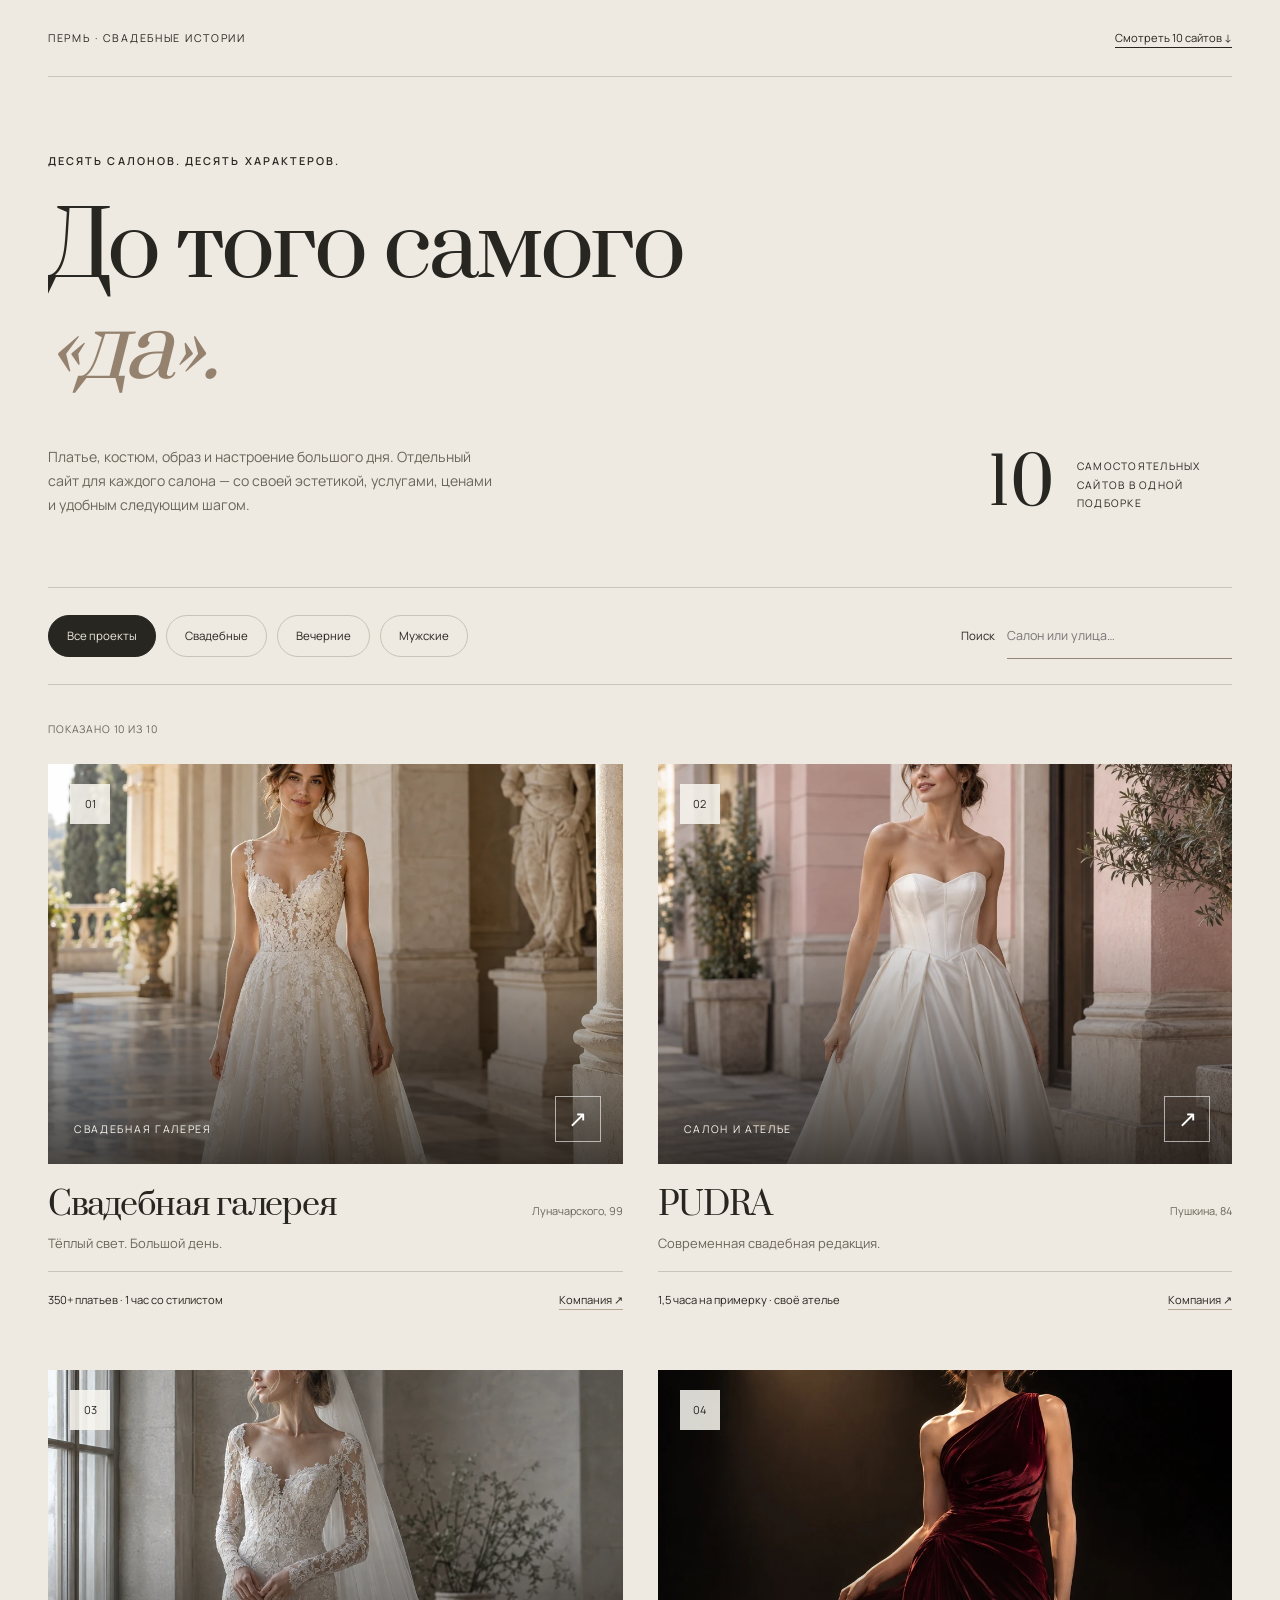
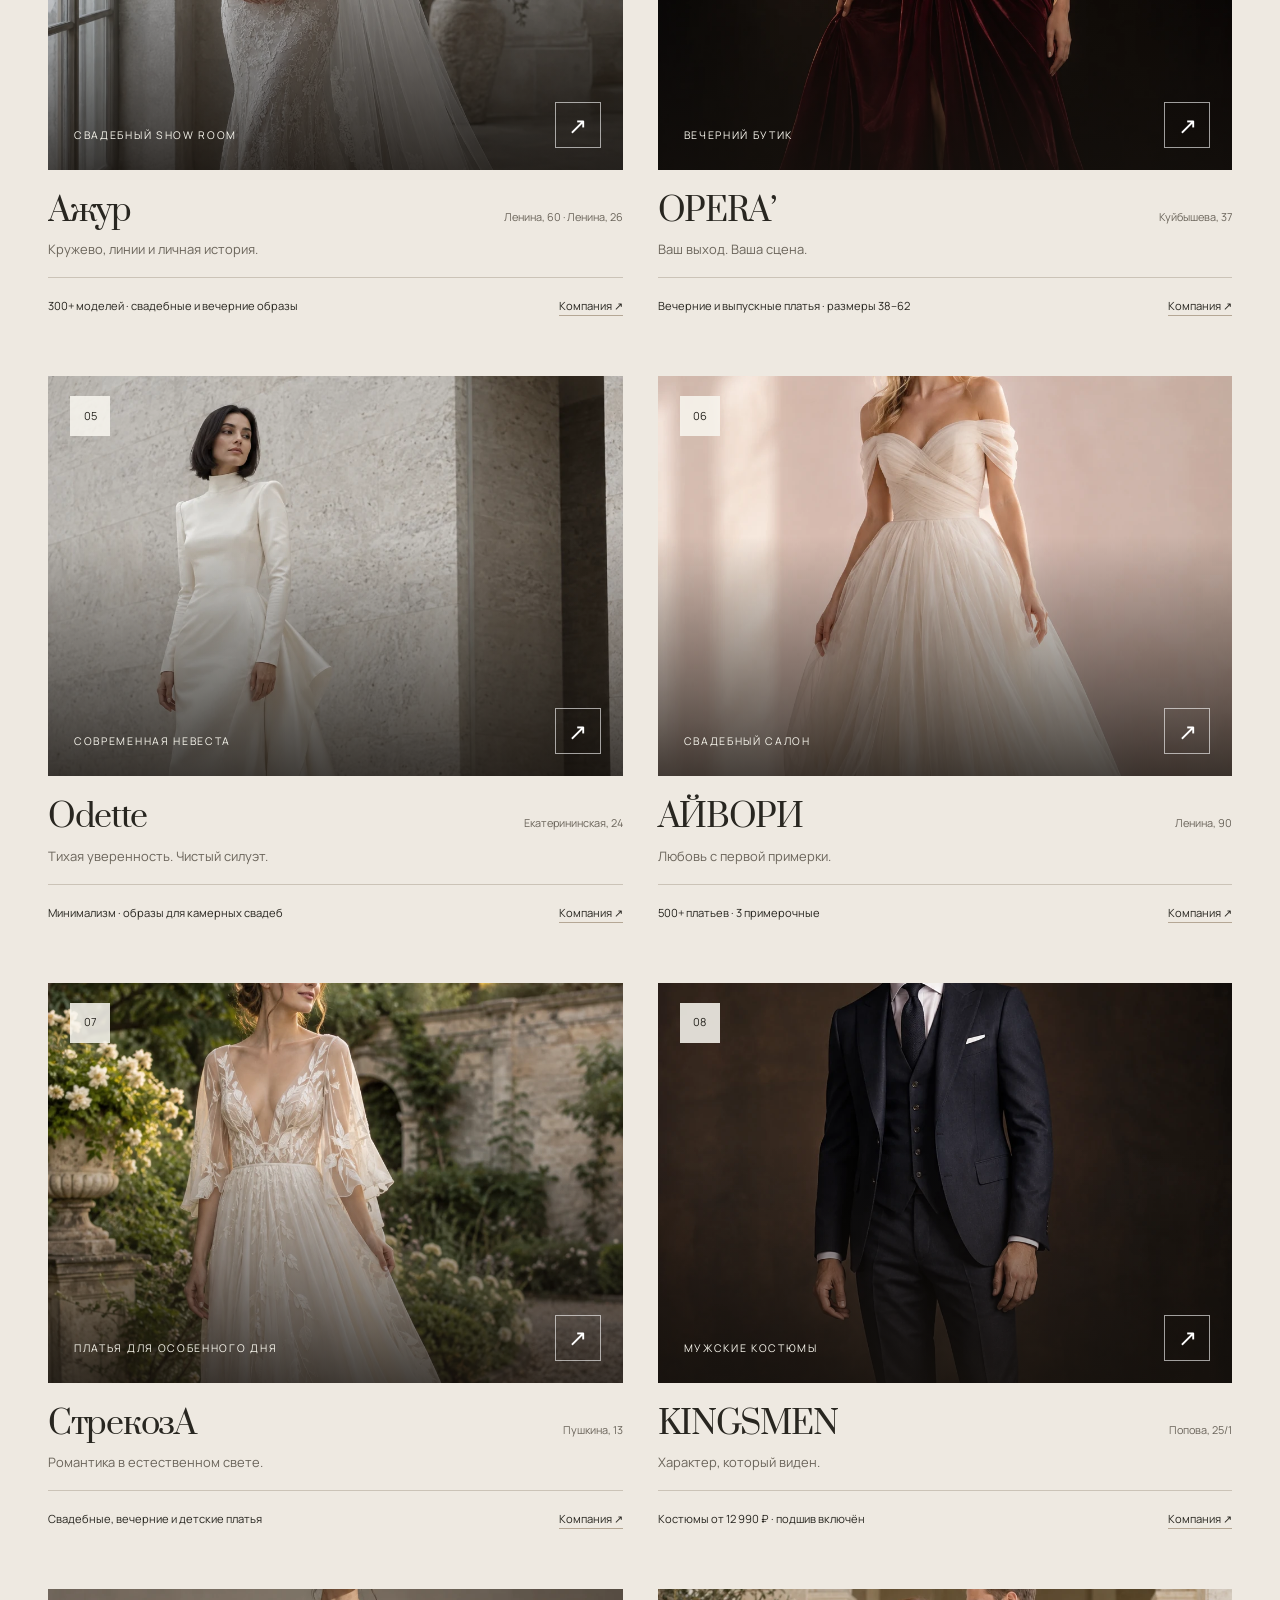
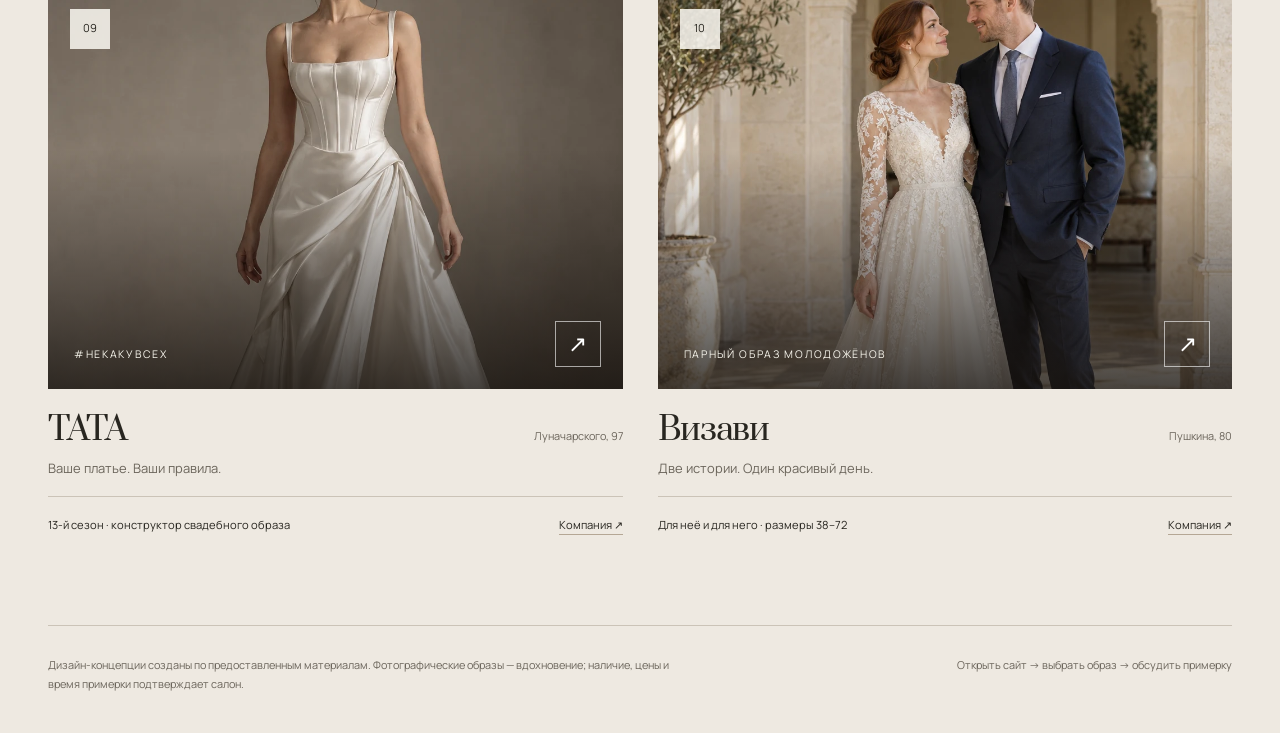
<file: index.html>
<!doctype html><html lang="ru"><head><meta charset="utf-8"><meta name="viewport" content="width=device-width,initial-scale=1"><meta name="theme-color" content="#eee9e1"><title>Особенный день — 10 сайтов свадебных салонов Перми</title><meta name="description" content="Свадебная галерея, PUDRA, Ажур, OPERA, Odette, АЙВОРИ, СтрекозА, KINGSMEN, ТАТА и Визави. Десять отдельных современных сайтов."><link rel="stylesheet" href="shared/base.css"><style>
:root{--bg:#eee9e1;--ink:#282620;--muted:#6b655b;--accent:#9c7151;--line:#cbc3b7}body{background:var(--bg)}.directory-header{padding:28px 0;display:flex;align-items:center;justify-content:space-between;gap:20px;border-bottom:1px solid var(--line)}.directory-header>span{font-size:.67rem;letter-spacing:.16em;text-transform:uppercase}.directory-header>a{font-size:.7rem;border-bottom:1px solid var(--ink)}.directory-hero{padding:75px 0 70px;position:relative}.directory-hero .eyebrow{margin-bottom:30px}.directory-hero h1{font-size:clamp(3.3rem,7vw,7rem);max-width:1000px;line-height:1.12}.directory-hero h1 em{font-style:italic;color:#94816e}.directory-intro{display:grid;grid-template-columns:1fr 1fr;gap:65px;margin-top:45px;align-items:end}.directory-intro>p{font-size:.88rem;max-width:450px;color:var(--muted)}.directory-intro .count{display:flex;align-items:center;gap:22px;justify-self:end}.count strong{font:400 4rem/1 var(--serif)}.count span{font-size:.65rem;max-width:155px;line-height:1.8;letter-spacing:.12em;text-transform:uppercase}.directory-tools{display:flex;justify-content:space-between;gap:30px;align-items:center;padding:25px 0;border-top:1px solid var(--line);border-bottom:1px solid var(--line);margin-bottom:36px}.directory-filters{display:flex;gap:10px;flex-wrap:wrap}.directory-filters button{border:1px solid var(--line);background:transparent;border-radius:40px;padding:10px 18px;font-size:.72rem}.directory-filters button[aria-pressed=true]{background:var(--ink);border-color:var(--ink);color:var(--bg)}.directory-search{display:flex;gap:12px;align-items:center;font-size:.72rem}.directory-search input{border:0;border-bottom:1px solid #938777;background:transparent;padding:12px 0;width:225px;color:var(--ink);font-size:.78rem}.directory-grid{display:grid;grid-template-columns:1fr 1fr;gap:60px 35px;padding-bottom:90px}.project-card{min-width:0}.project-art{height:400px;position:relative;overflow:hidden;background:var(--card-color)}.project-art img{width:100%;height:100%;object-fit:cover;object-position:center 30%;transition:transform .7s}.project-card:hover img{transform:scale(1.04)}.project-art:after{content:'';position:absolute;inset:40% 0 0;background:linear-gradient(0deg,#15110dc7,transparent);pointer-events:none}.project-no{position:absolute;top:20px;left:22px;width:40px;height:40px;display:grid;place-items:center;background:#f9f6efdd;font-size:.69rem;z-index:1}.project-art .project-tag{position:absolute;bottom:25px;left:26px;z-index:1;color:#f8f6ed;font-size:.66rem;text-transform:uppercase;letter-spacing:.16em}.project-art .project-arrow{position:absolute;right:22px;bottom:22px;border:1px solid #fff9;color:white;width:46px;height:46px;display:grid;place-items:center;z-index:1;font-size:23px}.project-title{margin-top:23px;display:flex;gap:20px;justify-content:space-between;align-items:baseline}.project-title h2{font-size:2rem;letter-spacing:-.04em}.project-title span{font-size:.68rem;color:var(--muted);text-align:right}.project-style{font-size:.81rem;color:var(--muted);margin:9px 0 17px}.project-bottom{display:flex;justify-content:space-between;gap:25px;font-size:.7rem;border-top:1px solid var(--line);padding-top:18px;align-items:start}.project-bottom p{max-width:310px}.project-bottom a{white-space:nowrap;border-bottom:1px solid #b5a795}.empty{padding:60px 0;text-align:center;color:var(--muted);font-size:.9rem}.directory-footer{padding:30px 0 40px;border-top:1px solid var(--line);font-size:.68rem;display:flex;justify-content:space-between;gap:30px;color:var(--muted)}.directory-footer p{max-width:630px}.result-count{font-size:.66rem;margin-bottom:25px;letter-spacing:.08em;text-transform:uppercase;color:var(--muted)}
@media(max-width:800px){.directory-hero{padding:50px 0}.directory-intro{gap:30px}.directory-tools{align-items:start;flex-direction:column;gap:18px}.directory-search{width:100%}.directory-search input{flex:1;min-width:0}.directory-grid{gap:40px 22px}.project-art{height:330px}.project-title{flex-direction:column;gap:7px}.project-title h2{font-size:1.5rem}.project-title span{text-align:left}.project-bottom{flex-direction:column;gap:10px}.project-tag{max-width:65%;line-height:1.7}.directory-footer{flex-direction:column}}
@media(max-width:540px){.directory-hero h1{font-size:2.8rem}.directory-intro{grid-template-columns:1fr}.directory-intro .count{justify-self:start}.count strong{font-size:3rem}.directory-grid{grid-template-columns:1fr}.project-art{height:400px}.project-title h2{font-size:1.9rem}.directory-header>span{max-width:180px;font-size:.6rem;line-height:1.7}.directory-filters button{padding:9px 14px}.directory-hero .eyebrow{font-size:.59rem}}
</style></head><body><a class="skip-link" href="#projects">К проектам</a><div class="container"><header class="directory-header"><span>Пермь · свадебные истории</span><a href="#projects">Смотреть 10 сайтов ↓</a></header><main><section class="directory-hero"><span class="eyebrow">Десять салонов. Десять характеров.</span><h1>До того самого<br><em>«да».</em></h1><div class="directory-intro"><p>Платье, костюм, образ и настроение большого дня. Отдельный сайт для каждого салона — со своей эстетикой, услугами, ценами и удобным следующим шагом.</p><div class="count"><strong>10</strong><span>самостоятельных сайтов в одной подборке</span></div></div></section><section id="projects"><div class="directory-tools"><div class="directory-filters" role="group" aria-label="Направление салона"><button type="button" data-type="all" aria-pressed="true">Все проекты</button><button type="button" data-type="bridal" aria-pressed="false">Свадебные</button><button type="button" data-type="evening" aria-pressed="false">Вечерние</button><button type="button" data-type="men" aria-pressed="false">Мужские</button></div><label class="directory-search">Поиск <input id="project-search" type="search" placeholder="Салон или улица…"></label></div><p class="result-count" id="result-count" role="status">Показано 10 из 10</p><div class="directory-grid"><article class="project-card" data-types="bridal" data-search="свадебная галерея  луначарского, 99" style="--card-color:#b3a283"><a class="project-art" style="display:block" href="wedding-gallery/" aria-label="Открыть сайт Свадебная галерея"><img src="assets/wedding-gallery-hero.webp" alt="Концепция сайта Свадебная галерея: образ для вдохновения" width="1024" height="1536" loading="eager"><span class="project-no">01</span><span class="project-tag">Свадебная галерея</span><span class="project-arrow" aria-hidden="true">↗</span></a><div class="project-title"><a href="wedding-gallery/"><h2>Свадебная галерея</h2></a><span>Луначарского, 99</span></div><p class="project-style">Тёплый свет. Большой день.</p><div class="project-bottom"><p>350+ платьев · 1 час со стилистом</p><a href="https://2gis.ru/perm/search/%D1%81%D0%B2%D0%B0%D0%B4%D0%B5%D0%B1%D0%BD%D1%8B%D0%B9%20%D1%81%D0%B0%D0%BB%D0%BE%D0%BD/firm/70000001030771927/56.223139%2C58.003812?m=56.764543%2C57.9848%2F8.76" target="_blank" rel="noopener noreferrer">Компания ↗</a></div></article><article class="project-card" data-types="bridal" data-search="pudra пудра пушкина, 84" style="--card-color:#c18d89"><a class="project-art" style="display:block" href="pudra/" aria-label="Открыть сайт PUDRA"><img src="assets/pudra-hero.webp" alt="Концепция сайта PUDRA: образ для вдохновения" width="1024" height="1536" loading="eager"><span class="project-no">02</span><span class="project-tag">Салон и ателье</span><span class="project-arrow" aria-hidden="true">↗</span></a><div class="project-title"><a href="pudra/"><h2>PUDRA</h2></a><span>Пушкина, 84</span></div><p class="project-style">Современная свадебная редакция.</p><div class="project-bottom"><p>1,5 часа на примерку · своё ателье</p><a href="https://2gis.ru/perm/search/%D1%81%D0%B2%D0%B0%D0%B4%D0%B5%D0%B1%D0%BD%D1%8B%D0%B9%20%D1%81%D0%B0%D0%BB%D0%BE%D0%BD/firm/70000001028732818/56.240423%2C58.005425?m=56.764543%2C57.9848%2F8.76" target="_blank" rel="noopener noreferrer">Компания ↗</a></div></article><article class="project-card" data-types="bridal evening" data-search="ажур  ленина, 60 · ленина, 26" style="--card-color:#989796"><a class="project-art" style="display:block" href="ajur/" aria-label="Открыть сайт Ажур"><img src="assets/ajur-hero.webp" alt="Концепция сайта Ажур: образ для вдохновения" width="1024" height="1536" loading="lazy"><span class="project-no">03</span><span class="project-tag">Свадебный show room</span><span class="project-arrow" aria-hidden="true">↗</span></a><div class="project-title"><a href="ajur/"><h2>Ажур</h2></a><span>Ленина, 60 · Ленина, 26</span></div><p class="project-style">Кружево, линии и личная история.</p><div class="project-bottom"><p>300+ моделей · свадебные и вечерние образы</p><a href="https://vk.ru/salonajur" target="_blank" rel="noopener noreferrer">Компания ↗</a></div></article><article class="project-card" data-types="evening bridal" data-search="opera’ опера куйбышева, 37" style="--card-color:#78323e"><a class="project-art" style="display:block" href="opera/" aria-label="Открыть сайт OPERA’"><img src="assets/opera-hero.webp" alt="Концепция сайта OPERA’: образ для вдохновения" width="1024" height="1536" loading="lazy"><span class="project-no">04</span><span class="project-tag">Вечерний бутик</span><span class="project-arrow" aria-hidden="true">↗</span></a><div class="project-title"><a href="opera/"><h2>OPERA’</h2></a><span>Куйбышева, 37</span></div><p class="project-style">Ваш выход. Ваша сцена.</p><div class="project-bottom"><p>Вечерние и выпускные платья · размеры 38–62</p><a href="https://2gis.ru/perm/search/%D1%81%D0%B2%D0%B0%D0%B4%D0%B5%D0%B1%D0%BD%D1%8B%D0%B9%20%D1%81%D0%B0%D0%BB%D0%BE%D0%BD/firm/70000001038741219/56.23456%2C58.007558?m=56.764543%2C57.9848%2F8.76" target="_blank" rel="noopener noreferrer">Компания ↗</a></div></article><article class="project-card" data-types="bridal" data-search="odette одетта екатерининская, 24" style="--card-color:#a69a84"><a class="project-art" style="display:block" href="odette/" aria-label="Открыть сайт Odette"><img src="assets/odette-hero.webp" alt="Концепция сайта Odette: образ для вдохновения" width="1024" height="1536" loading="lazy"><span class="project-no">05</span><span class="project-tag">Современная невеста</span><span class="project-arrow" aria-hidden="true">↗</span></a><div class="project-title"><a href="odette/"><h2>Odette</h2></a><span>Екатерининская, 24</span></div><p class="project-style">Тихая уверенность. Чистый силуэт.</p><div class="project-bottom"><p>Минимализм · образы для камерных свадеб</p><a href="https://2gis.ru/perm/search/%D1%81%D0%B2%D0%B0%D0%B4%D0%B5%D0%B1%D0%BD%D1%8B%D0%B9%20%D1%81%D0%B0%D0%BB%D0%BE%D0%BD/firm/70000001007477660/56.259671%2C58.014737?m=56.764543%2C57.9848%2F8.76" target="_blank" rel="noopener noreferrer">Компания ↗</a></div></article><article class="project-card" data-types="bridal" data-search="айвори  ленина, 90" style="--card-color:#a4225a"><a class="project-art" style="display:block" href="ivory/" aria-label="Открыть сайт АЙВОРИ"><img src="assets/ivory-hero.webp" alt="Концепция сайта АЙВОРИ: образ для вдохновения" width="1024" height="1536" loading="lazy"><span class="project-no">06</span><span class="project-tag">Свадебный салон</span><span class="project-arrow" aria-hidden="true">↗</span></a><div class="project-title"><a href="ivory/"><h2>АЙВОРИ</h2></a><span>Ленина, 90</span></div><p class="project-style">Любовь с первой примерки.</p><div class="project-bottom"><p>500+ платьев · 3 примерочные</p><a href="https://vk.ru/sofyaperm" target="_blank" rel="noopener noreferrer">Компания ↗</a></div></article><article class="project-card" data-types="bridal evening" data-search="стрекоза  пушкина, 13" style="--card-color:#768273"><a class="project-art" style="display:block" href="strekoza/" aria-label="Открыть сайт СтрекозА"><img src="assets/strekoza-hero.webp" alt="Концепция сайта СтрекозА: образ для вдохновения" width="1024" height="1536" loading="lazy"><span class="project-no">07</span><span class="project-tag">Платья для особенного дня</span><span class="project-arrow" aria-hidden="true">↗</span></a><div class="project-title"><a href="strekoza/"><h2>СтрекозА</h2></a><span>Пушкина, 13</span></div><p class="project-style">Романтика в естественном свете.</p><div class="project-bottom"><p>Свадебные, вечерние и детские платья</p><a href="https://vk.ru/salon_strekoza" target="_blank" rel="noopener noreferrer">Компания ↗</a></div></article><article class="project-card" data-types="men" data-search="kingsmen кингсмен попова, 25/1" style="--card-color:#a28b58"><a class="project-art" style="display:block" href="kingsmen/" aria-label="Открыть сайт KINGSMEN"><img src="assets/kingsmen-hero.webp" alt="Концепция сайта KINGSMEN: образ для вдохновения" width="1024" height="1536" loading="lazy"><span class="project-no">08</span><span class="project-tag">Мужские костюмы</span><span class="project-arrow" aria-hidden="true">↗</span></a><div class="project-title"><a href="kingsmen/"><h2>KINGSMEN</h2></a><span>Попова, 25/1</span></div><p class="project-style">Характер, который виден.</p><div class="project-bottom"><p>Костюмы от 12 990 ₽ · подшив включён</p><a href="https://vk.ru/kingsmen_shop" target="_blank" rel="noopener noreferrer">Компания ↗</a></div></article><article class="project-card" data-types="bridal" data-search="тата  луначарского, 97" style="--card-color:#a48b78"><a class="project-art" style="display:block" href="tata/" aria-label="Открыть сайт ТАТА"><img src="assets/tata-hero.webp" alt="Концепция сайта ТАТА: образ для вдохновения" width="1024" height="1536" loading="lazy"><span class="project-no">09</span><span class="project-tag">#НЕКАКУВСЕХ</span><span class="project-arrow" aria-hidden="true">↗</span></a><div class="project-title"><a href="tata/"><h2>ТАТА</h2></a><span>Луначарского, 97</span></div><p class="project-style">Ваше платье. Ваши правила.</p><div class="project-bottom"><p>13-й сезон · конструктор свадебного образа</p><a href="https://vk.ru/tatabride" target="_blank" rel="noopener noreferrer">Компания ↗</a></div></article><article class="project-card" data-types="bridal evening men" data-search="визави  пушкина, 80" style="--card-color:#93a6b4"><a class="project-art" style="display:block" href="visavi/" aria-label="Открыть сайт Визави"><img src="assets/visavi-hero.webp" alt="Концепция сайта Визави: образ для вдохновения" width="1024" height="1536" loading="lazy"><span class="project-no">10</span><span class="project-tag">Парный образ молодожёнов</span><span class="project-arrow" aria-hidden="true">↗</span></a><div class="project-title"><a href="visavi/"><h2>Визави</h2></a><span>Пушкина, 80</span></div><p class="project-style">Две истории. Один красивый день.</p><div class="project-bottom"><p>Для неё и для него · размеры 38–72</p><a href="https://vk.ru/club61878132" target="_blank" rel="noopener noreferrer">Компания ↗</a></div></article></div><p class="empty" id="empty" hidden>Ничего не найдено. Попробуйте другое название или сбросьте фильтр.</p></section></main><footer class="directory-footer"><p>Дизайн-концепции созданы по предоставленным материалам. Фотографические образы — вдохновение; наличие, цены и время примерки подтверждает салон.</p><span>Открыть сайт → выбрать образ → обсудить примерку</span></footer></div><script>
(()=>{let type='all';const input=document.querySelector('#project-search'),cards=[...document.querySelectorAll('.project-card')],buttons=[...document.querySelectorAll('[data-type]')];function update(){const q=input.value.toLocaleLowerCase('ru-RU').trim().replace(/ё/g,'е');let shown=0;cards.forEach(c=>{c.hidden=(type!=='all'&&!c.dataset.types.split(' ').includes(type))||!c.dataset.search.replace(/ё/g,'е').includes(q);if(!c.hidden)shown++});document.querySelector('#result-count').textContent='Показано '+shown+' из 10';document.querySelector('#empty').hidden=shown>0}buttons.forEach(b=>b.addEventListener('click',()=>{type=b.dataset.type;buttons.forEach(x=>x.setAttribute('aria-pressed',String(x===b)));update()}));input.addEventListener('input',update)})();
</script></body></html>
</file>
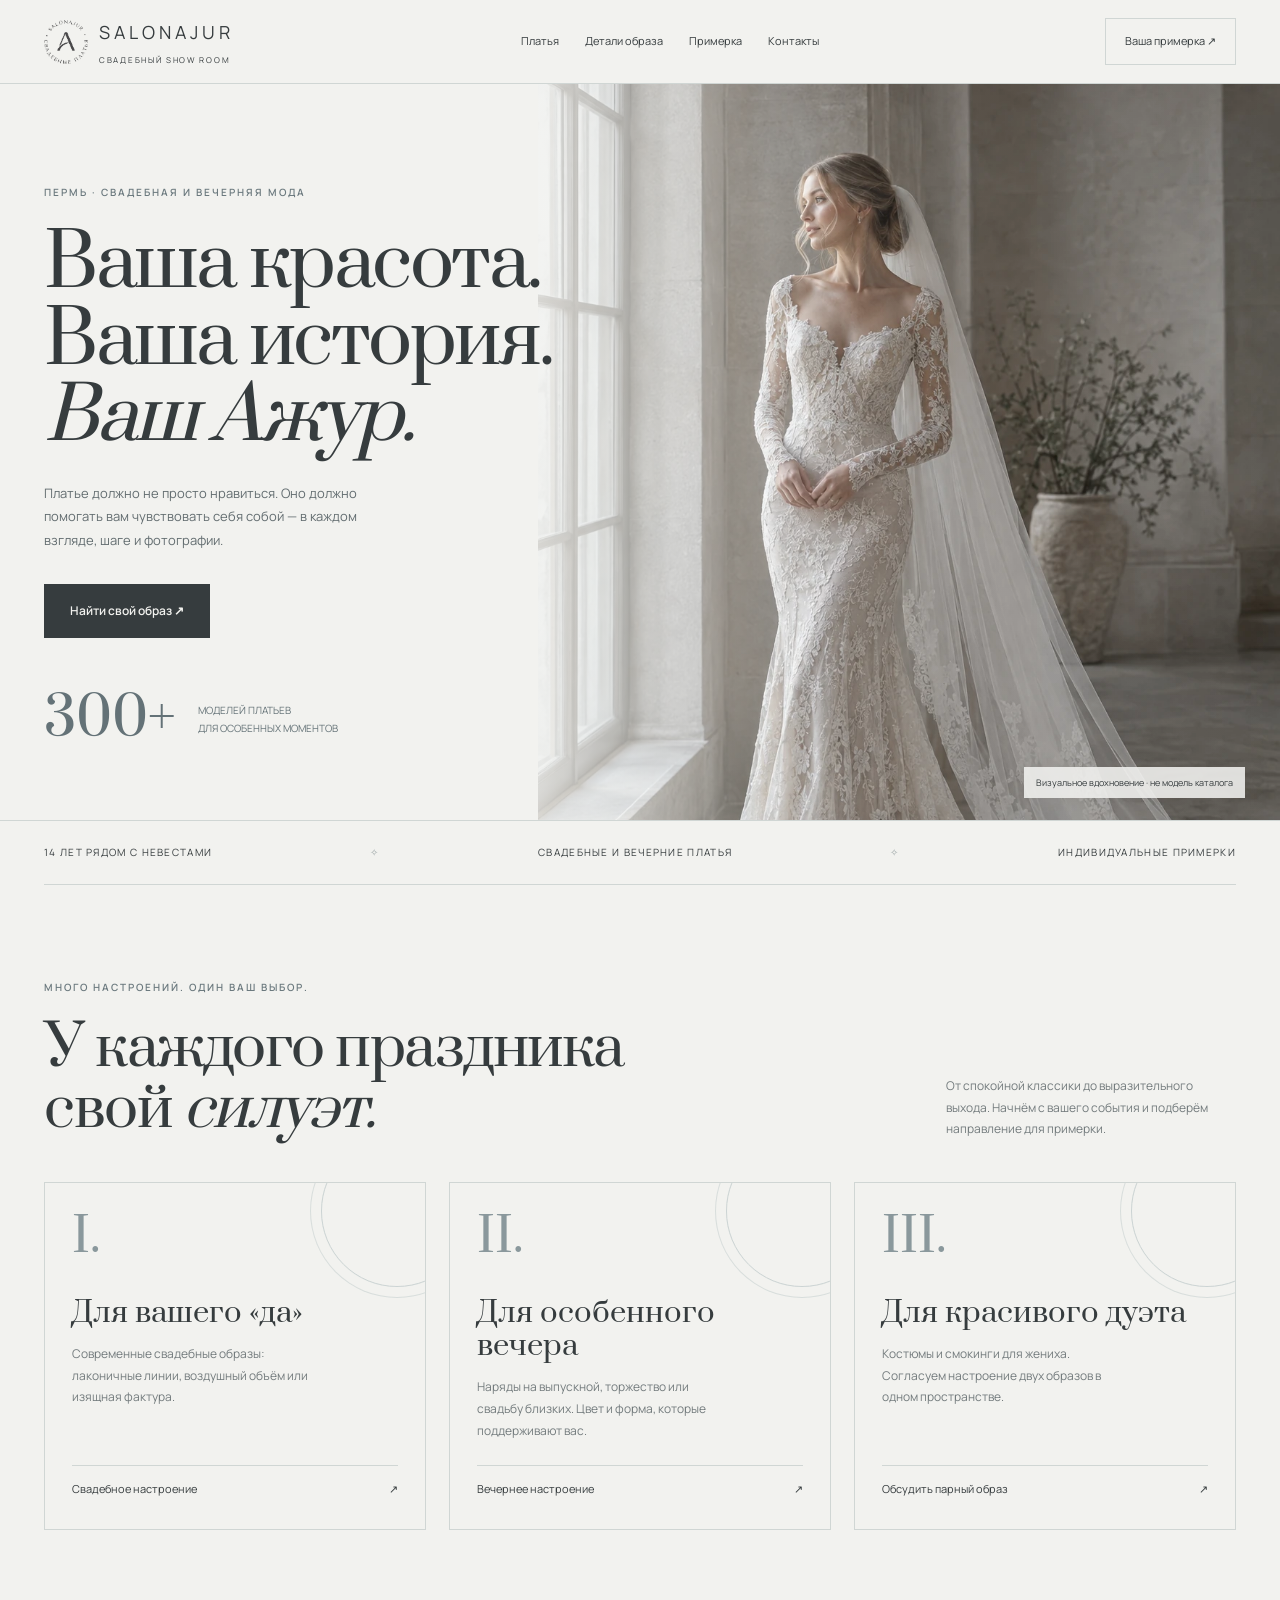
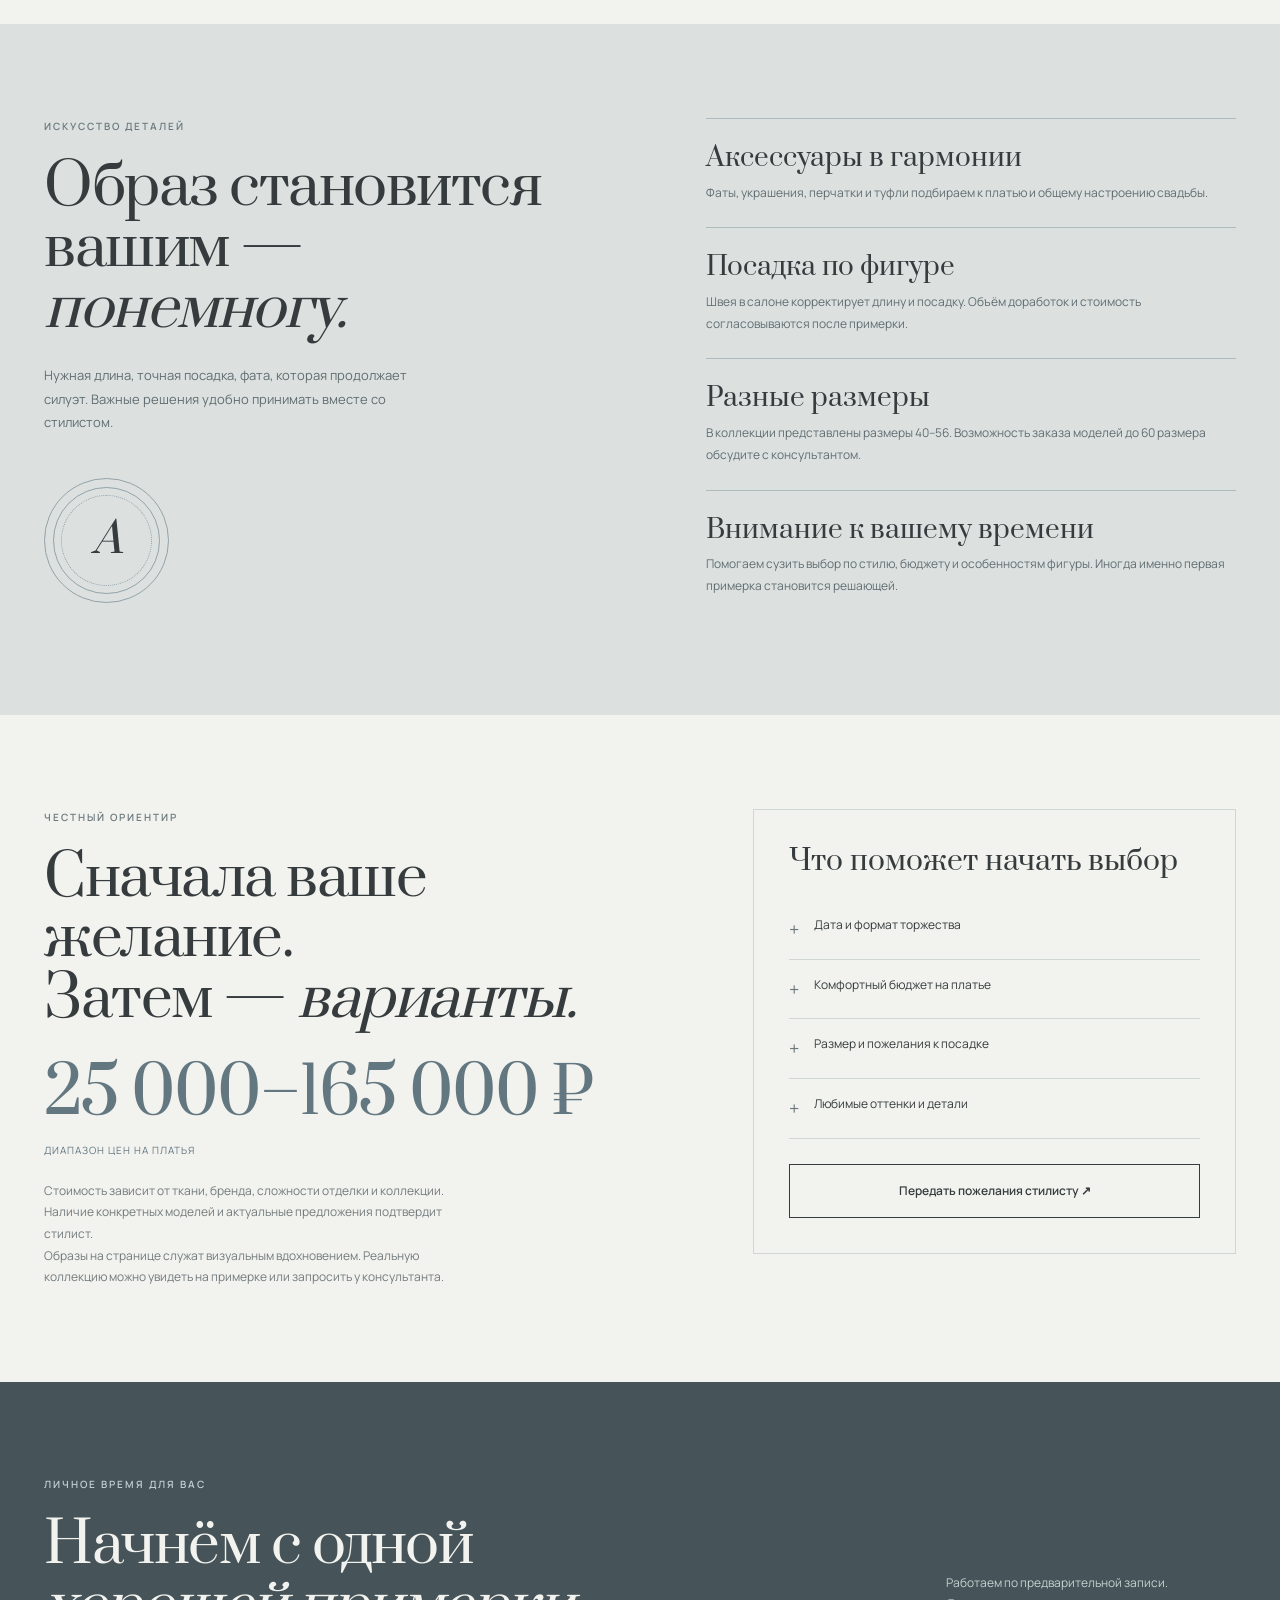
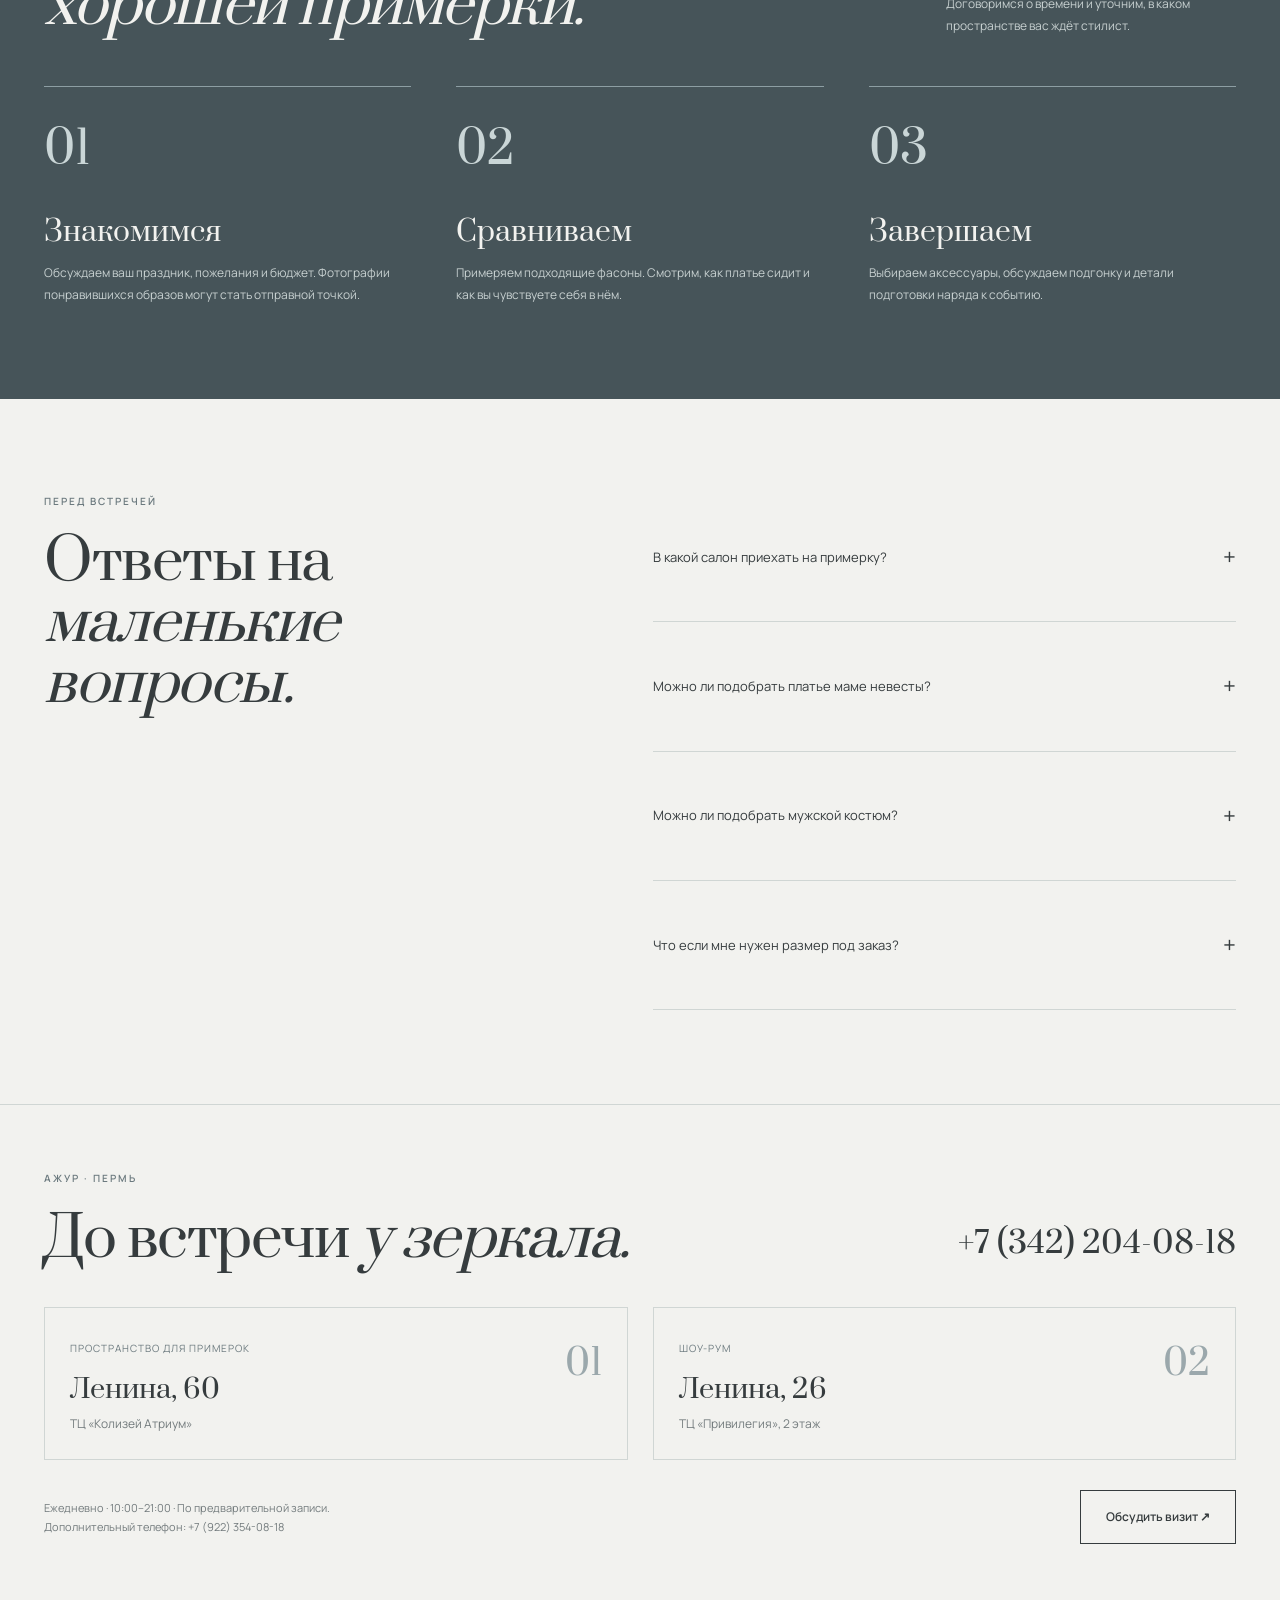
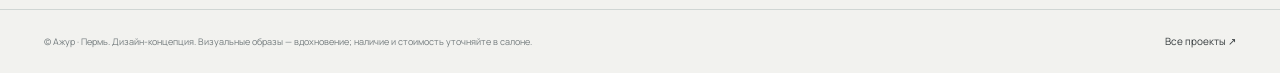
<file: ajur/index.html>
<!doctype html><html lang="ru"><head><meta charset="utf-8"><meta name="viewport" content="width=device-width, initial-scale=1"><title>Ажур — свадебные и вечерние платья в Перми</title><meta name="description" content="Свадебный show room Ажур в Перми. Более 300 моделей, свадебные и вечерние платья, мужские костюмы и подгонка. Примерки по предварительной записи."><meta name="theme-color" content="#f1f1ef"><link rel="icon" href="../assets/ajur-logo.webp"><link rel="stylesheet" href="../shared/base.css">
<style>
:root{--paper:#f2f2ef;--ink:#363c3e;--muted:#737b7d;--accent:#6b797e;--line:#d0d6d4;--silver:#dce1e0;--serif:'Editorial',Georgia,serif;--sans:'Manrope',Arial,sans-serif}body{font-family:var(--sans);color:var(--ink);background:var(--paper)}.container{max-width:1320px;width:calc(100% - 88px);margin:auto}.site-header{padding:17px 0;background:var(--paper);position:relative;z-index:20;border-bottom:1px solid var(--line)}.header-row{display:flex;align-items:center;justify-content:space-between;gap:26px}.brand{display:flex;align-items:center;gap:11px;color:inherit;text-decoration:none}.brand img{width:44px;height:44px;object-fit:contain;mix-blend-mode:multiply}.brand span{font-size:18px;font-weight:400;letter-spacing:4px}.brand small{font-size:8px;letter-spacing:1.7px;display:block;margin-top:5px}.nav-links{display:flex;gap:26px;font-size:11px}.nav-links a{color:inherit;text-decoration:none}.header-action{background:none;border:1px solid var(--line);padding:13px 19px;font-size:11px;color:inherit}.menu-toggle{display:none}.eyebrow{font-size:10px;letter-spacing:2px;text-transform:uppercase;color:var(--accent)}h1,h2,h3{font-family:var(--serif);font-weight:400}h1{font-size:clamp(50px,5.7vw,89px);line-height:1.05;letter-spacing:-2.5px}h2{font-size:clamp(38px,4.4vw,64px);line-height:1.08;letter-spacing:-1.5px}h3{font-size:29px;line-height:1.15}p{line-height:1.8}.btn{background:var(--ink);color:var(--paper);border:1px solid var(--ink);display:inline-flex;justify-content:center;align-items:center;gap:25px;min-height:54px;padding:17px 25px;font-size:12px;text-decoration:none;cursor:pointer}.btn:hover{background:#68777a;border-color:#68777a}.btn-outline{background:none;color:var(--ink)}.hero{position:relative;overflow:hidden;min-height:700px;border-bottom:1px solid var(--line)}.hero-image{position:absolute;right:0;top:0;width:58%;height:100%;object-fit:cover;object-position:center 15%}.hero::after{content:'';position:absolute;inset:0;background:linear-gradient(90deg,var(--paper) 30%,rgba(242,242,239,.93) 39%,rgba(242,242,239,.07) 67%,transparent 100%);pointer-events:none}.hero .container{position:relative;z-index:2;padding:100px 0 75px}.hero-copy{width:56%;max-width:640px}.hero h1{margin:26px 0}.hero p{font-size:13px;max-width:355px;color:#636d70;margin-bottom:32px}.hero-below{display:flex;gap:22px;align-items:center;margin-top:55px;color:#647277}.hero-below strong{font-family:var(--serif);font-size:52px;font-weight:400;line-height:1}.hero-below span{font-size:10px;line-height:1.8;max-width:180px}.hero-caption{position:absolute;right:35px;bottom:22px;z-index:3;font-size:9px;padding:8px 12px;background:rgba(242,242,239,.88);color:var(--ink)}.ribbon{display:flex;justify-content:space-between;gap:20px;padding:23px 0;border-bottom:1px solid var(--line);font-size:10px;letter-spacing:1.3px;text-transform:uppercase}.ribbon i{font-style:normal;color:#9aa4a5}.section{padding:94px 0}.section-heading{display:flex;justify-content:space-between;gap:30px;align-items:end;margin-bottom:42px}.section-heading h2{margin:16px 0 0;max-width:780px}.section-heading p{font-size:12px;color:var(--muted);max-width:290px;margin:0}.style-grid{display:grid;grid-template-columns:repeat(3,1fr);gap:23px}.style-card{padding:30px 27px;position:relative;border:1px solid var(--line);display:flex;flex-direction:column;min-height:330px;overflow:hidden}.style-card::before{content:'';position:absolute;right:-48px;top:-48px;width:150px;height:150px;border:1px solid #b8c4c5;border-radius:50%;box-shadow:0 0 0 10px var(--paper),0 0 0 11px #cad3d2;opacity:.65}.style-card .num{font-family:var(--serif);font-size:48px;line-height:1;color:#8a989c}.style-card h3{margin:35px 0 14px;position:relative}.style-card p{font-size:12px;color:var(--muted);max-width:250px;margin:0 0 24px}.style-card button{background:none;color:var(--ink);border:0;border-top:1px solid var(--line);font-size:11px;padding:14px 0 0;cursor:pointer;text-align:left;display:flex;justify-content:space-between;margin-top:auto}.details-section{background:var(--silver)}.details-grid{display:grid;grid-template-columns:1fr 1fr;gap:11%}.details-grid h2{margin:17px 0 25px}.details-grid>div>p{font-size:13px;color:#616d70;max-width:380px}.lace-symbol{width:125px;height:125px;border-radius:50%;border:1px solid #93a2a7;position:relative;margin-top:43px;display:grid;place-items:center;font-family:var(--serif);font-style:italic;font-size:42px}.lace-symbol::before,.lace-symbol::after{content:'';position:absolute;border:1px solid #93a2a7;border-radius:50%;inset:8px}.lace-symbol::after{inset:16px;border-style:dotted}.details-list article{padding:24px 0;border-top:1px solid #aebbbd}.details-list h3{margin:0 0 9px;font-size:26px}.details-list p{font-size:12px;margin:0;color:#616d70}.price-grid{display:grid;grid-template-columns:1.1fr .9fr;gap:10%;align-items:start}.price-grid h2{margin:16px 0 26px}.price-value{font-family:var(--serif);font-size:clamp(42px,5vw,68px);line-height:1.2;color:#637780;letter-spacing:-2px}.price-value span{font:10px var(--sans);letter-spacing:1px;display:block;margin:10px 0 23px}.price-grid p{font-size:12px;color:var(--muted);max-width:420px}.price-note-box{border:1px solid var(--line);padding:35px}.price-note-box h3{margin:0 0 23px;font-size:28px}.price-note-box ul{list-style:none;padding:0;margin:0 0 25px}.price-note-box li{display:flex;gap:15px;border-bottom:1px solid var(--line);padding:15px 0;font-size:12px;line-height:1.6}.price-note-box li::before{content:'+';font-size:18px;color:var(--accent)}.price-note-box .btn{width:100%}.fitting{background:#465459;color:var(--paper)}.fitting .eyebrow{color:#c1cfd2}.fitting .section-heading p{color:#c7d0d0}.fitting h2{margin:16px 0 0}.fitting-flow{display:grid;grid-template-columns:repeat(3,1fr);gap:45px;margin-top:50px}.fitting-flow article{border-top:1px solid #8d9ea3;padding-top:25px}.fitting-flow b{font-family:var(--serif);font-size:45px;font-weight:400;color:#cad6d7}.fitting-flow h3{margin:27px 0 14px;font-size:28px}.fitting-flow p{font-size:12px;color:#c7d0d0;margin:0}.faq-grid{display:grid;grid-template-columns:.9fr 1.1fr;gap:11%}.faq-grid h2{margin:16px 0}.faq-list details{border-bottom:1px solid var(--line);padding:21px 0}.faq-list summary{font-size:13px;line-height:1.7;cursor:pointer}.faq-list p{font-size:12px;color:var(--muted);margin:16px 0 2px}.contact{border-top:1px solid var(--line);padding:65px 0}.contact-top{display:flex;justify-content:space-between;gap:30px;align-items:end;margin-bottom:38px}.contact h2{margin:16px 0 0}.contact-top .phone{font-family:var(--serif);font-size:31px;color:inherit;text-decoration:none;white-space:nowrap}.locations{display:grid;grid-template-columns:1fr 1fr;gap:25px}.location{border:1px solid var(--line);padding:25px;display:flex;justify-content:space-between;gap:20px}.location b{font-weight:400;font-size:10px;color:var(--accent);letter-spacing:1px}.location h3{margin:13px 0 8px;font-size:27px}.location p{font-size:12px;margin:0;color:var(--muted)}.location>span{font-family:var(--serif);font-size:36px;color:#9ba8ac}.contact-bottom{display:flex;justify-content:space-between;gap:30px;align-items:center;margin-top:30px}.contact-bottom p{font-size:11px;color:var(--muted);margin:0;max-width:540px}.contact-bottom a{font-size:11px;color:inherit;text-underline-offset:5px}.footer{border-top:1px solid var(--line);padding:23px 0}.footer-row{display:flex;justify-content:space-between;gap:25px;align-items:center}.footer p{font-size:9px;color:var(--muted);max-width:730px;line-height:1.7;margin:0}.footer a{font-size:10px;color:inherit;white-space:nowrap}
@media(max-width:1000px){.container{width:calc(100% - 48px)}.header-action{display:none}.nav-links{gap:20px}.hero{min-height:650px}.hero .container{padding-top:80px}.style-card{padding:24px}.details-grid,.price-grid,.faq-grid{gap:7%}.fitting-flow{gap:25px}.contact-top .phone{font-size:26px}}
@media(max-width:800px){.container{width:calc(100% - 36px)}.site-header{padding:13px 0}.brand span{font-size:16px;letter-spacing:3px}.brand img{width:37px;height:37px}.menu-toggle{display:block;background:none;border:1px solid var(--line);padding:9px 13px;font-size:11px;color:inherit}.nav-links{display:none;position:absolute;left:0;right:0;top:100%;background:var(--paper);padding:22px;flex-direction:column;border-bottom:1px solid var(--line)}.site-header:has([data-menu-toggle][aria-expanded=true]) .nav-links,.nav-links.is-open{display:flex}.hero{min-height:0;display:flex;flex-direction:column}.hero .container{order:0;padding:42px 0 35px}.hero-copy{width:100%;max-width:none}.hero h1{font-size:55px;letter-spacing:-2px;margin:22px 0}.hero p{max-width:420px;margin-bottom:25px}.hero-below{margin-top:28px}.hero-below strong{font-size:43px}.hero-image{position:static;order:1;width:100%;height:480px}.hero::after{display:none}.hero-caption{right:18px;bottom:18px;max-width:calc(100% - 36px)}.ribbon{display:grid;grid-template-columns:1fr 1fr;gap:13px;padding:19px 0;font-size:9px;letter-spacing:.6px}.ribbon i{display:none}.section{padding:62px 0}h2{font-size:43px}.section-heading{display:block;margin-bottom:30px}.section-heading p{max-width:none;margin-top:22px}.style-grid,.details-grid,.price-grid,.faq-grid,.fitting-flow,.locations{grid-template-columns:1fr}.style-card{min-height:290px;padding:26px}.style-card h3{margin-top:22px}.style-card p{max-width:none}.details-grid,.price-grid,.faq-grid{gap:30px}.lace-symbol{display:none}.price-note-box{padding:27px}.price-value{font-size:46px}.fitting-flow{gap:27px;margin-top:33px}.fitting-flow article{padding-top:19px}.fitting-flow h3{margin:17px 0 12px}.contact-top{display:block}.contact-top .phone{display:inline-block;margin-top:22px;font-size:28px}.location{padding:23px}.contact-bottom{display:block}.contact-bottom a{display:inline-block;margin-top:17px}.footer-row{display:block}.footer a{display:inline-block;margin-top:13px}}
@media(prefers-reduced-motion:reduce){*{scroll-behavior:auto!important;animation:none!important;transition:none!important}}
</style></head><body data-name="Ажур" data-phone="+7 (342) 204-08-18"><a class="skip-link" href="#main">Перейти к содержанию</a><header class="site-header" data-header><div class="container header-row"><a class="brand" href="#main" aria-label="Ажур — главная"><img src="../assets/ajur-logo.svg" alt="Логотип Ажура"><span>SALONAJUR<small>СВАДЕБНЫЙ SHOW ROOM</small></span></a><nav class="nav-links" data-mobile-nav aria-label="Главная навигация"><a href="#styles">Платья</a><a href="#details">Детали образа</a><a href="#fitting">Примерка</a><a href="#contacts">Контакты</a></nav><button class="header-action" type="button" data-book>Ваша примерка ↗</button><button class="menu-toggle" type="button" data-menu-toggle aria-expanded="false" aria-label="Открыть меню">Меню</button></div></header>
<main id="main"><section class="hero"><img class="hero-image" src="../assets/ajur-hero.webp" alt="Иллюстративный свадебный образ с деликатными деталями" width="900" height="1200" fetchpriority="high"><div class="container"><div class="hero-copy"><span class="eyebrow">Пермь · Свадебная и вечерняя мода</span><h1>Ваша красота.<br>Ваша история.<br><em>Ваш Ажур.</em></h1><p>Платье должно не просто нравиться. Оно должно помогать вам чувствовать себя собой — в каждом взгляде, шаге и фотографии.</p><button class="btn" type="button" data-book data-topic="Индивидуальная примерка в Ажуре">Найти свой образ ↗</button><div class="hero-below"><strong>300+</strong><span>МОДЕЛЕЙ ПЛАТЬЕВ<br>ДЛЯ ОСОБЕННЫХ МОМЕНТОВ</span></div></div></div><span class="hero-caption">Визуальное вдохновение · не модель каталога</span></section><div class="container ribbon"><span>14 лет рядом с невестами</span><i aria-hidden="true">✧</i><span>Свадебные и вечерние платья</span><i aria-hidden="true">✧</i><span>Индивидуальные примерки</span></div>
<section class="section" id="styles"><div class="container"><div class="section-heading"><div><span class="eyebrow">Много настроений. Один ваш выбор.</span><h2>У каждого праздника<br>свой <em>силуэт.</em></h2></div><p>От спокойной классики до выразительного выхода. Начнём с вашего события и подберём направление для примерки.</p></div><div class="style-grid"><article class="style-card"><span class="num">I.</span><h3>Для вашего «да»</h3><p>Современные свадебные образы: лаконичные линии, воздушный объём или изящная фактура.</p><button type="button" data-look="Свадебный образ" data-look-text="Свадебная коллекция Ажура включает разные стилевые направления. На примерке стилист предложит реальные модели по вашим пожеланиям, размеру и бюджету.">Свадебное настроение <span aria-hidden="true">↗</span></button></article><article class="style-card"><span class="num">II.</span><h3>Для особенного вечера</h3><p>Наряды на выпускной, торжество или свадьбу близких. Цвет и форма, которые поддерживают вас.</p><button type="button" data-look="Вечерний образ" data-look-text="Расскажите о мероприятии, дресс-коде и предпочитаемых оттенках. Консультант поможет выбрать вечернее или выпускное платье; стоимость и наличие уточняются в салоне.">Вечернее настроение <span aria-hidden="true">↗</span></button></article><article class="style-card"><span class="num">III.</span><h3>Для красивого дуэта</h3><p>Костюмы и смокинги для жениха. Согласуем настроение двух образов в одном пространстве.</p><button type="button" data-book data-topic="Парный образ: свадебное платье и мужской костюм">Обсудить парный образ <span aria-hidden="true">↗</span></button></article></div></div></section>
<section class="section details-section" id="details"><div class="container details-grid"><div><span class="eyebrow">Искусство деталей</span><h2>Образ становится<br>вашим —<br><em>понемногу.</em></h2><p>Нужная длина, точная посадка, фата, которая продолжает силуэт. Важные решения удобно принимать вместе со стилистом.</p><div class="lace-symbol" aria-hidden="true">A</div></div><div class="details-list"><article><h3>Аксессуары в гармонии</h3><p>Фаты, украшения, перчатки и туфли подбираем к платью и общему настроению свадьбы.</p></article><article><h3>Посадка по фигуре</h3><p>Швея в салоне корректирует длину и посадку. Объём доработок и стоимость согласовываются после примерки.</p></article><article><h3>Разные размеры</h3><p>В коллекции представлены размеры 40–56. Возможность заказа моделей до 60 размера обсудите с консультантом.</p></article><article><h3>Внимание к вашему времени</h3><p>Помогаем сузить выбор по стилю, бюджету и особенностям фигуры. Иногда именно первая примерка становится решающей.</p></article></div></div></section>
<section class="section" id="prices"><div class="container price-grid"><div><span class="eyebrow">Честный ориентир</span><h2>Сначала ваше желание.<br>Затем — <em>варианты.</em></h2><div class="price-value">25 000–165 000 ₽<span>ДИАПАЗОН ЦЕН НА ПЛАТЬЯ</span></div><p>Стоимость зависит от ткани, бренда, сложности отделки и коллекции. Наличие конкретных моделей и актуальные предложения подтвердит стилист.</p><p>Образы на странице служат визуальным вдохновением. Реальную коллекцию можно увидеть на примерке или запросить у консультанта.</p></div><div class="price-note-box"><h3>Что поможет начать выбор</h3><ul><li>Дата и формат торжества</li><li>Комфортный бюджет на платье</li><li>Размер и пожелания к посадке</li><li>Любимые оттенки и детали</li></ul><button class="btn btn-outline" type="button" data-book data-topic="Подбор платья по бюджету и размеру">Передать пожелания стилисту ↗</button></div></div></section>
<section class="section fitting" id="fitting"><div class="container"><div class="section-heading"><div><span class="eyebrow">Личное время для вас</span><h2>Начнём с одной<br><em>хорошей примерки.</em></h2></div><p>Работаем по предварительной записи. Договоримся о времени и уточним, в каком пространстве вас ждёт стилист.</p></div><div class="fitting-flow"><article><b>01</b><h3>Знакомимся</h3><p>Обсуждаем ваш праздник, пожелания и бюджет. Фотографии понравившихся образов могут стать отправной точкой.</p></article><article><b>02</b><h3>Сравниваем</h3><p>Примеряем подходящие фасоны. Смотрим, как платье сидит и как вы чувствуете себя в нём.</p></article><article><b>03</b><h3>Завершаем</h3><p>Выбираем аксессуары, обсуждаем подгонку и детали подготовки наряда к событию.</p></article></div></div></section>
<section class="section"><div class="container faq-grid"><div><span class="eyebrow">Перед встречей</span><h2>Ответы на<br><em>маленькие вопросы.</em></h2></div><div class="faq-list"><details><summary>В какой салон приехать на примерку?</summary><p>У салона два пространства: на Ленина, 60 и Ленина, 26. При записи обязательно подтвердите выбранный адрес и наличие нужных моделей.</p></details><details><summary>Можно ли подобрать платье маме невесты?</summary><p>Да, помимо свадебных в ассортименте есть вечерние и праздничные платья. Расскажите стилисту о формате события и предпочитаемой длине.</p></details><details><summary>Можно ли подобрать мужской костюм?</summary><p>Да, в шоу-руме можно подобрать мужские костюмы и смокинги. Уточните доступные размеры и возможность совместной примерки.</p></details><details><summary>Что если мне нужен размер под заказ?</summary><p>Обсудите с консультантом нужный размер и сроки. Возможность привоза моделей до 60 размера зависит от коллекции.</p></details></div></div></section></main>
<section class="contact" id="contacts"><div class="container"><div class="contact-top"><div><span class="eyebrow">Ажур · Пермь</span><h2>До встречи <em>у зеркала.</em></h2></div><a class="phone" href="tel:+73422040818">+7 (342) 204-08-18</a></div><div class="locations"><article class="location"><div><b>ПРОСТРАНСТВО ДЛЯ ПРИМЕРОК</b><h3>Ленина, 60</h3><p>ТЦ «Колизей Атриум»</p></div><span aria-hidden="true">01</span></article><article class="location"><div><b>ШОУ-РУМ</b><h3>Ленина, 26</h3><p>ТЦ «Привилегия», 2 этаж</p></div><span aria-hidden="true">02</span></article></div><div class="contact-bottom"><p>Ежедневно · 10:00–21:00 · По предварительной записи.<br>Дополнительный телефон: <a href="tel:+79223540818">+7 (922) 354-08-18</a></p><button class="btn btn-outline" type="button" data-book>Обсудить визит ↗</button></div></div></section><footer class="footer"><div class="container footer-row"><p>© Ажур · Пермь. Дизайн-концепция. Визуальные образы — вдохновение; наличие и стоимость уточняйте в салоне.</p><a href="../">Все проекты ↗</a></div></footer><script src="../shared/site.js" defer></script></body></html>
</file>
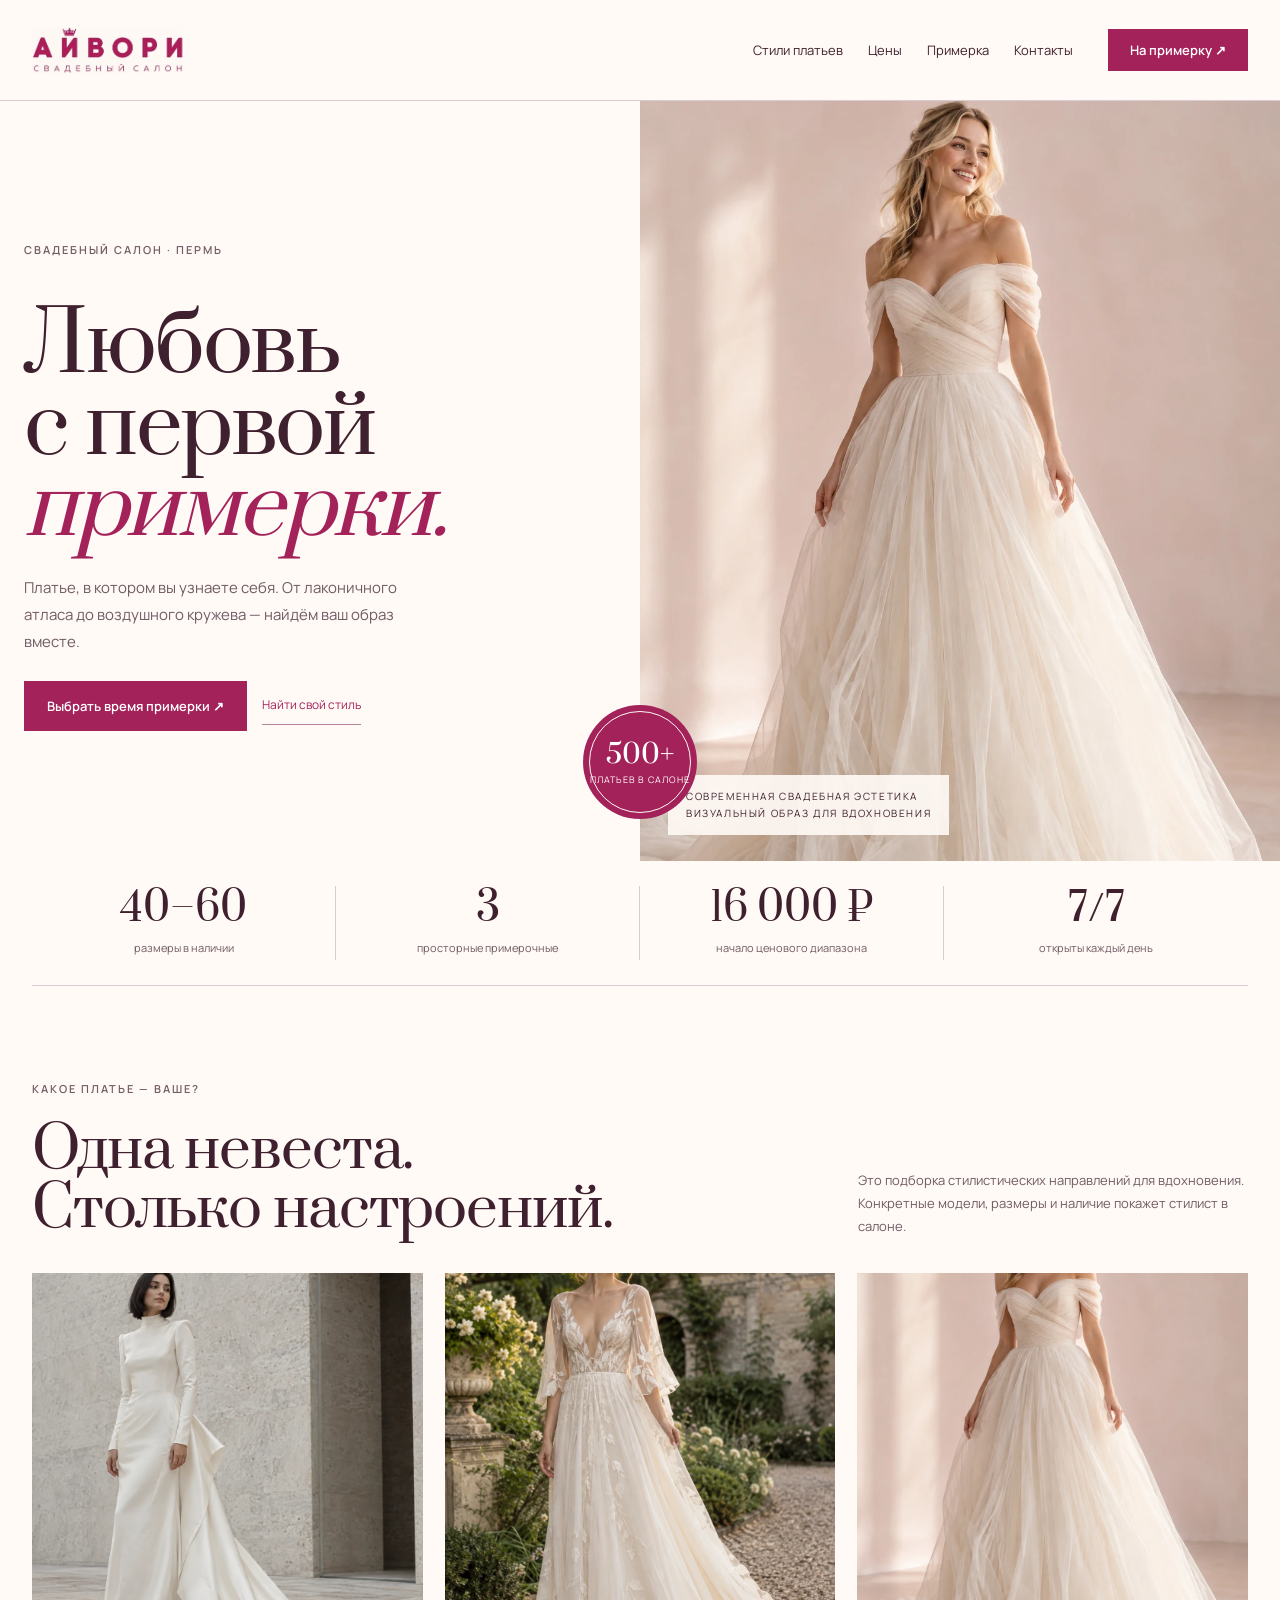
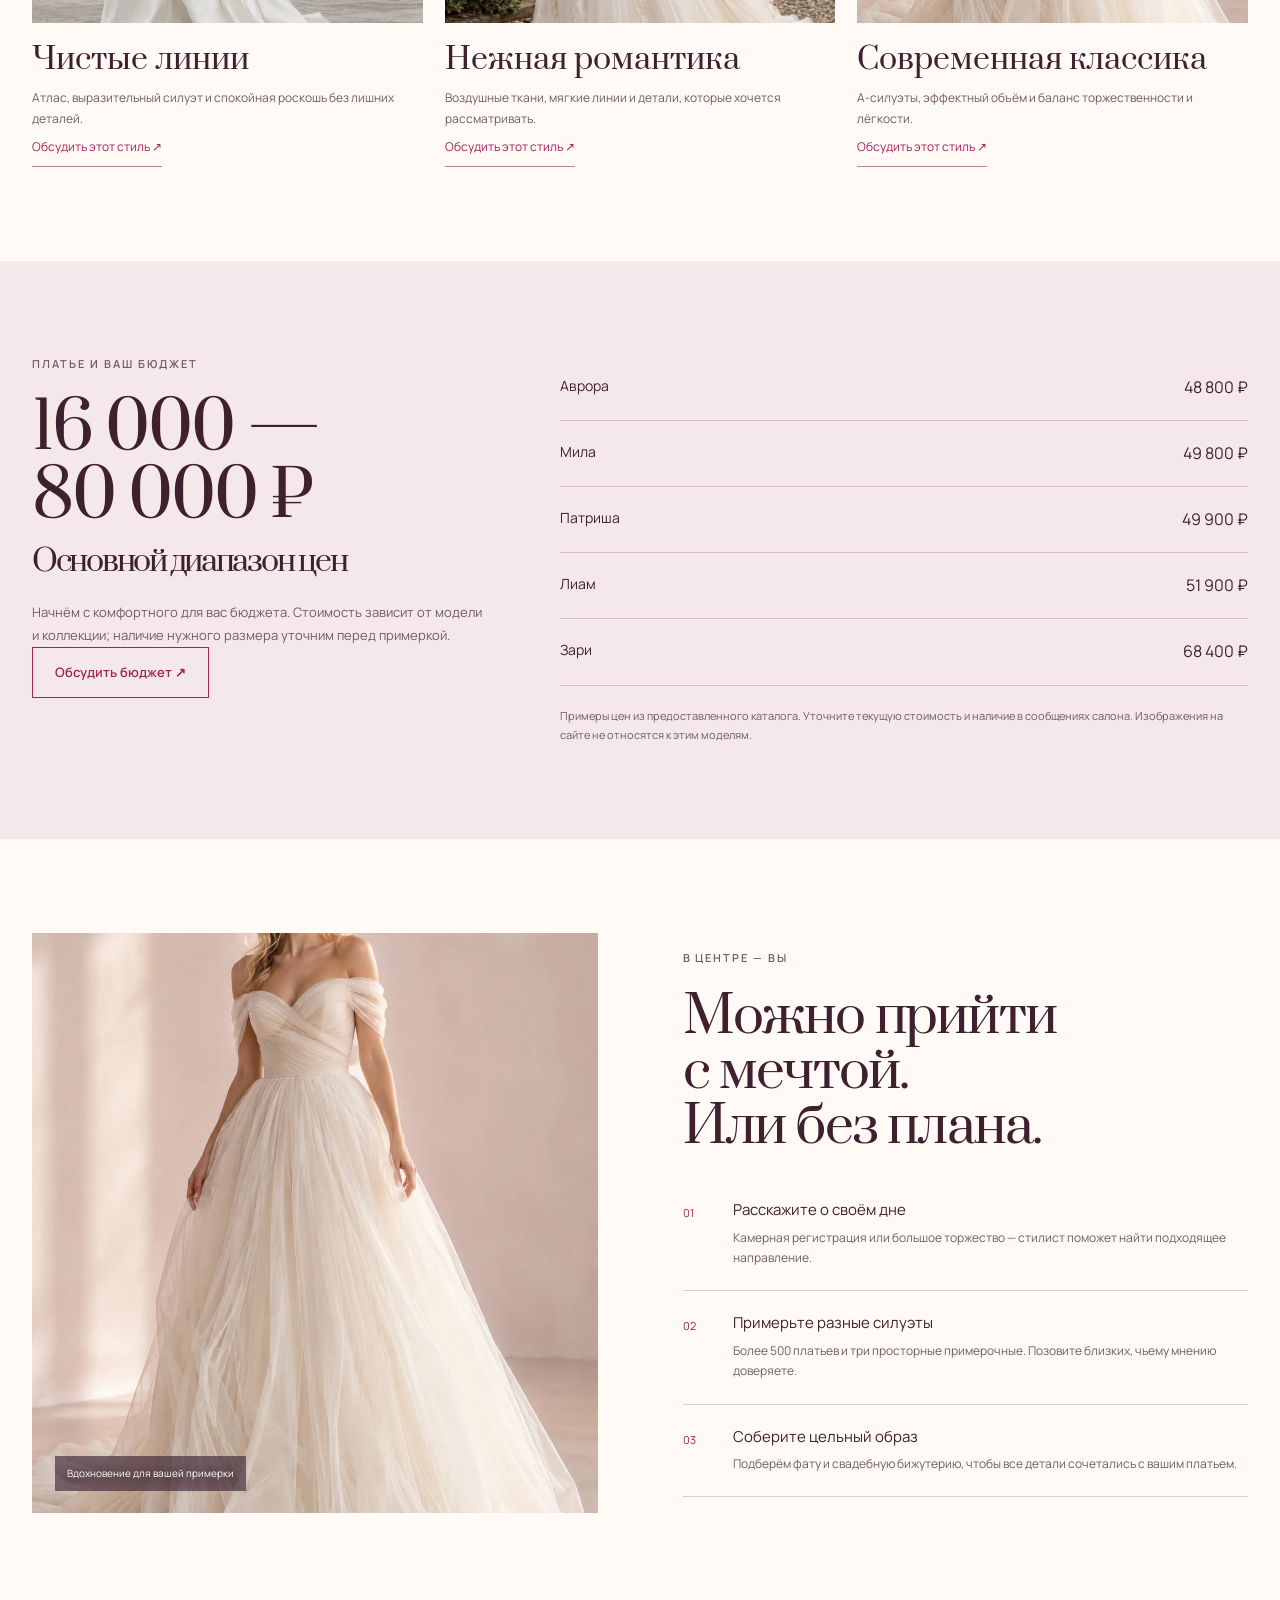
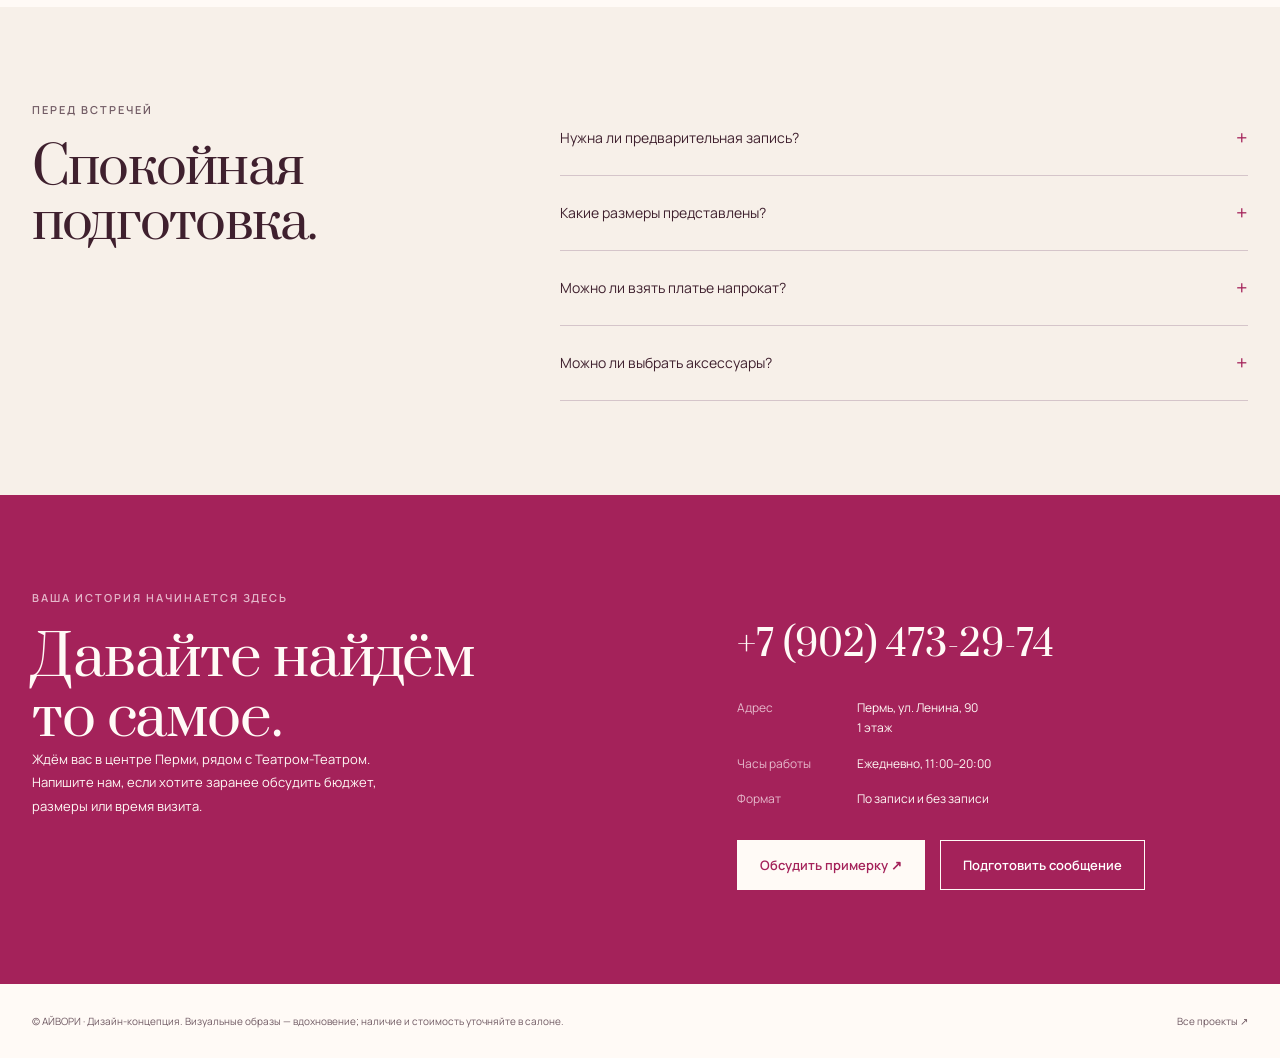
<file: ivory/index.html>
<!doctype html>
<html lang="ru"><head><meta charset="utf-8"><meta name="viewport" content="width=device-width,initial-scale=1"><meta name="theme-color" content="#a4225a"><title>АЙВОРИ — свадебный салон в Перми</title><meta name="description" content="Свадебные платья в Перми: более 500 моделей, размеры 40–60, стилист и три просторные примерочные. АЙВОРИ, ул. Ленина, 90."><link rel="icon" href="../assets/ivory-logo.svg"><link rel="stylesheet" href="../shared/base.css"><style>
body{--paper:#fffaf6;--ink:#3f202e;--muted:#715b64;--accent:#a4225a;--bg:var(--paper);background:var(--paper);color:var(--ink);font-family:var(--sans)}.iv-header{background:var(--paper);border-bottom:1px solid #dccbd2;position:relative;z-index:8}.iv-header .container{display:flex;align-items:center;gap:35px;min-height:100px}.brand img{display:block;width:151px;height:59px;object-fit:contain;mix-blend-mode:multiply}.iv-nav{display:flex;gap:25px;margin-left:auto}.iv-nav a{font-size:13px}.iv-header .btn{min-height:42px;padding:11px 21px;background:var(--accent);color:white}.menu-toggle{display:none}.iv-hero{display:grid;grid-template-columns:1fr 1fr;min-height:760px;position:relative}.iv-copy{padding:65px 50px 55px max(24px,calc((100vw - 1250px)/2));display:flex;flex-direction:column;align-items:flex-start;justify-content:center}.eyebrow{letter-spacing:.18em;text-transform:uppercase;font-size:11px;color:var(--muted);line-height:1.6}.iv-copy h1{font-family:var(--serif);font-weight:400;font-size:clamp(56px,6.5vw,94px);line-height:.98;letter-spacing:-.03em;margin:24px 0}.iv-copy h1 em{color:var(--accent);font-weight:400}.iv-copy p{max-width:390px;font-size:15px;line-height:1.8;color:var(--muted);margin:0 0 26px}.iv-actions{display:flex;gap:15px;align-items:center;flex-wrap:wrap}.btn{border:1px solid var(--accent);border-radius:0;background:var(--accent);color:white;padding:15px 22px;min-height:48px;font-size:13px;cursor:pointer}.btn-outline{background:transparent;color:var(--accent)}.iv-visual{position:relative;overflow:hidden;background:#e9e0d4}.iv-visual img{position:absolute;inset:0;width:100%;height:100%;object-fit:cover;object-position:center 20%;display:block}.iv-visual .caption{position:absolute;bottom:26px;left:28px;background:#fffaf6e8;padding:13px 18px;font-size:10px;letter-spacing:.16em;text-transform:uppercase;max-width:calc(100% - 56px)}.iv-seal{position:absolute;left:calc(50% - 57px);bottom:42px;border-radius:50%;width:114px;height:114px;display:grid;place-content:center;text-align:center;background:var(--accent);color:#fff;outline:1px solid var(--paper);outline-offset:-7px;z-index:2;font-family:var(--serif);font-size:27px;line-height:1}.iv-seal small{font-family:var(--sans);font-size:9px;letter-spacing:.1em;margin-top:7px}.iv-facts{display:grid;grid-template-columns:repeat(4,1fr);border-bottom:1px solid #dccbd2;padding:25px 0}.iv-facts>div{border-right:1px solid #dccbd2;text-align:center}.iv-facts>div:last-child{border:0}.iv-facts strong{font-family:var(--serif);font-weight:400;display:block;font-size:39px;line-height:1.2}.iv-facts span{font-size:11px;color:var(--muted)}.section{padding:94px 0}.iv-section-head{display:flex;align-items:end;justify-content:space-between;gap:35px;margin-bottom:34px}.iv-section-head h2,.iv-visit h2{font-family:var(--serif);font-size:clamp(38px,4.4vw,62px);font-weight:400;line-height:1.05;margin:10px 0 0;letter-spacing:-.02em}.iv-section-head p{max-width:390px;font-size:13px;line-height:1.8;color:var(--muted);margin:0}.iv-inspire{display:grid;grid-template-columns:repeat(3,1fr);gap:22px}.iv-look{position:relative}.iv-look .frame{height:350px;overflow:hidden;background:#eadcd1}.iv-look img{width:100%;height:100%;object-fit:cover;transition:transform .7s}.iv-look:hover img{transform:scale(1.045)}.iv-look h3{font-family:var(--serif);font-size:30px;font-weight:400;margin:17px 0 8px}.iv-look p{font-size:12px;line-height:1.7;color:var(--muted);min-height:41px}.iv-text-button{background:none;border:0;border-bottom:1px solid #b78499;padding:8px 0;font-size:12px;color:var(--accent);cursor:pointer}.iv-price{background:#f4e8eb}.iv-price-layout{display:grid;grid-template-columns:.8fr 1.2fr;gap:70px;align-items:start}.iv-price h2{font-family:var(--serif);font-size:65px;font-weight:400;line-height:1.04;margin:14px 0 24px}.iv-price h2 span{display:block;font-size:30px;margin-top:15px}.iv-price p{font-size:13px;color:var(--muted);line-height:1.8}.iv-price-row{display:flex;justify-content:space-between;gap:20px;border-bottom:1px solid #d7bcc8;padding:19px 0;font-size:14px}.iv-price-row strong{font-size:16px;font-weight:500}.iv-price .price-note{font-size:11px;margin-top:20px}.iv-care{display:grid;grid-template-columns:1fr 1fr;gap:85px;align-items:center}.iv-care-image{aspect-ratio:4/4.1;background:#e6d3d3;position:relative}.iv-care-image img{width:100%;height:100%;object-fit:cover;display:block}.iv-care-image span{position:absolute;bottom:22px;left:23px;font-size:10px;color:white;text-shadow:0 1px 10px #321824;background:#3921329e;padding:9px 12px}.iv-care h2{font-family:var(--serif);font-size:clamp(38px,4vw,59px);font-weight:400;line-height:1.08;margin:15px 0 23px}.iv-care-list{list-style:none;padding:0;margin:0}.iv-care-list li{display:grid;grid-template-columns:30px 1fr;gap:20px;padding:22px 0;border-bottom:1px solid #dccbd2}.iv-care-list li>span{font-size:11px;color:var(--accent);padding-top:4px}.iv-care-list h3{font-size:15px;font-weight:500;margin:0 0 7px}.iv-care-list p{font-size:12px;color:var(--muted);line-height:1.7;margin:0}.iv-faq{background:#f7f0e9}.iv-faq-grid{display:grid;grid-template-columns:.8fr 1.2fr;gap:70px}.iv-faq h2{font-family:var(--serif);font-weight:400;font-size:51px;line-height:1.06;margin:12px 0}.iv-faq details{border-bottom:1px solid #d5c5ca;padding:21px 0}.iv-faq summary{cursor:pointer;font-size:14px;line-height:1.6;list-style:none;display:flex;justify-content:space-between;gap:20px}.iv-faq summary:after{content:'+';color:var(--accent);font-size:20px}.iv-faq details[open] summary:after{content:'−'}.iv-faq details p{font-size:12px;line-height:1.8;color:var(--muted);margin:15px 25px 0 0}.iv-visit{background:var(--accent);color:#fffaf6}.iv-visit-grid{display:grid;grid-template-columns:1.1fr .9fr;gap:80px}.iv-visit .eyebrow{color:#e5b8cb}.iv-visit p{line-height:1.8;font-size:13px;max-width:400px}.iv-contact{padding-top:25px}.iv-contact>a.phone{font-family:var(--serif);font-size:36px;display:block;margin-bottom:23px}.iv-contact dl{display:grid;grid-template-columns:100px 1fr;gap:15px 20px;font-size:12px;line-height:1.7;margin:0 0 30px}.iv-contact dt{color:#e5b8cb}.iv-contact dd{margin:0}.iv-visit .btn{background:var(--paper);color:var(--accent);border-color:var(--paper)}.iv-visit .btn-outline{background:none;color:white}.site-footer{padding:28px 0;font-size:10px;color:var(--muted);line-height:1.8}.footer-inner{display:flex;gap:30px;justify-content:space-between}.footer-inner p{margin:0;max-width:700px}.footer-inner a{white-space:nowrap}.container{width:min(1250px,calc(100% - 64px));margin:auto}h1,h2,h3,p{overflow-wrap:break-word}a{color:inherit;text-decoration:none}button{font-family:inherit}button:focus-visible,a:focus-visible,summary:focus-visible{outline:2px solid var(--accent);outline-offset:5px}
@media(max-width:1000px){.iv-nav{gap:16px}.iv-header .container{gap:20px}.iv-copy{padding:48px 30px}.iv-hero{min-height:610px}.iv-seal{bottom:20px}.iv-care,.iv-price-layout,.iv-faq-grid{gap:40px}.iv-look .frame{height:300px}.iv-visit-grid{gap:40px}.iv-contact>a.phone{font-size:29px}}
@media(max-width:760px){.container{width:calc(100% - 40px)}.iv-header .container{min-height:80px}.brand img{width:126px;height:45px}.iv-header .header-action{display:none}.menu-toggle{display:block;margin-left:auto;width:42px;height:42px;border:1px solid #ccb7c1;background:transparent;font-size:21px;color:var(--ink)}.iv-nav{display:none;position:absolute;top:80px;left:0;right:0;margin:0;padding:22px;background:var(--paper);border-bottom:1px solid #ccb7c1;flex-direction:column;gap:20px}.iv-nav.is-open{display:flex}.iv-hero{grid-template-columns:1fr;min-height:0}.iv-copy{padding:44px 24px 47px}.iv-copy h1{font-size:65px;max-width:420px}.iv-copy p{font-size:13px}.iv-visual{height:520px}.iv-seal{left:auto;right:20px;bottom:25px;width:100px;height:100px;font-size:24px}.iv-visual .caption{left:20px;bottom:22px;max-width:calc(100% - 145px);font-size:8px}.iv-facts{grid-template-columns:1fr 1fr;gap:25px;padding:28px 0}.iv-facts>div:nth-child(2){border:0}.iv-facts strong{font-size:34px}.section{padding:60px 0}.iv-section-head{display:block}.iv-section-head p{margin-top:20px}.iv-inspire{grid-template-columns:1fr;gap:34px}.iv-look .frame{height:460px}.iv-look p{min-height:0}.iv-price-layout,.iv-care,.iv-faq-grid,.iv-visit-grid{grid-template-columns:1fr;gap:30px}.iv-price h2{font-size:57px}.iv-care-image{aspect-ratio:4/4.3}.iv-faq h2{font-size:43px}.iv-contact{padding-top:0}.iv-contact>a.phone{font-size:32px}.footer-inner{display:block}.footer-inner a{display:inline-block;margin-top:15px}}@media(max-width:390px){.iv-copy h1{font-size:58px}.iv-visual{height:450px}.iv-look .frame{height:410px}.iv-facts span{font-size:10px}.iv-contact>a.phone{font-size:29px}}
details summary{padding:0}details>p{padding:0}</style><script src="../shared/site.js" defer></script></head><body data-name="АЙВОРИ" data-phone="+7 (902) 473-29-74">
<header class="iv-header site-header"><div class="container"><a class="brand" href="#top" aria-label="АЙВОРИ — начало"><img src="../assets/ivory-logo.svg" alt="АЙВОРИ — свадебный салон" width="151" height="59"></a><nav class="iv-nav nav-links" data-mobile-nav aria-label="Основное меню"><a href="#inspiration">Стили платьев</a><a href="#prices">Цены</a><a href="#fitting">Примерка</a><a href="#contacts">Контакты</a></nav><button class="btn header-action" data-book>На примерку ↗</button><button class="menu-toggle" data-menu-toggle aria-label="Открыть меню" aria-expanded="false">☰</button></div></header>
<main id="top"><section class="iv-hero"><div class="iv-copy"><span class="eyebrow">Свадебный салон · Пермь</span><h1>Любовь<br>с первой<br><em>примерки.</em></h1><p>Платье, в котором вы узнаете себя. От лаконичного атласа до воздушного кружева — найдём ваш образ вместе.</p><div class="iv-actions"><button class="btn" data-book>Выбрать время примерки ↗</button><a class="iv-text-button" href="#inspiration">Найти свой стиль</a></div></div><div class="iv-visual"><img src="../assets/ivory-hero.webp" alt="Вдохновение: современный свадебный образ в оттенках айвори" width="1024" height="1536" fetchpriority="high"><span class="caption">Современная свадебная эстетика<br>Визуальный образ для вдохновения</span></div><div class="iv-seal" aria-label="Более 500 платьев">500+<small>ПЛАТЬЕВ В САЛОНЕ</small></div></section>
<div class="container iv-facts"><div><strong>40–60</strong><span>размеры в наличии</span></div><div><strong>3</strong><span>просторные примерочные</span></div><div><strong>16 000 ₽</strong><span>начало ценового диапазона</span></div><div><strong>7/7</strong><span>открыты каждый день</span></div></div>
<section class="section" id="inspiration"><div class="container"><div class="iv-section-head"><div><span class="eyebrow">Какое платье — ваше?</span><h2>Одна невеста.<br>Столько настроений.</h2></div><p>Это подборка стилистических направлений для вдохновения. Конкретные модели, размеры и наличие покажет стилист в салоне.</p></div><div class="iv-inspire"><article class="iv-look"><div class="frame"><img src="../assets/odette-hero.webp" alt="Вдохновение: лаконичная свадебная эстетика" width="1024" height="1536" loading="lazy"></div><h3>Чистые линии</h3><p>Атлас, выразительный силуэт и спокойная роскошь без лишних деталей.</p><button class="iv-text-button" data-look="Минималистичный образ" data-look-text="Хочу примерить лаконичные свадебные платья из атласа или с чистыми линиями.">Обсудить этот стиль ↗</button></article><article class="iv-look"><div class="frame"><img src="../assets/strekoza-hero.webp" alt="Вдохновение: романтичный свадебный образ" width="1024" height="1536" loading="lazy"></div><h3>Нежная романтика</h3><p>Воздушные ткани, мягкие линии и детали, которые хочется рассматривать.</p><button class="iv-text-button" data-look="Романтичный образ" data-look-text="Хочу посмотреть романтичные свадебные платья: кружево, лёгкие ткани, нежные детали.">Обсудить этот стиль ↗</button></article><article class="iv-look"><div class="frame"><img src="../assets/ivory-hero.webp" alt="Вдохновение: торжественный свадебный образ" width="1024" height="1536" loading="lazy"></div><h3>Современная классика</h3><p>А-силуэты, эффектный объём и баланс торжественности и лёгкости.</p><button class="iv-text-button" data-look="Современная классика" data-look-text="Мне интересны свадебные платья в стиле современной классики и А-силуэты.">Обсудить этот стиль ↗</button></article></div></div></section>
<section class="section iv-price" id="prices"><div class="container iv-price-layout"><div><span class="eyebrow">Платье и ваш бюджет</span><h2>16 000 —<br>80 000 ₽<span>Основной диапазон цен</span></h2><p>Начнём с комфортного для вас бюджета. Стоимость зависит от модели и коллекции; наличие нужного размера уточним перед примеркой.</p><button class="btn btn-outline" data-book data-topic="Подбор платья по бюджету">Обсудить бюджет ↗</button></div><div><div class="iv-price-row"><span>Аврора</span><strong>48 800 ₽</strong></div><div class="iv-price-row"><span>Мила</span><strong>49 800 ₽</strong></div><div class="iv-price-row"><span>Патриша</span><strong>49 900 ₽</strong></div><div class="iv-price-row"><span>Лиам</span><strong>51 900 ₽</strong></div><div class="iv-price-row"><span>Зари</span><strong>68 400 ₽</strong></div><p class="price-note">Примеры цен из предоставленного каталога. Уточните текущую стоимость и наличие в сообщениях салона. Изображения на сайте не относятся к этим моделям.</p></div></div></section>
<section class="section" id="fitting"><div class="container iv-care"><div class="iv-care-image"><img src="../assets/ivory-hero.webp" alt="Свадебная эстетика: детали образа айвори" width="1024" height="1536" loading="lazy"><span>Вдохновение для вашей примерки</span></div><div><span class="eyebrow">В центре — вы</span><h2>Можно прийти<br>с мечтой.<br>Или без плана.</h2><ol class="iv-care-list"><li><span>01</span><div><h3>Расскажите о своём дне</h3><p>Камерная регистрация или большое торжество — стилист поможет найти подходящее направление.</p></div></li><li><span>02</span><div><h3>Примерьте разные силуэты</h3><p>Более 500 платьев и три просторные примерочные. Позовите близких, чьему мнению доверяете.</p></div></li><li><span>03</span><div><h3>Соберите цельный образ</h3><p>Подберём фату и свадебную бижутерию, чтобы все детали сочетались с вашим платьем.</p></div></li></ol></div></div></section>
<section class="section iv-faq" id="questions"><div class="container iv-faq-grid"><div><span class="eyebrow">Перед встречей</span><h2>Спокойная<br>подготовка.</h2></div><div><details><summary>Нужна ли предварительная запись?</summary><p>Можно прийти по записи или без неё в порядке очереди. Предварительная договорённость помогает выбрать удобное время и спокойно спланировать визит.</p></details><details><summary>Какие размеры представлены?</summary><p>В основном ассортименте — платья 40–60 размеров. Наличие конкретной модели в вашем размере уточните перед визитом.</p></details><details><summary>Можно ли взять платье напрокат?</summary><p>АЙВОРИ занимается продажей новых свадебных платьев. Прокат не предусмотрен.</p></details><details><summary>Можно ли выбрать аксессуары?</summary><p>Да, в салоне представлены фаты и свадебная бижутерия. Стилист поможет сочетать их с платьем.</p></details></div></div></section>
<section class="section iv-visit" id="contacts"><div class="container iv-visit-grid"><div><span class="eyebrow">Ваша история начинается здесь</span><h2>Давайте найдём<br>то самое.</h2><p>Ждём вас в центре Перми, рядом с Театром-Театром. Напишите нам, если хотите заранее обсудить бюджет, размеры или время визита.</p></div><div class="iv-contact"><a class="phone" href="tel:+79024732974">+7 (902) 473-29-74</a><dl><dt>Адрес</dt><dd>Пермь, ул. Ленина, 90<br>1 этаж</dd><dt>Часы работы</dt><dd>Ежедневно, 11:00–20:00</dd><dt>Формат</dt><dd>По записи и без записи</dd></dl><div class="iv-actions"><button class="btn" data-book>Обсудить примерку ↗</button><button class="btn btn-outline" data-book>Подготовить сообщение</button></div></div></div></section></main>
<footer class="site-footer"><div class="container footer-inner"><p>© АЙВОРИ · Дизайн-концепция. Визуальные образы — вдохновение; наличие и стоимость уточняйте в салоне.</p><a href="../">Все проекты ↗</a></div></footer></body></html>
</file>
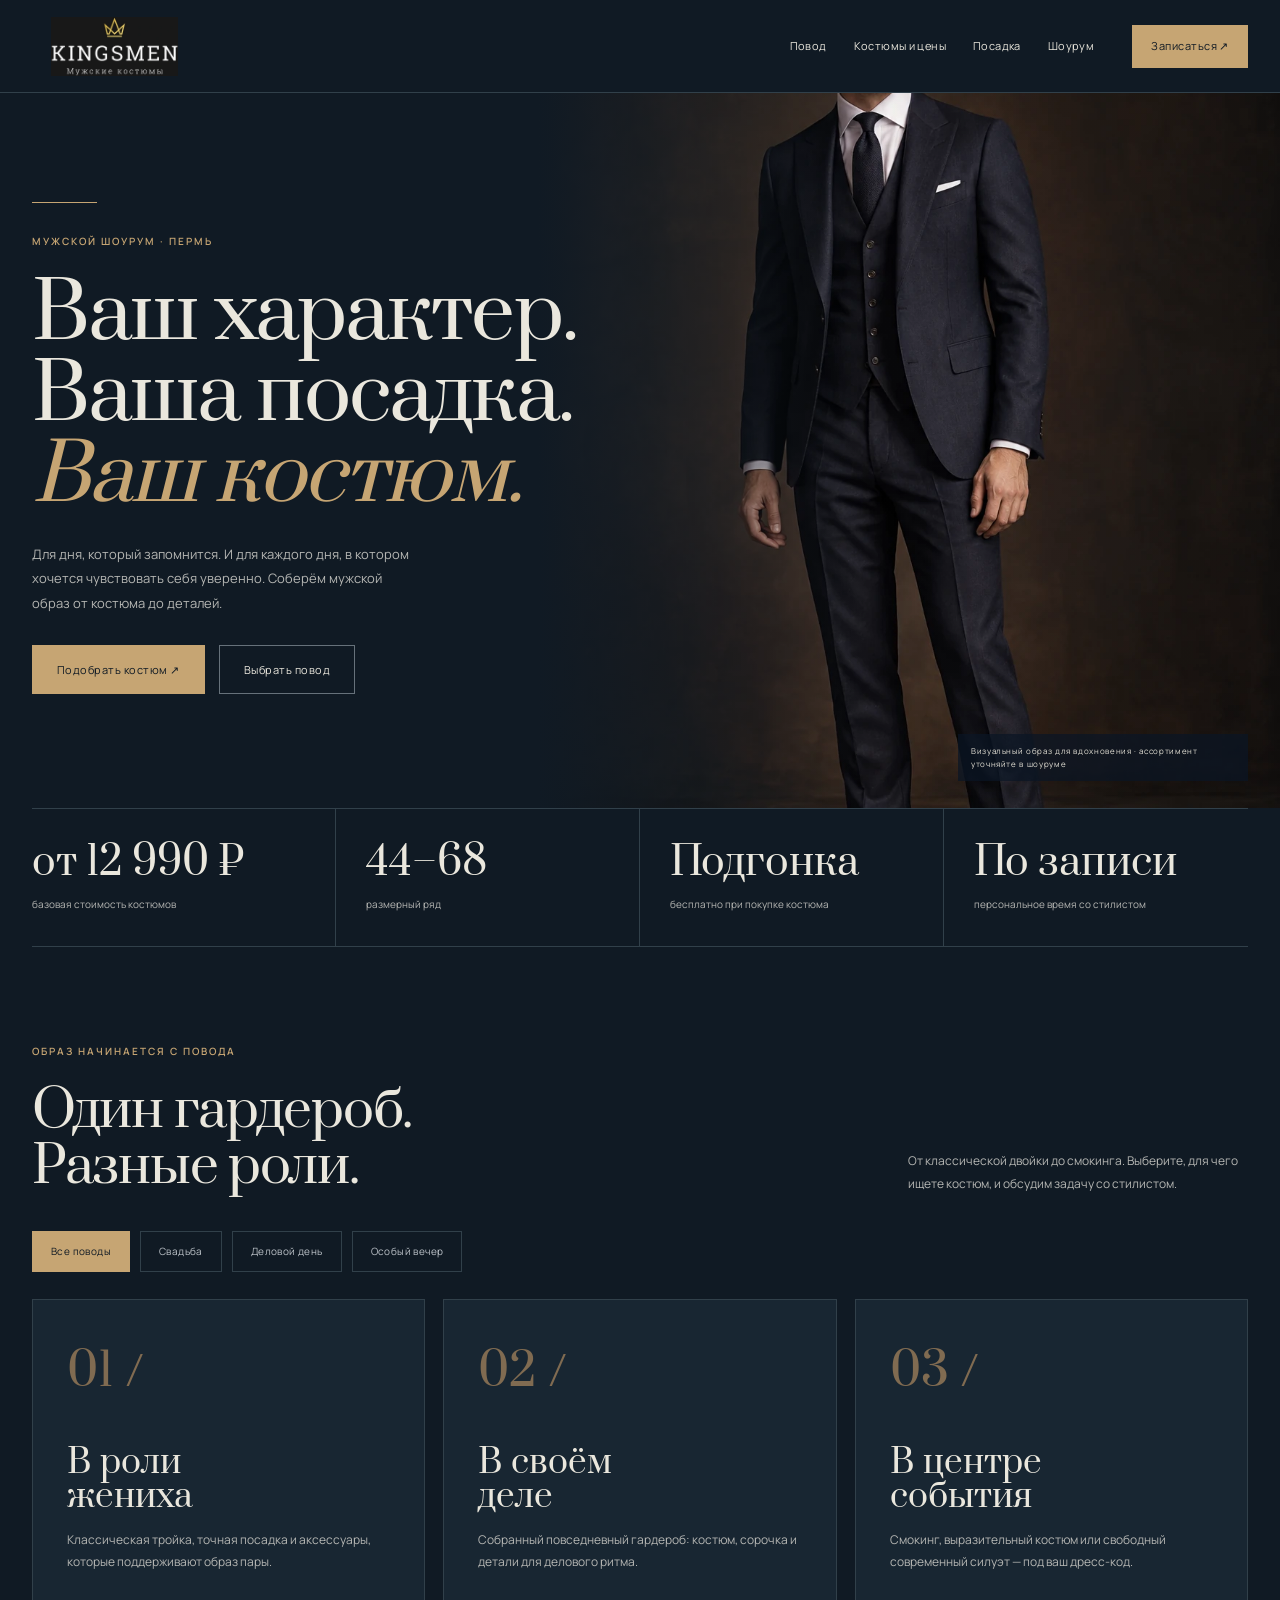
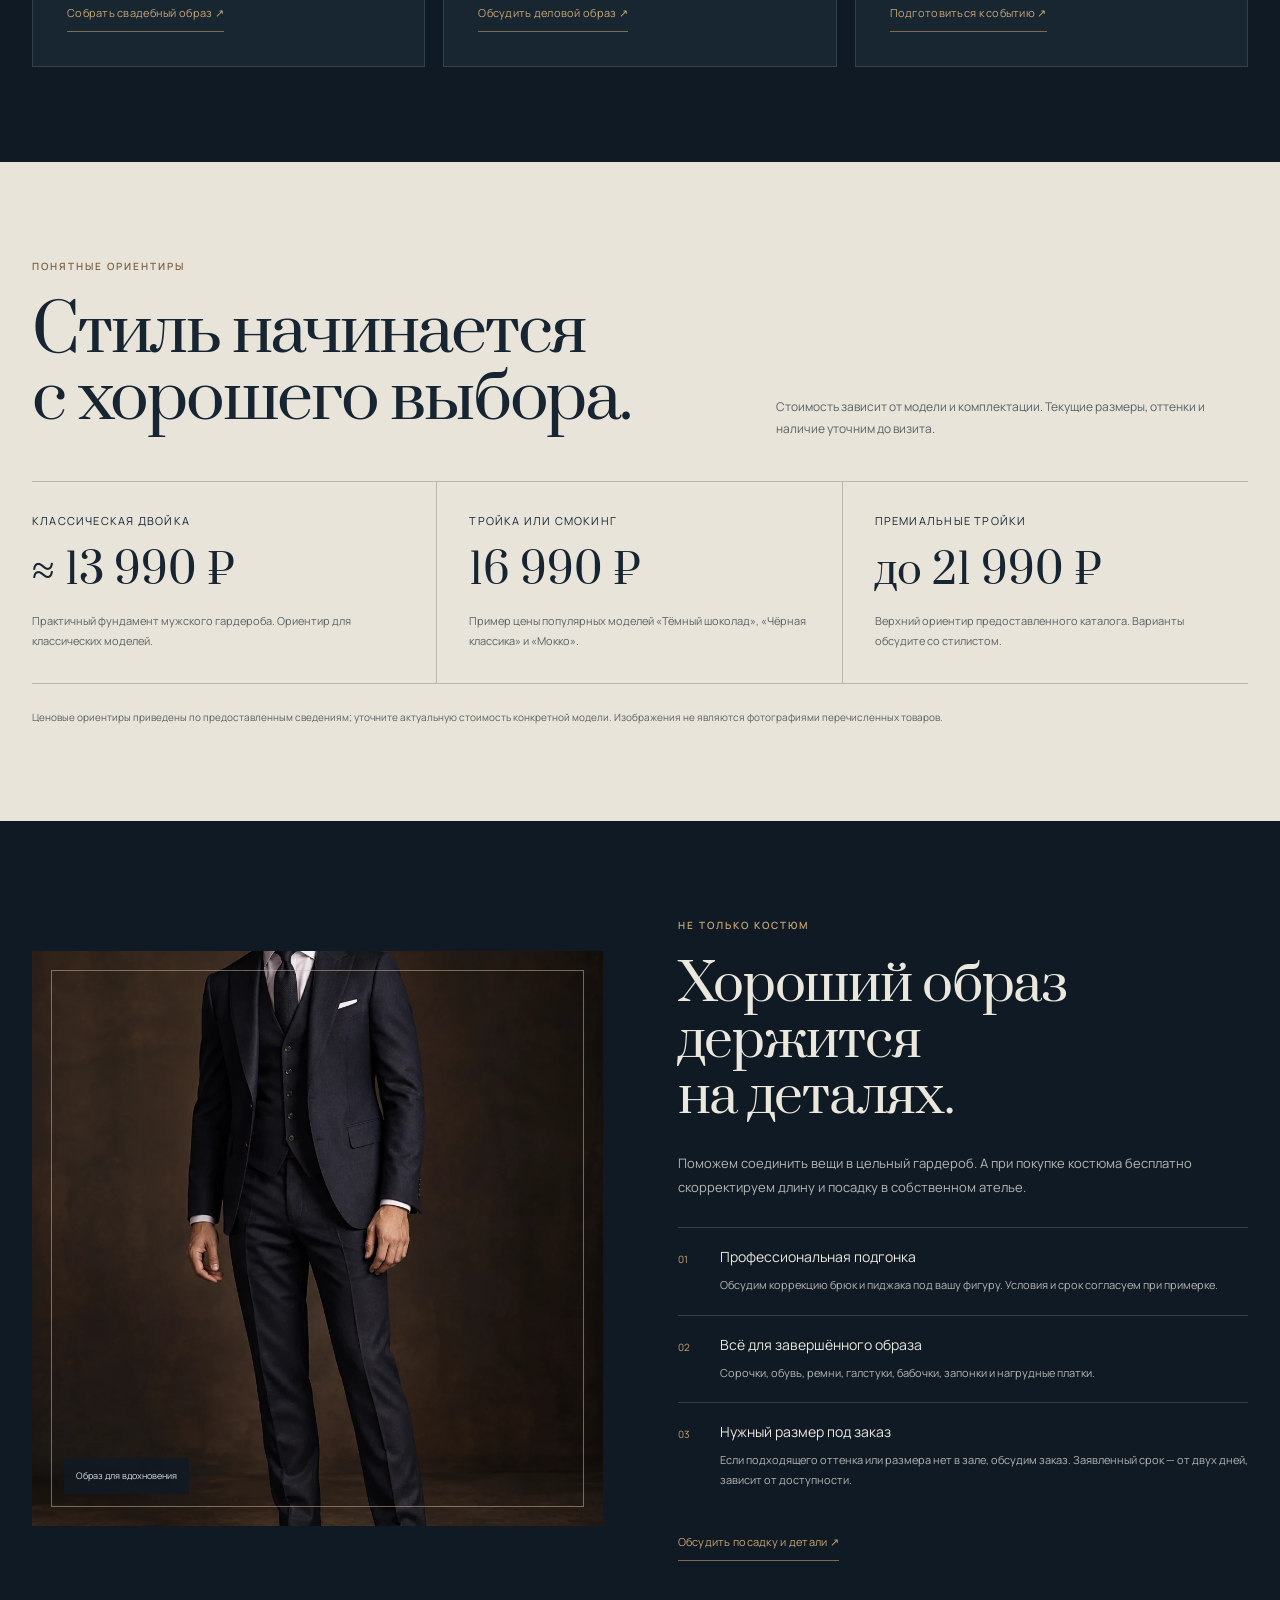
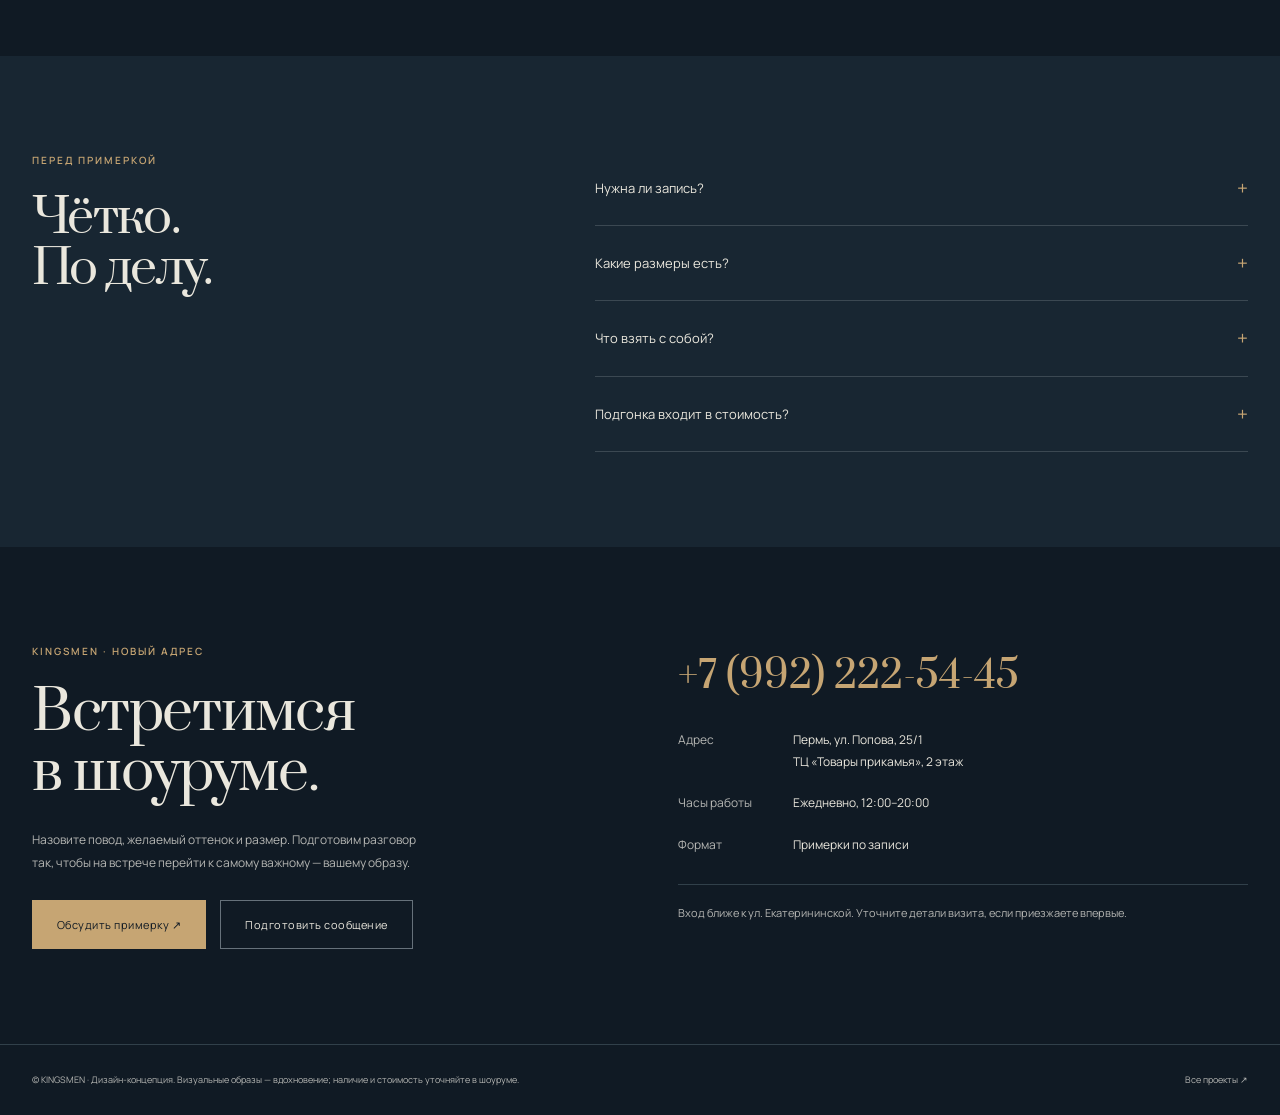
<file: kingsmen/index.html>
<!doctype html><html lang="ru"><head><meta charset="utf-8"><meta name="viewport" content="width=device-width,initial-scale=1"><meta name="theme-color" content="#101a24"><title>KINGSMEN — мужские костюмы в Перми</title><meta name="description" content="Мужские костюмы для свадьбы, офиса и особых случаев. KINGSMEN, Пермь, ул. Попова, 25/1. Бесплатная подгонка при покупке, размеры 44–68, примерки по записи."><link rel="icon" href="../assets/kingsmen-logo.svg"><link rel="stylesheet" href="../shared/base.css"><style>
body{--paper:#101a24;--ink:#eae7dd;--muted:#b5b6b3;--accent:#c6a573;background:var(--paper);color:var(--ink);font-family:var(--sans);--bg:var(--paper)}a{color:inherit;text-decoration:none}button{font-family:inherit;cursor:pointer}.container{width:min(1250px,calc(100% - 64px));margin:auto}.km-header{position:relative;z-index:10;background:#101a24;border-bottom:1px solid #31404a}.km-header .container{min-height:92px;display:flex;align-items:center;gap:38px}.brand img{width:165px;height:59px;object-fit:contain;display:block}.km-nav{display:flex;gap:27px;margin-left:auto;font-size:11px;letter-spacing:.035em}.menu-toggle{display:none}.btn{background:var(--accent);border:1px solid var(--accent);color:#101a24;padding:16px 24px;min-height:48px;font-size:11px;font-weight:500;letter-spacing:.045em;border-radius:0;display:inline-flex;justify-content:center;align-items:center;gap:25px}.btn-outline{background:none;color:var(--ink);border-color:#66717a}.km-header .btn{padding:12px 18px;min-height:43px}.eyebrow{font-size:10px;letter-spacing:.2em;text-transform:uppercase;line-height:1.8;color:var(--accent)}.km-hero{position:relative;min-height:715px;display:flex;align-items:center;overflow:hidden;background:#101a24}.km-hero-visual{position:absolute;right:0;top:0;width:58%;height:100%}.km-hero-visual img{width:100%;height:100%;object-fit:cover;object-position:center 40%;display:block}.km-hero-visual:after{content:'';position:absolute;inset:0;background:linear-gradient(90deg,#101a24,transparent 45%,#101a2420)}.km-hero-content{position:relative;z-index:1;padding:65px 0 70px;width:61%}.km-hero h1{font-family:var(--serif);font-size:clamp(61px,6.1vw,86px);font-weight:400;line-height:1.04;letter-spacing:-.025em;margin:24px 0}.km-hero h1 em{font-weight:400;color:var(--accent)}.km-hero p{max-width:380px;line-height:1.9;color:var(--muted);font-size:13px;margin:0 0 29px}.km-actions{display:flex;flex-wrap:wrap;gap:14px}.km-hero-bottom{position:absolute;bottom:27px;right:32px;font-size:8px;color:#e3e0d5;background:#0b1524b8;padding:10px 13px;letter-spacing:.08em;max-width:290px;z-index:1}.km-line{width:65px;height:1px;background:var(--accent);display:block;margin-bottom:29px}.km-stats{display:grid;grid-template-columns:repeat(4,1fr);border-top:1px solid #31404a;border-bottom:1px solid #31404a}.km-stat{padding:33px 30px;border-right:1px solid #31404a}.km-stat:first-child{padding-left:0}.km-stat:last-child{border:0}.km-stat strong{font-family:var(--serif);font-size:39px;line-height:1.1;font-weight:400;display:block;margin-bottom:11px}.km-stat span{font-size:10px;color:var(--muted);line-height:1.7;display:block}.section{padding:95px 0}.km-heading{display:flex;align-items:end;justify-content:space-between;gap:40px;margin-bottom:35px}.km-heading h2,.km-tailor h2,.km-contact h2{font-family:var(--serif);font-weight:400;font-size:clamp(37px,4vw,56px);line-height:1.1;letter-spacing:-.025em;margin:14px 0 0}.km-heading p{font-size:12px;line-height:1.9;color:var(--muted);max-width:340px;margin:0}.km-filter{display:flex;gap:10px;flex-wrap:wrap;margin-bottom:27px}.km-filter button{background:none;color:#bdc3c9;border:1px solid #31404a;padding:11px 18px;font-size:10px;letter-spacing:.04em}.km-filter button[aria-pressed=true],.km-filter button.active,.km-filter button.is-active{background:var(--accent);border-color:var(--accent);color:#101a24}.km-looks{display:grid;grid-template-columns:repeat(3,1fr);gap:18px}.km-look{background:#182632;border:1px solid #31404a;position:relative;padding:34px;display:flex;flex-direction:column;min-height:300px}.km-look[hidden]{display:none}.km-look .num{font-family:var(--serif);font-size:45px;color:#806b51;margin-bottom:36px;font-weight:400}.km-look h3{font-family:var(--serif);font-size:33px;font-weight:400;margin:0 0 15px;line-height:1.03}.km-look p{font-size:12px;color:var(--muted);line-height:1.8;margin:0 0 24px}.km-look .text-link{margin-top:auto;align-self:start}.text-link{font-size:11px;color:var(--accent);background:none;border:0;border-bottom:1px solid #806b51;padding:8px 0;letter-spacing:.025em}.km-price{background:#e8e4da;color:#172431}.km-price .eyebrow{color:#7b6344}.km-price h2{font-family:var(--serif);font-size:clamp(42px,5vw,66px);line-height:1.05;font-weight:400;letter-spacing:-.035em;margin:14px 0}.km-price-top{display:grid;grid-template-columns:1fr .7fr;align-items:end;gap:70px;margin-bottom:35px}.km-price-top p{font-size:12px;line-height:1.9;color:#5a6264;margin:0 0 5px}.km-prices{display:grid;grid-template-columns:repeat(3,1fr);border-top:1px solid #b9b6ad;border-bottom:1px solid #b9b6ad}.km-prices article{padding:32px;border-right:1px solid #b9b6ad}.km-prices article:first-child{padding-left:0}.km-prices article:last-child{border:0}.km-prices h3{font-size:11px;letter-spacing:.11em;text-transform:uppercase;margin:0 0 20px;font-weight:500}.km-prices .price{font-family:var(--serif);font-size:41px;line-height:1.1;white-space:nowrap}.km-prices p{font-size:11px;line-height:1.8;color:#5a6264;margin:17px 0 0}.km-price-note{font-size:10px;line-height:1.8;color:#5a6264;margin:24px 0 0}.km-tailor{display:grid;grid-template-columns:1fr 1fr;gap:75px;align-items:center}.km-tailor-photo{position:relative;min-height:575px;background:#273037}.km-tailor-photo img{width:100%;height:575px;object-fit:cover;object-position:60% center;display:block}.km-tailor-photo:before{content:'';position:absolute;inset:19px;border:1px solid #d3bd9e80;z-index:1;pointer-events:none}.km-tailor-photo .photo-note{position:absolute;left:32px;bottom:32px;z-index:1;padding:10px 12px;background:#101a24cc;font-size:9px;color:#ddd}.km-tailor-copy>p{font-size:13px;line-height:1.9;color:var(--muted);margin:25px 0 27px}.km-services{margin:0;padding:0;list-style:none}.km-services li{padding:20px 0;border-top:1px solid #31404a;display:grid;grid-template-columns:28px 1fr;gap:14px}.km-services .n{font-size:10px;color:var(--accent);padding-top:3px}.km-services h3{font-weight:500;font-size:14px;margin:0 0 8px}.km-services p{font-size:11px;line-height:1.8;color:var(--muted);margin:0}.km-tailor .text-link{margin-top:15px}.km-details{background:#182632}.km-details-grid{display:grid;grid-template-columns:.85fr 1.15fr;gap:80px}.km-details h2{font-family:var(--serif);font-weight:400;font-size:48px;line-height:1.08;margin:13px 0}.km-details details{padding:21px 0;border-bottom:1px solid #3b4852}.km-details summary{cursor:pointer;list-style:none;display:flex;justify-content:space-between;gap:25px;font-size:13px;line-height:1.7}.km-details summary:after{content:'+';color:var(--accent);font-size:19px}.km-details details[open] summary:after{content:'−'}.km-details details p{font-size:11px;color:var(--muted);line-height:1.9;margin:17px 22px 0 0}.km-contact{background:#101a24}.km-contact-grid{display:grid;grid-template-columns:1fr 1fr;gap:75px}.km-contact h2{font-size:clamp(42px,4.3vw,62px)}.km-contact .intro{font-size:12px;color:var(--muted);line-height:1.9;max-width:400px;margin:25px 0}.km-contact dl{display:grid;grid-template-columns:90px 1fr;font-size:12px;line-height:1.8;gap:20px 25px;margin:28px 0}.km-contact dt{color:var(--muted)}.km-contact dd{margin:0}.km-contact .phone{display:block;font-family:var(--serif);font-size:38px;color:var(--accent);line-height:1.3;margin-top:10px}.km-location{font-size:11px;line-height:1.9;padding:18px 0;margin:25px 0 0;border-top:1px solid #31404a;color:var(--muted)}.site-footer{border-top:1px solid #31404a;padding:27px 0;font-size:9px;line-height:1.8;color:var(--muted)}.km-footer{display:flex;justify-content:space-between;gap:35px}.km-footer p{margin:0;max-width:750px}.km-footer a{white-space:nowrap}button:focus-visible,a:focus-visible,summary:focus-visible{outline:2px solid var(--accent);outline-offset:5px}
@media(max-width:1050px){.km-header .container{gap:24px}.km-nav{gap:17px}.brand img{width:145px}.km-hero-content{width:65%}.km-hero h1{font-size:72px}.km-look{padding:26px}.km-look h3{font-size:29px}.km-tailor,.km-details-grid,.km-contact-grid{gap:40px}.km-price-top{gap:40px}.km-prices article{padding:25px}.km-prices .price{font-size:33px}.km-contact .phone{font-size:31px}}
@media(max-width:760px){.container{width:calc(100% - 40px)}.km-header .container{min-height:80px}.brand img{width:144px;height:51px}.km-header .header-action{display:none}.menu-toggle{display:block;margin-left:auto;border:1px solid #53606b;background:none;width:42px;height:42px;color:var(--ink);font-size:20px}.km-nav{display:none;position:absolute;top:80px;left:0;right:0;margin:0;background:#101a24;padding:23px;border-bottom:1px solid #53606b;flex-direction:column;gap:21px}.km-nav.is-open{display:flex}.km-hero{display:block;min-height:0;padding-bottom:0}.km-hero>.container{width:100%}.km-hero-content{width:100%;padding:42px 23px 40px}.km-hero h1{font-size:63px;margin:20px 0}.km-hero p{font-size:12px;max-width:350px}.km-line{margin-bottom:22px}.km-hero-visual{position:relative;width:100%;height:510px}.km-hero-visual:after{background:linear-gradient(0deg,#101a2480,transparent 40%)}.km-hero-bottom{bottom:20px;right:20px;left:20px;max-width:none;text-align:center;font-size:8px}.km-stats{grid-template-columns:1fr 1fr}.km-stat,.km-stat:first-child{padding:24px 16px}.km-stat:nth-child(2){border-right:0}.km-stat:nth-child(-n+2){border-bottom:1px solid #31404a}.km-stat strong{font-size:32px}.section{padding:62px 0}.km-heading{display:block}.km-heading p{margin-top:20px}.km-looks{grid-template-columns:1fr;gap:15px}.km-look{min-height:260px;padding:28px}.km-look .num{margin-bottom:23px}.km-price-top,.km-tailor,.km-details-grid,.km-contact-grid{grid-template-columns:1fr;gap:30px}.km-prices{grid-template-columns:1fr}.km-prices article,.km-prices article:first-child{padding:26px 0;border-right:0;border-bottom:1px solid #b9b6ad}.km-prices article:last-child{border-bottom:0}.km-prices .price{font-size:42px}.km-tailor-photo,.km-tailor-photo img{height:490px;min-height:0}.km-details h2{font-size:42px}.km-contact .phone{font-size:31px}.km-contact dl{gap:18px 20px;grid-template-columns:76px 1fr}.km-footer{display:block}.km-footer a{display:inline-block;margin-top:15px}}@media(max-width:390px){.km-hero h1{font-size:55px}.km-hero-visual{height:450px}.km-actions .btn{width:100%}.km-contact .phone{font-size:29px}}
details summary{padding:0}details>p{padding:0}</style><script src="../shared/site.js" defer></script></head><body data-name="KINGSMEN" data-phone="+7 (992) 222-54-45"><header class="km-header site-header"><div class="container"><a class="brand" href="#top" aria-label="KINGSMEN — начало"><img src="../assets/kingsmen-logo.svg" alt="KINGSMEN — мужские костюмы" width="165" height="59"></a><nav class="km-nav nav-links" data-mobile-nav aria-label="Основное меню"><a href="#wardrobe">Повод</a><a href="#prices">Костюмы и цены</a><a href="#service">Посадка</a><a href="#contacts">Шоурум</a></nav><button class="btn header-action" data-book>Записаться ↗</button><button class="menu-toggle" data-menu-toggle aria-label="Открыть меню" aria-expanded="false">☰</button></div></header><main id="top">
<section class="km-hero"><div class="container"><div class="km-hero-content"><span class="km-line"></span><span class="eyebrow">Мужской шоурум · Пермь</span><h1>Ваш характер.<br>Ваша посадка.<br><em>Ваш костюм.</em></h1><p>Для дня, который запомнится. И для каждого дня, в котором хочется чувствовать себя уверенно. Соберём мужской образ от костюма до деталей.</p><div class="km-actions"><button class="btn" data-book>Подобрать костюм ↗</button><a class="btn btn-outline" href="#wardrobe">Выбрать повод</a></div></div></div><div class="km-hero-visual"><img src="../assets/kingsmen-hero.webp" alt="Вдохновение: элегантный мужской образ в тёмном костюме" width="1024" height="1536" fetchpriority="high"></div><span class="km-hero-bottom">Визуальный образ для вдохновения · ассортимент уточняйте в шоуруме</span></section>
<div class="container km-stats"><div class="km-stat"><strong>от 12 990 ₽</strong><span>базовая стоимость костюмов</span></div><div class="km-stat"><strong>44–68</strong><span>размерный ряд</span></div><div class="km-stat"><strong>Подгонка</strong><span>бесплатно при покупке костюма</span></div><div class="km-stat"><strong>По записи</strong><span>персональное время со стилистом</span></div></div>
<section class="section" id="wardrobe"><div class="container" data-filter-group><div class="km-heading"><div><span class="eyebrow">Образ начинается с повода</span><h2>Один гардероб.<br>Разные роли.</h2></div><p>От классической двойки до смокинга. Выберите, для чего ищете костюм, и обсудим задачу со стилистом.</p></div><div class="km-filter" role="group" aria-label="Повод для костюма"><button data-filter="all" aria-pressed="true">Все поводы</button><button data-filter="wedding" aria-pressed="false">Свадьба</button><button data-filter="office" aria-pressed="false">Деловой день</button><button data-filter="event" aria-pressed="false">Особый вечер</button></div><div class="km-looks"><article class="km-look" data-category="wedding"><span class="num">01 /</span><h3>В роли<br>жениха</h3><p>Классическая тройка, точная посадка и аксессуары, которые поддерживают образ пары.</p><button class="text-link" data-look="Костюм для жениха" data-look-text="Ищу костюм на свадьбу. Хочу обсудить двойку или тройку, оттенки и аксессуары.">Собрать свадебный образ ↗</button></article><article class="km-look" data-category="office"><span class="num">02 /</span><h3>В своём<br>деле</h3><p>Собранный повседневный гардероб: костюм, сорочка и детали для делового ритма.</p><button class="text-link" data-look="Деловой гардероб" data-look-text="Ищу мужской костюм или пиджак для офиса и деловых встреч. Помогите подобрать варианты.">Обсудить деловой образ ↗</button></article><article class="km-look" data-category="event"><span class="num">03 /</span><h3>В центре<br>события</h3><p>Смокинг, выразительный костюм или свободный современный силуэт — под ваш дресс-код.</p><button class="text-link" data-look="Образ для особого события" data-look-text="Нужен мужской образ для торжества. Хочу обсудить костюм или смокинг с аксессуарами.">Подготовиться к событию ↗</button></article></div></div></section>
<section class="section km-price" id="prices"><div class="container"><div class="km-price-top"><div><span class="eyebrow">Понятные ориентиры</span><h2>Стиль начинается<br>с хорошего выбора.</h2></div><p>Стоимость зависит от модели и комплектации. Текущие размеры, оттенки и наличие уточним до визита.</p></div><div class="km-prices"><article><h3>Классическая двойка</h3><div class="price">≈ 13 990 ₽</div><p>Практичный фундамент мужского гардероба. Ориентир для классических моделей.</p></article><article><h3>Тройка или смокинг</h3><div class="price">16 990 ₽</div><p>Пример цены популярных моделей «Тёмный шоколад», «Чёрная классика» и «Мокко».</p></article><article><h3>Премиальные тройки</h3><div class="price">до 21 990 ₽</div><p>Верхний ориентир предоставленного каталога. Варианты обсудите со стилистом.</p></article></div><p class="km-price-note">Ценовые ориентиры приведены по предоставленным сведениям; уточните актуальную стоимость конкретной модели. Изображения не являются фотографиями перечисленных товаров.</p></div></section>
<section class="section" id="service"><div class="container km-tailor"><div class="km-tailor-photo"><img src="../assets/kingsmen-hero.webp" alt="Вдохновение: детали посадки мужского костюма" width="1024" height="1536" loading="lazy"><span class="photo-note">Образ для вдохновения</span></div><div class="km-tailor-copy"><span class="eyebrow">Не только костюм</span><h2>Хороший образ<br>держится<br>на деталях.</h2><p>Поможем соединить вещи в цельный гардероб. А при покупке костюма бесплатно скорректируем длину и посадку в собственном ателье.</p><ul class="km-services"><li><span class="n">01</span><div><h3>Профессиональная подгонка</h3><p>Обсудим коррекцию брюк и пиджака под вашу фигуру. Условия и срок согласуем при примерке.</p></div></li><li><span class="n">02</span><div><h3>Всё для завершённого образа</h3><p>Сорочки, обувь, ремни, галстуки, бабочки, запонки и нагрудные платки.</p></div></li><li><span class="n">03</span><div><h3>Нужный размер под заказ</h3><p>Если подходящего оттенка или размера нет в зале, обсудим заказ. Заявленный срок — от двух дней, зависит от доступности.</p></div></li></ul><button class="text-link" data-book data-topic="Подгонка и комплектация костюма">Обсудить посадку и детали ↗</button></div></div></section>
<section class="section km-details"><div class="container km-details-grid"><div><span class="eyebrow">Перед примеркой</span><h2>Чётко.<br>По делу.</h2></div><div><details><summary>Нужна ли запись?</summary><p>Да, индивидуальная примерка со стилистом проходит по предварительной записи. Договоритесь о времени по телефону или в сообщениях KINGSMEN.</p></details><details><summary>Какие размеры есть?</summary><p>В ассортименте представлены размеры 44–68. Наличие конкретной модели и подходящего лекала уточните перед визитом.</p></details><details><summary>Что взять с собой?</summary><p>Если обувь и сорочка для события уже выбраны, возьмите их на примерку: так удобнее оценить длину брюк и сочетание всего образа.</p></details><details><summary>Подгонка входит в стоимость?</summary><p>При покупке костюма корректировка длины и посадки брюк и пиджака в собственном ателье бесплатная. Объём работ и срок подтвердит специалист в шоуруме.</p></details></div></div></section>
<section class="section km-contact" id="contacts"><div class="container km-contact-grid"><div><span class="eyebrow">KINGSMEN · новый адрес</span><h2>Встретимся<br>в шоуруме.</h2><p class="intro">Назовите повод, желаемый оттенок и размер. Подготовим разговор так, чтобы на встрече перейти к самому важному — вашему образу.</p><div class="km-actions"><button class="btn" data-book>Обсудить примерку ↗</button><button class="btn btn-outline" data-book>Подготовить сообщение</button></div></div><div><a class="phone" href="tel:+79922225445">+7 (992) 222-54-45</a><dl><dt>Адрес</dt><dd>Пермь, ул. Попова, 25/1<br>ТЦ «Товары прикамья», 2 этаж</dd><dt>Часы работы</dt><dd>Ежедневно, 12:00–20:00</dd><dt>Формат</dt><dd>Примерки по записи</dd></dl><p class="km-location">Вход ближе к ул. Екатерининской. Уточните детали визита, если приезжаете впервые.</p></div></div></section></main><footer class="site-footer"><div class="container km-footer"><p>© KINGSMEN · Дизайн-концепция. Визуальные образы — вдохновение; наличие и стоимость уточняйте в шоуруме.</p><a href="../">Все проекты ↗</a></div></footer></body></html>
</file>
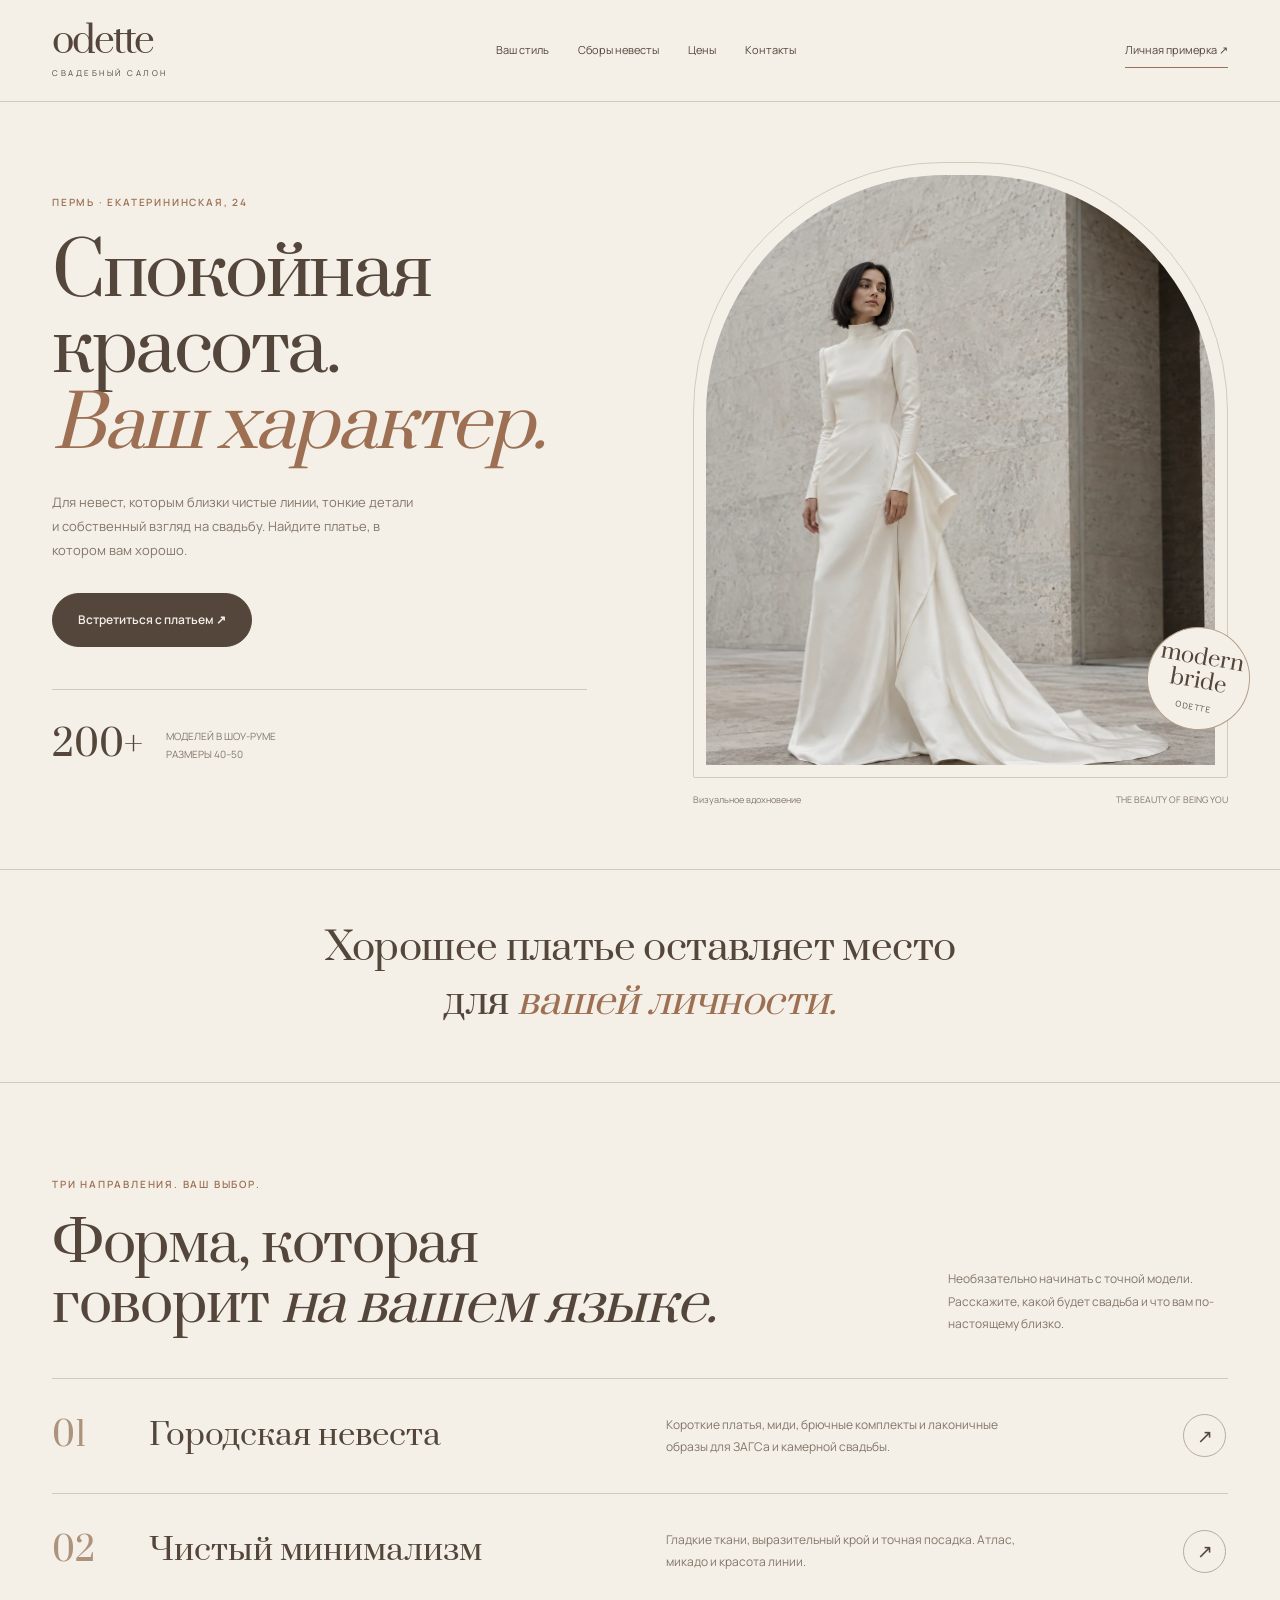
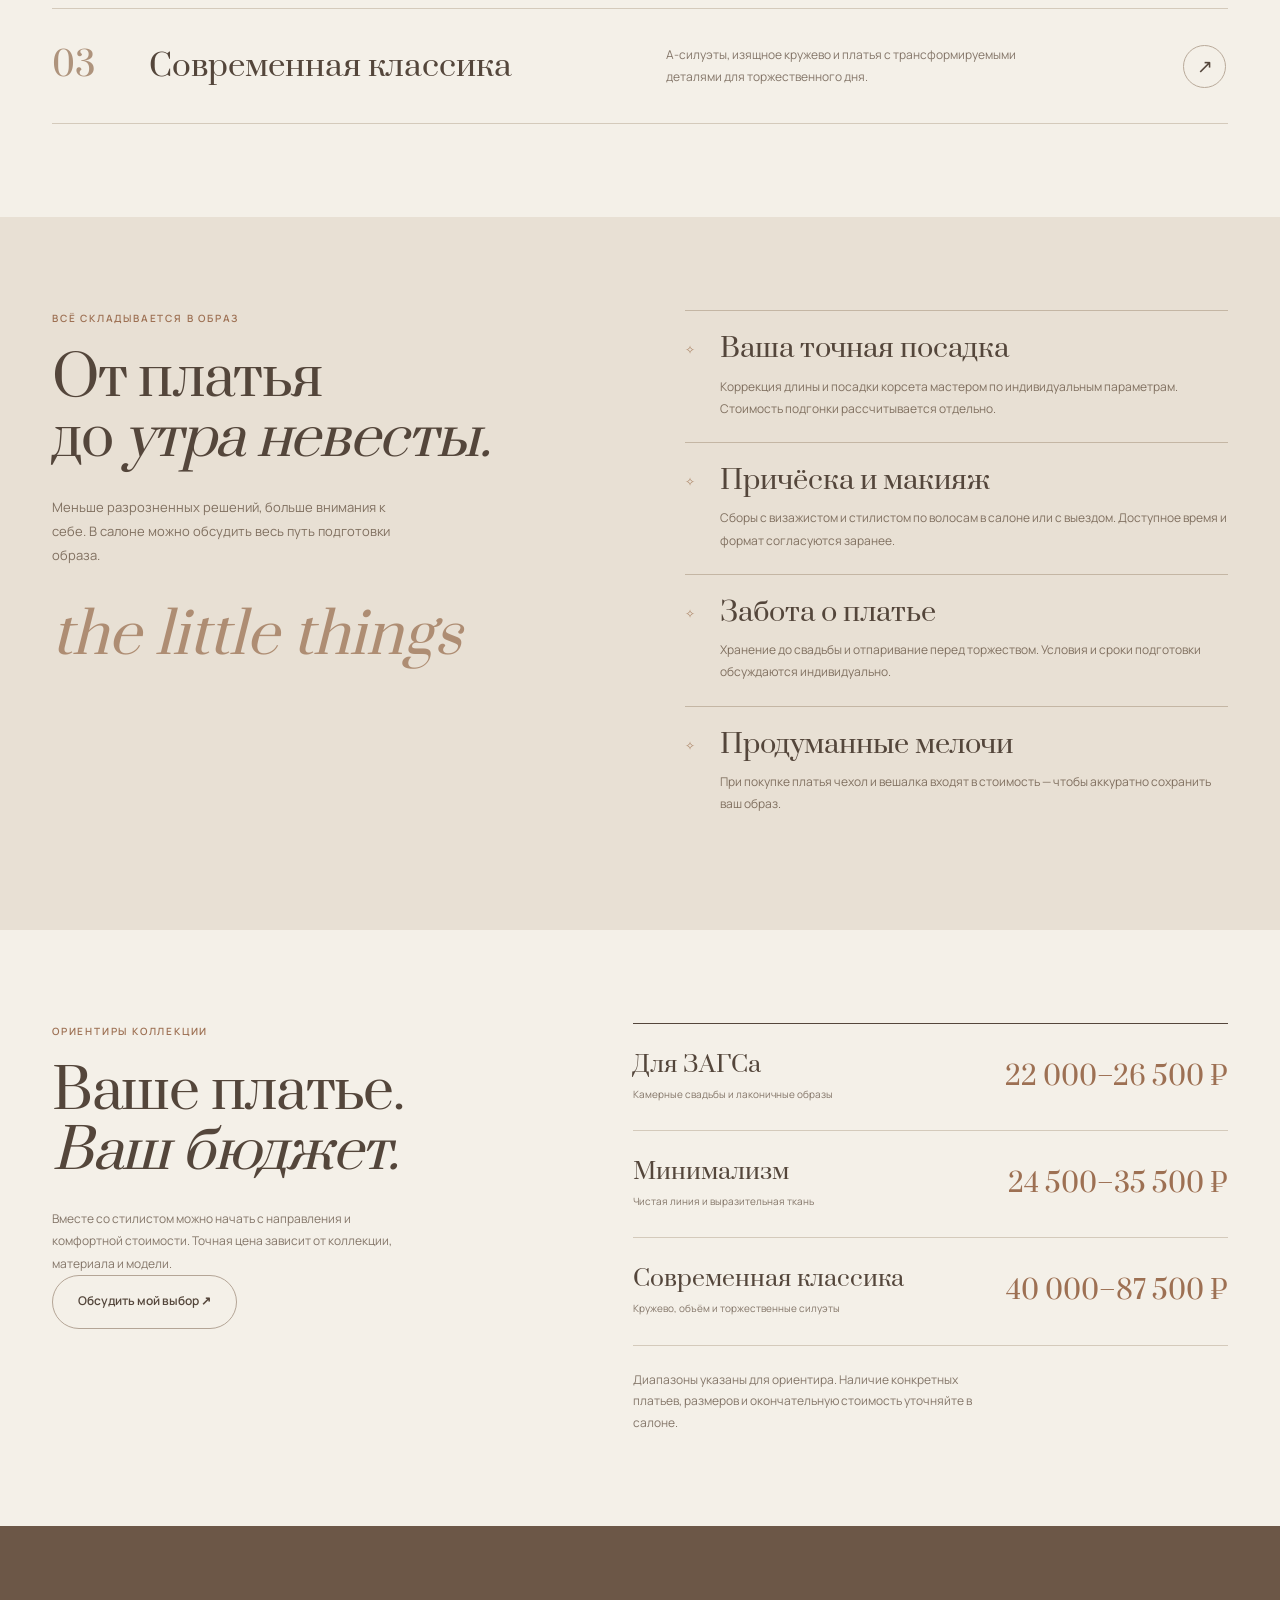
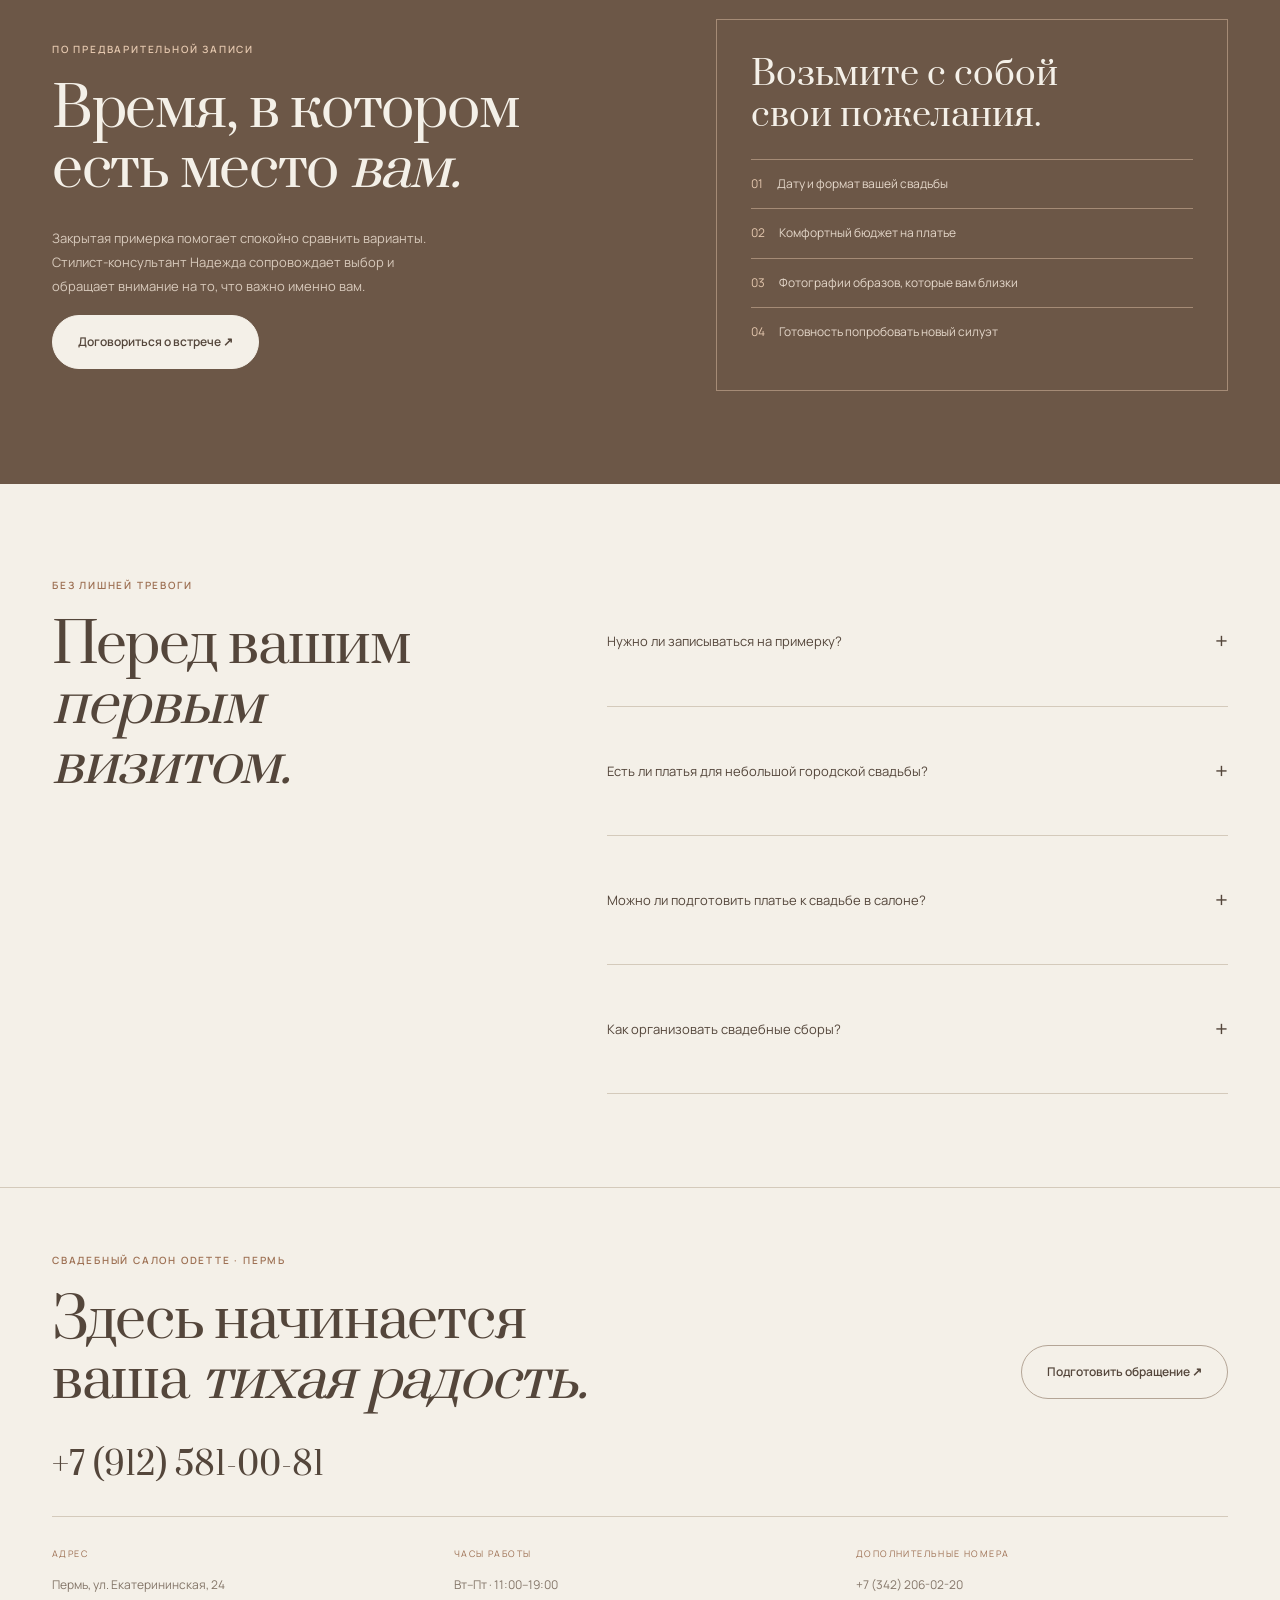
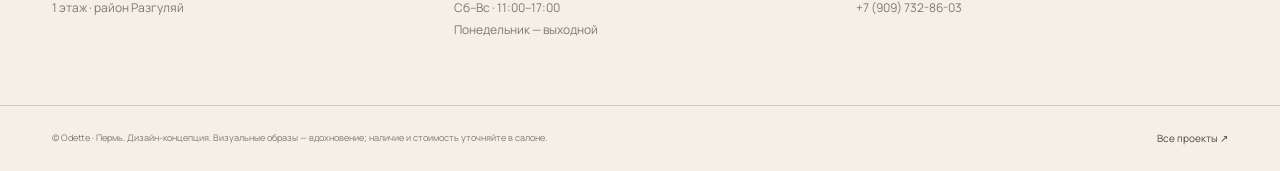
<file: odette/index.html>
<!doctype html><html lang="ru"><head><meta charset="utf-8"><meta name="viewport" content="width=device-width, initial-scale=1"><title>Odette — свадебные платья для стильных невест · Пермь</title><meta name="description" content="Салон Odette в Перми: минималистичные свадебные платья, образы для ЗАГСа и современная классика. Личная примерка по записи. Екатерининская, 24."><meta name="theme-color" content="#f4f0e8"><link rel="stylesheet" href="../shared/base.css">
<style>
:root{--paper:#f4f0e8;--ink:#54463b;--muted:#847669;--accent:#9d7053;--line:#d4cabb;--serif:'Editorial',Georgia,serif;--sans:'Manrope',Arial,sans-serif}body{background:var(--paper);color:var(--ink);font-family:var(--sans)}.container{width:calc(100% - 104px);max-width:1280px;margin:auto}.site-header{padding:23px 0;border-bottom:1px solid var(--line);position:relative;z-index:20;background:var(--paper)}.header-row{display:flex;align-items:center;justify-content:space-between;gap:25px}.brand{font-family:var(--serif);font-size:37px;line-height:1;letter-spacing:-2px;color:inherit;text-decoration:none}.brand small{display:block;font:8px var(--sans);letter-spacing:2.5px;margin-top:7px}.nav-links{display:flex;gap:29px;font-size:11px}.nav-links a{color:inherit;text-decoration:none}.header-action{border:0;border-bottom:1px solid var(--accent);background:none;font-size:11px;padding:8px 0;color:var(--ink)}.menu-toggle{display:none}.eyebrow{font-size:10px;letter-spacing:1.8px;text-transform:uppercase;color:var(--accent)}h1,h2,h3{font-family:var(--serif);font-weight:400}h1{font-size:clamp(48px,5.6vw,86px);line-height:1.06;letter-spacing:-2.5px}h2{font-size:clamp(37px,4.3vw,62px);line-height:1.09;letter-spacing:-1.3px}h3{font-size:28px;line-height:1.2}p{line-height:1.85}.btn{display:inline-flex;justify-content:center;align-items:center;gap:30px;border-radius:50px;padding:17px 25px;min-height:54px;background:var(--ink);color:var(--paper);font-size:12px;text-decoration:none;border:1px solid var(--ink);cursor:pointer}.btn:hover{background:var(--accent);border-color:var(--accent)}.btn-outline{color:var(--ink);background:none;border-color:#b4a596}.hero{display:grid;grid-template-columns:1fr 1fr;gap:9%;padding:60px 0 62px;align-items:center}.hero-copy{max-width:575px}.hero h1{margin:26px 0}.hero h1 em{color:var(--accent)}.hero-copy>p{max-width:365px;color:var(--muted);font-size:13px;margin:0 0 31px}.hero-info{display:flex;gap:23px;margin-top:42px;padding-top:24px;border-top:1px solid var(--line);align-items:center}.hero-info span{font-size:10px;line-height:1.8;color:var(--muted)}.hero-info b{font-family:var(--serif);font-size:36px;font-weight:400;color:var(--ink);white-space:nowrap}.hero-figure{margin:0;position:relative}.hero-photo{padding:12px;border:1px solid var(--line);border-radius:250px 250px 2px 2px}.hero-photo img{width:100%;height:590px;object-fit:cover;object-position:center 35%;border-radius:240px 240px 0 0;display:block}.hero-figure figcaption{font-size:9px;color:var(--muted);display:flex;justify-content:space-between;gap:20px;margin-top:15px;line-height:1.6}.image-stamp{position:absolute;right:-22px;bottom:77px;width:103px;height:103px;border-radius:50%;border:1px solid #b5a08b;background:var(--paper);display:grid;place-content:center;text-align:center;font-family:var(--serif);font-size:22px;line-height:1.1;transform:rotate(10deg)}.image-stamp small{font:8px var(--sans);letter-spacing:1px;margin-top:8px}.manifesto{padding:52px 0;border-top:1px solid var(--line);border-bottom:1px solid var(--line);text-align:center}.manifesto p{font-family:var(--serif);font-size:clamp(25px,3vw,42px);line-height:1.4;max-width:900px;margin:0 auto;letter-spacing:-.6px}.manifesto em{color:var(--accent)}.section{padding:93px 0}.section-heading{display:flex;justify-content:space-between;gap:30px;align-items:end;margin-bottom:43px}.section-heading h2{margin:17px 0 0;max-width:725px}.section-heading p{max-width:280px;font-size:12px;color:var(--muted);margin:0}.direction-list{border-top:1px solid var(--line)}.direction{display:grid;grid-template-columns:67px 1fr 1fr 45px;gap:30px;align-items:center;border-bottom:1px solid var(--line);padding:29px 0}.direction .num{font-family:var(--serif);font-size:33px;color:#ae937c}.direction h3{margin:0;font-size:31px}.direction p{font-size:12px;color:var(--muted);max-width:350px;margin:0}.direction button{background:none;border:1px solid #b9aa9a;border-radius:50%;width:43px;height:43px;color:var(--ink);cursor:pointer;font-size:19px}.direction button:hover{background:var(--ink);color:var(--paper)}.morning{background:#e8e0d4}.morning-grid{display:grid;grid-template-columns:.95fr 1.05fr;gap:12%}.morning h2{margin:17px 0 26px}.morning-intro p{font-size:13px;color:#807060;max-width:355px}.morning-script{font-family:var(--serif);font-size:58px;font-style:italic;color:#ae8d73;margin-top:40px;line-height:1}.morning-list article{display:flex;gap:25px;align-items:start;padding:22px 0;border-top:1px solid #c4b6a4}.morning-list span{font-size:12px;color:#aa8263;padding-top:7px}.morning-list h3{font-size:27px;margin:0 0 10px}.morning-list p{font-size:12px;color:#807060;margin:0}.price-grid{display:grid;grid-template-columns:.85fr 1.15fr;gap:12%}.price-grid h2{margin:18px 0 26px}.price-grid>div>p{font-size:12px;color:var(--muted);max-width:345px}.price-list{border-top:1px solid var(--ink)}.price-item{padding:27px 0;border-bottom:1px solid var(--line);display:flex;justify-content:space-between;gap:25px;align-items:center}.price-item h3{font-size:23px;margin:0 0 6px}.price-item p{font-size:10px;color:var(--muted);margin:0}.price-item strong{font-family:var(--serif);font-size:26px;font-weight:400;white-space:nowrap;color:var(--accent)}.price-note{font-size:10px;line-height:1.8;color:var(--muted);margin:23px 0 0}.appointment{background:#6c5747;color:var(--paper)}.appointment .eyebrow{color:#e4c7ae}.appointment-grid{display:grid;grid-template-columns:1fr 1fr;gap:13%;align-items:center}.appointment h2{margin:18px 0 26px}.appointment p{font-size:13px;color:#d8cabc;max-width:390px}.appointment .btn{color:var(--ink);background:var(--paper);border-color:var(--paper);margin-top:17px}.appointment-detail{border:1px solid #a58b76;padding:34px}.appointment-detail h3{font-size:34px;margin:0 0 23px}.appointment-detail ul{list-style:none;margin:0;padding:0}.appointment-detail li{padding:14px 0;border-top:1px solid #a58b76;font-size:12px;line-height:1.7;color:#e4d7ca}.appointment-detail li span{margin-right:14px;color:#e4c7ae}.faq-grid{display:grid;grid-template-columns:.8fr 1.2fr;gap:12%}.faq-grid h2{margin:18px 0}.faq-list details{border-bottom:1px solid var(--line);padding:21px 0}.faq-list summary{font-size:13px;line-height:1.7;cursor:pointer}.faq-list details p{font-size:12px;color:var(--muted);margin:16px 0 3px}.contact{padding:64px 0;border-top:1px solid var(--line)}.contact h2{margin:18px 0 27px}.contact-top{display:flex;justify-content:space-between;align-items:center;gap:30px}.contact .phone{font-family:var(--serif);font-size:32px;color:var(--ink);text-decoration:none;display:block}.contact-data{display:grid;grid-template-columns:1fr 1fr 1fr;gap:30px;padding-top:29px;border-top:1px solid var(--line);margin-top:24px}.contact-data span{font-size:9px;letter-spacing:1.4px;color:var(--accent);display:block;margin-bottom:13px}.contact-data p{font-size:12px;color:var(--muted);margin:0}.contact-data a{color:inherit;text-underline-offset:4px}.footer{padding:24px 0;border-top:1px solid var(--line)}.footer-row{display:flex;align-items:center;justify-content:space-between;gap:30px}.footer p{font-size:9px;color:var(--muted);max-width:740px;line-height:1.8;margin:0}.footer a{font-size:10px;color:inherit;white-space:nowrap}
@media(max-width:1000px){.container{width:calc(100% - 48px)}.header-action{display:none}.nav-links{gap:20px}.hero{gap:6%}.hero-photo img{height:550px}.image-stamp{right:-10px;width:88px;height:88px;font-size:19px}.morning-grid,.price-grid,.appointment-grid,.faq-grid{gap:7%}.direction{gap:23px;grid-template-columns:50px 1fr 1fr 43px}.direction h3{font-size:27px}.price-item{display:block}.price-item strong{display:block;margin-top:15px}}
@media(max-width:800px){.container{width:calc(100% - 36px)}.site-header{padding:16px 0}.brand{font-size:33px}.brand small{font-size:7px;letter-spacing:2px}.menu-toggle{display:block;background:none;border:1px solid var(--line);padding:9px 13px;font-size:11px;color:inherit}.nav-links{display:none;position:absolute;top:100%;left:0;right:0;background:var(--paper);padding:22px;flex-direction:column;border-bottom:1px solid var(--line)}.site-header:has([data-menu-toggle][aria-expanded=true]) .nav-links,.nav-links.is-open{display:flex}.hero{grid-template-columns:1fr;padding:38px 0;gap:30px}.hero h1{font-size:55px;letter-spacing:-2px;margin:23px 0}.hero-copy>p{max-width:none}.hero-info{margin-top:28px;padding-top:20px}.hero-info b{font-size:32px}.hero-photo{border-radius:230px 230px 2px 2px;padding:9px}.hero-photo img{height:490px;border-radius:220px 220px 0 0}.image-stamp{right:9px;bottom:58px;width:94px;height:94px;font-size:21px}.manifesto{padding:34px 0}.manifesto p{font-size:29px}.section{padding:62px 0}h2{font-size:43px}.section-heading{display:block;margin-bottom:29px}.section-heading p{max-width:none;margin-top:20px}.direction{grid-template-columns:36px 1fr 43px;gap:15px;padding:25px 0;align-items:start}.direction .num{font-size:28px}.direction h3{font-size:28px;grid-column:2}.direction p{grid-column:2;margin-top:-4px;font-size:11px}.direction button{grid-column:3;grid-row:1/3}.morning-grid,.price-grid,.appointment-grid,.faq-grid{grid-template-columns:1fr;gap:30px}.morning-script{display:none}.price-item{display:flex}.price-item strong{font-size:22px;margin:0;white-space:normal;text-align:right;max-width:130px;min-width:110px}.price-item h3{font-size:22px}.appointment-detail{padding:26px}.appointment-detail h3{font-size:31px}.contact-top{display:block}.contact .phone{font-size:29px}.contact-top .btn{margin-top:24px}.contact-data{grid-template-columns:1fr;gap:23px}.contact-data span{margin-bottom:8px}.footer-row{display:block}.footer a{display:inline-block;margin-top:13px}}
@media(prefers-reduced-motion:reduce){*{scroll-behavior:auto!important;animation:none!important;transition:none!important}}
</style></head><body data-name="Odette" data-phone="+7 (912) 581-00-81"><a class="skip-link" href="#main">Перейти к содержанию</a><header class="site-header" data-header><div class="container header-row"><a class="brand" href="#main" aria-label="Odette — главная">odette<small>СВАДЕБНЫЙ САЛОН</small></a><nav class="nav-links" data-mobile-nav aria-label="Главная навигация"><a href="#directions">Ваш стиль</a><a href="#morning">Сборы невесты</a><a href="#prices">Цены</a><a href="#contacts">Контакты</a></nav><button class="header-action" type="button" data-book>Личная примерка ↗</button><button class="menu-toggle" type="button" data-menu-toggle aria-expanded="false" aria-label="Открыть меню">Меню</button></div></header>
<main id="main"><div class="container"><section class="hero"><div class="hero-copy"><span class="eyebrow">Пермь · Екатерининская, 24</span><h1>Спокойная<br>красота.<br><em>Ваш характер.</em></h1><p>Для невест, которым близки чистые линии, тонкие детали и собственный взгляд на свадьбу. Найдите платье, в котором вам хорошо.</p><button class="btn" type="button" data-book data-topic="Личная примерка в Odette">Встретиться с платьем ↗</button><div class="hero-info"><b>200+</b><span>МОДЕЛЕЙ В ШОУ-РУМЕ<br>РАЗМЕРЫ 40–50</span></div></div><figure class="hero-figure"><div class="hero-photo"><img src="../assets/odette-hero.webp" alt="Иллюстративный лаконичный свадебный образ в тёплой палитре" width="900" height="1200" fetchpriority="high"></div><div class="image-stamp" aria-hidden="true">modern<br>bride<small>ODETTE</small></div><figcaption><span>Визуальное вдохновение</span><span>THE BEAUTY OF BEING YOU</span></figcaption></figure></section></div><div class="manifesto"><div class="container"><p>Хорошее платье оставляет место<br>для <em>вашей личности.</em></p></div></div>
<section class="section" id="directions"><div class="container"><div class="section-heading"><div><span class="eyebrow">Три направления. Ваш выбор.</span><h2>Форма, которая<br>говорит <em>на вашем языке.</em></h2></div><p>Необязательно начинать с точной модели. Расскажите, какой будет свадьба и что вам по-настоящему близко.</p></div><div class="direction-list"><article class="direction"><span class="num">01</span><h3>Городская невеста</h3><p>Короткие платья, миди, брючные комплекты и лаконичные образы для ЗАГСа и камерной свадьбы.</p><button type="button" aria-label="Подробнее о городском образе" data-look="Городская невеста" data-look-text="Образы для регистрации и камерной свадьбы: короткие платья, миди и лаконичные комплекты. Это направление для подбора; реальные модели, размеры и наличие уточните у стилиста.">↗</button></article><article class="direction"><span class="num">02</span><h3>Чистый минимализм</h3><p>Гладкие ткани, выразительный крой и точная посадка. Атлас, микадо и красота линии.</p><button type="button" aria-label="Подробнее о минимализме" data-look="Чистый минимализм" data-look-text="Для минималистичного образа важны силуэт, ткань и посадка. На личной примерке стилист поможет сравнить реальные модели из гладких тканей и выбрать удобную форму.">↗</button></article><article class="direction"><span class="num">03</span><h3>Современная классика</h3><p>А-силуэты, изящное кружево и платья с трансформируемыми деталями для торжественного дня.</p><button type="button" aria-label="Подробнее о современной классике" data-look="Современная классика" data-look-text="Для классического образа можно обсудить А-силуэты, кружево и съёмные детали. Возможность трансформации, конкретный крой и стоимость зависят от выбранного платья.">↗</button></article></div></div></section>
<section class="section morning" id="morning"><div class="container morning-grid"><div class="morning-intro"><span class="eyebrow">Всё складывается в образ</span><h2>От платья<br>до <em>утра невесты.</em></h2><p>Меньше разрозненных решений, больше внимания к себе. В салоне можно обсудить весь путь подготовки образа.</p><div class="morning-script" aria-hidden="true">the little things</div></div><div class="morning-list"><article><span aria-hidden="true">✧</span><div><h3>Ваша точная посадка</h3><p>Коррекция длины и посадки корсета мастером по индивидуальным параметрам. Стоимость подгонки рассчитывается отдельно.</p></div></article><article><span aria-hidden="true">✧</span><div><h3>Причёска и макияж</h3><p>Сборы с визажистом и стилистом по волосам в салоне или с выездом. Доступное время и формат согласуются заранее.</p></div></article><article><span aria-hidden="true">✧</span><div><h3>Забота о платье</h3><p>Хранение до свадьбы и отпаривание перед торжеством. Условия и сроки подготовки обсуждаются индивидуально.</p></div></article><article><span aria-hidden="true">✧</span><div><h3>Продуманные мелочи</h3><p>При покупке платья чехол и вешалка входят в стоимость — чтобы аккуратно сохранить ваш образ.</p></div></article></div></div></section>
<section class="section" id="prices"><div class="container price-grid"><div><span class="eyebrow">Ориентиры коллекции</span><h2>Ваше платье.<br><em>Ваш бюджет.</em></h2><p>Вместе со стилистом можно начать с направления и комфортной стоимости. Точная цена зависит от коллекции, материала и модели.</p><button class="btn btn-outline" type="button" data-book data-topic="Подбор платья по стилю и бюджету">Обсудить мой выбор ↗</button></div><div><div class="price-list"><article class="price-item"><div><h3>Для ЗАГСа</h3><p>Камерные свадьбы и лаконичные образы</p></div><strong>22 000–26 500 ₽</strong></article><article class="price-item"><div><h3>Минимализм</h3><p>Чистая линия и выразительная ткань</p></div><strong>24 500–35 500 ₽</strong></article><article class="price-item"><div><h3>Современная классика</h3><p>Кружево, объём и торжественные силуэты</p></div><strong>40 000–87 500 ₽</strong></article></div><p class="price-note">Диапазоны указаны для ориентира. Наличие конкретных платьев, размеров и окончательную стоимость уточняйте в салоне.</p></div></div></section>
<section class="section appointment" id="fitting"><div class="container appointment-grid"><div><span class="eyebrow">По предварительной записи</span><h2>Время, в котором<br>есть место <em>вам.</em></h2><p>Закрытая примерка помогает спокойно сравнить варианты. Стилист-консультант Надежда сопровождает выбор и обращает внимание на то, что важно именно вам.</p><button class="btn" type="button" data-book data-topic="Выбрать время закрытой примерки">Договориться о встрече ↗</button></div><div class="appointment-detail"><h3>Возьмите с собой<br>свои пожелания.</h3><ul><li><span>01</span>Дату и формат вашей свадьбы</li><li><span>02</span>Комфортный бюджет на платье</li><li><span>03</span>Фотографии образов, которые вам близки</li><li><span>04</span>Готовность попробовать новый силуэт</li></ul></div></div></section>
<section class="section"><div class="container faq-grid"><div><span class="eyebrow">Без лишней тревоги</span><h2>Перед вашим<br><em>первым визитом.</em></h2></div><div class="faq-list"><details><summary>Нужно ли записываться на примерку?</summary><p>Да, Odette принимает на примерки по предварительной записи. Позвоните или подготовьте обращение, чтобы согласовать удобное время со стилистом.</p></details><details><summary>Есть ли платья для небольшой городской свадьбы?</summary><p>Да, отдельное направление салона — лаконичные образы для ЗАГСа и камерных свадеб: короткие платья, миди и комплекты.</p></details><details><summary>Можно ли подготовить платье к свадьбе в салоне?</summary><p>Да, можно обсудить подгонку, хранение и отпаривание. Каждая услуга и её стоимость согласуются индивидуально.</p></details><details><summary>Как организовать свадебные сборы?</summary><p>Уточните дату, место и желаемое время готовности. В салоне можно согласовать причёску и макияж с профильными специалистами, в том числе с выездом.</p></details></div></div></section></main>
<section class="contact" id="contacts"><div class="container"><div class="contact-top"><div><span class="eyebrow">Свадебный салон Odette · Пермь</span><h2>Здесь начинается<br>ваша <em>тихая радость.</em></h2><a class="phone" href="tel:+79125810081">+7 (912) 581-00-81</a></div><button class="btn btn-outline" type="button" data-book>Подготовить обращение ↗</button></div><div class="contact-data"><div><span>АДРЕС</span><p>Пермь, ул. Екатерининская, 24<br>1 этаж · район Разгуляй</p></div><div><span>ЧАСЫ РАБОТЫ</span><p>Вт–Пт · 11:00–19:00<br>Сб–Вс · 11:00–17:00<br>Понедельник — выходной</p></div><div><span>ДОПОЛНИТЕЛЬНЫЕ НОМЕРА</span><p><a href="tel:+73422060220">+7 (342) 206-02-20</a><br><a href="tel:+79097328603">+7 (909) 732-86-03</a></p></div></div></div></section><footer class="footer"><div class="container footer-row"><p>© Odette · Пермь. Дизайн-концепция. Визуальные образы — вдохновение; наличие и стоимость уточняйте в салоне.</p><a href="../">Все проекты ↗</a></div></footer><script src="../shared/site.js" defer></script></body></html>
</file>
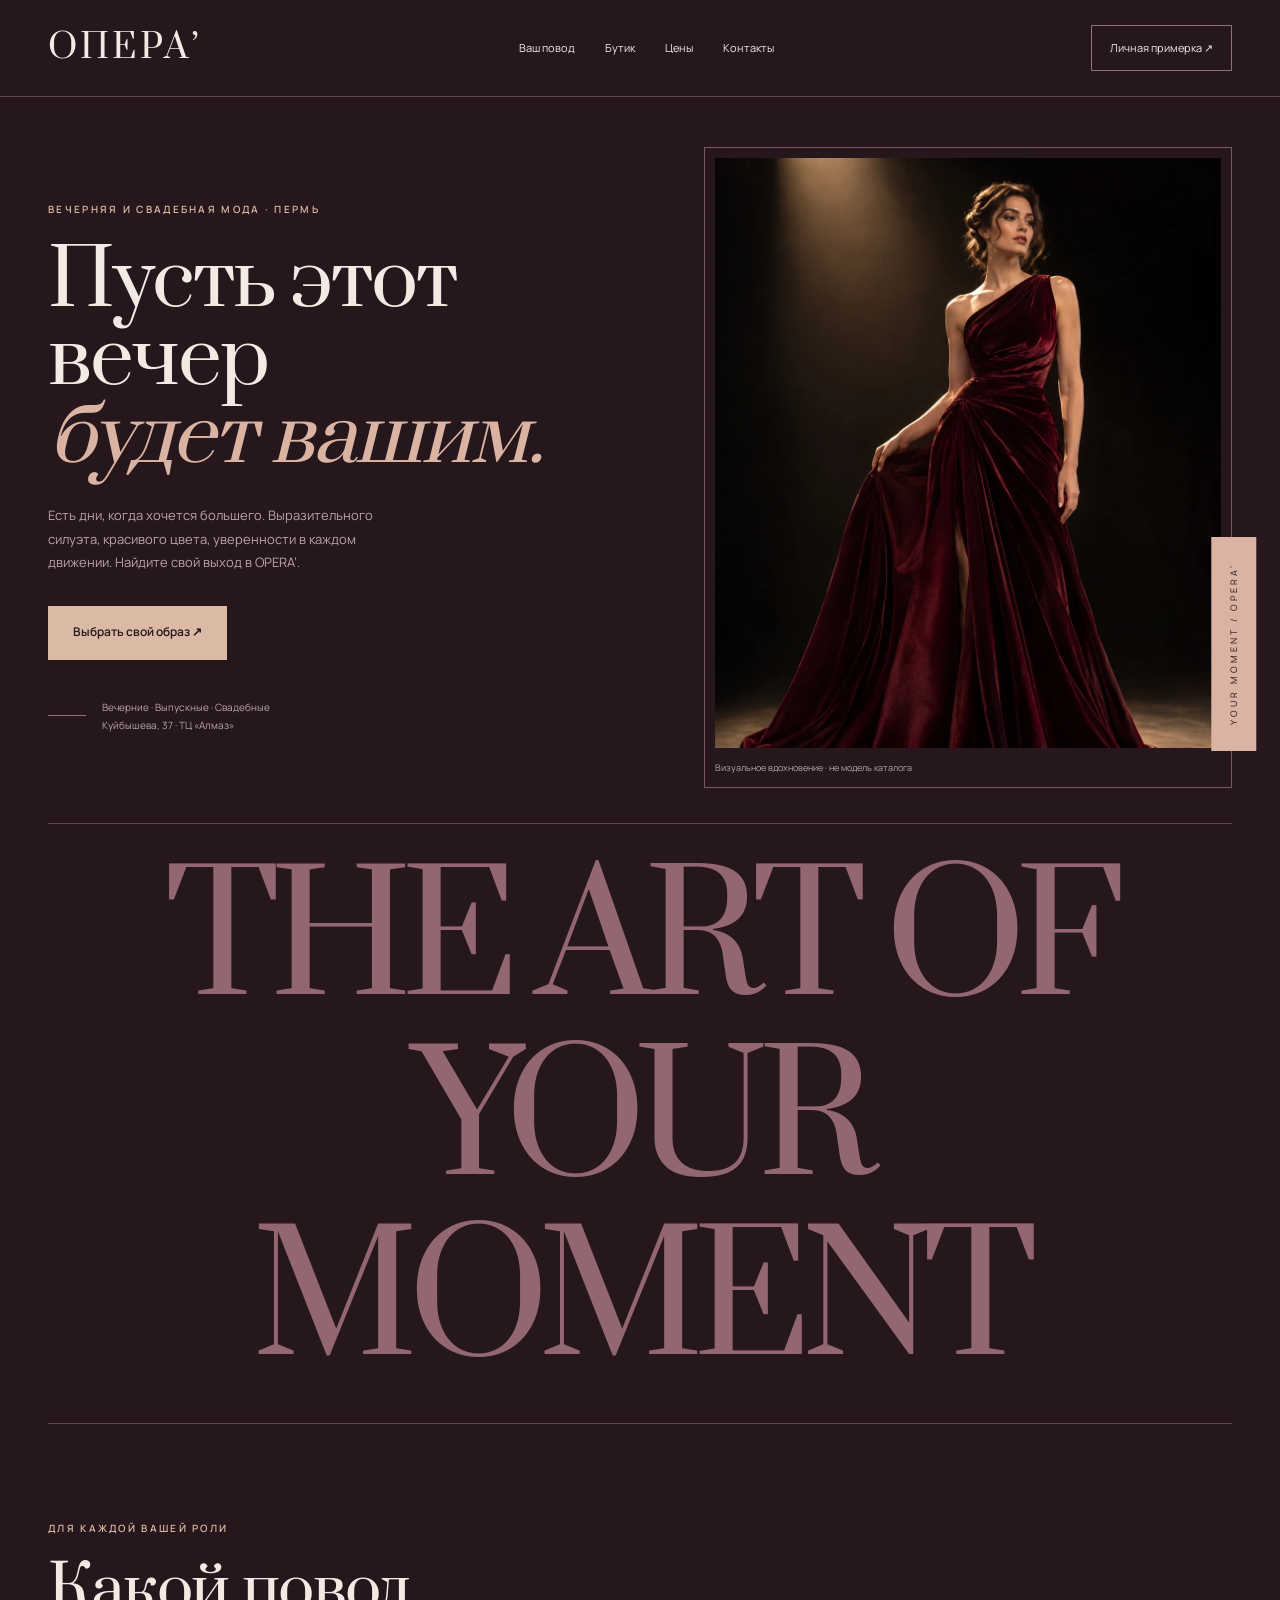
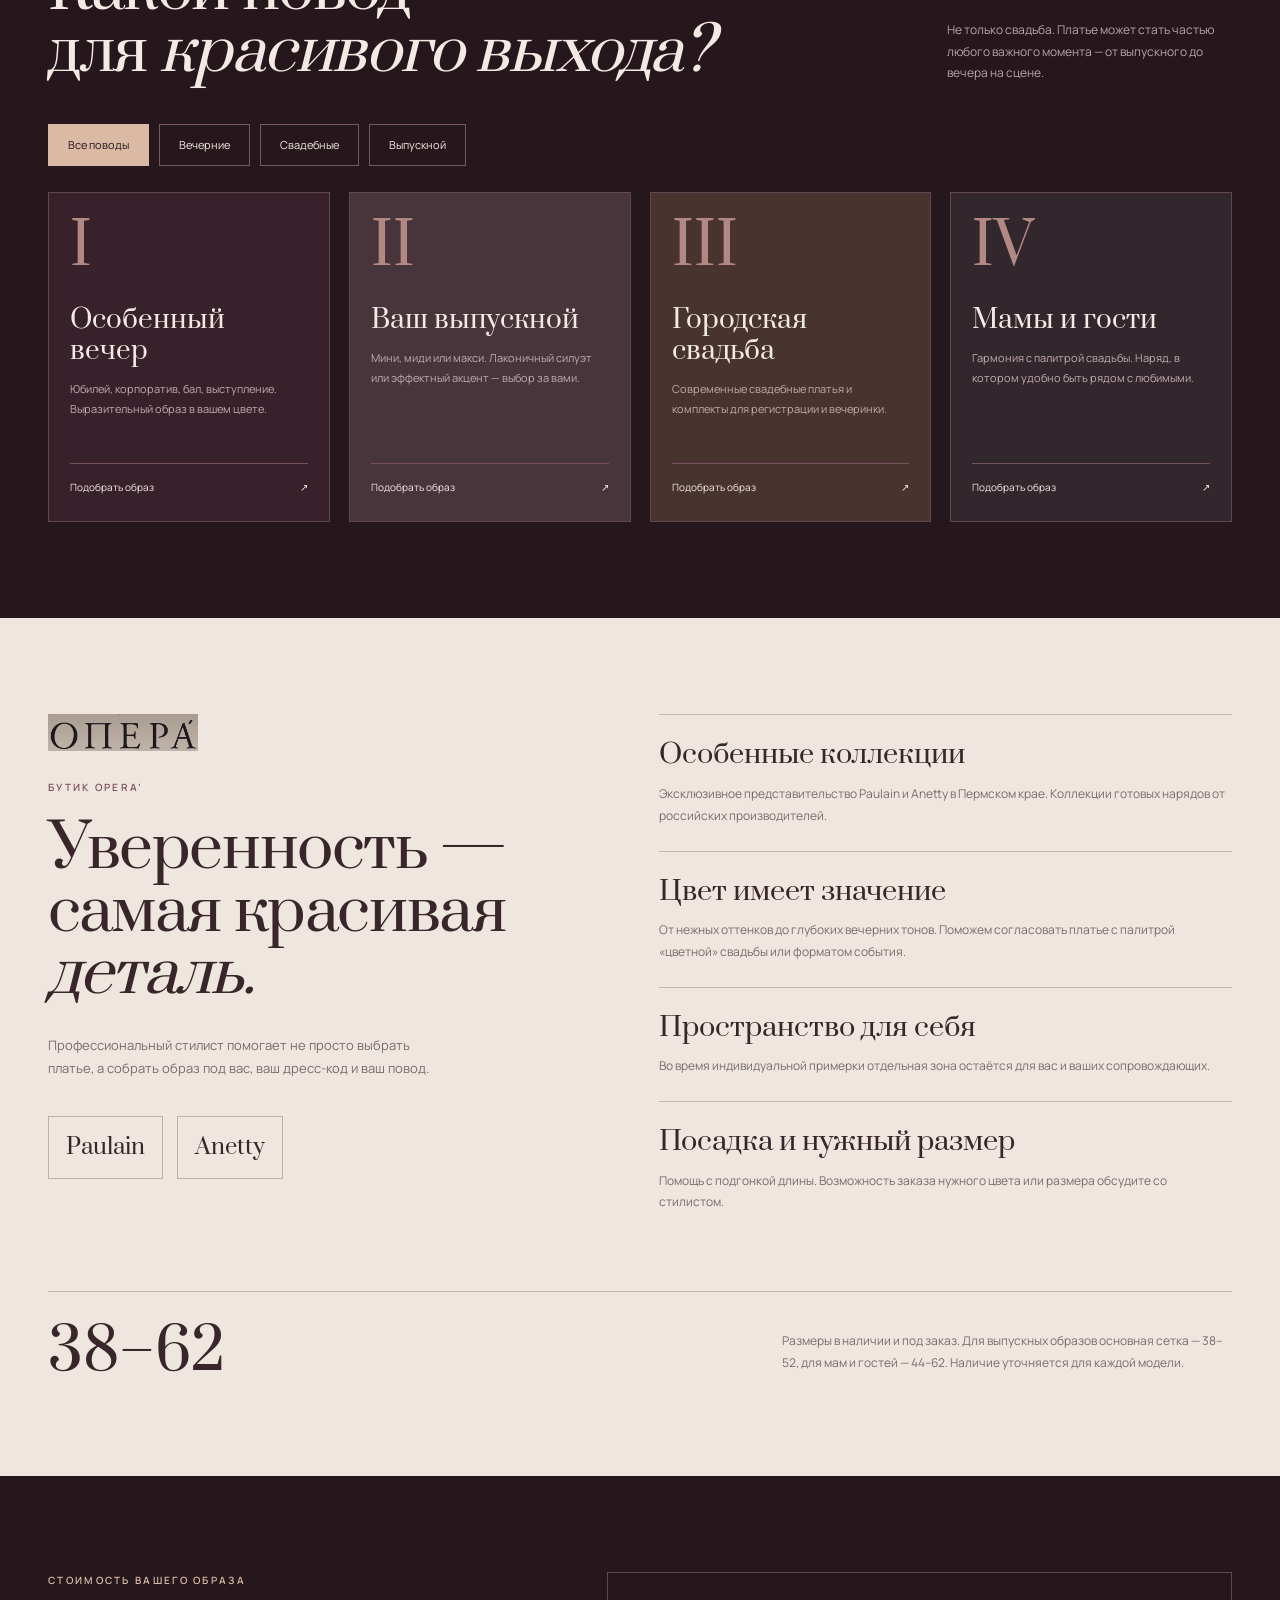
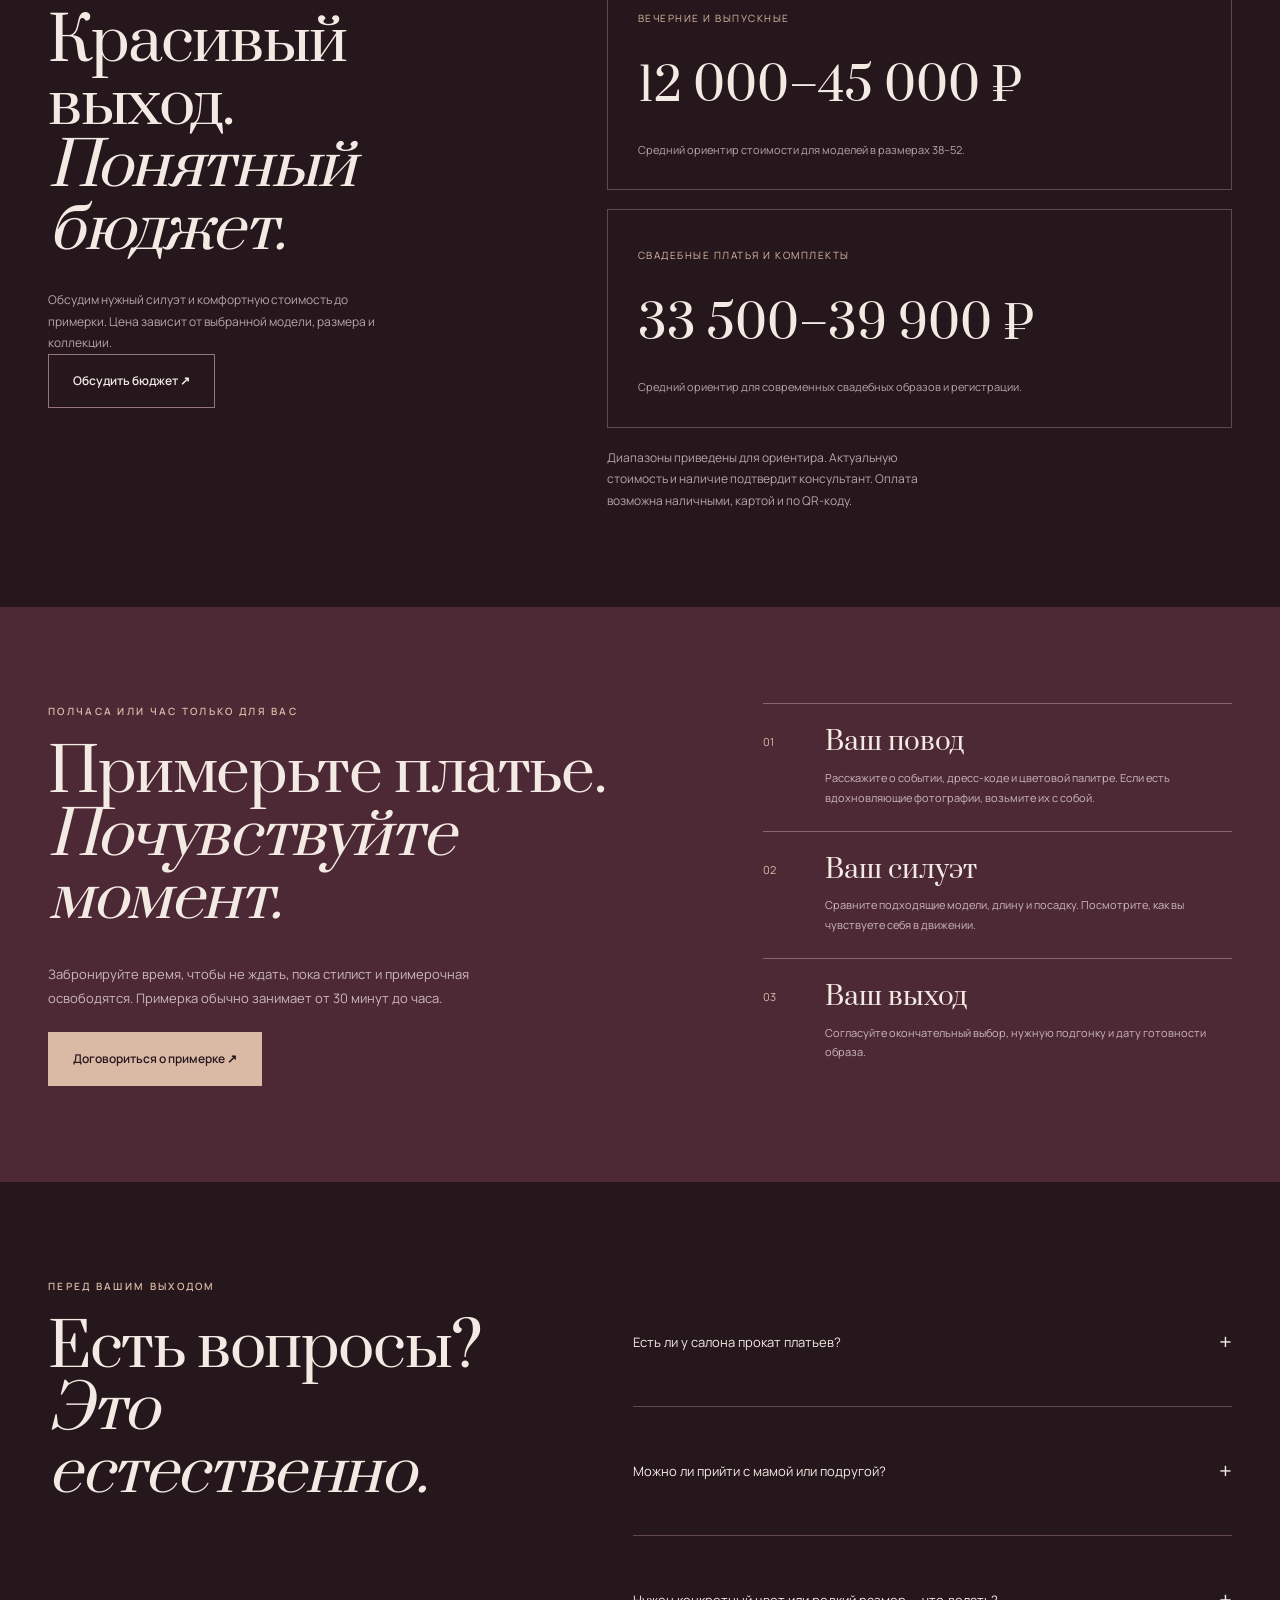
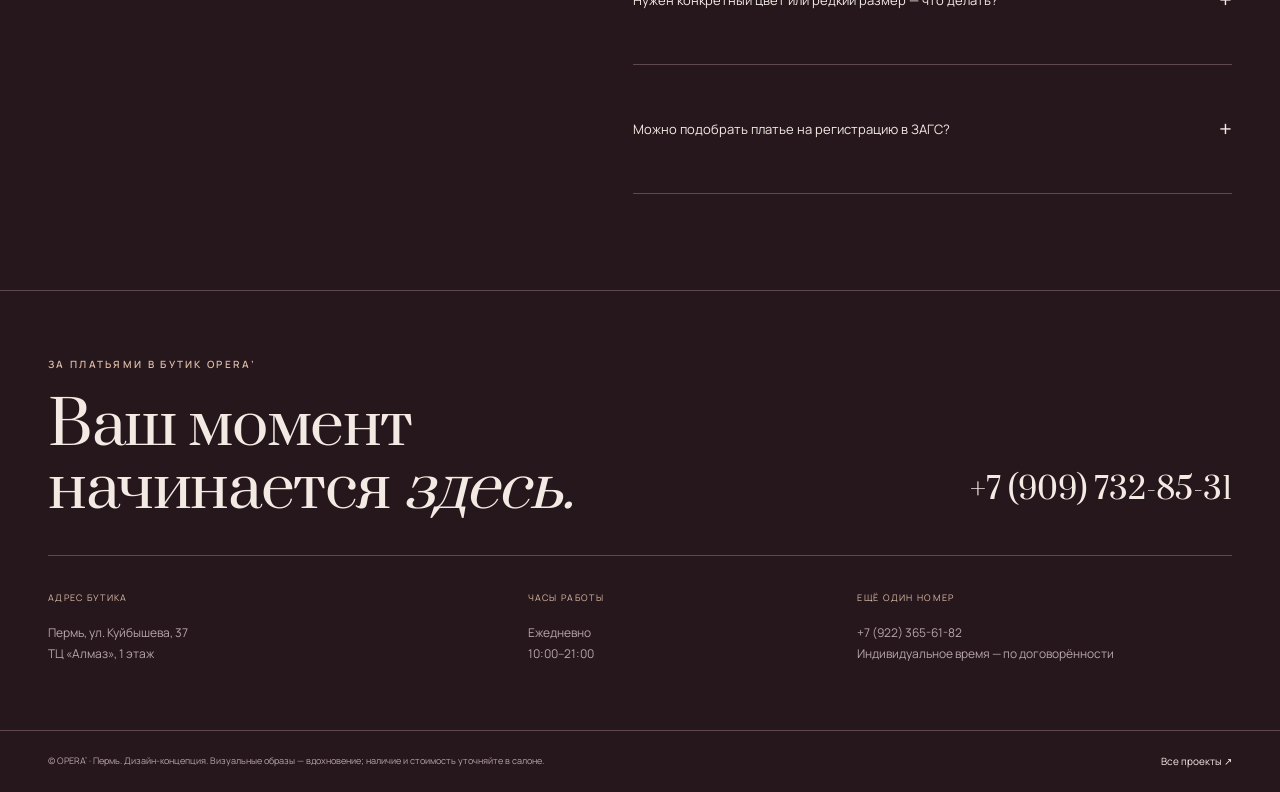
<file: opera/index.html>
<!doctype html><html lang="ru"><head><meta charset="utf-8"><meta name="viewport" content="width=device-width, initial-scale=1"><title>OPERA’ — вечерняя и свадебная мода · Пермь</title><meta name="description" content="Бутик OPERA’ в Перми. Вечерние, выпускные и современные свадебные платья, индивидуальная примерка со стилистом. Куйбышева, 37, ТЦ «Алмаз»."><meta name="theme-color" content="#26171c"><link rel="icon" href="../assets/opera-logo.webp"><link rel="stylesheet" href="../shared/base.css">
<style>
:root{--paper:#25171c;--ink:#f4eae4;--muted:#b8a5aa;--accent:#dab9a5;--line:#614850;--wine:#58303d;--serif:'Editorial',Georgia,serif;--sans:'Manrope',Arial,sans-serif}body{background:var(--paper);color:var(--ink);font-family:var(--sans)}.container{width:calc(100% - 96px);max-width:1350px;margin:auto}.site-header{position:relative;z-index:20;border-bottom:1px solid var(--line);padding:19px 0;background:var(--paper)}.header-row{display:flex;align-items:center;justify-content:space-between;gap:27px}.brand{color:inherit;font-family:var(--serif);font-size:34px;letter-spacing:3px;text-decoration:none}.nav-links{display:flex;gap:30px;font-size:11px}.nav-links a{color:inherit;text-decoration:none}.header-action{background:none;color:var(--ink);border:1px solid #92717a;font-size:11px;padding:13px 18px}.menu-toggle{display:none}.eyebrow{font-size:10px;letter-spacing:2.3px;text-transform:uppercase;color:var(--accent)}h1,h2,h3{font-family:var(--serif);font-weight:400}h1{font-size:clamp(55px,6.1vw,94px);line-height:1;letter-spacing:-2px}h2{font-size:clamp(40px,4.7vw,70px);line-height:1.04;letter-spacing:-1.4px}h3{font-size:29px;line-height:1.18}p{line-height:1.8}.btn{display:inline-flex;justify-content:center;align-items:center;gap:27px;min-height:54px;padding:17px 24px;border:1px solid var(--accent);background:var(--accent);color:#25171c;text-decoration:none;font-size:12px;cursor:pointer}.btn:hover{background:#f1ded1;border-color:#f1ded1}.btn-outline{color:var(--ink);background:none;border-color:#94757d}.hero{display:grid;grid-template-columns:1fr .94fr;gap:8%;position:relative;align-items:center;padding:50px 0 35px}.hero-copy{padding:20px 0}.hero h1{margin:25px 0 28px}.hero h1 em{color:#dbb3a3;font-weight:400}.hero-copy p{max-width:365px;color:var(--muted);font-size:13px;margin-bottom:31px}.hero-label{margin-top:38px;display:flex;gap:16px;align-items:center;color:var(--muted);font-size:10px;line-height:1.8}.hero-label::before{content:'';width:38px;height:1px;background:#92717a}.hero-visual{position:relative;border:1px solid #785962;padding:10px;margin-left:auto;width:100%;max-width:570px}.hero-visual img{width:100%;height:590px;object-fit:cover;object-position:center 15%;display:block}.ticket{position:absolute;right:-25px;bottom:36px;writing-mode:vertical-rl;transform:rotate(180deg);font-size:9px;letter-spacing:3px;padding:26px 15px;background:#dbb3a3;color:#25171c}.hero-caption{font-size:9px;margin:12px 0 1px;color:var(--muted)}.wordline{font-family:var(--serif);font-size:clamp(66px,12.8vw,185px);line-height:1.1;letter-spacing:-.065em;padding:28px 0 30px;border-top:1px solid var(--line);border-bottom:1px solid var(--line);color:#936771;text-align:center;overflow:hidden}.section{padding:96px 0}.section-heading{display:flex;justify-content:space-between;gap:40px;align-items:end;margin-bottom:40px}.section-heading h2{margin:17px 0 0;max-width:790px}.section-heading p{max-width:285px;font-size:12px;color:var(--muted);margin:0}.filters{display:flex;gap:10px;flex-wrap:wrap;margin-bottom:26px}.filters button{border:1px solid #785962;color:var(--ink);background:none;font-size:11px;padding:11px 19px;cursor:pointer}.filters button[aria-pressed=true],.filters button.active,.filters button.is-active{background:var(--accent);border-color:var(--accent);color:#25171c}.occasion-grid{display:grid;grid-template-columns:repeat(4,1fr);gap:19px}.occasion{padding:25px 21px;border:1px solid var(--line);min-height:330px;display:flex;flex-direction:column;position:relative;background:#38212a}.occasion:nth-child(2){background:#48343b}.occasion:nth-child(3){background:#49332f}.occasion:nth-child(4){background:#33272e}.occasion .symbol{font-family:var(--serif);font-size:58px;line-height:1;color:#b18884}.occasion h3{font-size:26px;margin:29px 0 12px}.occasion p{font-size:11px;color:#c1acb1;margin:0 0 25px}.occasion button{display:flex;justify-content:space-between;align-items:center;text-align:left;border:0;border-top:1px solid #75525e;font-size:10px;background:none;color:var(--ink);padding:15px 0 0;cursor:pointer;margin-top:auto}.boutique{background:#efe7df;color:#38262b}.boutique .eyebrow{color:#7b535e}.boutique-logo{width:150px;height:auto;margin-bottom:28px;mix-blend-mode:multiply}.boutique-grid{display:grid;grid-template-columns:.9fr 1.1fr;gap:12%}.boutique h2{margin:18px 0 28px}.boutique-intro p{font-size:13px;color:#7b6a6d;max-width:385px}.brand-tags{display:flex;gap:14px;flex-wrap:wrap;margin-top:35px}.brand-tags span{font-family:var(--serif);font-size:22px;padding:12px 17px;border:1px solid #bcb0aa}.boutique-list article{border-top:1px solid #c5b7b1;padding:24px 0}.boutique-list h3{font-size:27px;margin:0 0 12px}.boutique-list p{font-size:12px;color:#7b6a6d;margin:0}.size-band{margin-top:54px;padding-top:32px;border-top:1px solid #c5b7b1;display:flex;align-items:center;justify-content:space-between;gap:30px}.size-band strong{font-family:var(--serif);font-weight:400;font-size:56px;line-height:1;white-space:nowrap}.size-band p{font-size:12px;color:#7b6a6d;max-width:450px;margin:0}.price-grid{display:grid;grid-template-columns:.8fr 1.2fr;gap:12%}.price-grid h2{margin:17px 0 28px}.price-grid>div>p{font-size:12px;color:var(--muted);max-width:345px}.price-panel{border:1px solid var(--line);padding:30px}.price-panel+.price-panel{margin-top:19px}.price-panel span{font-size:10px;color:var(--accent);letter-spacing:1.5px;text-transform:uppercase}.price-panel strong{display:block;font-family:var(--serif);font-weight:400;font-size:clamp(31px,3.6vw,48px);margin:18px 0 13px}.price-panel p{font-size:11px;color:var(--muted);margin:0}.price-footnote{font-size:10px;line-height:1.8;color:var(--muted);margin:19px 0 0}.fitting{background:#4d2936}.fitting h2{margin:19px 0 33px}.fitting-grid{display:grid;grid-template-columns:1.1fr .9fr;gap:12%}.fitting-grid p{font-size:13px;color:#cbb7bd;max-width:470px}.fitting-grid .btn{margin-top:22px}.fitting-steps{counter-reset:steps}.fitting-steps article{display:grid;grid-template-columns:42px 1fr;gap:20px;padding:23px 0;border-top:1px solid #89616f;counter-increment:steps}.fitting-steps article::before{content:'0' counter(steps);font-size:11px;color:var(--accent);padding-top:6px}.fitting-steps h3{font-size:26px;margin:0 0 10px}.fitting-steps p{font-size:11px;margin:0}.faq-grid{display:grid;grid-template-columns:.85fr 1.15fr;gap:12%}.faq-grid h2{margin:19px 0}.faq-list details{padding:21px 0;border-bottom:1px solid var(--line)}.faq-list summary{font-size:13px;line-height:1.7;cursor:pointer}.faq-list details p{font-size:12px;color:var(--muted);margin:15px 0 3px}.contact{border-top:1px solid var(--line);padding:65px 0}.contact-title{display:flex;justify-content:space-between;gap:25px;align-items:end}.contact h2{margin:16px 0 35px}.contact .phone{font-family:var(--serif);font-size:30px;color:var(--ink);text-decoration:none;display:inline-block;margin-bottom:40px;white-space:nowrap}.contact-data{display:grid;grid-template-columns:1.2fr .8fr 1fr;gap:30px;padding-top:26px;border-top:1px solid var(--line)}.contact-data span{font-size:9px;letter-spacing:1.3px;color:var(--accent)}.contact-data p{font-size:12px;color:var(--muted);margin:12px 0 0}.contact-data a{color:inherit;text-underline-offset:5px}.footer{border-top:1px solid var(--line);padding:22px 0}.footer-row{display:flex;align-items:center;justify-content:space-between;gap:30px}.footer p{font-size:9px;color:var(--muted);max-width:740px;line-height:1.8;margin:0}.footer a{font-size:10px;color:inherit;white-space:nowrap}
@media(max-width:1050px){.container{width:calc(100% - 48px)}.nav-links{gap:20px}.header-action{display:none}.hero{gap:5%}.hero-visual img{height:560px}.occasion-grid{grid-template-columns:1fr 1fr}.occasion{min-height:295px}.boutique-grid,.price-grid,.fitting-grid,.faq-grid{gap:7%}.ticket{right:-13px}.contact .phone{font-size:26px}.wordline{font-size:13vw}}
@media(max-width:800px){.container{width:calc(100% - 36px)}.site-header{padding:13px 0}.brand{font-size:28px}.menu-toggle{display:block;background:none;color:var(--ink);border:1px solid var(--line);font-size:11px;padding:9px 13px}.nav-links{display:none;position:absolute;top:100%;left:0;right:0;background:var(--paper);padding:22px;flex-direction:column;border-bottom:1px solid var(--line)}.site-header:has([data-menu-toggle][aria-expanded=true]) .nav-links,.nav-links.is-open{display:flex}.hero{grid-template-columns:1fr;padding:30px 0;gap:18px}.hero-copy{padding:10px 0}.hero h1{font-size:64px;letter-spacing:-2px;margin:21px 0 25px}.hero-copy p{max-width:none}.hero-label{margin-top:26px}.hero-visual{max-width:none;width:100%}.hero-visual img{height:470px}.ticket{right:20px;bottom:53px;writing-mode:horizontal-tb;transform:none;padding:11px 15px;letter-spacing:2px}.wordline{font-size:14vw;padding:23px 0}.section{padding:62px 0}h2{font-size:44px}.section-heading{display:block;margin-bottom:28px}.section-heading p{max-width:none;margin-top:22px}.occasion-grid{gap:14px}.occasion{min-height:325px;padding:23px 17px}.occasion h3{font-size:26px;overflow-wrap:anywhere}.occasion .symbol{font-size:43px}.occasion button{font-size:10px;gap:8px}.boutique-grid,.price-grid,.fitting-grid,.faq-grid{grid-template-columns:1fr;gap:30px}.brand-tags{margin-top:23px}.size-band{display:block;margin-top:30px;padding-top:25px}.size-band strong{font-size:48px}.size-band p{margin-top:18px}.price-panel{padding:25px}.price-panel strong{font-size:36px}.fitting h2{margin-bottom:25px}.fitting-grid .btn{margin-top:15px}.contact-title{display:block}.contact h2{margin-bottom:22px}.contact .phone{margin-bottom:30px;font-size:29px}.contact-data{grid-template-columns:1fr;gap:24px}.contact-data p{margin-top:9px}.footer-row{display:block}.footer a{display:inline-block;margin-top:13px}}
@media(max-width:380px){.occasion-grid{grid-template-columns:1fr}.occasion{min-height:265px}.hero h1{font-size:58px}}
@media(prefers-reduced-motion:reduce){*{scroll-behavior:auto!important;animation:none!important;transition:none!important}}
</style></head><body data-name="OPERA’" data-phone="+7 (909) 732-85-31"><a class="skip-link" href="#main">Перейти к содержанию</a><header class="site-header" data-header><div class="container header-row"><a class="brand" href="#main" aria-label="OPERA — главная">ОПЕРА’</a><nav class="nav-links" data-mobile-nav aria-label="Главная навигация"><a href="#occasions">Ваш повод</a><a href="#boutique">Бутик</a><a href="#prices">Цены</a><a href="#contacts">Контакты</a></nav><button class="header-action" type="button" data-book>Личная примерка ↗</button><button class="menu-toggle" type="button" data-menu-toggle aria-expanded="false" aria-label="Открыть меню">Меню</button></div></header>
<main id="main"><div class="container"><section class="hero"><div class="hero-copy"><span class="eyebrow">Вечерняя и свадебная мода · Пермь</span><h1>Пусть этот<br>вечер<br><em>будет вашим.</em></h1><p>Есть дни, когда хочется большего. Выразительного силуэта, красивого цвета, уверенности в каждом движении. Найдите свой выход в OPERA’.</p><button class="btn" type="button" data-book data-topic="Индивидуальная примерка в OPERA">Выбрать свой образ ↗</button><div class="hero-label">Вечерние · Выпускные · Свадебные<br>Куйбышева, 37 · ТЦ «Алмаз»</div></div><div class="hero-visual"><img src="../assets/opera-hero.webp" alt="Иллюстративный вечерний образ в драматичном освещении" width="900" height="1200" fetchpriority="high"><span class="ticket">YOUR MOMENT / OPERA’</span><p class="hero-caption">Визуальное вдохновение · не модель каталога</p></div></section><div class="wordline" aria-hidden="true">THE ART OF YOUR MOMENT</div></div>
<section class="section" id="occasions"><div class="container"><div class="section-heading"><div><span class="eyebrow">Для каждой вашей роли</span><h2>Какой повод<br>для <em>красивого выхода?</em></h2></div><p>Не только свадьба. Платье может стать частью любого важного момента — от выпускного до вечера на сцене.</p></div><div data-filter-group><div class="filters" aria-label="Фильтр поводов"><button type="button" data-filter="all" aria-pressed="true">Все поводы</button><button type="button" data-filter="evening" aria-pressed="false">Вечерние</button><button type="button" data-filter="bridal" aria-pressed="false">Свадебные</button><button type="button" data-filter="prom" aria-pressed="false">Выпускной</button></div><div class="occasion-grid"><article class="occasion" data-category="evening"><span class="symbol" aria-hidden="true">I</span><h3>Особенный вечер</h3><p>Юбилей, корпоратив, бал, выступление. Выразительный образ в вашем цвете.</p><button type="button" data-book data-topic="Вечернее платье на торжество">Подобрать образ <span aria-hidden="true">↗</span></button></article><article class="occasion" data-category="prom"><span class="symbol" aria-hidden="true">II</span><h3>Ваш выпускной</h3><p>Мини, миди или макси. Лаконичный силуэт или эффектный акцент — выбор за вами.</p><button type="button" data-book data-topic="Платье на выпускной">Подобрать образ <span aria-hidden="true">↗</span></button></article><article class="occasion" data-category="bridal"><span class="symbol" aria-hidden="true">III</span><h3>Городская свадьба</h3><p>Современные свадебные платья и комплекты для регистрации и вечеринки.</p><button type="button" data-book data-topic="Свадебное платье или комплект для регистрации">Подобрать образ <span aria-hidden="true">↗</span></button></article><article class="occasion" data-category="evening"><span class="symbol" aria-hidden="true">IV</span><h3>Мамы и гости</h3><p>Гармония с палитрой свадьбы. Наряд, в котором удобно быть рядом с любимыми.</p><button type="button" data-book data-topic="Платье для мамы или гостьи на свадьбу">Подобрать образ <span aria-hidden="true">↗</span></button></article></div></div></div></section>
<section class="section boutique" id="boutique"><div class="container"><div class="boutique-grid"><div class="boutique-intro"><img class="boutique-logo" src="../assets/opera-logo.svg" alt="ОПЕРА"><span class="eyebrow">Бутик OPERA’</span><h2>Уверенность —<br>самая красивая<br><em>деталь.</em></h2><p>Профессиональный стилист помогает не просто выбрать платье, а собрать образ под вас, ваш дресс-код и ваш повод.</p><div class="brand-tags" aria-label="Бренды"><span>Paulain</span><span>Anetty</span></div></div><div class="boutique-list"><article><h3>Особенные коллекции</h3><p>Эксклюзивное представительство Paulain и Anetty в Пермском крае. Коллекции готовых нарядов от российских производителей.</p></article><article><h3>Цвет имеет значение</h3><p>От нежных оттенков до глубоких вечерних тонов. Поможем согласовать платье с палитрой «цветной» свадьбы или форматом события.</p></article><article><h3>Пространство для себя</h3><p>Во время индивидуальной примерки отдельная зона остаётся для вас и ваших сопровождающих.</p></article><article><h3>Посадка и нужный размер</h3><p>Помощь с подгонкой длины. Возможность заказа нужного цвета или размера обсудите со стилистом.</p></article></div></div><div class="size-band"><strong>38–62</strong><p>Размеры в наличии и под заказ. Для выпускных образов основная сетка — 38–52, для мам и гостей — 44–62. Наличие уточняется для каждой модели.</p></div></div></section>
<section class="section" id="prices"><div class="container price-grid"><div><span class="eyebrow">Стоимость вашего образа</span><h2>Красивый выход.<br><em>Понятный бюджет.</em></h2><p>Обсудим нужный силуэт и комфортную стоимость до примерки. Цена зависит от выбранной модели, размера и коллекции.</p><button class="btn btn-outline" type="button" data-book data-topic="Подобрать платье по бюджету">Обсудить бюджет ↗</button></div><div><div class="price-panel"><span>Вечерние и выпускные</span><strong>12 000–45 000 ₽</strong><p>Средний ориентир стоимости для моделей в размерах 38–52.</p></div><div class="price-panel"><span>Свадебные платья и комплекты</span><strong>33 500–39 900 ₽</strong><p>Средний ориентир для современных свадебных образов и регистрации.</p></div><p class="price-footnote">Диапазоны приведены для ориентира. Актуальную стоимость и наличие подтвердит консультант. Оплата возможна наличными, картой и по QR-коду.</p></div></div></section>
<section class="section fitting" id="fitting"><div class="container fitting-grid"><div><span class="eyebrow">Полчаса или час только для вас</span><h2>Примерьте платье.<br><em>Почувствуйте момент.</em></h2><p>Забронируйте время, чтобы не ждать, пока стилист и примерочная освободятся. Примерка обычно занимает от 30 минут до часа.</p><button class="btn" type="button" data-book data-topic="Выбрать время индивидуальной примерки">Договориться о примерке ↗</button></div><div class="fitting-steps"><article><div><h3>Ваш повод</h3><p>Расскажите о событии, дресс-коде и цветовой палитре. Если есть вдохновляющие фотографии, возьмите их с собой.</p></div></article><article><div><h3>Ваш силуэт</h3><p>Сравните подходящие модели, длину и посадку. Посмотрите, как вы чувствуете себя в движении.</p></div></article><article><div><h3>Ваш выход</h3><p>Согласуйте окончательный выбор, нужную подгонку и дату готовности образа.</p></div></article></div></div></section>
<section class="section"><div class="container faq-grid"><div><span class="eyebrow">Перед вашим выходом</span><h2>Есть вопросы?<br><em>Это естественно.</em></h2></div><div class="faq-list"><details><summary>Есть ли у салона прокат платьев?</summary><p>OPERA’ работает в формате продажи готовых платьев. Прокат не предоставляется.</p></details><details><summary>Можно ли прийти с мамой или подругой?</summary><p>Да. Индивидуальная примерочная доступна для вас и ваших сопровождающих. При записи предупредите стилиста о количестве гостей.</p></details><details><summary>Нужен конкретный цвет или редкий размер — что делать?</summary><p>Свяжитесь со стилистом и уточните возможность дозаказа. Доступность зависит от производителя и выбранной модели.</p></details><details><summary>Можно подобрать платье на регистрацию в ЗАГС?</summary><p>Да, в свадебном направлении есть современные образы, включая мини и миди, а также комплекты. Подбор начинается с вашего формата торжества.</p></details></div></div></section></main>
<section class="contact" id="contacts"><div class="container"><div class="contact-title"><div><span class="eyebrow">За платьями в бутик OPERA’</span><h2>Ваш момент<br>начинается <em>здесь.</em></h2></div><a class="phone" href="tel:+79097328531">+7 (909) 732-85-31</a></div><div class="contact-data"><div><span>АДРЕС БУТИКА</span><p>Пермь, ул. Куйбышева, 37<br>ТЦ «Алмаз», 1 этаж</p></div><div><span>ЧАСЫ РАБОТЫ</span><p>Ежедневно<br>10:00–21:00</p></div><div><span>ЕЩЁ ОДИН НОМЕР</span><p><a href="tel:+79223656182">+7 (922) 365-61-82</a><br>Индивидуальное время — по договорённости</p></div></div></div></section><footer class="footer"><div class="container footer-row"><p>© OPERA’ · Пермь. Дизайн-концепция. Визуальные образы — вдохновение; наличие и стоимость уточняйте в салоне.</p><a href="../">Все проекты ↗</a></div></footer><script src="../shared/site.js" defer></script></body></html>
</file>
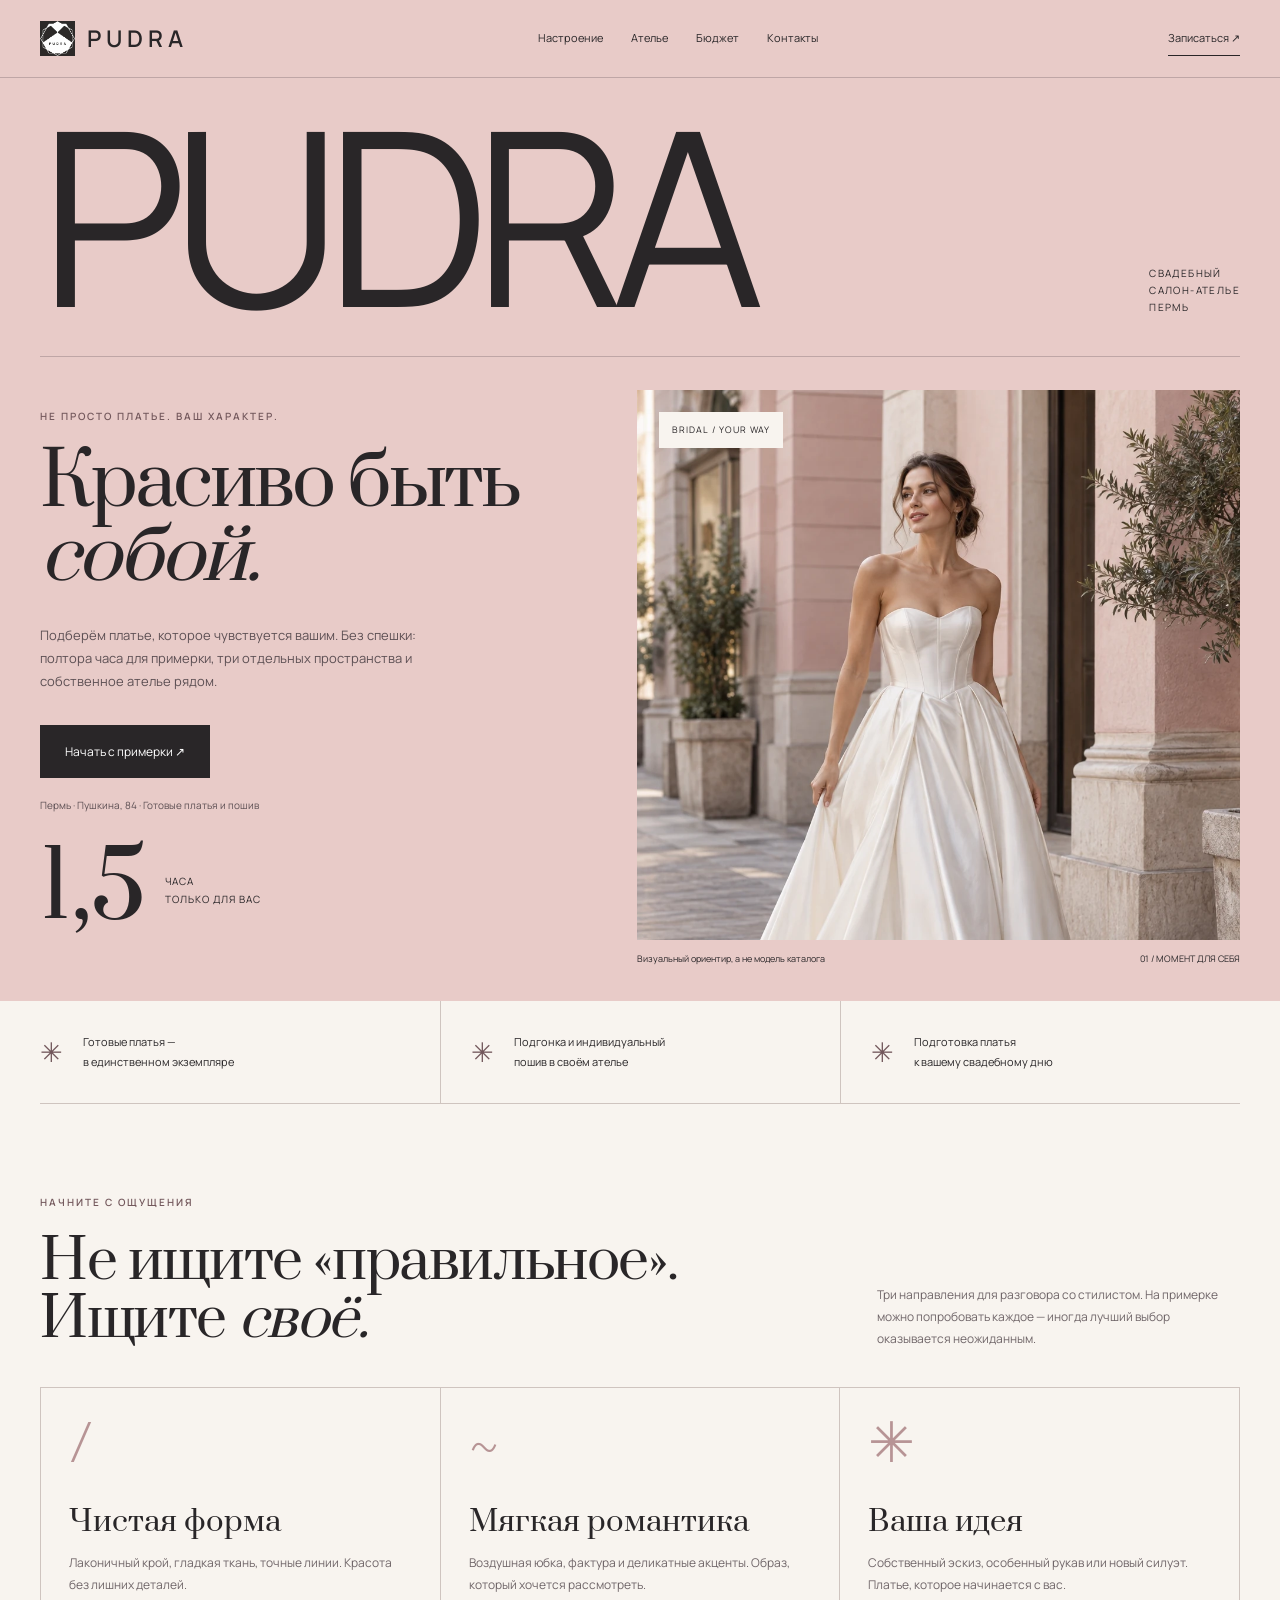
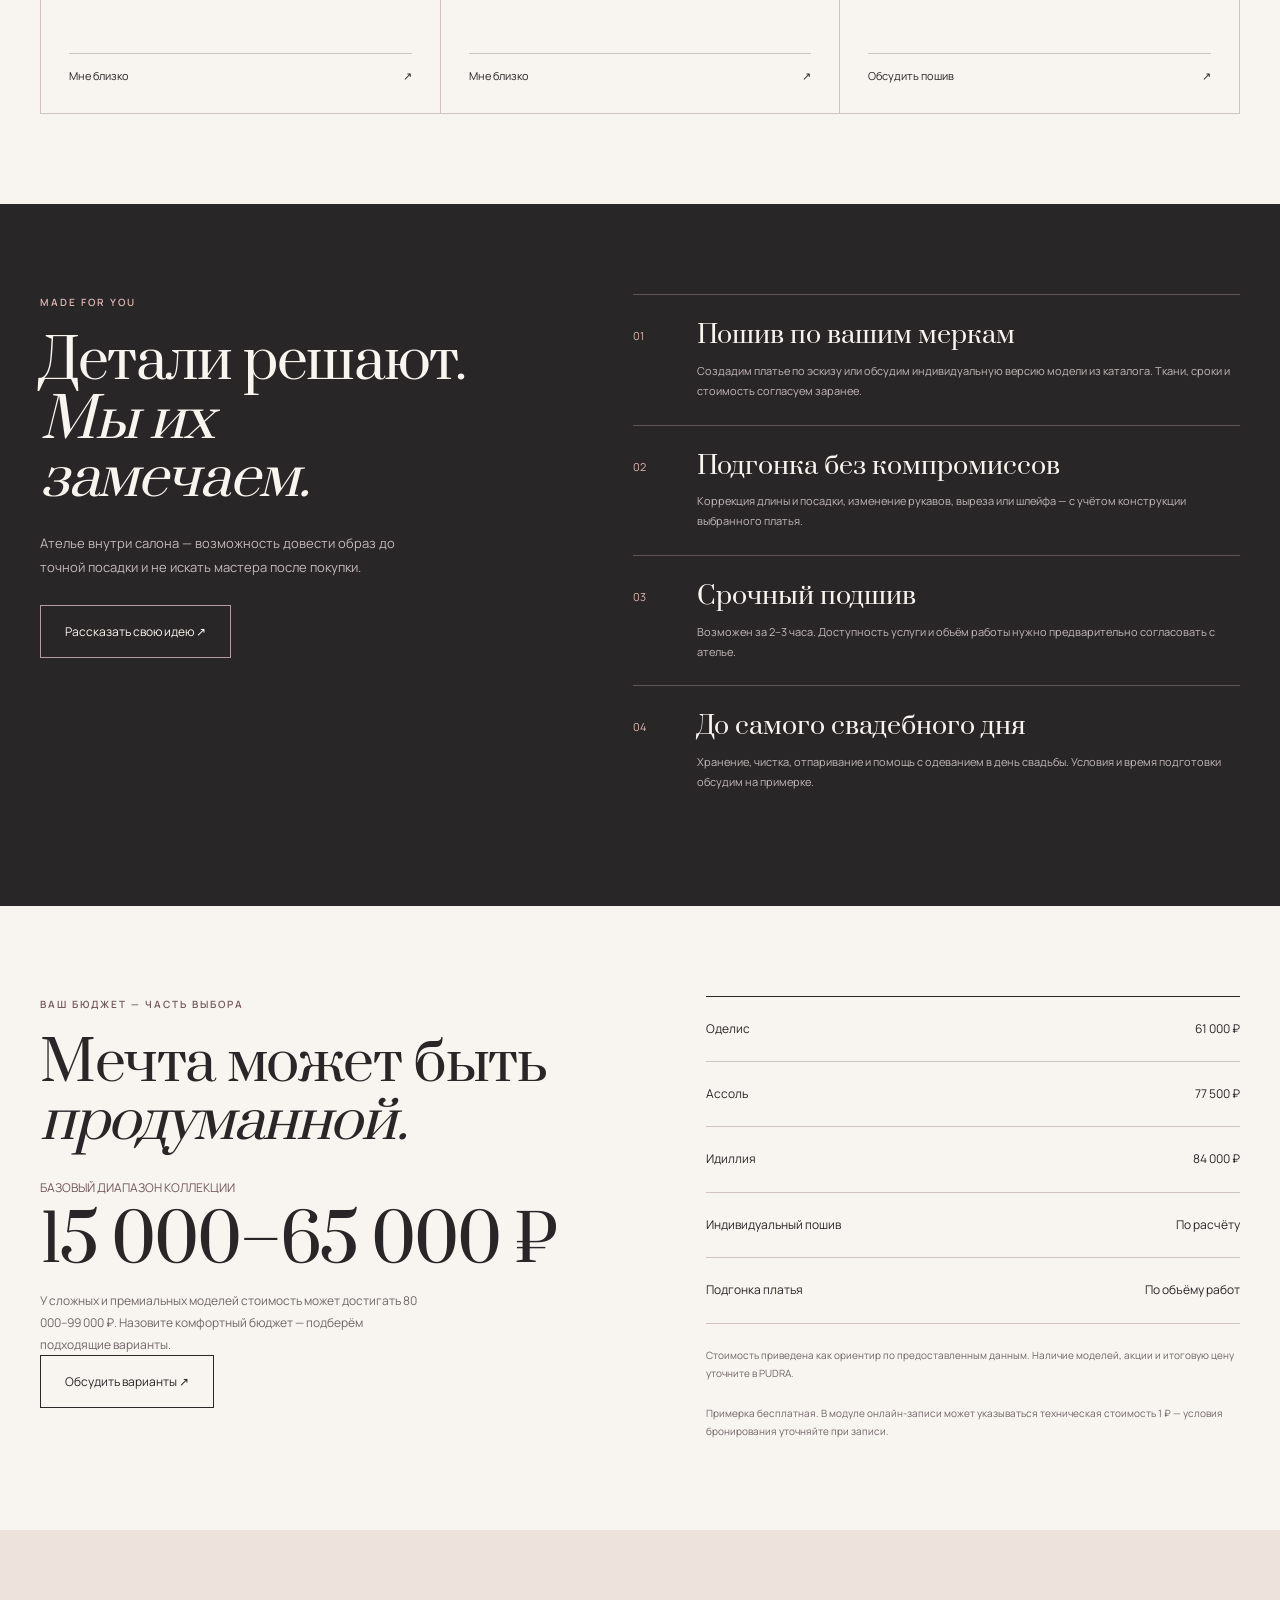
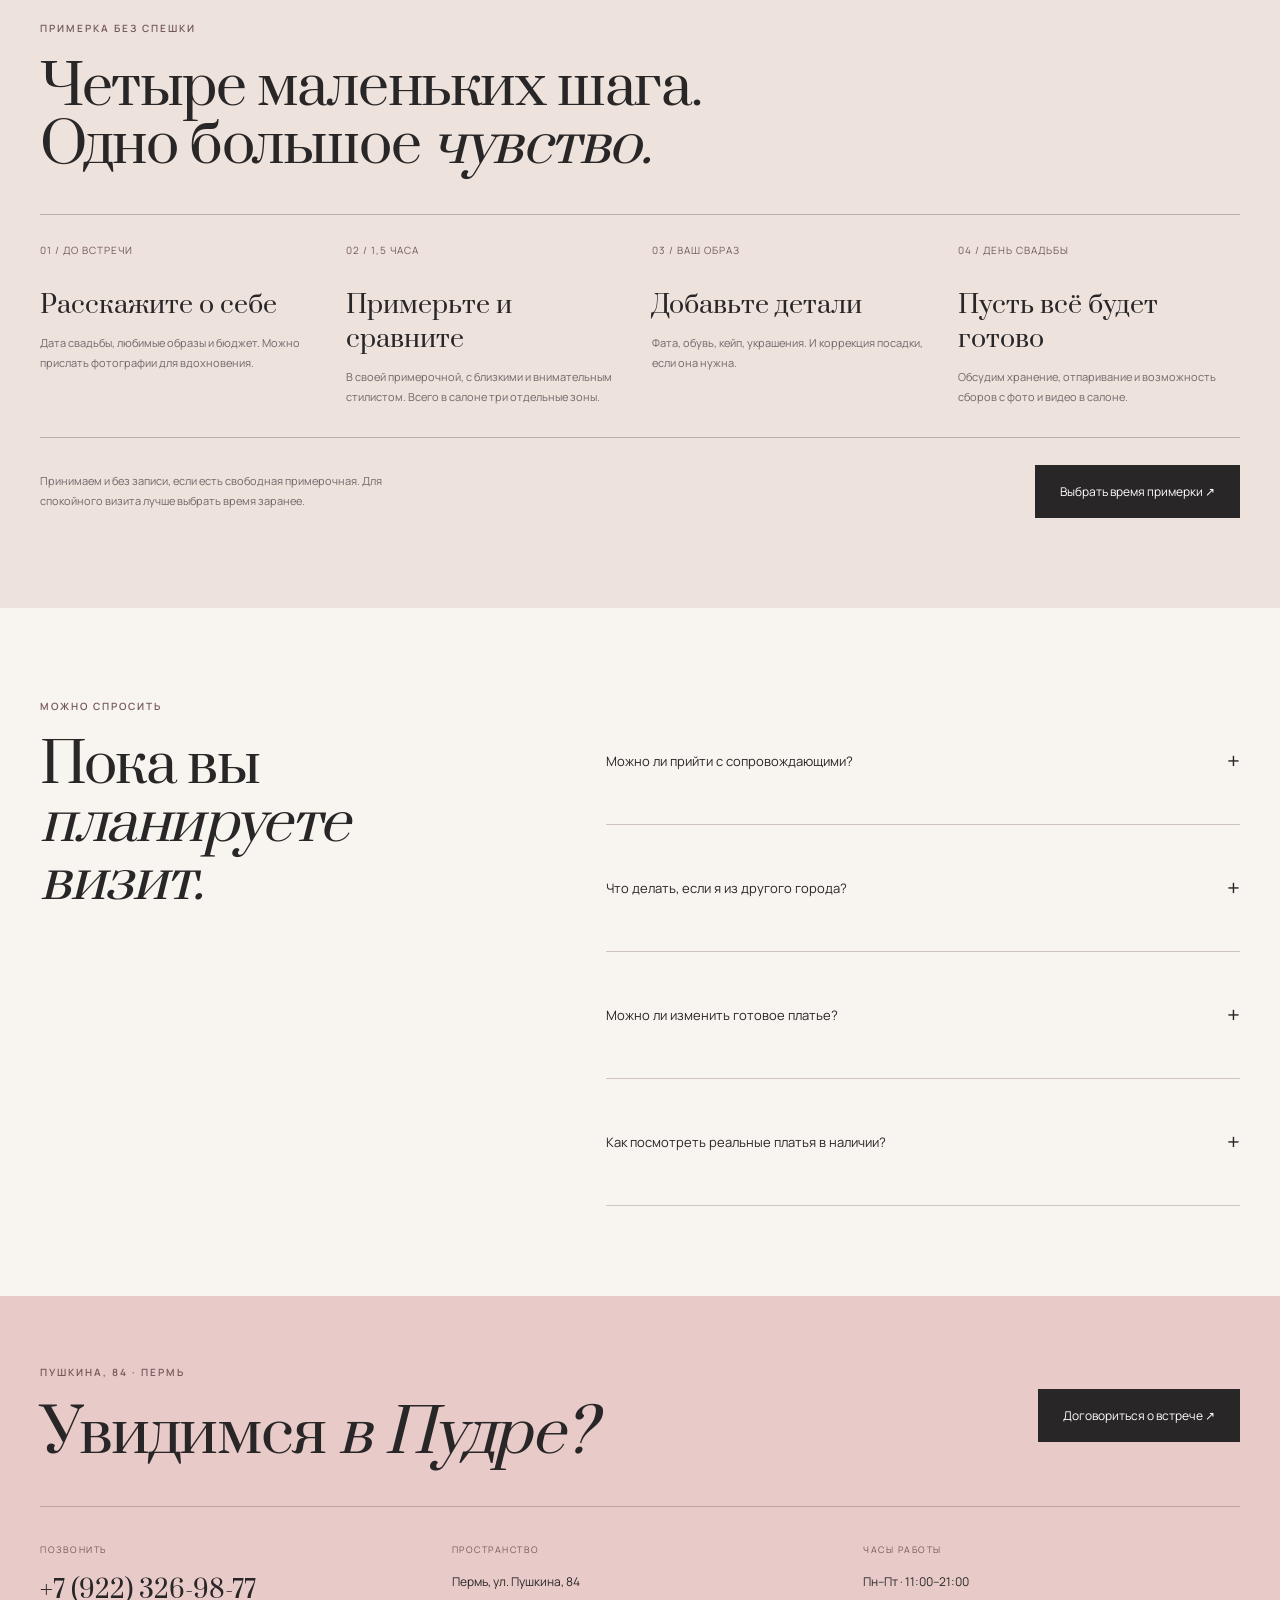
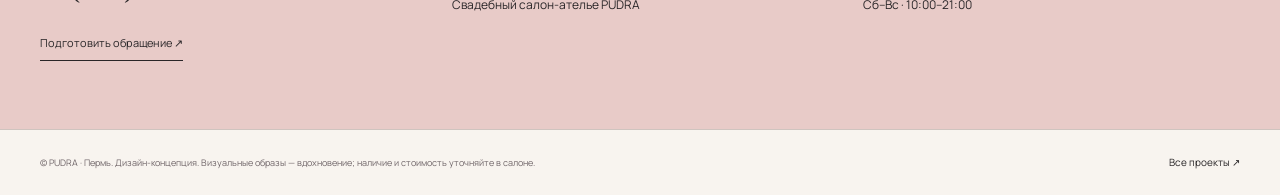
<file: pudra/index.html>
<!doctype html><html lang="ru"><head><meta charset="utf-8"><meta name="viewport" content="width=device-width, initial-scale=1"><title>PUDRA — свадебный салон-ателье в Перми · Пушкина, 84</title><meta name="description" content="Свадебный салон-ателье PUDRA. 1,5 часа на вашу примерку, индивидуальный пошив, подгонка и подготовка платья к свадьбе. Пермь, Пушкина, 84."><meta name="theme-color" content="#ead3d0"><link rel="icon" href="../assets/pudra-logo.webp"><link rel="stylesheet" href="../shared/base.css">
<style>
:root{--paper:#f8f4ef;--pink:#e8cbc8;--ink:#292628;--muted:#706669;--accent:#73585c;--line:#cfc4bf;--serif:'Editorial',Georgia,serif;--sans:'Manrope',Arial,sans-serif}body{font-family:var(--sans);background:var(--paper);color:var(--ink)}.container{max-width:1376px;width:calc(100% - 80px);margin:auto}.site-header{position:relative;z-index:20;padding:19px 0;background:var(--pink);border-bottom:1px solid #bfa6a6}.header-row{display:flex;align-items:center;justify-content:space-between;gap:24px}.brand{color:inherit;text-decoration:none;display:flex;align-items:center;gap:12px}.brand img{width:35px;height:35px;object-fit:contain}.brand span{font-size:23px;font-weight:600;letter-spacing:5px}.nav-links{display:flex;gap:28px;font-size:11px}.nav-links a{color:inherit;text-decoration:none}.header-action{color:inherit;background:none;border:0;border-bottom:1px solid var(--ink);padding:8px 0;font-size:11px}.menu-toggle{display:none}.eyebrow{font-size:10px;letter-spacing:2px;text-transform:uppercase;color:var(--accent)}h1,h2,h3{font-weight:400}h1,h2{font-family:var(--serif)}h1{font-size:clamp(50px,5.7vw,90px);line-height:1.01;letter-spacing:-3px;margin:23px 0 29px}h2{font-size:clamp(39px,4.3vw,64px);line-height:1.06;letter-spacing:-1.4px}h3{font-family:var(--serif);font-size:29px}p{line-height:1.8}.btn{display:inline-flex;justify-content:center;align-items:center;gap:22px;padding:17px 24px;min-height:53px;background:var(--ink);color:white;border:1px solid var(--ink);font:12px var(--sans);cursor:pointer;text-decoration:none}.btn:hover{background:var(--accent);border-color:var(--accent)}.btn-outline{color:var(--ink);background:none}.hero-shell{background:var(--pink);padding:0 0 34px}.masthead{font-size:clamp(90px,19vw,290px);letter-spacing:-.065em;line-height:1;display:flex;justify-content:space-between;padding:15px 0 20px;border-bottom:1px solid #bfa6a6;font-weight:500}.masthead small{font-size:10px;letter-spacing:1.4px;line-height:1.7;align-self:end;padding:0 0 20px;max-width:130px}.hero{display:grid;grid-template-columns:.92fr 1.08fr;gap:7%;padding-top:33px;align-items:start}.hero-copy{padding:18px 0 25px}.hero-copy p{font-size:13px;max-width:395px;margin:0 0 31px;color:#5d5054}.hero-copy .tiny{margin-top:18px;font-size:10px}.hero-image-box{position:relative}.hero-image-box img{width:100%;height:550px;object-fit:cover;object-position:center 12%;display:block}.image-tag{position:absolute;left:22px;top:22px;background:var(--paper);padding:10px 13px;font-size:9px;letter-spacing:1px}.image-bottom{display:flex;justify-content:space-between;gap:20px;font-size:9px;margin-top:12px;line-height:1.6}.hero-figure{margin:0}.hero-date{font-size:90px;font-family:var(--serif);line-height:1;margin:30px 0 0;display:flex;gap:18px;align-items:center}.hero-date span{font:10px var(--sans);letter-spacing:1px;line-height:1.8;max-width:100px}.promise-strip{display:grid;grid-template-columns:repeat(3,1fr);border-bottom:1px solid var(--line)}.promise{padding:28px 0;display:flex;align-items:center;gap:20px}.promise:not(:first-child){padding-left:30px;border-left:1px solid var(--line)}.promise .dot{font-size:27px;color:var(--accent)}.promise p{font-size:11px;margin:0;line-height:1.8}.section{padding:90px 0}.section-heading{display:grid;grid-template-columns:1.35fr .65fr;gap:7%;align-items:end;margin-bottom:38px}.section-heading h2{margin:15px 0 0}.section-heading p{font-size:12px;color:var(--muted);margin:0}.mood-grid{display:grid;grid-template-columns:repeat(3,1fr);gap:1px;background:var(--line);border:1px solid var(--line)}.mood-card{background:var(--paper);padding:28px;min-height:325px;display:flex;flex-direction:column}.mood-card .mood-icon{font-family:var(--serif);font-size:56px;line-height:1;color:#b79495;display:block}.mood-card h3{margin:30px 0 11px}.mood-card p{font-size:12px;color:var(--muted);margin:0 0 23px}.mood-card button{margin-top:auto;font-size:11px;cursor:pointer;padding:13px 0 0;border:0;border-top:1px solid var(--line);background:none;color:var(--ink);text-align:left;display:flex;justify-content:space-between}.atelier{background:#292628;color:var(--paper)}.atelier .eyebrow{color:#dcb8b4}.atelier-grid{display:grid;grid-template-columns:.85fr 1.15fr;gap:12%}.atelier h2{margin:15px 0 24px}.atelier-intro p{color:#c2b9b9;font-size:13px;max-width:360px}.atelier-list article{display:grid;grid-template-columns:40px 1fr;gap:24px;border-top:1px solid #5f5459;padding:24px 0}.atelier-list b{font-size:11px;font-weight:400;color:#dcb8b4;padding-top:8px}.atelier-list h3{margin:0 0 8px;font-size:25px}.atelier-list p{font-size:11px;color:#c2b9b9;margin:0}.atelier .btn-outline{border-color:#b39da4;color:var(--paper);margin-top:26px}.price-box{display:grid;grid-template-columns:1fr 1fr;gap:11%}.price-box h2{margin:16px 0 25px}.price-highlight{font-family:var(--serif);font-size:65px;line-height:1;letter-spacing:-2px;margin:28px 0 16px}.price-highlight small{font:12px var(--sans);display:block;letter-spacing:0;margin-bottom:13px;color:var(--accent)}.price-copy{font-size:12px;color:var(--muted);max-width:390px}.price-row{border-bottom:1px solid var(--line);display:flex;justify-content:space-between;gap:24px;padding:22px 0;font-size:12px}.price-row strong{white-space:nowrap;font-weight:500}.price-list{border-top:1px solid var(--ink)}.price-note{font-size:10px;color:var(--muted);margin-top:22px;line-height:1.8}.fitting{background:#eee3dc}.fitting h2{margin:15px 0 39px;max-width:730px}.fitting-line{display:grid;grid-template-columns:repeat(4,1fr);gap:24px;border-top:1px solid #bcaeab}.fitting-step{padding-top:20px}.fitting-step>span{font-size:10px;letter-spacing:1px;color:var(--accent)}.fitting-step h3{font-size:25px;margin:27px 0 10px}.fitting-step p{font-size:11px;color:var(--muted)}.fitting-action{display:flex;justify-content:space-between;align-items:center;gap:25px;margin-top:30px;padding-top:27px;border-top:1px solid #bcaeab}.fitting-action p{font-size:11px;max-width:390px;color:var(--muted);margin:0}.faq-grid{display:grid;grid-template-columns:.8fr 1.2fr;gap:12%}.faq-grid h2{margin:16px 0}.faq-list details{padding:20px 0;border-bottom:1px solid var(--line)}.faq-list summary{font-size:13px;cursor:pointer;line-height:1.7}.faq-list p{font-size:12px;color:var(--muted);margin:15px 0 3px}.contact{padding:68px 0;background:var(--pink)}.contact-title{display:flex;justify-content:space-between;gap:35px;align-items:center;border-bottom:1px solid #bfa6a6;padding-bottom:40px}.contact h2{margin:10px 0 0;font-size:60px}.contact-data{display:grid;grid-template-columns:1fr 1fr 1fr;gap:35px;padding-top:35px}.contact-data span{font-size:9px;letter-spacing:1.5px;display:block;color:var(--accent);margin-bottom:13px}.contact-data p{font-size:12px;margin:0;line-height:1.9}.contact-data a{color:var(--ink);text-underline-offset:5px}.contact-phone{font-size:24px!important;font-family:var(--serif);text-decoration:none}.contact-channels{display:flex;gap:18px;margin-top:14px;font-size:11px}.footer{padding:24px 0;border-top:1px solid var(--line)}.footer-row{display:flex;align-items:center;justify-content:space-between;gap:30px}.footer p{font-size:9px;color:var(--muted);max-width:740px;line-height:1.8;margin:0}.footer a{font-size:10px;color:inherit;white-space:nowrap}
@media(max-width:1000px){.container{width:calc(100% - 48px)}.nav-links{gap:19px}.header-action{display:none}.hero{gap:5%}.hero-image-box img{height:520px}.hero-date{font-size:72px}.mood-card{padding:23px}.atelier-grid,.price-box,.faq-grid{gap:7%}.fitting-line{gap:18px}.contact h2{font-size:49px}}
@media(max-width:800px){.container{width:calc(100% - 36px)}.site-header{padding:15px 0}.brand span{font-size:20px;letter-spacing:4px}.menu-toggle{display:block;border:1px solid #bfa6a6;background:none;font-size:11px;padding:9px 13px;color:inherit}.nav-links{display:none;position:absolute;top:100%;left:0;right:0;background:var(--pink);padding:22px;flex-direction:column;border-bottom:1px solid #bfa6a6}.site-header:has([data-menu-toggle][aria-expanded=true]) .nav-links,.nav-links.is-open{display:flex}.masthead{font-size:24vw;letter-spacing:-.06em;padding:19px 0}.masthead small{display:none}.hero{display:flex;flex-direction:column;gap:18px;padding-top:15px}.hero-copy{padding-top:12px}.hero h1{font-size:54px;letter-spacing:-2px;max-width:450px;margin:19px 0 24px}.hero-date{font-size:64px;margin:23px 0 0}.hero-date span{max-width:none}.hero-image-box img{height:470px}.hero-figure{width:100%}.promise-strip{grid-template-columns:1fr}.promise,.promise:not(:first-child){padding:15px 0;border-left:0;border-bottom:1px solid var(--line);gap:16px}.promise:last-child{border-bottom:0}.promise .dot{font-size:20px}.section{padding:62px 0}h2{font-size:43px}.section-heading{grid-template-columns:1fr;gap:22px}.section-heading p{max-width:400px}.mood-grid,.atelier-grid,.price-box,.faq-grid{grid-template-columns:1fr}.mood-card{min-height:280px;padding:25px}.mood-card h3{margin-top:20px}.atelier-grid,.price-box,.faq-grid{gap:32px}.price-highlight{font-size:58px}.fitting-line{grid-template-columns:1fr 1fr;row-gap:24px}.fitting-step h3{margin-top:20px}.fitting-step{border-top:1px solid #bcaeab;padding-top:17px}.fitting-line{border-top:0}.fitting-action{flex-direction:column;align-items:start}.contact-title{display:block;padding-bottom:28px}.contact h2{font-size:49px}.contact-title .btn{margin-top:27px}.contact-data{grid-template-columns:1fr;gap:24px;padding-top:27px}.contact-data span{margin-bottom:8px}.footer-row{display:block}.footer a{display:inline-block;margin-top:14px}}
@media(prefers-reduced-motion:reduce){*{scroll-behavior:auto!important;animation:none!important;transition:none!important}}
</style></head>
<body data-name="PUDRA" data-phone="+7 (922) 326-98-77"><a class="skip-link" href="#main">Перейти к содержанию</a><header class="site-header" data-header><div class="container header-row"><a class="brand" href="#main" aria-label="PUDRA — главная"><img src="../assets/pudra-logo.svg" alt="Логотип PUDRA"><span>PUDRA</span></a><nav class="nav-links" data-mobile-nav aria-label="Главная навигация"><a href="#mood">Настроение</a><a href="#atelier">Ателье</a><a href="#prices">Бюджет</a><a href="#contacts">Контакты</a></nav><button class="header-action" type="button" data-book>Записаться ↗</button><button class="menu-toggle" type="button" data-menu-toggle aria-expanded="false" aria-label="Открыть меню">Меню</button></div></header>
<main id="main"><section class="hero-shell"><div class="container"><div class="masthead" aria-hidden="true">PUDRA<small>СВАДЕБНЫЙ<br>САЛОН-АТЕЛЬЕ<br>ПЕРМЬ</small></div><div class="hero"><div class="hero-copy"><span class="eyebrow">Не просто платье. Ваш характер.</span><h1>Красиво быть<br><em>собой.</em></h1><p>Подберём платье, которое чувствуется вашим. Без спешки: полтора часа для примерки, три отдельных пространства и собственное ателье рядом.</p><button class="btn" type="button" data-book data-topic="Примерка свадебного платья в PUDRA">Начать с примерки ↗</button><p class="tiny">Пермь · Пушкина, 84 · Готовые платья и пошив</p><div class="hero-date">1,5 <span>ЧАСА<br>ТОЛЬКО ДЛЯ ВАС</span></div></div><figure class="hero-figure"><div class="hero-image-box"><img src="../assets/pudra-hero.webp" alt="Иллюстративный современный образ невесты" width="900" height="1200" fetchpriority="high"><span class="image-tag">BRIDAL / YOUR WAY</span></div><figcaption class="image-bottom"><span>Визуальный ориентир, а не модель каталога</span><span>01 / МОМЕНТ ДЛЯ СЕБЯ</span></figcaption></figure></div></div></section>
<div class="container promise-strip"><div class="promise"><span class="dot" aria-hidden="true">✳</span><p>Готовые платья —<br>в единственном экземпляре</p></div><div class="promise"><span class="dot" aria-hidden="true">✳</span><p>Подгонка и индивидуальный<br>пошив в своём ателье</p></div><div class="promise"><span class="dot" aria-hidden="true">✳</span><p>Подготовка платья<br>к вашему свадебному дню</p></div></div>
<section class="section" id="mood"><div class="container"><div class="section-heading"><div><span class="eyebrow">Начните с ощущения</span><h2>Не ищите «правильное».<br>Ищите <em>своё.</em></h2></div><p>Три направления для разговора со стилистом. На примерке можно попробовать каждое — иногда лучший выбор оказывается неожиданным.</p></div><div class="mood-grid"><article class="mood-card"><span class="mood-icon" aria-hidden="true">/</span><h3>Чистая форма</h3><p>Лаконичный крой, гладкая ткань, точные линии. Красота без лишних деталей.</p><button type="button" data-look="Чистая форма" data-look-text="Вдохновение для минималистичного свадебного образа: гладкие ткани и выразительный крой. Реальные платья в этом направлении и доступные размеры подберёт стилист PUDRA.">Мне близко <span aria-hidden="true">↗</span></button></article><article class="mood-card"><span class="mood-icon" aria-hidden="true">~</span><h3>Мягкая романтика</h3><p>Воздушная юбка, фактура и деликатные акценты. Образ, который хочется рассмотреть.</p><button type="button" data-look="Мягкая романтика" data-look-text="Для романтичного образа обсудите лёгкие слои и фактурные детали. На примерке важно оценить не только отражение, но и движение, удобство и посадку.">Мне близко <span aria-hidden="true">↗</span></button></article><article class="mood-card"><span class="mood-icon" aria-hidden="true">✳</span><h3>Ваша идея</h3><p>Собственный эскиз, особенный рукав или новый силуэт. Платье, которое начинается с вас.</p><button type="button" data-book data-topic="Индивидуальный пошив по моей идее">Обсудить пошив <span aria-hidden="true">↗</span></button></article></div></div></section>
<section class="section atelier" id="atelier"><div class="container atelier-grid"><div class="atelier-intro"><span class="eyebrow">Made for you</span><h2>Детали решают.<br><em>Мы их замечаем.</em></h2><p>Ателье внутри салона — возможность довести образ до точной посадки и не искать мастера после покупки.</p><button class="btn btn-outline" type="button" data-book data-topic="Консультация по подгонке или пошиву">Рассказать свою идею ↗</button></div><div class="atelier-list"><article><b>01</b><div><h3>Пошив по вашим меркам</h3><p>Создадим платье по эскизу или обсудим индивидуальную версию модели из каталога. Ткани, сроки и стоимость согласуем заранее.</p></div></article><article><b>02</b><div><h3>Подгонка без компромиссов</h3><p>Коррекция длины и посадки, изменение рукавов, выреза или шлейфа — с учётом конструкции выбранного платья.</p></div></article><article><b>03</b><div><h3>Срочный подшив</h3><p>Возможен за 2–3 часа. Доступность услуги и объём работы нужно предварительно согласовать с ателье.</p></div></article><article><b>04</b><div><h3>До самого свадебного дня</h3><p>Хранение, чистка, отпаривание и помощь с одеванием в день свадьбы. Условия и время подготовки обсудим на примерке.</p></div></article></div></div></section>
<section class="section" id="prices"><div class="container price-box"><div><span class="eyebrow">Ваш бюджет — часть выбора</span><h2>Мечта может быть<br><em>продуманной.</em></h2><div class="price-highlight"><small>БАЗОВЫЙ ДИАПАЗОН КОЛЛЕКЦИИ</small>15 000–65 000 ₽</div><p class="price-copy">У сложных и премиальных моделей стоимость может достигать 80 000–99 000 ₽. Назовите комфортный бюджет — подберём подходящие варианты.</p><button class="btn btn-outline" type="button" data-book data-topic="Подбор платья в моём бюджете">Обсудить варианты ↗</button></div><div><div class="price-list"><div class="price-row"><span>Оделис</span><strong>61 000 ₽</strong></div><div class="price-row"><span>Ассоль</span><strong>77 500 ₽</strong></div><div class="price-row"><span>Идиллия</span><strong>84 000 ₽</strong></div><div class="price-row"><span>Индивидуальный пошив</span><strong>По расчёту</strong></div><div class="price-row"><span>Подгонка платья</span><strong>По объёму работ</strong></div></div><p class="price-note">Стоимость приведена как ориентир по предоставленным данным. Наличие моделей, акции и итоговую цену уточните в PUDRA.</p><p class="price-note">Примерка бесплатная. В модуле онлайн-записи может указываться техническая стоимость 1 ₽ — условия бронирования уточняйте при записи.</p></div></div></section>
<section class="section fitting" id="fitting"><div class="container"><span class="eyebrow">Примерка без спешки</span><h2>Четыре маленьких шага.<br>Одно большое <em>чувство.</em></h2><div class="fitting-line"><article class="fitting-step"><span>01 / ДО ВСТРЕЧИ</span><h3>Расскажите о себе</h3><p>Дата свадьбы, любимые образы и бюджет. Можно прислать фотографии для вдохновения.</p></article><article class="fitting-step"><span>02 / 1,5 ЧАСА</span><h3>Примерьте и сравните</h3><p>В своей примерочной, с близкими и внимательным стилистом. Всего в салоне три отдельные зоны.</p></article><article class="fitting-step"><span>03 / ВАШ ОБРАЗ</span><h3>Добавьте детали</h3><p>Фата, обувь, кейп, украшения. И коррекция посадки, если она нужна.</p></article><article class="fitting-step"><span>04 / ДЕНЬ СВАДЬБЫ</span><h3>Пусть всё будет готово</h3><p>Обсудим хранение, отпаривание и возможность сборов с фото и видео в салоне.</p></article></div><div class="fitting-action"><p>Принимаем и без записи, если есть свободная примерочная. Для спокойного визита лучше выбрать время заранее.</p><button class="btn" type="button" data-book data-topic="Выбрать время примерки в PUDRA">Выбрать время примерки ↗</button></div></div></section>
<section class="section"><div class="container faq-grid"><div><span class="eyebrow">Можно спросить</span><h2>Пока вы<br><em>планируете визит.</em></h2></div><div class="faq-list"><details><summary>Можно ли прийти с сопровождающими?</summary><p>Да, просторные изолированные примерочные рассчитаны на комфорт невесты и её близких. При записи сообщите, сколько человек вы планируете пригласить.</p></details><details><summary>Что делать, если я из другого города?</summary><p>Обсудите со стилистом время приезда и необходимую подгонку. Возможность срочного подшива за 2–3 часа согласуется заранее.</p></details><details><summary>Можно ли изменить готовое платье?</summary><p>Да, собственное ателье может обсудить изменение длины, рукавов, выреза и других деталей. Решение зависит от конструкции конкретной модели.</p></details><details><summary>Как посмотреть реальные платья в наличии?</summary><p>Попросите консультанта показать актуальные поступления и уточните наличие вашего размера перед визитом.</p></details></div></div></section></main>
<section class="contact" id="contacts"><div class="container"><div class="contact-title"><div><span class="eyebrow">Пушкина, 84 · Пермь</span><h2>Увидимся <em>в Пудре?</em></h2></div><button class="btn" type="button" data-book>Договориться о встрече ↗</button></div><div class="contact-data"><div><span>ПОЗВОНИТЬ</span><a class="contact-phone" href="tel:+79223269877">+7 (922) 326-98-77</a><div class="contact-channels"><button class="header-action" type="button" data-book>Подготовить обращение ↗</button></div></div><div><span>ПРОСТРАНСТВО</span><p>Пермь, ул. Пушкина, 84<br>Свадебный салон-ателье PUDRA</p></div><div><span>ЧАСЫ РАБОТЫ</span><p>Пн–Пт · 11:00–21:00<br>Сб–Вс · 10:00–21:00</p></div></div></div></section><footer class="footer"><div class="container footer-row"><p>© PUDRA · Пермь. Дизайн-концепция. Визуальные образы — вдохновение; наличие и стоимость уточняйте в салоне.</p><a href="../">Все проекты ↗</a></div></footer><script src="../shared/site.js" defer></script></body></html>
</file>
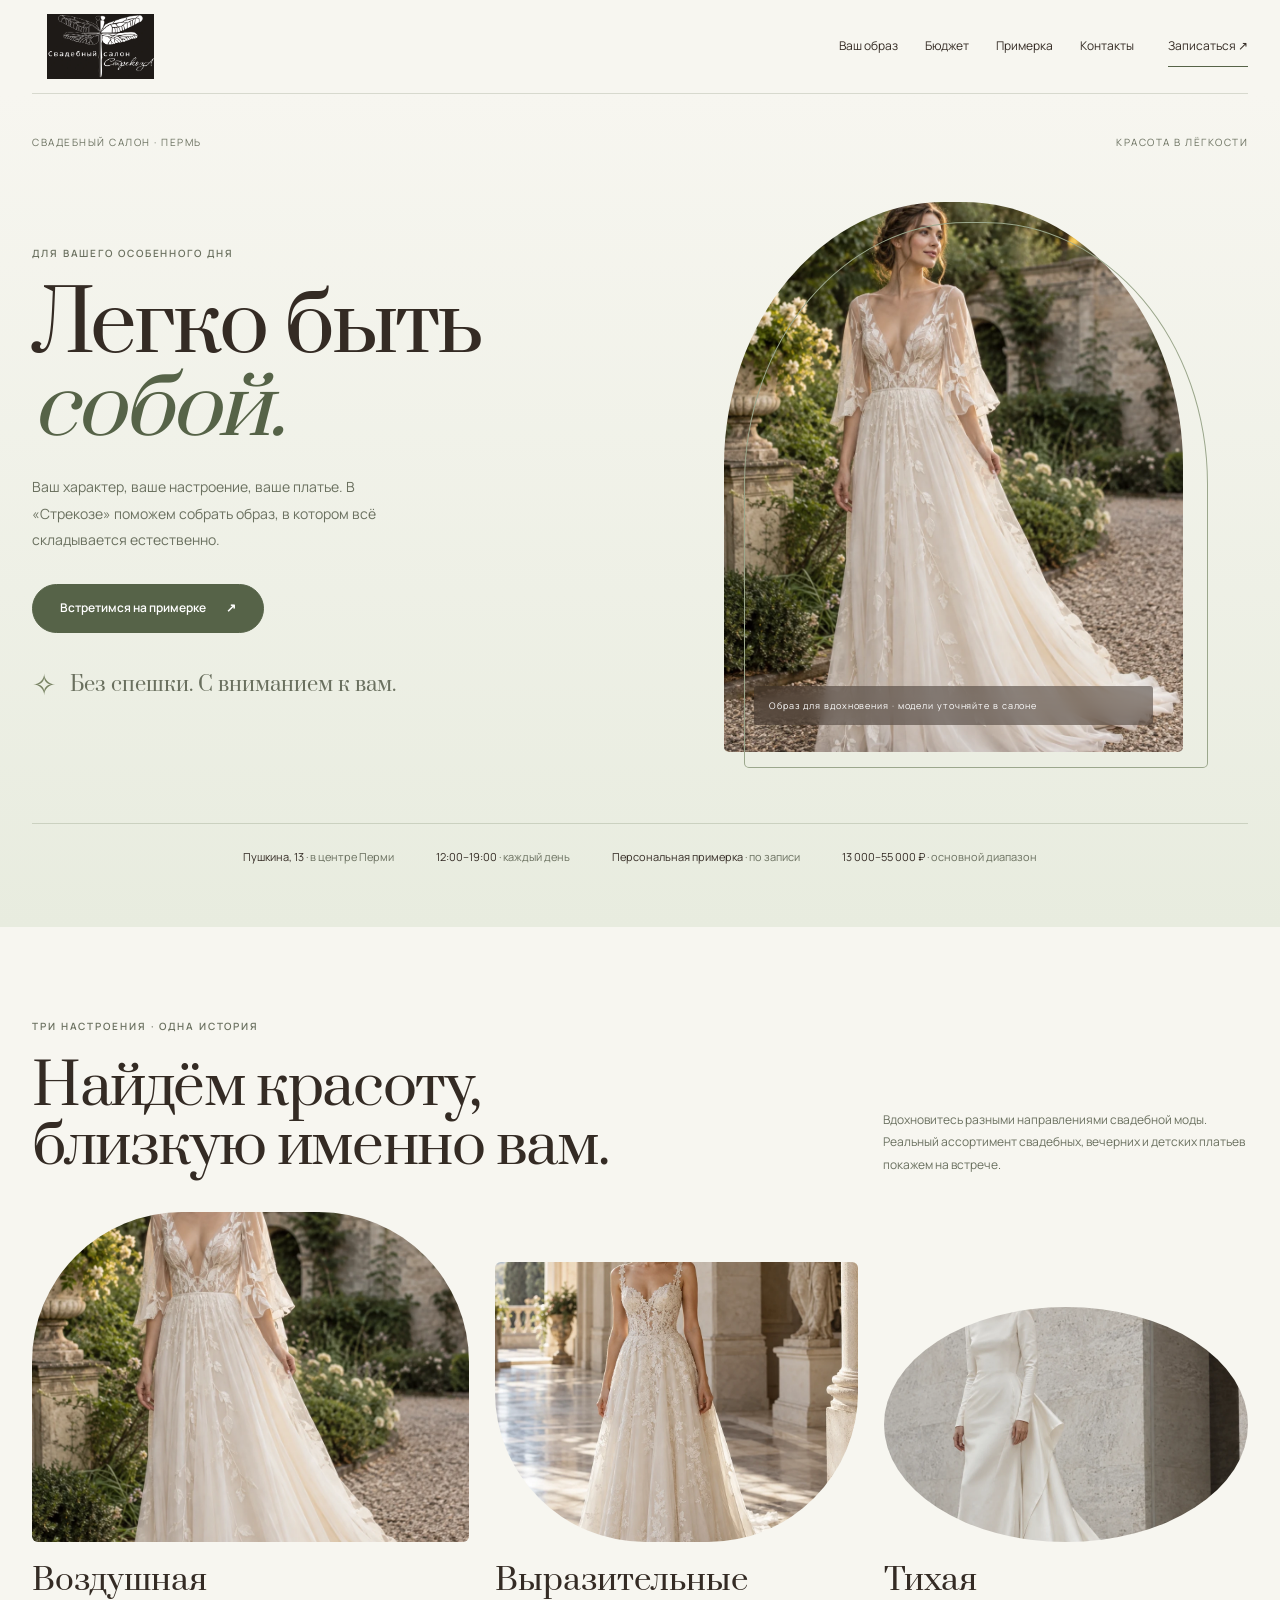
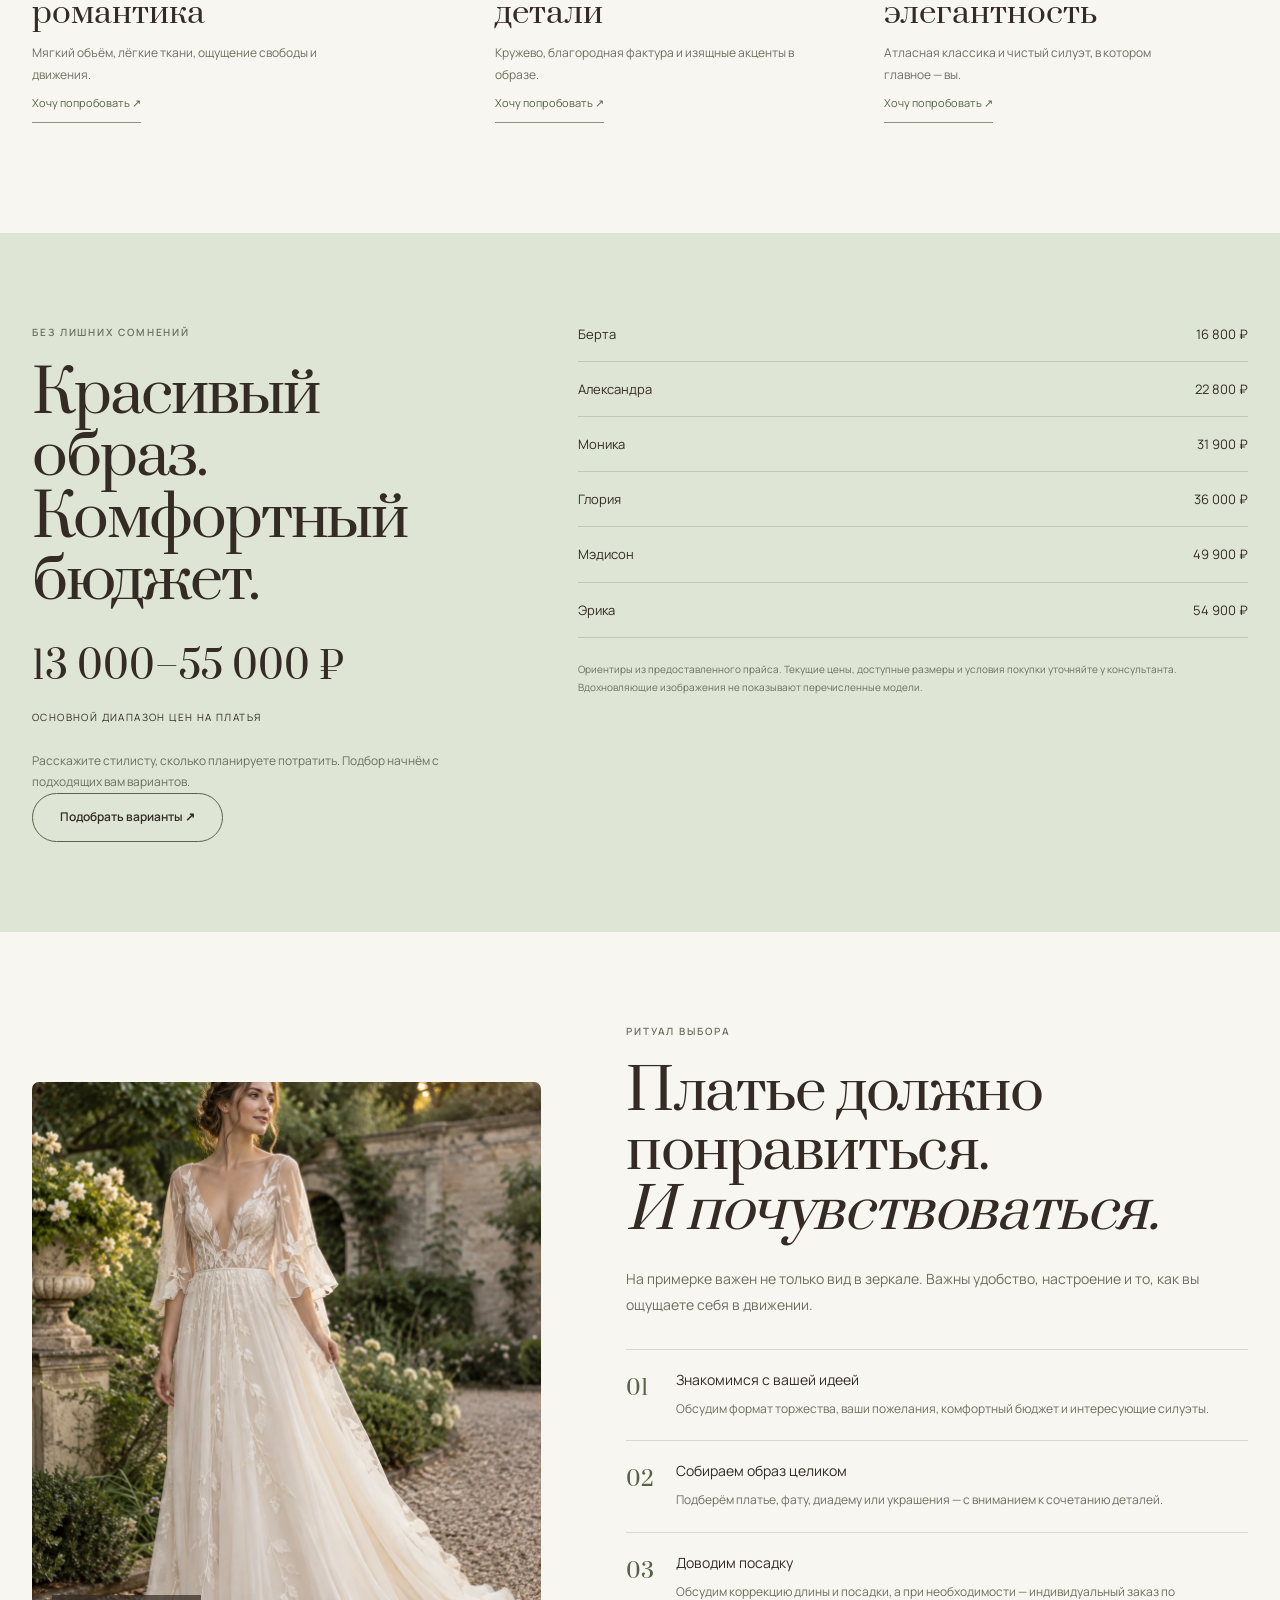
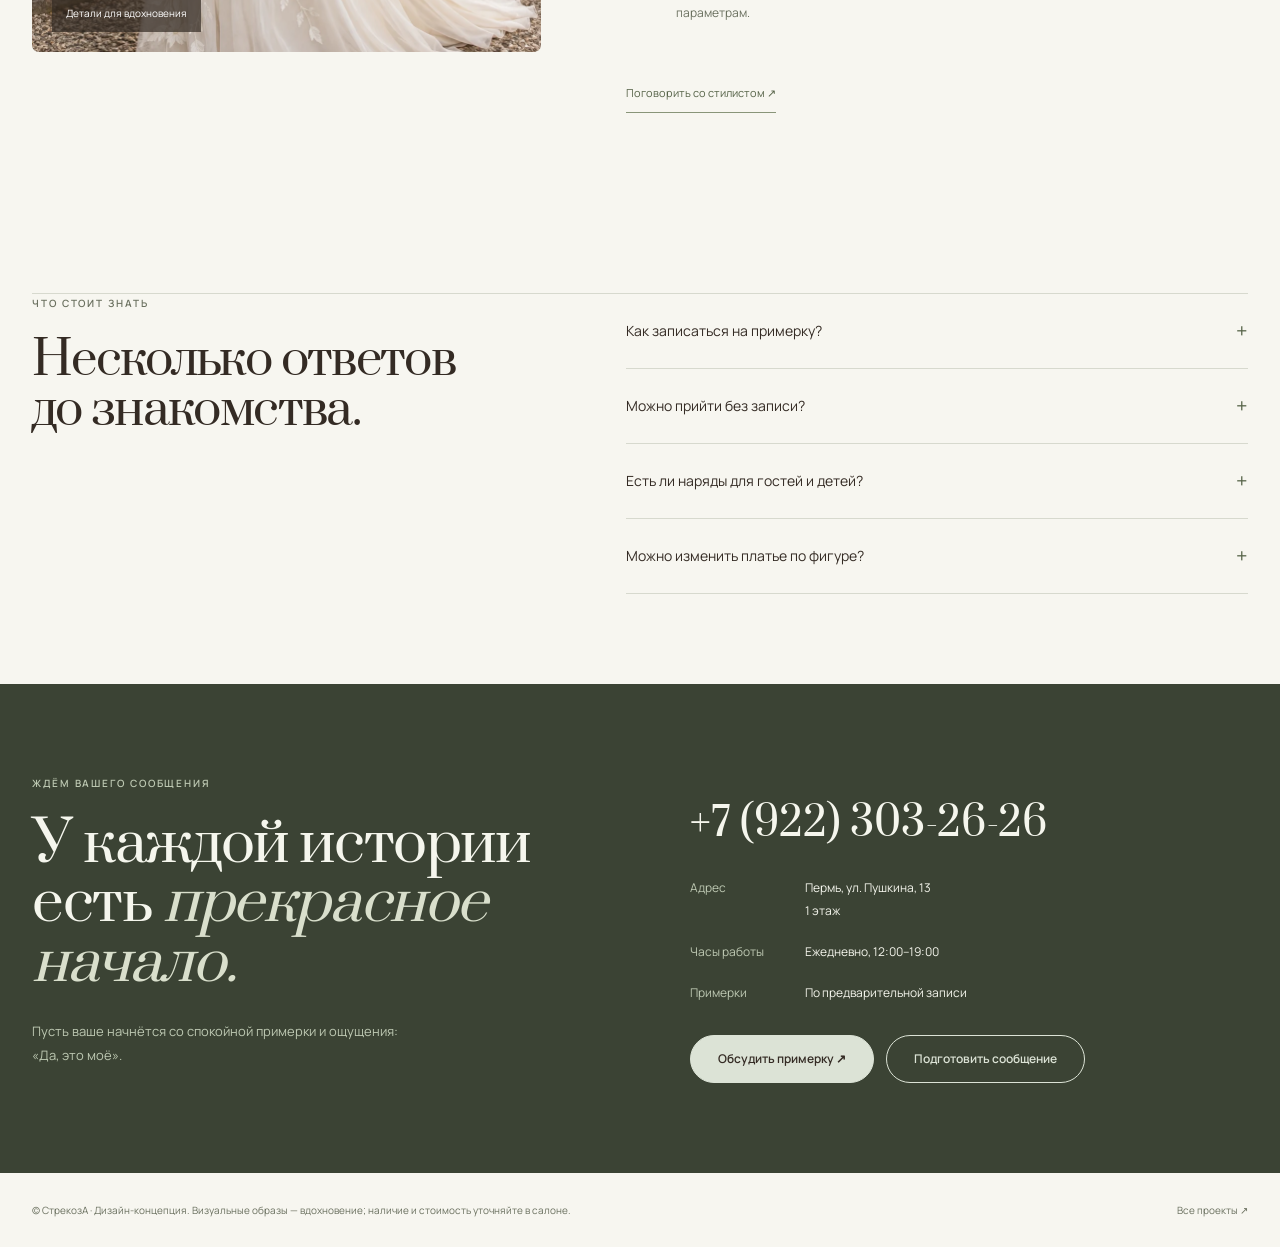
<file: strekoza/index.html>
<!doctype html><html lang="ru"><head><meta charset="utf-8"><meta name="viewport" content="width=device-width,initial-scale=1"><meta name="theme-color" content="#dce3d6"><title>СтрекозА — свадебный салон в Перми</title><meta name="description" content="Свадебные, вечерние и детские нарядные платья в салоне СтрекозА. Персональная примерка, аксессуары и подгонка. Пермь, ул. Пушкина, 13."><link rel="icon" href="../assets/strekoza-logo.svg"><link rel="stylesheet" href="../shared/base.css"><style>
body{--ink:#342b24;--muted:#6a705f;--accent:#566348;--paper:#f7f6f0;background:var(--paper);color:var(--ink);font-family:var(--sans);--bg:var(--paper)}a{color:inherit;text-decoration:none}button{font-family:inherit;cursor:pointer}.container{width:min(1220px,calc(100% - 64px));margin:auto}.st-header{background:var(--paper);position:relative;z-index:10}.st-header .container{min-height:94px;display:flex;gap:34px;align-items:center;border-bottom:1px solid #d7d9ce}.brand img{display:block;width:137px;height:65px;object-fit:contain}.st-nav{margin-left:auto;display:flex;gap:27px;font-size:12px}.menu-toggle{display:none}.st-header .header-action{font-size:12px;border:0;border-bottom:1px solid var(--accent);padding:10px 0;background:none;color:var(--ink)}.eyebrow{font-size:10px;text-transform:uppercase;letter-spacing:.19em;line-height:1.8;color:var(--muted)}.st-hero{padding:40px 0 60px;background:linear-gradient(180deg,var(--paper),#e8ecdf)}.st-topline{display:flex;justify-content:space-between;font-size:10px;letter-spacing:.15em;text-transform:uppercase;color:var(--muted);margin-bottom:35px}.st-hero-grid{display:grid;grid-template-columns:1.05fr 1fr;gap:60px;align-items:center}.st-hero h1{font-family:var(--serif);font-size:clamp(58px,6.5vw,91px);font-weight:400;line-height:.99;margin:22px 0 24px;letter-spacing:-.035em}.st-hero h1 em{font-weight:400;color:var(--accent)}.st-hero p{font-size:14px;color:var(--muted);line-height:1.9;max-width:350px;margin-bottom:30px}.btn{border:1px solid var(--accent);border-radius:40px;padding:15px 27px;background:var(--accent);color:white;font-size:12px;min-height:48px;display:inline-flex;align-items:center;justify-content:center;gap:20px}.btn-outline{background:none;color:var(--ink)}.st-visual{position:relative;padding:0 25px 0 0}.st-visual img{width:100%;height:550px;object-fit:cover;border-radius:48% 48% 5px 5px;display:block}.st-visual:before{content:'';position:absolute;inset:20px 0 -16px 20px;border:1px solid #9ba78c;border-radius:48% 48% 5px 5px;pointer-events:none}.st-visual figcaption{position:absolute;bottom:27px;left:30px;right:55px;font-size:9px;letter-spacing:.1em;color:white;background:#342b2480;backdrop-filter:blur(8px);padding:12px 15px;border-radius:3px}.st-hero-note{font-family:var(--serif);font-size:20px;margin-top:28px;color:var(--muted);display:flex;gap:14px;align-items:center}.st-hero-note:before{content:'✧';font-size:29px;color:#788363}.st-mini{margin-top:55px;display:flex;gap:42px;justify-content:center;border-top:1px solid #cbd1c0;padding-top:24px;font-size:11px;color:var(--muted)}.st-mini b{font-weight:500;color:var(--ink)}.section{padding:90px 0}.st-heading{display:flex;align-items:end;justify-content:space-between;gap:40px;margin-bottom:35px}.st-heading h2,.st-story h2,.st-end h2{font-family:var(--serif);font-weight:400;letter-spacing:-.025em;font-size:clamp(37px,4.4vw,61px);line-height:1.06;margin:12px 0 0}.st-heading p{max-width:365px;font-size:12px;line-height:1.9;color:var(--muted);margin:0}.st-directions{display:grid;grid-template-columns:1.2fr 1fr 1fr;gap:26px}.st-direction{padding-bottom:20px}.st-direction .st-image{height:330px;overflow:hidden;border-radius:150px 150px 6px 6px;background:#e3e0d7}.st-direction:nth-child(2){padding-top:50px}.st-direction:nth-child(3){padding-top:95px}.st-direction:nth-child(2) .st-image{border-radius:6px 6px 150px 150px;height:280px}.st-direction:nth-child(3) .st-image{height:235px;border-radius:50%}.st-direction img{width:100%;height:100%;object-fit:cover;transition:transform .8s}.st-direction:hover img{transform:scale(1.04)}.st-direction h3{font-family:var(--serif);font-size:31px;font-weight:400;line-height:1.05;margin:22px 0 13px}.st-direction p{font-size:12px;color:var(--muted);line-height:1.8;max-width:300px}.text-link{font-size:11px;background:none;border:0;border-bottom:1px solid #899579;color:var(--accent);padding:9px 0}.st-price{background:#dee5d5}.st-price-grid{display:grid;grid-template-columns:.8fr 1.2fr;gap:100px}.st-price h2{font-family:var(--serif);font-size:59px;font-weight:400;line-height:1.05;margin:12px 0 23px}.st-price p{font-size:12px;color:var(--muted);line-height:1.8}.st-range{font-family:var(--serif);font-size:37px;margin:24px 0}.st-range small{display:block;font-family:var(--sans);font-size:10px;letter-spacing:.14em;margin-top:10px;text-transform:uppercase}.st-price-list{list-style:none;margin:0;padding:0}.st-price-list li{display:flex;align-items:center;justify-content:space-between;padding:16px 0;border-bottom:1px solid #bfcab5;gap:30px;font-size:13px}.st-price-list b{font-weight:500}.st-price-list li:first-child{padding-top:0}.st-price .price-note{font-size:10px;margin-top:22px}.st-story{display:grid;grid-template-columns:.9fr 1.1fr;gap:85px;align-items:center}.st-story-photo{position:relative}.st-story-photo img{width:100%;height:570px;object-fit:cover;border-radius:7px;display:block}.st-story-photo>span{position:absolute;left:20px;bottom:20px;font-size:10px;color:white;background:#342b24b3;padding:10px 14px}.st-story>div>p{font-size:14px;line-height:1.9;color:var(--muted);margin:24px 0}.st-steps{padding:0;list-style:none;margin:30px 0}.st-steps li{border-top:1px solid #d7d9ce;padding:21px 0;display:grid;grid-template-columns:35px 1fr;gap:15px}.st-steps span{font-family:var(--serif);font-size:21px;color:var(--accent)}.st-steps h3{font-size:14px;font-weight:500;margin:0 0 8px}.st-steps p{font-size:12px;line-height:1.8;color:var(--muted);margin:0}.st-details{border-top:1px solid #d7d9ce;display:grid;grid-template-columns:.9fr 1.1fr;gap:85px}.st-details h2{font-family:var(--serif);font-size:47px;font-weight:400;line-height:1.08;margin:12px 0}.st-details details{padding:22px 0;border-bottom:1px solid #d7d9ce}.st-details summary{font-size:14px;cursor:pointer;list-style:none;display:flex;justify-content:space-between;gap:20px}.st-details summary:after{content:'+';color:var(--accent);font-size:20px}.st-details details[open] summary:after{content:'−'}.st-details details p{font-size:12px;line-height:1.9;color:var(--muted);margin:17px 15px 0 0}.st-end{background:#3b4334;color:#f5f6ed}.st-end .eyebrow{color:#bdc8b2}.st-end-grid{display:grid;grid-template-columns:1fr 1fr;gap:100px}.st-end h2 em{font-weight:400;color:#d9dfcc}.st-end .intro{font-size:13px;color:#bdc8b2;line-height:1.9;margin:25px 0 0;max-width:380px}.st-contact{padding-top:25px}.st-phone{font-family:var(--serif);font-size:39px;line-height:1.3;display:block;margin-bottom:28px}.st-contact dl{font-size:12px;line-height:1.9;display:grid;grid-template-columns:90px 1fr;gap:18px 25px;margin:0 0 30px}.st-contact dt{color:#bdc8b2}.st-contact dd{margin:0}.st-contact .btn{background:#dce3d6;color:#342b24;border-color:#dce3d6}.st-contact .btn-outline{background:none;color:#dce3d6}.st-actions{display:flex;gap:12px;flex-wrap:wrap}.site-footer{font-size:10px;line-height:1.8;color:var(--muted);padding:28px 0}.st-footer{display:flex;gap:30px;justify-content:space-between}.st-footer p{margin:0;max-width:730px}.st-footer a{white-space:nowrap}button:focus-visible,a:focus-visible,summary:focus-visible{outline:2px solid #9ba78c;outline-offset:5px}
@media(max-width:1050px){.st-header .container{gap:22px}.st-nav{gap:18px}.st-hero-grid{gap:30px}.st-hero h1{font-size:70px}.st-visual img{height:500px}.st-price-grid,.st-story,.st-details,.st-end-grid{gap:45px}.st-mini{gap:25px}.st-direction .st-image{height:300px}.st-phone{font-size:32px}}
@media(max-width:760px){.container{width:calc(100% - 40px)}.st-header .container{min-height:78px}.brand img{height:52px;width:121px}.st-header .header-action{display:none}.menu-toggle{display:block;margin-left:auto;border:1px solid #c4c9b9;background:none;width:42px;height:42px;color:var(--ink);font-size:20px}.st-nav{display:none;position:absolute;top:78px;left:0;right:0;margin:0;padding:24px;background:var(--paper);border-bottom:1px solid #c4c9b9;flex-direction:column;gap:22px}.st-nav.is-open{display:flex}.st-hero{padding:26px 0 36px}.st-topline{font-size:8px;margin-bottom:24px;gap:10px}.st-hero-grid{grid-template-columns:1fr;gap:40px}.st-hero h1{font-size:66px;margin-top:15px}.st-hero p{font-size:13px}.st-visual{margin:0;padding-right:18px}.st-visual img{height:490px}.st-visual:before{inset:15px 0 -12px 15px}.st-visual figcaption{left:20px;right:38px;font-size:8px}.st-hero-note{font-size:18px;margin-top:22px}.st-mini{display:grid;grid-template-columns:1fr 1fr;gap:20px 10px;font-size:10px;text-align:center;margin-top:42px}.section{padding:60px 0}.st-heading{display:block}.st-heading p{margin-top:20px}.st-directions{grid-template-columns:1fr;gap:24px}.st-direction:nth-child(2),.st-direction:nth-child(3){padding-top:0}.st-direction .st-image,.st-direction:nth-child(2) .st-image{height:460px}.st-direction:nth-child(3) .st-image{height:320px;width:320px;max-width:100%;margin:auto}.st-direction h3{font-size:33px}.st-price-grid,.st-story,.st-details,.st-end-grid{grid-template-columns:1fr;gap:30px}.st-price h2{font-size:52px}.st-range{font-size:33px}.st-story-photo img{height:470px}.st-details h2{font-size:42px}.st-contact{padding-top:0}.st-phone{font-size:32px}.st-contact dl{grid-template-columns:75px 1fr;gap:16px}.st-footer{display:block}.st-footer a{display:inline-block;margin-top:16px}}@media(max-width:390px){.st-hero h1{font-size:58px}.st-visual img{height:430px}.st-direction .st-image,.st-direction:nth-child(2) .st-image{height:405px}.st-price-list li{gap:15px}.st-phone{font-size:29px}.st-contact dl{font-size:11px}}
details summary{padding:0}details>p{padding:0}</style><script src="../shared/site.js" defer></script></head><body data-name="СтрекозА" data-phone="+7 (922) 303-26-26"><header class="st-header site-header"><div class="container"><a class="brand" href="#top" aria-label="СтрекозА — начало"><img src="../assets/strekoza-logo.svg" alt="Свадебный салон СтрекозА" width="137" height="65"></a><nav class="st-nav nav-links" data-mobile-nav aria-label="Основное меню"><a href="#styles">Ваш образ</a><a href="#prices">Бюджет</a><a href="#fitting">Примерка</a><a href="#contacts">Контакты</a></nav><button class="header-action" data-book>Записаться ↗</button><button class="menu-toggle" data-menu-toggle aria-expanded="false" aria-label="Открыть меню">☰</button></div></header><main id="top">
<section class="st-hero"><div class="container"><div class="st-topline"><span>Свадебный салон · Пермь</span><span>Красота в лёгкости</span></div><div class="st-hero-grid"><div><span class="eyebrow">Для вашего особенного дня</span><h1>Легко быть<br><em>собой.</em></h1><p>Ваш характер, ваше настроение, ваше платье. В «Стрекозе» поможем собрать образ, в котором всё складывается естественно.</p><button class="btn" data-book>Встретимся на примерке <span>↗</span></button><div class="st-hero-note">Без спешки. С вниманием к вам.</div></div><figure class="st-visual"><img src="../assets/strekoza-hero.webp" alt="Вдохновение: воздушная свадебная эстетика в природных оттенках" width="1024" height="1536" fetchpriority="high"><figcaption>Образ для вдохновения · модели уточняйте в салоне</figcaption></figure></div><div class="st-mini"><span><b>Пушкина, 13</b> · в центре Перми</span><span><b>12:00–19:00</b> · каждый день</span><span><b>Персональная примерка</b> · по записи</span><span><b>13 000–55 000 ₽</b> · основной диапазон</span></div></div></section>
<section class="section" id="styles"><div class="container"><div class="st-heading"><div><span class="eyebrow">Три настроения · одна история</span><h2>Найдём красоту,<br>близкую именно вам.</h2></div><p>Вдохновитесь разными направлениями свадебной моды. Реальный ассортимент свадебных, вечерних и детских платьев покажем на встрече.</p></div><div class="st-directions"><article class="st-direction"><div class="st-image"><img src="../assets/strekoza-hero.webp" alt="Вдохновение: лёгкие романтичные линии свадебного образа" width="1024" height="1536" loading="lazy"></div><h3>Воздушная<br>романтика</h3><p>Мягкий объём, лёгкие ткани, ощущение свободы и движения.</p><button class="text-link" data-look="Воздушная романтика" data-look-text="Хочу посмотреть лёгкие романтичные свадебные платья. Помогите подобрать варианты.">Хочу попробовать ↗</button></article><article class="st-direction"><div class="st-image"><img src="../assets/wedding-gallery-hero.webp" alt="Вдохновение: кружевная свадебная эстетика" width="1024" height="1536" loading="lazy"></div><h3>Выразительные<br>детали</h3><p>Кружево, благородная фактура и изящные акценты в образе.</p><button class="text-link" data-look="Кружевной образ" data-look-text="Мне интересны кружевные свадебные платья и модели с выразительными деталями.">Хочу попробовать ↗</button></article><article class="st-direction"><div class="st-image"><img src="../assets/odette-hero.webp" alt="Вдохновение: лаконичный свадебный образ" width="1024" height="1536" loading="lazy"></div><h3>Тихая<br>элегантность</h3><p>Атласная классика и чистый силуэт, в котором главное — вы.</p><button class="text-link" data-look="Атласная классика" data-look-text="Хочу примерить лаконичные свадебные платья и модели из атласа.">Хочу попробовать ↗</button></article></div></div></section>
<section class="section st-price" id="prices"><div class="container st-price-grid"><div><span class="eyebrow">Без лишних сомнений</span><h2>Красивый образ.<br>Комфортный<br>бюджет.</h2><div class="st-range">13 000–55 000 ₽<small>Основной диапазон цен на платья</small></div><p>Расскажите стилисту, сколько планируете потратить. Подбор начнём с подходящих вам вариантов.</p><button class="btn btn-outline" data-book data-topic="Подбор платья по бюджету">Подобрать варианты ↗</button></div><div><ul class="st-price-list"><li><span>Берта</span><b>16 800 ₽</b></li><li><span>Александра</span><b>22 800 ₽</b></li><li><span>Моника</span><b>31 900 ₽</b></li><li><span>Глория</span><b>36 000 ₽</b></li><li><span>Мэдисон</span><b>49 900 ₽</b></li><li><span>Эрика</span><b>54 900 ₽</b></li></ul><p class="price-note">Ориентиры из предоставленного прайса. Текущие цены, доступные размеры и условия покупки уточняйте у консультанта. Вдохновляющие изображения не показывают перечисленные модели.</p></div></div></section>
<section class="section" id="fitting"><div class="container st-story"><div class="st-story-photo"><img src="../assets/strekoza-hero.webp" alt="Вдохновение: мягкая природная палитра свадебного образа" width="1024" height="1536" loading="lazy"><span>Детали для вдохновения</span></div><div><span class="eyebrow">Ритуал выбора</span><h2>Платье должно<br>понравиться.<br><em>И почувствоваться.</em></h2><p>На примерке важен не только вид в зеркале. Важны удобство, настроение и то, как вы ощущаете себя в движении.</p><ol class="st-steps"><li><span>01</span><div><h3>Знакомимся с вашей идеей</h3><p>Обсудим формат торжества, ваши пожелания, комфортный бюджет и интересующие силуэты.</p></div></li><li><span>02</span><div><h3>Собираем образ целиком</h3><p>Подберём платье, фату, диадему или украшения — с вниманием к сочетанию деталей.</p></div></li><li><span>03</span><div><h3>Доводим посадку</h3><p>Обсудим коррекцию длины и посадки, а при необходимости — индивидуальный заказ по параметрам.</p></div></li></ol><button class="text-link" data-book>Поговорить со стилистом ↗</button></div></div></section>
<section class="section"><div class="container st-details"><div><span class="eyebrow">Что стоит знать</span><h2>Несколько ответов<br>до знакомства.</h2></div><div><details><summary>Как записаться на примерку?</summary><p>Позвоните по номеру +7 (922) 303-26-26 или напишите в сообщество салона. Дату и время подтвердит консультант.</p></details><details><summary>Можно прийти без записи?</summary><p>Основной формат — предварительная запись. Если у стилиста есть свободное время, салон готов принять и без неё. Чтобы визит был комфортным, лучше договориться заранее.</p></details><details><summary>Есть ли наряды для гостей и детей?</summary><p>Да, кроме свадебных платьев, представлены вечерние образы и детские нарядные платья. Подбор конкретного размера обсудите в сообщениях.</p></details><details><summary>Можно изменить платье по фигуре?</summary><p>Салон предлагает коррекцию посадки и длины, а также индивидуальный заказ. Возможные изменения, сроки и стоимость согласуются на примерке.</p></details></div></div></section>
<section class="section st-end" id="contacts"><div class="container st-end-grid"><div><span class="eyebrow">Ждём вашего сообщения</span><h2>У каждой истории<br>есть <em>прекрасное<br>начало.</em></h2><p class="intro">Пусть ваше начнётся со спокойной примерки и ощущения: «Да, это моё».</p></div><div class="st-contact"><a class="st-phone" href="tel:+79223032626">+7 (922) 303-26-26</a><dl><dt>Адрес</dt><dd>Пермь, ул. Пушкина, 13<br>1 этаж</dd><dt>Часы работы</dt><dd>Ежедневно, 12:00–19:00</dd><dt>Примерки</dt><dd>По предварительной записи</dd></dl><div class="st-actions"><button class="btn" data-book>Обсудить примерку ↗</button><button class="btn btn-outline" data-book>Подготовить сообщение</button></div></div></div></section></main><footer class="site-footer"><div class="container st-footer"><p>© СтрекозА · Дизайн-концепция. Визуальные образы — вдохновение; наличие и стоимость уточняйте в салоне.</p><a href="../">Все проекты ↗</a></div></footer></body></html>
</file>
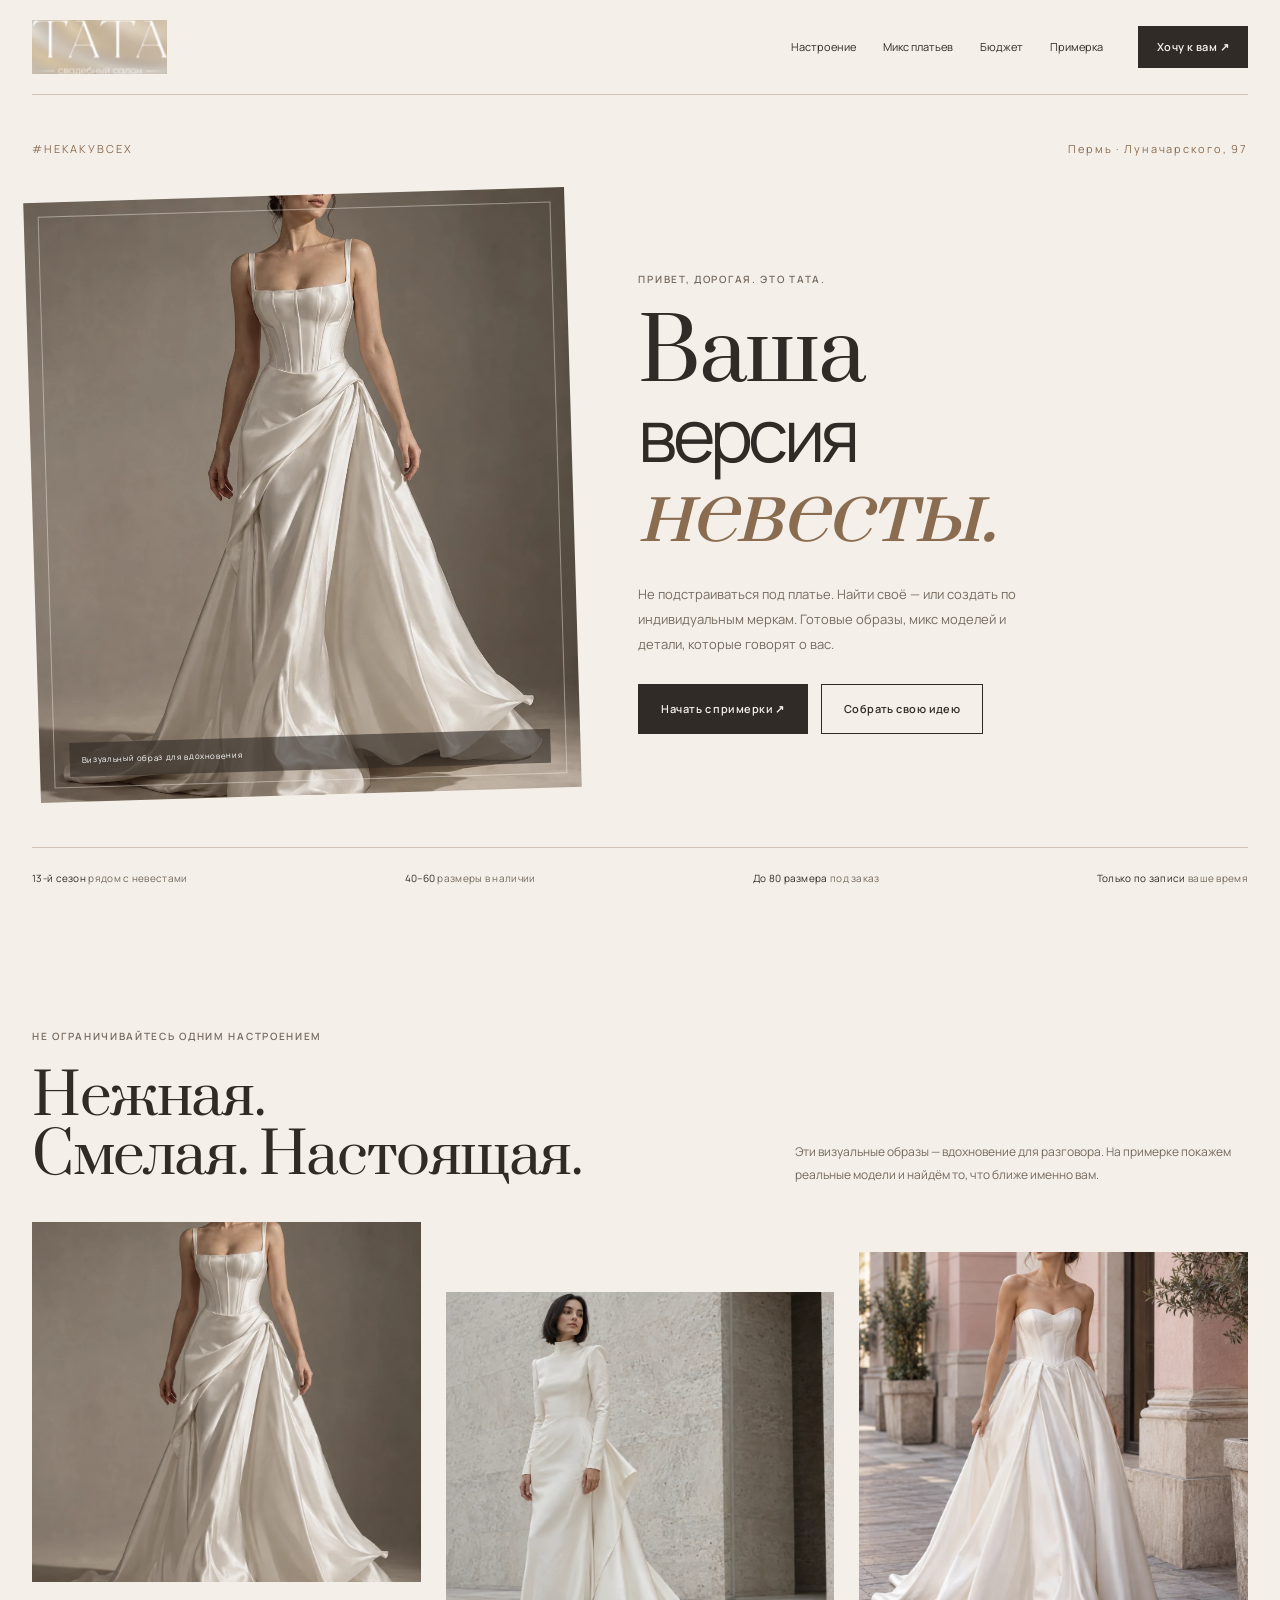
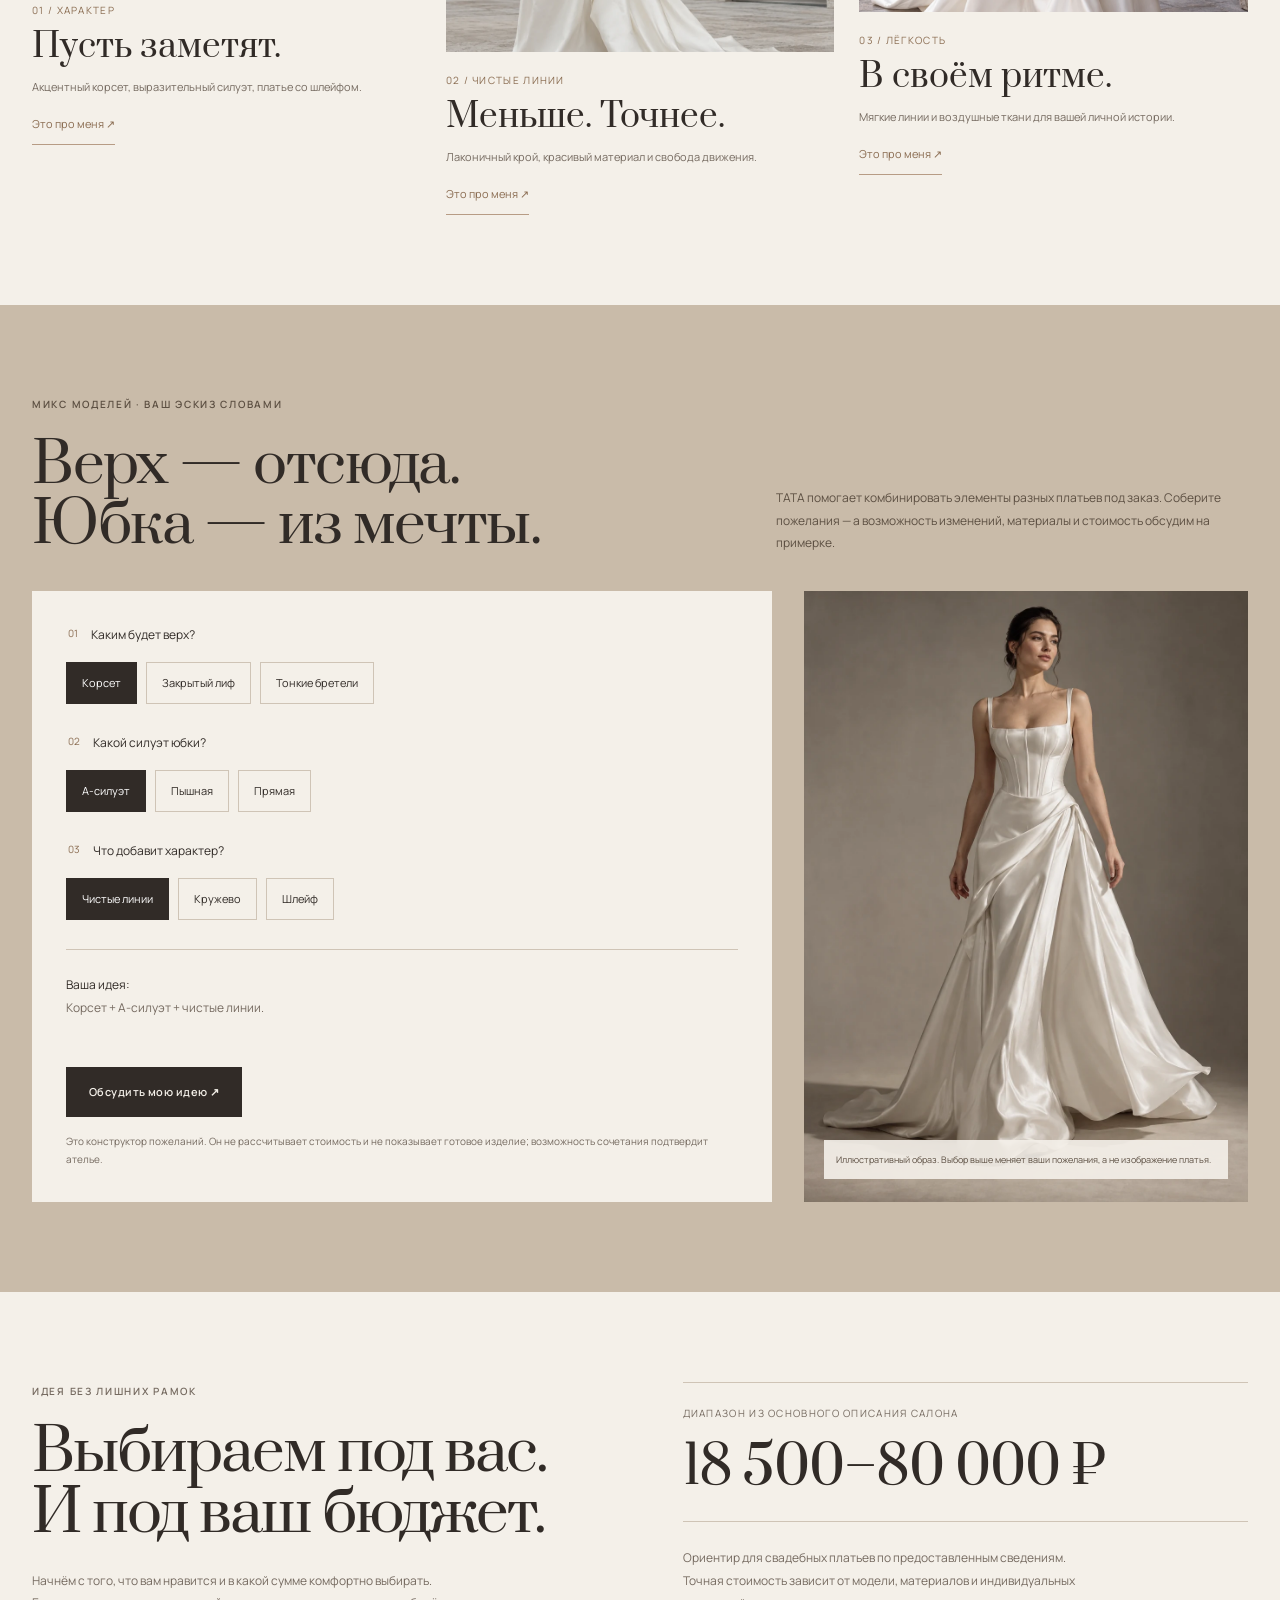
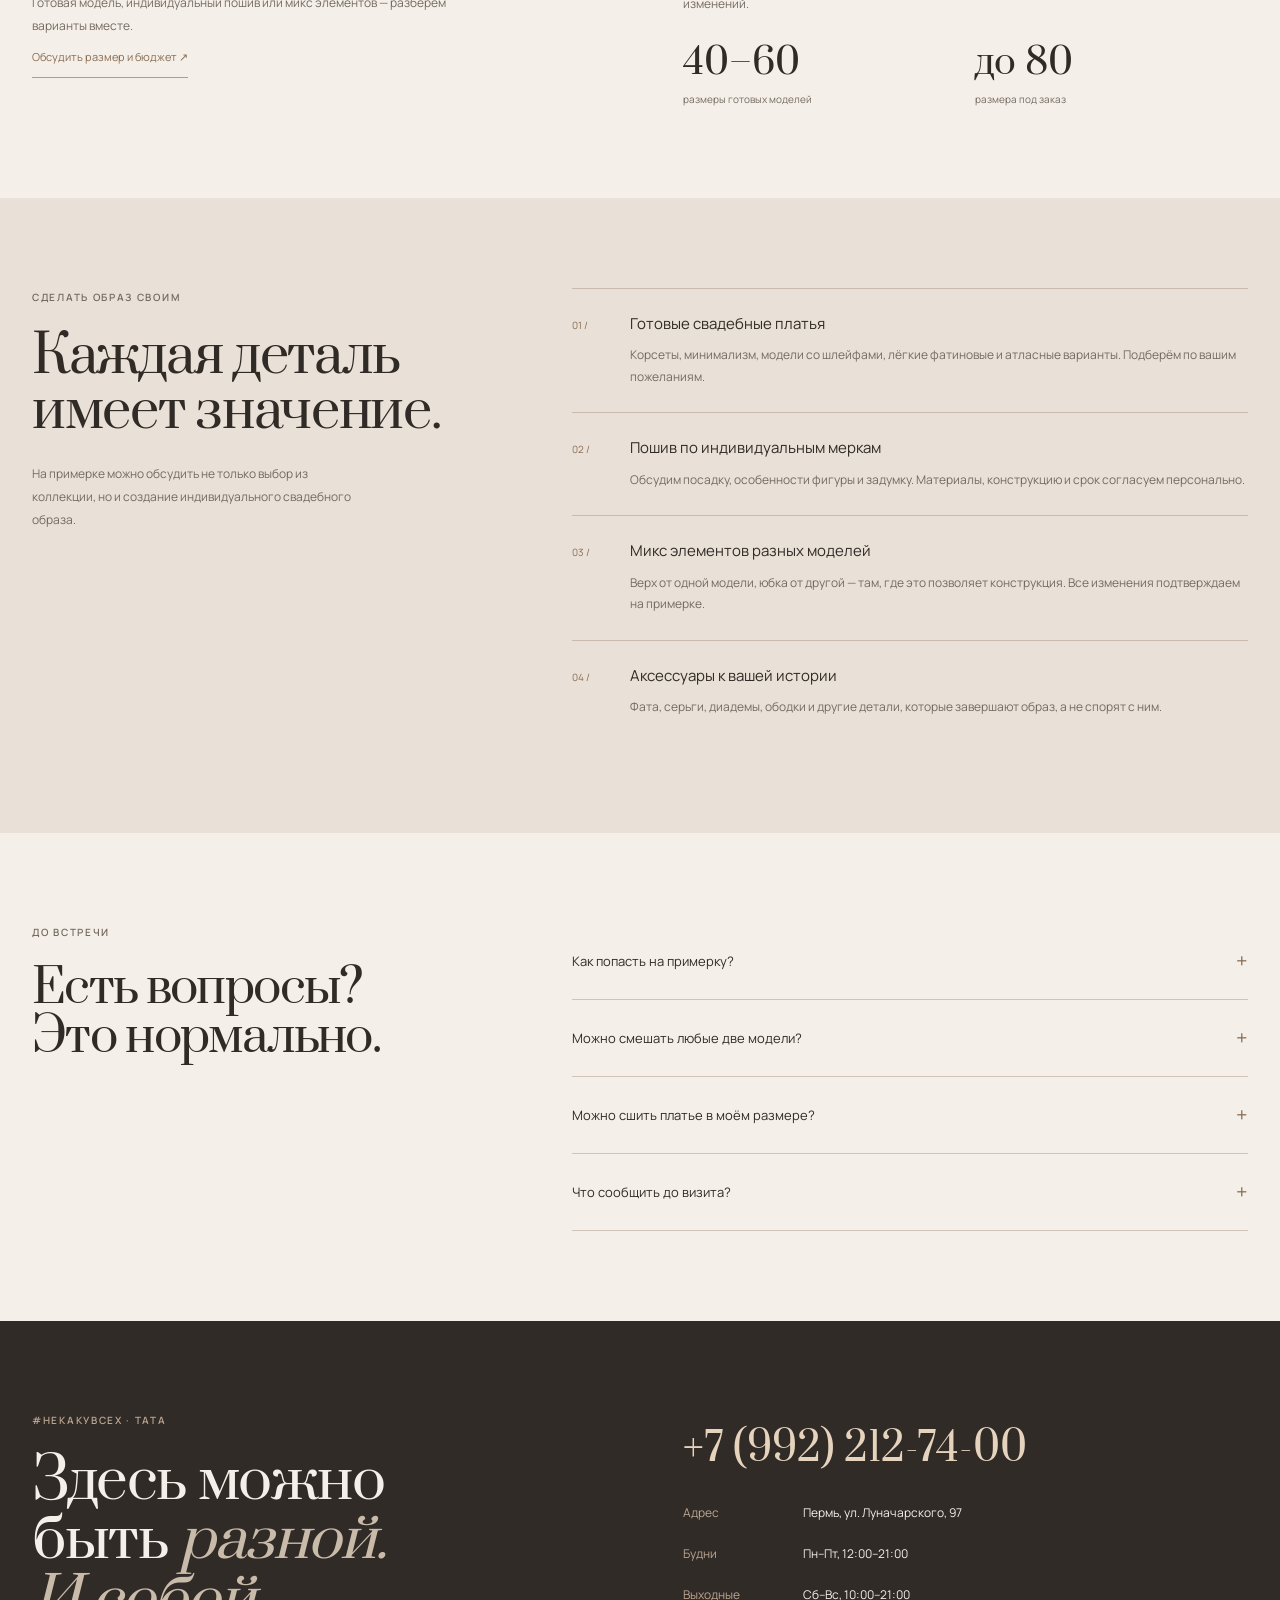
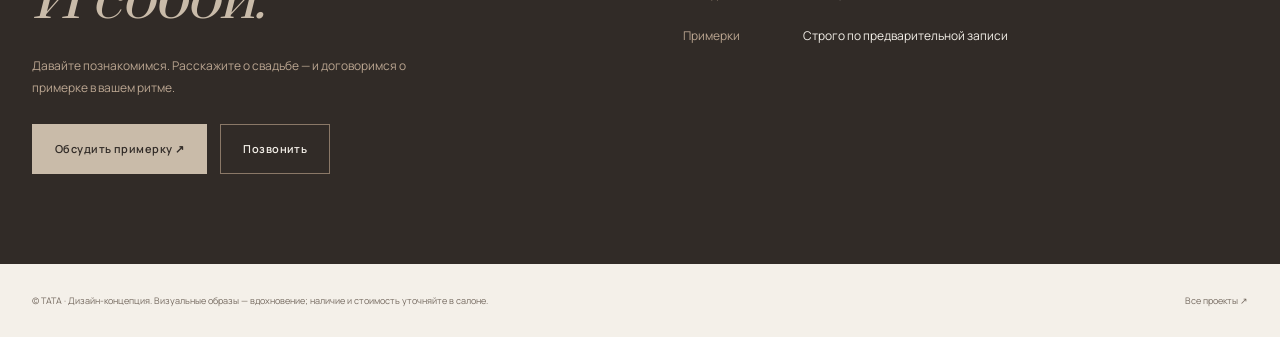
<file: tata/index.html>
<!doctype html><html lang="ru"><head><meta charset="utf-8"><meta name="viewport" content="width=device-width,initial-scale=1"><meta name="theme-color" content="#c8b9a6"><title>ТАТА — свадебные платья не как у всех · Пермь</title><meta name="description" content="Свадебный салон ТАТА в Перми: готовые платья, индивидуальный пошив и микс моделей. Размеры 40–60, под заказ до 80. Примерки по записи, ул. Луначарского, 97."><link rel="icon" href="../assets/tata-logo.svg"><link rel="stylesheet" href="../shared/base.css"><style>
body{--paper:#f4f0e9;--ink:#312b27;--muted:#756a60;--accent:#8a6c51;background:var(--paper);color:var(--ink);font-family:var(--sans);--bg:var(--paper)}a{color:inherit;text-decoration:none}button{font-family:inherit;cursor:pointer}.container{width:min(1250px,calc(100% - 64px));margin:auto}.tt-header{background:var(--paper);position:relative;z-index:10}.tt-header .container{min-height:95px;display:flex;align-items:center;gap:35px;border-bottom:1px solid #cfc4b6}.brand img{height:58px;width:135px;object-fit:contain;display:block}.tt-nav{margin-left:auto;display:flex;gap:27px;font-size:11px}.menu-toggle{display:none}.btn{border:1px solid var(--ink);background:var(--ink);color:var(--paper);border-radius:0;padding:16px 22px;min-height:48px;font-size:11px;letter-spacing:.04em;display:inline-flex;align-items:center;justify-content:center;gap:22px}.btn-outline{background:none;color:var(--ink)}.tt-header .btn{min-height:42px;padding:11px 18px}.eyebrow{font-size:10px;letter-spacing:.17em;text-transform:uppercase;line-height:1.8;color:var(--muted)}.tt-hero{padding:45px 0 50px;position:relative;overflow:hidden}.tt-hash{font-size:11px;letter-spacing:.17em;color:var(--accent);margin-bottom:28px;display:flex;justify-content:space-between;gap:20px}.tt-hero-grid{display:grid;grid-template-columns:.95fr 1.05fr;gap:55px;align-items:center}.tt-hero-photo{position:relative;transform:rotate(-1.7deg);margin:8px 10px 22px 0;background:#d3c0a7;min-height:600px}.tt-hero-photo img{width:100%;height:600px;object-fit:cover;display:block}.tt-hero-photo:after{content:'';inset:14px;border:1px solid #f4f0e970;position:absolute;pointer-events:none}.tt-photo-note{position:absolute;left:30px;bottom:25px;right:30px;font-size:8px;letter-spacing:.08em;color:#fff;background:#312b279c;padding:10px 12px}.tt-hero-copy h1{font-family:var(--serif);font-size:clamp(60px,6.6vw,94px);font-weight:400;line-height:1.02;letter-spacing:-.025em;margin:24px 0}.tt-hero-copy h1 .modern{font-family:var(--sans);font-weight:500;letter-spacing:-.065em;display:block;font-size:.86em}.tt-hero-copy h1 em{font-weight:400;color:var(--accent)}.tt-hero-copy>p{font-size:13px;line-height:1.9;color:var(--muted);max-width:380px;margin:0 0 28px}.tt-actions{display:flex;flex-wrap:wrap;gap:13px}.tt-vertical{position:absolute;right:-17px;top:50%;writing-mode:vertical-rl;font-size:9px;letter-spacing:.22em;color:var(--muted)}.tt-hero-bottom{display:flex;gap:30px;justify-content:space-between;margin-top:30px;border-top:1px solid #cfc4b6;padding-top:22px;font-size:10px;letter-spacing:.03em;color:var(--muted)}.tt-hero-bottom b{font-weight:500;color:var(--ink)}.section{padding:90px 0}.tt-section-head{display:grid;grid-template-columns:1fr .65fr;gap:65px;align-items:end;margin-bottom:35px}.tt-section-head h2,.tt-mix h2,.tt-service h2,.tt-contact h2{font-family:var(--serif);font-size:clamp(40px,4.4vw,62px);line-height:1.06;letter-spacing:-.025em;font-weight:400;margin:15px 0 0}.tt-section-head p{font-size:12px;line-height:1.9;color:var(--muted);margin:0}.tt-moods{display:grid;grid-template-columns:1fr 1fr 1fr;gap:25px}.tt-mood{position:relative}.tt-mood:nth-child(2){padding-top:70px}.tt-mood:nth-child(3){padding-top:30px}.tt-mood-image{height:360px;background:#d5c8b9;overflow:hidden}.tt-mood img{width:100%;height:100%;object-fit:cover;transition:transform .8s}.tt-mood:hover img{transform:scale(1.04)}.tt-mood .mood-index{font-size:10px;color:var(--accent);letter-spacing:.13em;margin:20px 0 10px}.tt-mood h3{font-family:var(--serif);font-size:33px;font-weight:400;line-height:1.1;margin:0 0 12px}.tt-mood p{font-size:11px;color:var(--muted);line-height:1.8;margin:0 0 8px}.text-link{border:0;border-bottom:1px solid #b79c85;background:none;color:var(--accent);font-size:11px;padding:10px 0}.tt-mix{background:#c9bba9}.tt-mix .eyebrow{color:#5c4f42}.tt-mix-top{display:grid;grid-template-columns:1fr .7fr;gap:70px;margin-bottom:36px;align-items:end}.tt-mix-top p{font-size:12px;line-height:1.9;margin:0;color:#5c4f42}.tt-mix-grid{display:grid;grid-template-columns:1.25fr .75fr;gap:32px}.tt-mix-controls{padding:34px;background:#f4f0e9}.tt-mix-controls fieldset{border:0;margin:0 0 29px;padding:0}.tt-mix-controls legend{font-size:12px;font-weight:500;margin-bottom:16px;display:flex;gap:13px}.tt-mix-controls legend span{color:var(--accent);font-size:10px}.tt-choice-row{display:flex;gap:9px;flex-wrap:wrap}.tt-choice-row button{background:none;border:1px solid #cfc4b6;color:var(--ink);font-size:11px;padding:11px 15px;min-height:42px}.tt-choice-row button[aria-pressed=true]{background:#312b27;border-color:#312b27;color:#fff}.tt-mix-summary{border-top:1px solid #cfc4b6;padding-top:24px;font-size:12px;line-height:1.9;color:var(--muted);min-height:100px}.tt-mix-summary b{font-weight:500;color:var(--ink)}.tt-mix-controls .btn{margin-top:18px}.tt-mix-note{font-size:10px;line-height:1.8;color:#756a60;margin:15px 0 0}.tt-mix-photo{position:relative;overflow:hidden;background:#b9a38c;min-height:550px}.tt-mix-photo img{position:absolute;inset:0;width:100%;height:100%;object-fit:cover;display:block}.tt-mix-photo>span{position:absolute;bottom:23px;left:20px;right:20px;padding:12px;font-size:9px;line-height:1.7;background:#f4f0e9e8;color:#5c4f42}.tt-budget{display:grid;grid-template-columns:1fr 1fr;gap:85px;align-items:start}.tt-budget h2{font-family:var(--serif);font-size:58px;line-height:1.05;font-weight:400;margin:14px 0 25px}.tt-budget p{font-size:12px;line-height:1.9;color:var(--muted);max-width:420px}.tt-budget .big-price{font-family:var(--serif);font-size:52px;letter-spacing:-.02em;line-height:1.1;padding:25px 0;border-top:1px solid #cfc4b6;border-bottom:1px solid #cfc4b6;margin-bottom:25px}.tt-budget .big-price small{display:block;font-family:var(--sans);font-size:10px;letter-spacing:.13em;margin-bottom:20px;text-transform:uppercase;color:var(--muted)}.tt-size{display:grid;grid-template-columns:1fr 1fr;gap:20px;margin-top:28px}.tt-size strong{font-family:var(--serif);font-size:36px;font-weight:400;line-height:1.1;display:block;margin-bottom:8px}.tt-size span{font-size:10px;color:var(--muted);line-height:1.7;display:block}.tt-service{background:#e9e1d7}.tt-service-grid{display:grid;grid-template-columns:.8fr 1.2fr;gap:90px}.tt-service h2{font-size:52px}.tt-service-intro{font-size:12px;color:var(--muted);line-height:1.9;margin:24px 0;max-width:340px}.tt-service-list{list-style:none;padding:0;margin:0}.tt-service-list li{display:grid;grid-template-columns:38px 1fr;gap:20px;padding:25px 0;border-top:1px solid #c9bbac}.tt-service-list .number{font-size:10px;color:var(--accent);padding-top:3px}.tt-service-list h3{font-size:15px;font-weight:500;margin:0 0 10px}.tt-service-list p{font-size:12px;line-height:1.8;color:var(--muted);margin:0}.tt-faq{display:grid;grid-template-columns:.8fr 1.2fr;gap:90px}.tt-faq h2{font-family:var(--serif);font-size:47px;font-weight:400;line-height:1.05;margin:14px 0}.tt-faq details{padding:21px 0;border-bottom:1px solid #cfc4b6}.tt-faq summary{font-size:13px;list-style:none;cursor:pointer;display:flex;justify-content:space-between;gap:24px;line-height:1.7}.tt-faq summary:after{content:'+';font-size:20px;color:var(--accent)}.tt-faq details[open] summary:after{content:'−'}.tt-faq details p{font-size:11px;color:var(--muted);line-height:1.9;margin:16px 20px 0 0}.tt-contact{background:#312b27;color:#f4f0e9}.tt-contact-grid{display:grid;grid-template-columns:1fr 1fr;gap:85px}.tt-contact .eyebrow{color:#bba691}.tt-contact h2 em{font-weight:400;color:#c9bba9}.tt-contact .intro{font-size:12px;line-height:1.9;color:#bba691;max-width:390px;margin:24px 0}.tt-contact .phone{display:block;font-family:var(--serif);font-size:39px;line-height:1.3;color:#e5d3bd;margin-top:13px}.tt-contact dl{display:grid;grid-template-columns:100px 1fr;font-size:12px;line-height:1.9;gap:18px 20px;margin:28px 0}.tt-contact dt{color:#bba691}.tt-contact dd{margin:0}.tt-contact .btn{background:#c9bba9;border-color:#c9bba9;color:#312b27}.tt-contact .btn-outline{background:none;color:#f4f0e9;border-color:#8a7867}.site-footer{padding:28px 0;font-size:9px;color:var(--muted);line-height:1.9}.tt-footer{display:flex;gap:35px;justify-content:space-between}.tt-footer p{margin:0;max-width:730px}.tt-footer a{white-space:nowrap}button:focus-visible,a:focus-visible,summary:focus-visible{outline:2px solid #9a795d;outline-offset:5px}
@media(max-width:1050px){.tt-header .container{gap:22px}.tt-nav{gap:17px}.tt-hero-grid{gap:35px}.tt-hero-photo,.tt-hero-photo img{height:570px;min-height:0}.tt-hero-copy h1{font-size:75px}.tt-vertical{display:none}.tt-section-head,.tt-mix-top{gap:40px}.tt-mood-image{height:300px}.tt-budget,.tt-service-grid,.tt-faq,.tt-contact-grid{gap:45px}.tt-mix-controls{padding:25px}.tt-mix-grid{gap:20px}.tt-budget .big-price{font-size:44px}.tt-contact .phone{font-size:32px}}
@media(max-width:760px){.container{width:calc(100% - 40px)}.tt-header .container{min-height:79px}.brand img{width:118px;height:50px}.tt-header .header-action{display:none}.menu-toggle{display:block;margin-left:auto;width:42px;height:42px;border:1px solid #b9a997;color:var(--ink);background:none;font-size:20px}.tt-nav{display:none;position:absolute;top:79px;left:0;right:0;margin:0;padding:24px;background:var(--paper);border-bottom:1px solid #b9a997;flex-direction:column;gap:22px}.tt-nav.is-open{display:flex}.tt-hero{padding:28px 0 35px}.tt-hash{font-size:8px;margin-bottom:24px;gap:10px}.tt-hero-grid{grid-template-columns:1fr;gap:30px}.tt-hero-copy{grid-row:1}.tt-hero-copy h1{font-size:67px;max-width:440px;margin-top:16px}.tt-hero-copy>p{font-size:12px}.tt-hero-photo{margin:8px 5px 8px;height:485px}.tt-hero-photo img{height:485px}.tt-hero-bottom{display:grid;grid-template-columns:1fr 1fr;gap:20px;font-size:9px;margin-top:28px}.section{padding:60px 0}.tt-section-head,.tt-mix-top{grid-template-columns:1fr;gap:21px}.tt-moods{grid-template-columns:1fr;gap:34px}.tt-mood:nth-child(2),.tt-mood:nth-child(3){padding:0}.tt-mood-image{height:450px}.tt-mix-grid{grid-template-columns:1fr;gap:20px}.tt-mix-controls{padding:24px}.tt-mix-photo{height:420px;min-height:0}.tt-mix-photo img{min-height:0;height:420px}.tt-budget,.tt-service-grid,.tt-faq,.tt-contact-grid{grid-template-columns:1fr;gap:30px}.tt-budget h2{font-size:49px}.tt-budget .big-price{font-size:43px}.tt-service h2{font-size:44px}.tt-faq h2{font-size:43px}.tt-contact .phone{font-size:31px}.tt-contact dl{grid-template-columns:80px 1fr;font-size:11px;gap:18px 14px}.tt-footer{display:block}.tt-footer a{display:inline-block;margin-top:15px}}@media(max-width:390px){.tt-hero-copy h1{font-size:58px}.tt-hero-photo,.tt-hero-photo img{height:420px}.tt-mood-image{height:405px}.tt-choice-row button{padding:10px 12px;font-size:10px}.tt-budget .big-price{font-size:37px}.tt-contact .phone{font-size:29px}}
details summary{padding:0}details>p{padding:0}</style><script src="../shared/site.js" defer></script></head><body data-name="ТАТА" data-phone="+7 (992) 212-74-00"><header class="tt-header site-header"><div class="container"><a class="brand" href="#top" aria-label="ТАТА — начало"><img src="../assets/tata-logo.svg" alt="ТАТА — свадебный салон" width="135" height="58"></a><nav class="tt-nav nav-links" data-mobile-nav aria-label="Основное меню"><a href="#moods">Настроение</a><a href="#mix">Микс платьев</a><a href="#budget">Бюджет</a><a href="#contacts">Примерка</a></nav><button class="btn header-action" data-book>Хочу к вам ↗</button><button class="menu-toggle" data-menu-toggle aria-label="Открыть меню" aria-expanded="false">☰</button></div></header><main id="top">
<section class="tt-hero"><div class="container"><div class="tt-hash"><span>#НЕКАКУВСЕХ</span><span>Пермь · Луначарского, 97</span></div><div class="tt-hero-grid"><div class="tt-hero-photo"><img src="../assets/tata-hero.webp" alt="Вдохновение: современный свадебный образ с выразительным силуэтом" width="1024" height="1536" fetchpriority="high"><span class="tt-photo-note">Визуальный образ для вдохновения</span></div><div class="tt-hero-copy"><span class="eyebrow">Привет, дорогая. Это ТАТА.</span><h1>Ваша<br><span class="modern">версия</span><em>невесты.</em></h1><p>Не подстраиваться под платье. Найти своё — или создать по индивидуальным меркам. Готовые образы, микс моделей и детали, которые говорят о вас.</p><div class="tt-actions"><button class="btn" data-book>Начать с примерки ↗</button><a class="btn btn-outline" href="#mix">Собрать свою идею</a></div></div></div><div class="tt-hero-bottom"><span><b>13-й сезон</b> рядом с невестами</span><span><b>40–60</b> размеры в наличии</span><span><b>До 80 размера</b> под заказ</span><span><b>Только по записи</b> ваше время</span></div></div><span class="tt-vertical" aria-hidden="true">YOUR DAY. YOUR DRESS. YOUR RULES.</span></section>
<section class="section" id="moods"><div class="container"><div class="tt-section-head"><div><span class="eyebrow">Не ограничивайтесь одним настроением</span><h2>Нежная.<br>Смелая. Настоящая.</h2></div><p>Эти визуальные образы — вдохновение для разговора. На примерке покажем реальные модели и найдём то, что ближе именно вам.</p></div><div class="tt-moods"><article class="tt-mood"><div class="tt-mood-image"><img src="../assets/tata-hero.webp" alt="Вдохновение: свадебный образ с акцентным силуэтом" width="1024" height="1536" loading="lazy"></div><div class="mood-index">01 / ХАРАКТЕР</div><h3>Пусть заметят.</h3><p>Акцентный корсет, выразительный силуэт, платье со шлейфом.</p><button class="text-link" data-look="Выразительный свадебный образ" data-look-text="Хочу посмотреть платья с акцентным корсетом, выразительным силуэтом или шлейфом.">Это про меня ↗</button></article><article class="tt-mood"><div class="tt-mood-image"><img src="../assets/odette-hero.webp" alt="Вдохновение: минималистичная свадебная эстетика" width="1024" height="1536" loading="lazy"></div><div class="mood-index">02 / ЧИСТЫЕ ЛИНИИ</div><h3>Меньше. Точнее.</h3><p>Лаконичный крой, красивый материал и свобода движения.</p><button class="text-link" data-look="Минималистичный свадебный образ" data-look-text="Мне близок минимализм: лаконичный крой и атласные свадебные платья.">Это про меня ↗</button></article><article class="tt-mood"><div class="tt-mood-image"><img src="../assets/pudra-hero.webp" alt="Вдохновение: мягкий свадебный силуэт" width="1024" height="1536" loading="lazy"></div><div class="mood-index">03 / ЛЁГКОСТЬ</div><h3>В своём ритме.</h3><p>Мягкие линии и воздушные ткани для вашей личной истории.</p><button class="text-link" data-look="Лёгкий свадебный образ" data-look-text="Ищу лёгкое свадебное платье из воздушных тканей, хочу обсудить подходящие варианты.">Это про меня ↗</button></article></div></div></section>
<section class="section tt-mix" id="mix"><div class="container"><div class="tt-mix-top"><div><span class="eyebrow">Микс моделей · ваш эскиз словами</span><h2>Верх — отсюда.<br>Юбка — из мечты.</h2></div><p>ТАТА помогает комбинировать элементы разных платьев под заказ. Соберите пожелания — а возможность изменений, материалы и стоимость обсудим на примерке.</p></div><div class="tt-mix-grid"><div class="tt-mix-controls"><fieldset><legend><span>01</span> Каким будет верх?</legend><div class="tt-choice-row"><button type="button" data-mix-group="top" data-mix-value="Корсет" aria-pressed="true">Корсет</button><button type="button" data-mix-group="top" data-mix-value="Закрытый лиф" aria-pressed="false">Закрытый лиф</button><button type="button" data-mix-group="top" data-mix-value="Тонкие бретели" aria-pressed="false">Тонкие бретели</button></div></fieldset><fieldset><legend><span>02</span> Какой силуэт юбки?</legend><div class="tt-choice-row"><button type="button" data-mix-group="skirt" data-mix-value="А-силуэт" aria-pressed="true">А-силуэт</button><button type="button" data-mix-group="skirt" data-mix-value="Пышная юбка" aria-pressed="false">Пышная</button><button type="button" data-mix-group="skirt" data-mix-value="Прямой силуэт" aria-pressed="false">Прямая</button></div></fieldset><fieldset><legend><span>03</span> Что добавит характер?</legend><div class="tt-choice-row"><button type="button" data-mix-group="detail" data-mix-value="Чистые линии" aria-pressed="true">Чистые линии</button><button type="button" data-mix-group="detail" data-mix-value="Кружевные детали" aria-pressed="false">Кружево</button><button type="button" data-mix-group="detail" data-mix-value="Выразительный шлейф" aria-pressed="false">Шлейф</button></div></fieldset><div class="tt-mix-summary" aria-live="polite" id="mix-summary"><b>Ваша идея:</b><br>Корсет + А-силуэт + чистые линии.</div><button class="btn" data-book data-topic="Хочу обсудить микс моделей: корсет, А-силуэт, чистые линии" id="mix-send">Обсудить мою идею ↗</button><p class="tt-mix-note">Это конструктор пожеланий. Он не рассчитывает стоимость и не показывает готовое изделие; возможность сочетания подтвердит ателье.</p></div><div class="tt-mix-photo"><img src="../assets/tata-hero.webp" alt="Вдохновение для индивидуального свадебного образа" width="1024" height="1536" loading="lazy"><span>Иллюстративный образ. Выбор выше меняет ваши пожелания, а не изображение платья.</span></div></div></div></section>
<section class="section" id="budget"><div class="container tt-budget"><div><span class="eyebrow">Идея без лишних рамок</span><h2>Выбираем под вас.<br>И под ваш бюджет.</h2><p>Начнём с того, что вам нравится и в какой сумме комфортно выбирать. Готовая модель, индивидуальный пошив или микс элементов — разберём варианты вместе.</p><button class="text-link" data-book data-topic="Бюджет и размер свадебного платья">Обсудить размер и бюджет ↗</button></div><div><div class="big-price"><small>Диапазон из основного описания салона</small>18 500–80 000 ₽</div><p>Ориентир для свадебных платьев по предоставленным сведениям. Точная стоимость зависит от модели, материалов и индивидуальных изменений.</p><div class="tt-size"><div><strong>40–60</strong><span>размеры готовых моделей</span></div><div><strong>до 80</strong><span>размера под заказ</span></div></div></div></div></section>
<section class="section tt-service" id="atelier"><div class="container tt-service-grid"><div><span class="eyebrow">Сделать образ своим</span><h2>Каждая деталь<br>имеет значение.</h2><p class="tt-service-intro">На примерке можно обсудить не только выбор из коллекции, но и создание индивидуального свадебного образа.</p></div><ol class="tt-service-list"><li><span class="number">01 /</span><div><h3>Готовые свадебные платья</h3><p>Корсеты, минимализм, модели со шлейфами, лёгкие фатиновые и атласные варианты. Подберём по вашим пожеланиям.</p></div></li><li><span class="number">02 /</span><div><h3>Пошив по индивидуальным меркам</h3><p>Обсудим посадку, особенности фигуры и задумку. Материалы, конструкцию и срок согласуем персонально.</p></div></li><li><span class="number">03 /</span><div><h3>Микс элементов разных моделей</h3><p>Верх от одной модели, юбка от другой — там, где это позволяет конструкция. Все изменения подтверждаем на примерке.</p></div></li><li><span class="number">04 /</span><div><h3>Аксессуары к вашей истории</h3><p>Фата, серьги, диадемы, ободки и другие детали, которые завершают образ, а не спорят с ним.</p></div></li></ol></div></section>
<section class="section"><div class="container tt-faq"><div><span class="eyebrow">До встречи</span><h2>Есть вопросы?<br>Это нормально.</h2></div><div><details><summary>Как попасть на примерку?</summary><p>ТАТА работает строго по предварительной записи. Позвоните или подготовьте сообщение, чтобы договориться о подходящем времени. Запись подтверждает сотрудник салона.</p></details><details><summary>Можно смешать любые две модели?</summary><p>Возможность сочетания зависит от конструкции, тканей и особенностей выбранных платьев. Мастера уточняют её во время примерки. Конструктор на сайте помогает сформулировать идею.</p></details><details><summary>Можно сшить платье в моём размере?</summary><p>Салон предлагает пошив по индивидуальным меркам и размеры под заказ до 80. Подходящую конструкцию, срок и стоимость обсудите лично.</p></details><details><summary>Что сообщить до визита?</summary><p>Удобное время, дату свадьбы, интересующие размеры и комфортный бюджет. Если есть референсы, возьмите их с собой: они помогут объяснить ваши пожелания.</p></details></div></div></section>
<section class="section tt-contact" id="contacts"><div class="container tt-contact-grid"><div><span class="eyebrow">#НЕКАКУВСЕХ · ТАТА</span><h2>Здесь можно<br>быть <em>разной.<br>И собой.</em></h2><p class="intro">Давайте познакомимся. Расскажите о свадьбе — и договоримся о примерке в вашем ритме.</p><div class="tt-actions"><button class="btn" data-book>Обсудить примерку ↗</button><a class="btn btn-outline" href="tel:+79922127400">Позвонить</a></div></div><div><a class="phone" href="tel:+79922127400">+7 (992) 212-74-00</a><dl><dt>Адрес</dt><dd>Пермь, ул. Луначарского, 97</dd><dt>Будни</dt><dd>Пн–Пт, 12:00–21:00</dd><dt>Выходные</dt><dd>Сб–Вс, 10:00–21:00</dd><dt>Примерки</dt><dd>Строго по предварительной записи</dd></dl></div></div></section></main><footer class="site-footer"><div class="container tt-footer"><p>© ТАТА · Дизайн-концепция. Визуальные образы — вдохновение; наличие и стоимость уточняйте в салоне.</p><a href="../">Все проекты ↗</a></div></footer><script>
document.addEventListener('DOMContentLoaded',function(){var wishes={top:'Корсет',skirt:'А-силуэт',detail:'Чистые линии'};document.querySelectorAll('[data-mix-group]').forEach(function(button){button.addEventListener('click',function(){var group=button.dataset.mixGroup;wishes[group]=button.dataset.mixValue;document.querySelectorAll('[data-mix-group="'+group+'"]').forEach(function(option){option.setAttribute('aria-pressed',String(option===button));});var summary=document.getElementById('mix-summary');summary.replaceChildren();var strong=document.createElement('b');strong.textContent='Ваша идея:';summary.append(strong,document.createElement('br'),document.createTextNode(wishes.top+' + '+wishes.skirt+' + '+wishes.detail+'.'));document.getElementById('mix-send').dataset.topic='Хочу обсудить микс моделей: '+wishes.top+', '+wishes.skirt+', '+wishes.detail+'.';});});});
</script></body></html>
</file>
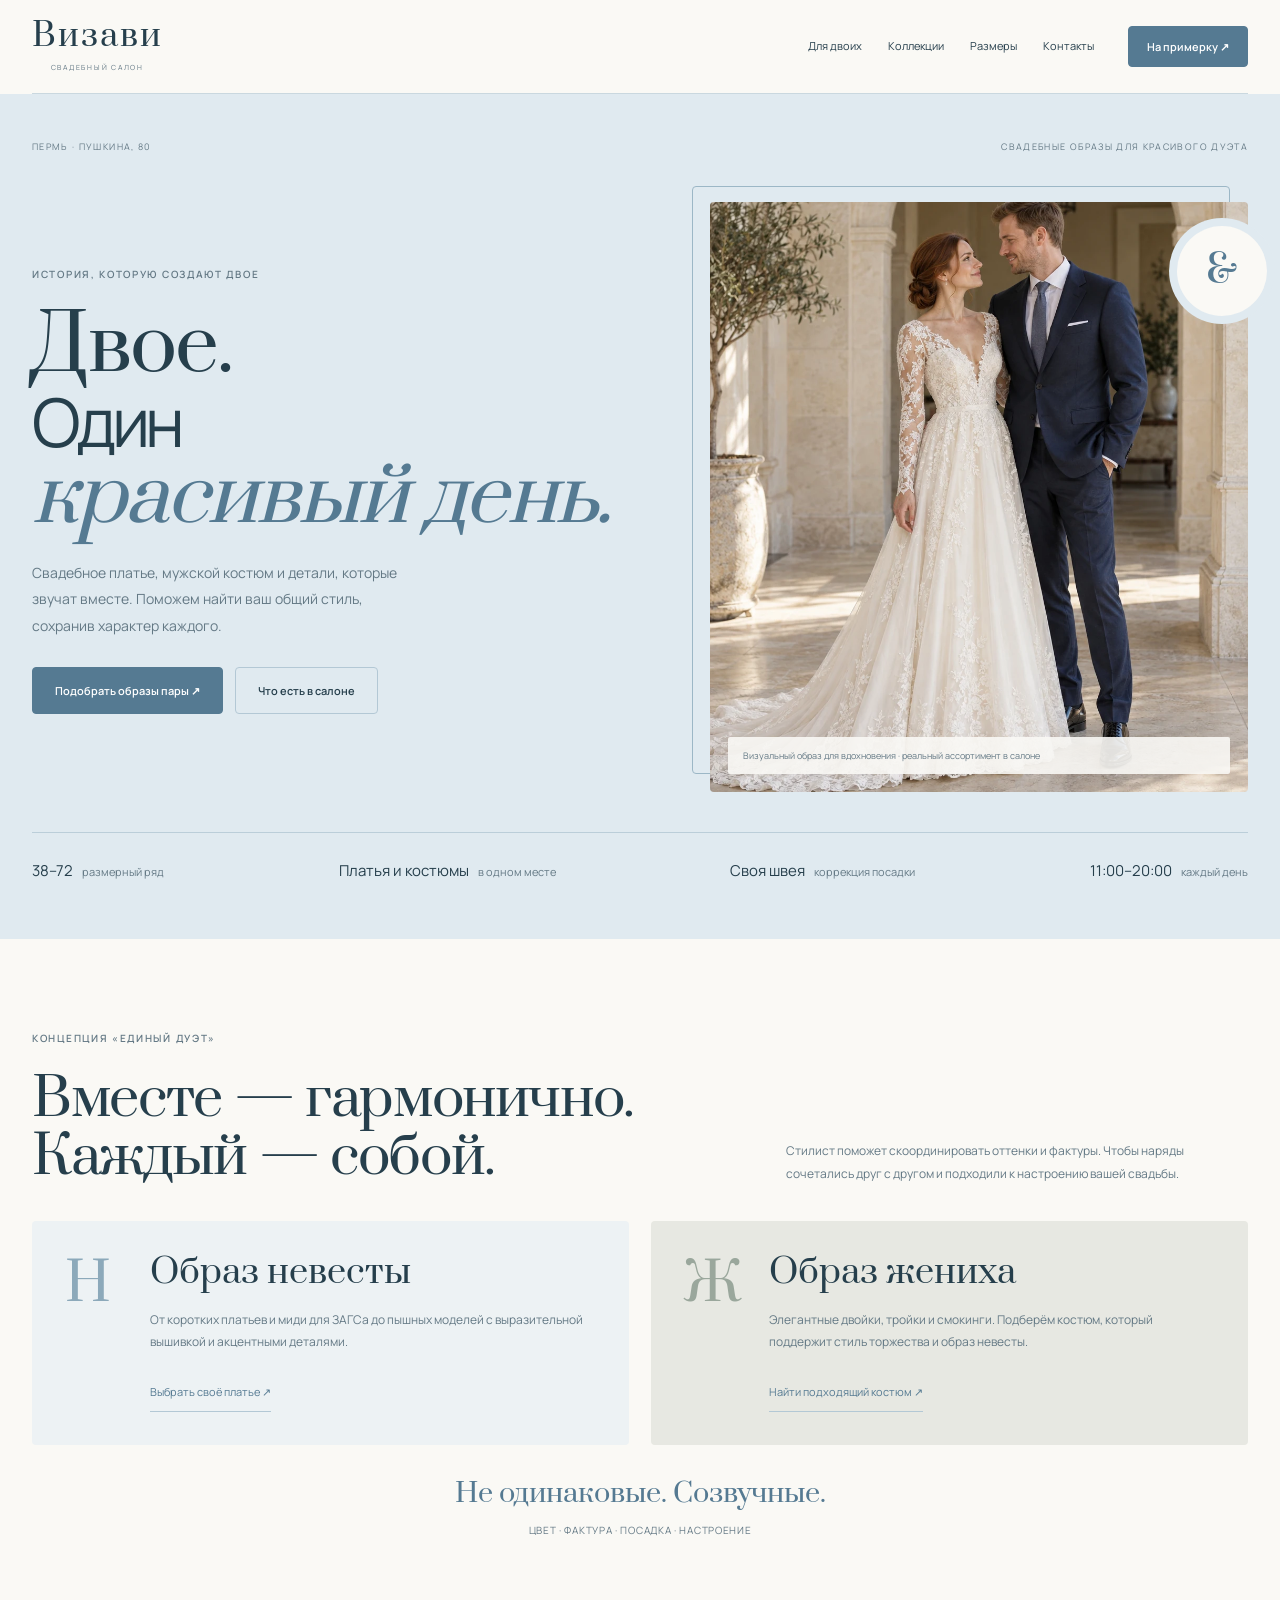
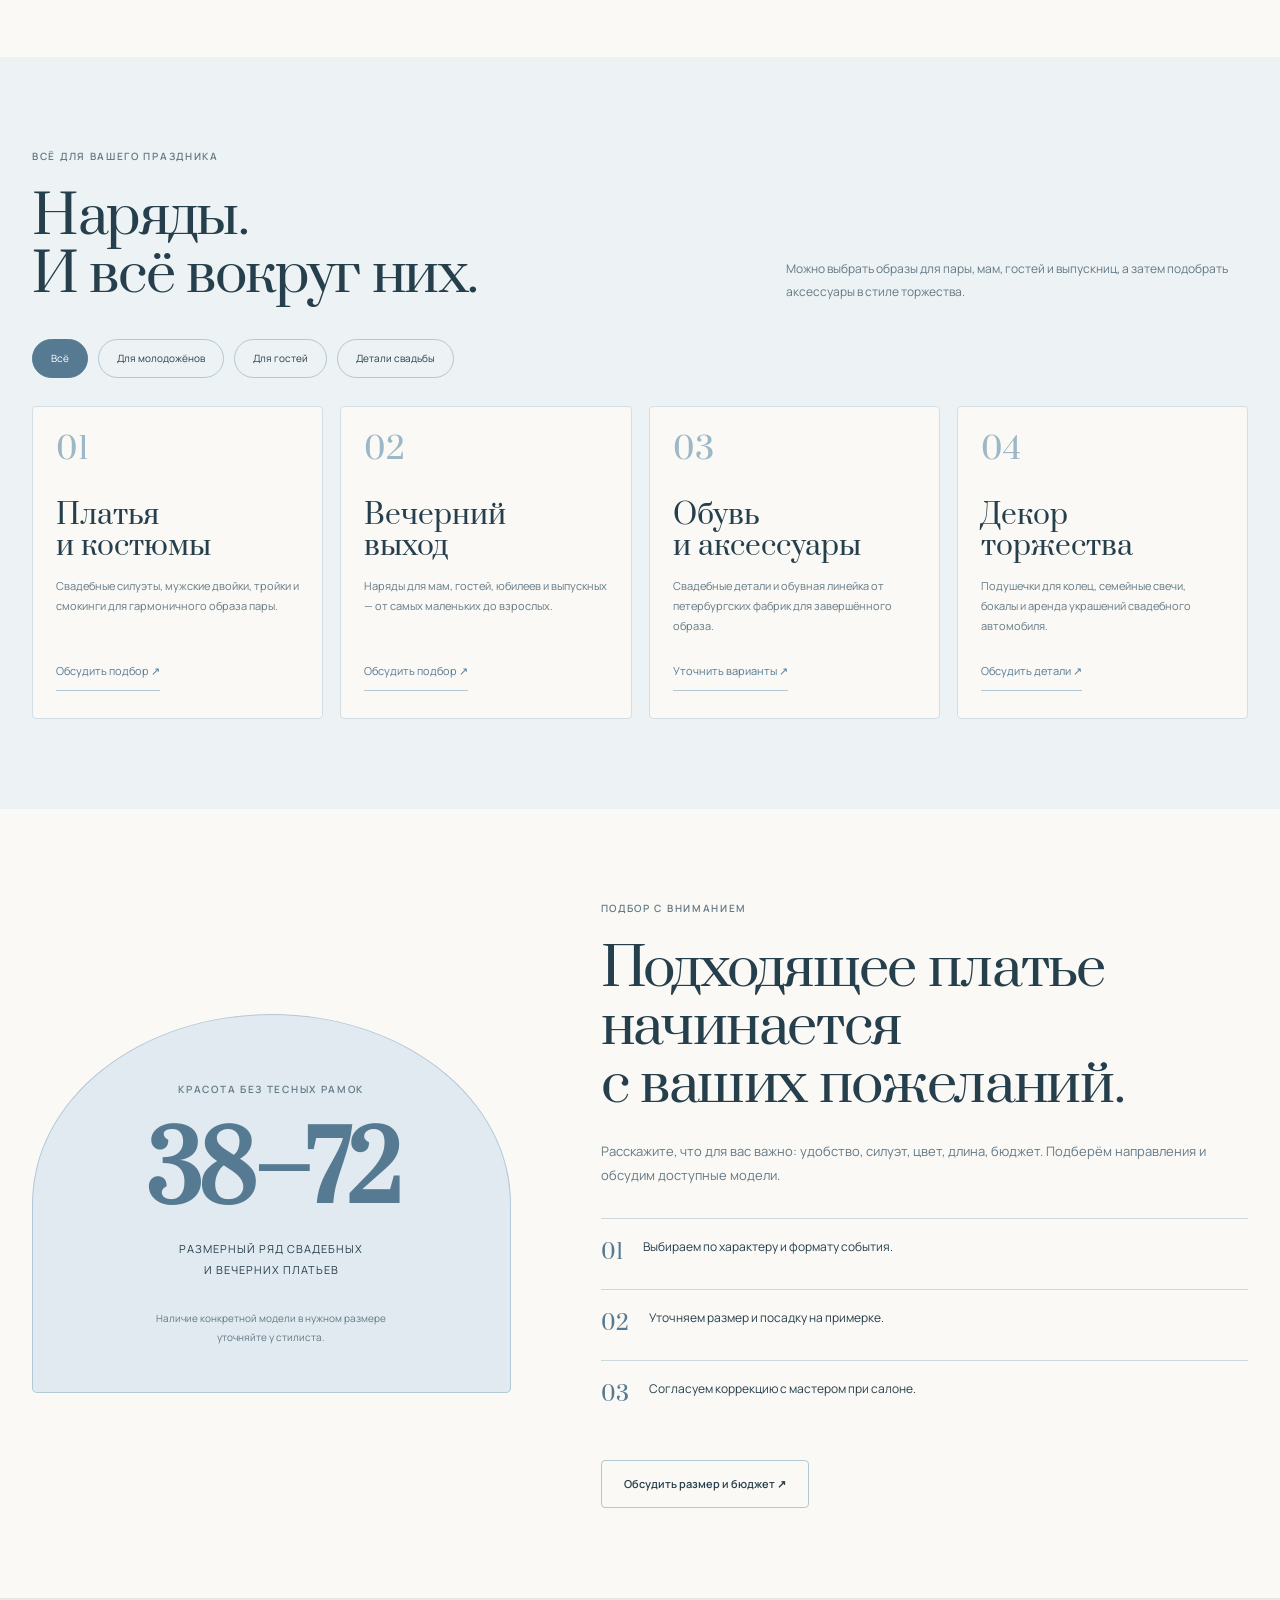
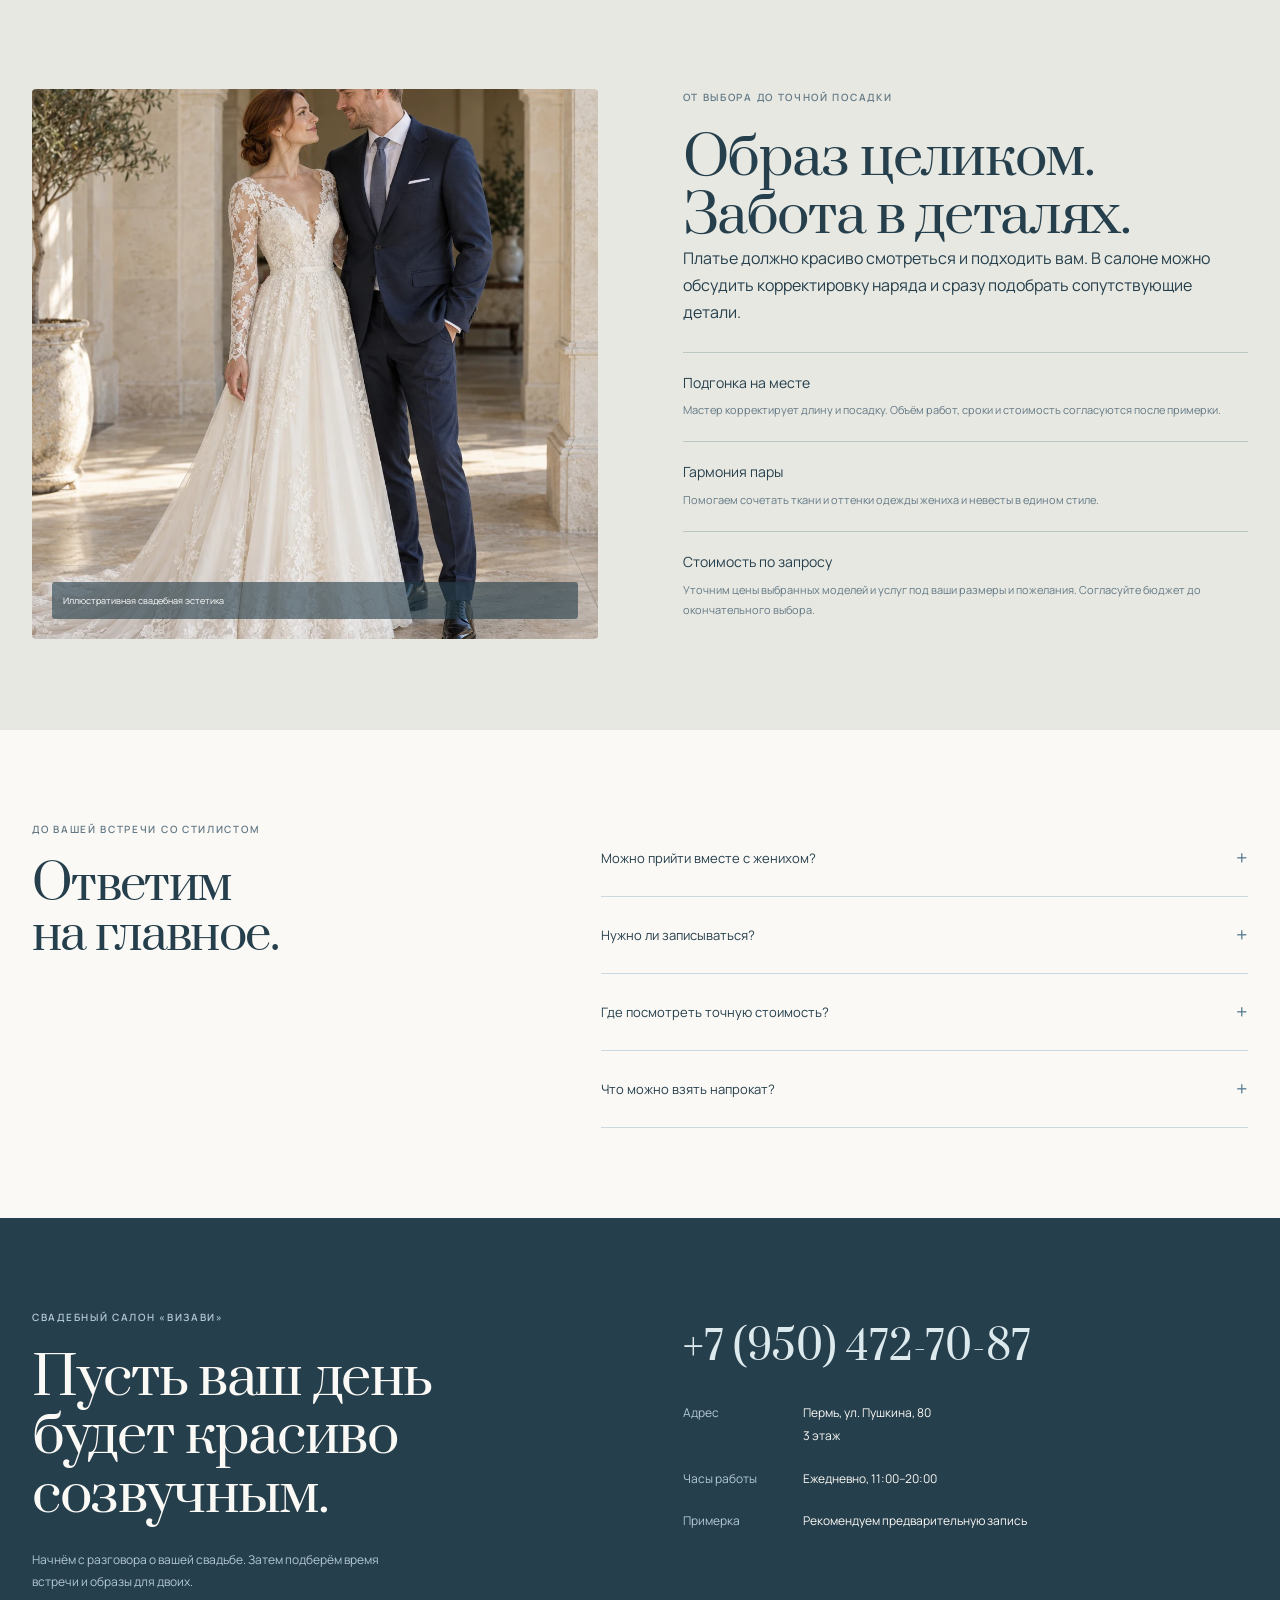
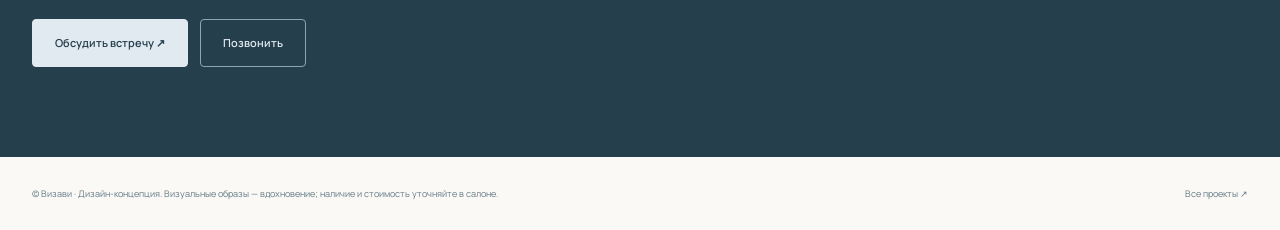
<file: visavi/index.html>
<!doctype html><html lang="ru"><head><meta charset="utf-8"><meta name="viewport" content="width=device-width,initial-scale=1"><meta name="theme-color" content="#e0eaf0"><title>Визави — свадебный салон для красивого дуэта · Пермь</title><meta name="description" content="Свадебные и вечерние платья, мужские костюмы, аксессуары в салоне Визави. Размеры 38–72. Пермь, ул. Пушкина, 80, 3 этаж. Персональный подбор образа."><link rel="stylesheet" href="../shared/base.css"><style>
body{--paper:#faf9f5;--ink:#263f4c;--muted:#647985;--accent:#557a92;background:var(--paper);color:var(--ink);font-family:var(--sans);--bg:var(--paper)}a{color:inherit;text-decoration:none}button{font-family:inherit;cursor:pointer}.container{width:min(1240px,calc(100% - 64px));margin:auto}.vv-header{position:relative;z-index:10;background:var(--paper)}.vv-header .container{display:flex;align-items:center;gap:34px;min-height:94px;border-bottom:1px solid #cad8df}.brand{display:flex;flex-direction:column;align-items:center}.brand .wordmark{font-family:var(--serif);font-size:32px;font-weight:400;letter-spacing:.06em;line-height:1.1}.brand small{font-size:7px;letter-spacing:.25em;text-transform:uppercase;margin-top:7px;color:var(--muted)}.vv-nav{display:flex;gap:26px;font-size:11px;margin-left:auto}.menu-toggle{display:none}.btn{border:1px solid var(--accent);background:var(--accent);color:#fff;border-radius:4px;padding:15px 22px;font-size:11px;min-height:47px;display:inline-flex;align-items:center;justify-content:center;gap:25px}.btn-outline{background:none;color:var(--ink);border-color:#b3c8d5}.vv-header .btn{padding:12px 18px;min-height:41px}.eyebrow{font-size:10px;letter-spacing:.17em;text-transform:uppercase;color:var(--muted);line-height:1.8}.vv-hero{background:#e0eaf0;padding:45px 0 55px;overflow:hidden}.vv-hero-top{display:flex;justify-content:space-between;font-size:9px;letter-spacing:.15em;text-transform:uppercase;color:var(--muted);margin-bottom:32px}.vv-hero-grid{display:grid;grid-template-columns:1.07fr 1fr;gap:65px;align-items:center}.vv-hero h1{font-family:var(--serif);font-weight:400;font-size:clamp(60px,6.1vw,87px);line-height:1.04;letter-spacing:-.025em;margin:22px 0}.vv-hero h1 em{font-weight:400;color:var(--accent)}.vv-hero h1 .sans{font-family:var(--sans);font-weight:300;letter-spacing:-.07em;display:block;font-size:.86em}.vv-hero p{font-size:14px;line-height:1.9;color:var(--muted);max-width:380px;margin:0 0 27px}.vv-actions{display:flex;gap:12px;flex-wrap:wrap}.vv-hero-photo{position:relative;margin:0;padding:16px 0 0 18px}.vv-hero-photo:before{position:absolute;inset:0 18px 18px 0;content:'';border:1px solid #9cb7c6;border-radius:4px}.vv-hero-photo img{display:block;width:100%;height:590px;object-fit:cover;border-radius:4px;position:relative}.vv-hero-photo figcaption{position:absolute;left:36px;right:18px;bottom:18px;background:#faf9f5e5;padding:11px 15px;font-size:9px;color:var(--muted);line-height:1.7;border-radius:2px}.vv-duet-symbol{position:absolute;right:-19px;top:40px;border-radius:50%;background:var(--paper);height:90px;width:90px;display:grid;place-content:center;font-family:var(--serif);font-size:38px;color:var(--accent);box-shadow:0 0 0 8px #e0eaf0}.vv-facts{display:flex;gap:25px;justify-content:space-between;border-top:1px solid #bbced9;padding-top:25px;margin-top:40px;font-size:11px;color:var(--muted)}.vv-facts b{font-size:15px;font-weight:500;color:var(--ink);margin-right:7px}.section{padding:90px 0}.vv-heading{display:grid;grid-template-columns:1fr .68fr;gap:75px;align-items:end;margin-bottom:35px}.vv-heading h2,.vv-service h2,.vv-sizing h2,.vv-end h2{font-family:var(--serif);font-weight:400;line-height:1.08;letter-spacing:-.025em;font-size:clamp(38px,4.2vw,58px);margin:13px 0 0}.vv-heading p{font-size:12px;line-height:1.9;color:var(--muted);margin:0}.vv-duet{display:grid;grid-template-columns:1fr 1fr;gap:22px}.vv-duet-card{background:#edf2f4;padding:33px;border-radius:4px;position:relative;display:grid;grid-template-columns:65px 1fr;gap:20px}.vv-duet-card:nth-child(2){background:#e7e8e2}.vv-letter{font-family:var(--serif);font-size:53px;color:#8ca9ba;line-height:1;font-weight:400;margin-top:4px}.vv-duet-card:nth-child(2) .vv-letter{color:#9aa79c}.vv-duet-card h3{font-family:var(--serif);font-weight:400;font-size:34px;line-height:1.08;margin:0 0 18px}.vv-duet-card p{font-size:12px;line-height:1.9;color:var(--muted);margin:0 0 20px}.text-link{border:0;border-bottom:1px solid #b3c8d5;background:none;color:var(--accent);font-size:11px;padding:9px 0}.vv-connector{text-align:center;padding:30px 20px;font-family:var(--serif);font-size:27px;color:var(--accent);line-height:1.4}.vv-connector span{display:block;font-family:var(--sans);font-size:10px;color:var(--muted);letter-spacing:.07em;margin-top:10px}.vv-wardrobe{background:#edf2f4}.vv-filter{display:flex;gap:10px;flex-wrap:wrap;margin-bottom:28px}.vv-filter button{border:1px solid #b3c8d5;background:none;color:var(--ink);border-radius:30px;padding:10px 18px;min-height:39px;font-size:10px}.vv-filter button[aria-pressed=true],.vv-filter button.active,.vv-filter button.is-active{background:var(--accent);color:#fff;border-color:var(--accent)}.vv-collection{display:grid;grid-template-columns:repeat(4,1fr);gap:17px}.vv-category{background:var(--paper);border:1px solid #d3dfe6;border-radius:4px;padding:27px 23px;display:flex;flex-direction:column;min-height:265px}.vv-category[hidden]{display:none}.vv-category .index{font-family:var(--serif);font-size:31px;color:#9cb7c6;line-height:1;margin-bottom:35px}.vv-category h3{font-family:var(--serif);font-size:28px;font-weight:400;line-height:1.1;margin:0 0 15px}.vv-category p{font-size:11px;line-height:1.8;color:var(--muted);margin:0 0 17px}.vv-category .text-link{align-self:start;margin-top:auto}.vv-sizing{display:grid;grid-template-columns:.85fr 1.15fr;gap:90px;align-items:center}.vv-size-panel{border:1px solid #b3c8d5;border-radius:50% 50% 5px 5px;background:#e0eaf0;padding:65px 38px 45px;text-align:center;position:relative}.vv-size-panel .size-range{font-family:var(--serif);font-size:92px;color:var(--accent);line-height:1;letter-spacing:-.045em;display:block;margin:30px 0 19px}.vv-size-panel .size-label{font-size:11px;letter-spacing:.09em;text-transform:uppercase;line-height:1.9;max-width:260px;margin:auto}.vv-size-panel .small-note{font-size:10px;line-height:1.9;color:var(--muted);margin:28px auto 0;max-width:250px}.vv-sizing p{font-size:13px;color:var(--muted);line-height:1.9;margin:25px 0}.vv-size-lines{list-style:none;margin:30px 0;padding:0}.vv-size-lines li{display:flex;align-items:start;gap:20px;padding:17px 0;border-top:1px solid #cad8df;font-size:12px;line-height:1.8}.vv-size-lines span{color:var(--accent);font-family:var(--serif);font-size:21px;margin-top:-2px}.vv-service{background:#e7e8e2}.vv-service-grid{display:grid;grid-template-columns:1fr 1fr;gap:85px;align-items:center}.vv-service-photo{position:relative}.vv-service-photo img{width:100%;height:550px;object-fit:cover;border-radius:4px;display:block}.vv-service-photo>span{position:absolute;bottom:20px;left:20px;right:20px;font-size:9px;color:#fff;background:#263f4c99;padding:11px;border-radius:3px}.vv-service>div>div>div>p{font-size:12px;line-height:1.9;color:var(--muted);margin:25px 0}.vv-services{padding:0;margin:25px 0 0;list-style:none}.vv-services li{padding:21px 0;border-top:1px solid #bbc7c5}.vv-services h3{font-size:14px;font-weight:500;margin:0 0 8px}.vv-services p{font-size:11px;line-height:1.8;color:var(--muted);margin:0}.vv-faq{display:grid;grid-template-columns:.85fr 1.15fr;gap:90px}.vv-faq h2{font-family:var(--serif);font-weight:400;line-height:1.06;font-size:47px;margin:14px 0}.vv-faq details{padding:21px 0;border-bottom:1px solid #cad8df}.vv-faq summary{cursor:pointer;list-style:none;font-size:13px;line-height:1.7;display:flex;justify-content:space-between;gap:20px}.vv-faq summary:after{content:'+';font-size:20px;color:var(--accent)}.vv-faq details[open] summary:after{content:'−'}.vv-faq details p{font-size:11px;line-height:1.9;color:var(--muted);margin:16px 15px 0 0}.vv-end{background:#263f4c;color:var(--paper)}.vv-end-grid{display:grid;grid-template-columns:1fr 1fr;gap:85px}.vv-end .eyebrow{color:#b3c8d5}.vv-end .intro{font-size:12px;line-height:1.9;color:#b3c8d5;margin:25px 0;max-width:360px}.vv-end .phone{font-family:var(--serif);font-size:39px;line-height:1.3;display:block;color:#dce9ed;margin-top:15px}.vv-end dl{font-size:12px;line-height:1.9;display:grid;grid-template-columns:100px 1fr;gap:20px;margin:28px 0}.vv-end dt{color:#b3c8d5}.vv-end dd{margin:0}.vv-end .btn{background:#e0eaf0;color:var(--ink);border-color:#e0eaf0}.vv-end .btn-outline{background:none;color:#e0eaf0;border-color:#90a5b1}.site-footer{padding:28px 0;font-size:9px;line-height:1.9;color:var(--muted)}.vv-footer{display:flex;gap:35px;justify-content:space-between}.vv-footer p{margin:0;max-width:740px}.vv-footer a{white-space:nowrap}button:focus-visible,a:focus-visible,summary:focus-visible{outline:2px solid var(--accent);outline-offset:5px}
@media(max-width:1050px){.vv-header .container{gap:22px}.vv-nav{gap:17px}.vv-hero-grid{gap:35px}.vv-hero h1{font-size:73px}.vv-hero-photo img{height:560px}.vv-duet-symbol{right:-10px;width:75px;height:75px;font-size:32px}.vv-heading,.vv-sizing,.vv-service-grid,.vv-faq,.vv-end-grid{gap:45px}.vv-duet-card{padding:26px;grid-template-columns:40px 1fr;gap:16px}.vv-letter{font-size:43px}.vv-collection{grid-template-columns:1fr 1fr}.vv-size-panel{padding:60px 24px 35px}.vv-size-panel .size-range{font-size:78px}.vv-end .phone{font-size:32px}}
@media(max-width:760px){.container{width:calc(100% - 40px)}.vv-header .container{min-height:80px}.brand .wordmark{font-size:28px}.brand small{font-size:6px}.vv-header .header-action{display:none}.menu-toggle{display:block;margin-left:auto;border:1px solid #b3c8d5;background:none;color:var(--ink);width:42px;height:42px;font-size:20px}.vv-nav{display:none;position:absolute;top:80px;left:0;right:0;margin:0;padding:24px;background:var(--paper);border-bottom:1px solid #b3c8d5;flex-direction:column;gap:22px}.vv-nav.is-open{display:flex}.vv-hero{padding:27px 0 34px}.vv-hero-top{font-size:8px;margin-bottom:22px;gap:12px}.vv-hero-grid{grid-template-columns:1fr;gap:35px}.vv-hero h1{font-size:66px;margin:18px 0}.vv-hero p{font-size:12px}.vv-hero-photo{padding:14px 0 0 14px;margin-right:7px}.vv-hero-photo img{height:485px}.vv-hero-photo:before{inset:0 14px 14px 0}.vv-hero-photo figcaption{left:29px;right:15px;bottom:15px;font-size:8px}.vv-duet-symbol{right:-8px;top:32px;width:73px;height:73px;font-size:31px;box-shadow:0 0 0 6px #e0eaf0}.vv-facts{display:grid;grid-template-columns:1fr 1fr;gap:19px 10px;font-size:9px}.vv-facts b{font-size:12px;display:block;margin-bottom:4px}.section{padding:60px 0}.vv-heading{grid-template-columns:1fr;gap:22px}.vv-duet{grid-template-columns:1fr;gap:16px}.vv-duet-card{padding:28px;grid-template-columns:40px 1fr}.vv-duet-card h3{font-size:32px}.vv-connector{font-size:25px}.vv-collection{grid-template-columns:1fr}.vv-category{min-height:240px;padding:25px}.vv-category .index{margin-bottom:24px}.vv-category h3{font-size:32px}.vv-sizing,.vv-service-grid,.vv-faq,.vv-end-grid{grid-template-columns:1fr;gap:30px}.vv-size-panel{padding:55px 30px 40px;max-width:420px;margin:auto;width:100%}.vv-size-panel .size-range{font-size:86px}.vv-service-photo img{height:490px}.vv-faq h2{font-size:43px}.vv-end .phone{font-size:31px}.vv-end dl{grid-template-columns:77px 1fr;gap:18px 16px;font-size:11px}.vv-footer{display:block}.vv-footer a{display:inline-block;margin-top:15px}}@media(max-width:390px){.vv-hero h1{font-size:58px}.vv-hero-photo img{height:420px}.vv-end .phone{font-size:29px}.vv-actions .btn{width:100%}}
details summary{padding:0}details>p{padding:0}</style><script src="../shared/site.js" defer></script></head><body data-name="Визави" data-phone="+7 (950) 472-70-87"><header class="vv-header site-header"><div class="container"><a class="brand" href="#top" aria-label="Визави — начало"><span class="wordmark">Визави</span><small>Свадебный салон</small></a><nav class="vv-nav nav-links" data-mobile-nav aria-label="Основное меню"><a href="#duet">Для двоих</a><a href="#collection">Коллекции</a><a href="#sizes">Размеры</a><a href="#contacts">Контакты</a></nav><button class="btn header-action" data-book>На примерку ↗</button><button class="menu-toggle" data-menu-toggle aria-label="Открыть меню" aria-expanded="false">☰</button></div></header><main id="top">
<section class="vv-hero"><div class="container"><div class="vv-hero-top"><span>Пермь · Пушкина, 80</span><span>Свадебные образы для красивого дуэта</span></div><div class="vv-hero-grid"><div><span class="eyebrow">История, которую создают двое</span><h1>Двое.<br><span class="sans">Один</span><em>красивый день.</em></h1><p>Свадебное платье, мужской костюм и детали, которые звучат вместе. Поможем найти ваш общий стиль, сохранив характер каждого.</p><div class="vv-actions"><button class="btn" data-book>Подобрать образы пары ↗</button><a class="btn btn-outline" href="#collection">Что есть в салоне</a></div></div><figure class="vv-hero-photo"><img src="../assets/visavi-hero.webp" alt="Вдохновение: гармоничный свадебный дуэт невесты и жениха" width="1024" height="1536" fetchpriority="high"><figcaption>Визуальный образ для вдохновения · реальный ассортимент в салоне</figcaption><span class="vv-duet-symbol" aria-hidden="true">&amp;</span></figure></div><div class="vv-facts"><span><b>38–72</b> размерный ряд</span><span><b>Платья и костюмы</b> в одном месте</span><span><b>Своя швея</b> коррекция посадки</span><span><b>11:00–20:00</b> каждый день</span></div></div></section>
<section class="section" id="duet"><div class="container"><div class="vv-heading"><div><span class="eyebrow">Концепция «Единый дуэт»</span><h2>Вместе — гармонично.<br>Каждый — собой.</h2></div><p>Стилист поможет скоординировать оттенки и фактуры. Чтобы наряды сочетались друг с другом и подходили к настроению вашей свадьбы.</p></div><div class="vv-duet"><article class="vv-duet-card"><span class="vv-letter" aria-hidden="true">Н</span><div><h3>Образ невесты</h3><p>От коротких платьев и миди для ЗАГСа до пышных моделей с выразительной вышивкой и акцентными деталями.</p><button class="text-link" data-look="Образ невесты" data-look-text="Хочу подобрать свадебное платье. Расскажите о моделях, подходящих по моему размеру и бюджету.">Выбрать своё платье ↗</button></div></article><article class="vv-duet-card"><span class="vv-letter" aria-hidden="true">Ж</span><div><h3>Образ жениха</h3><p>Элегантные двойки, тройки и смокинги. Подберём костюм, который поддержит стиль торжества и образ невесты.</p><button class="text-link" data-look="Образ жениха" data-look-text="Хочу подобрать мужской костюм на свадьбу и согласовать его с образом невесты.">Найти подходящий костюм ↗</button></div></article></div><div class="vv-connector">Не одинаковые. Созвучные.<span>ЦВЕТ · ФАКТУРА · ПОСАДКА · НАСТРОЕНИЕ</span></div></div></section>
<section class="section vv-wardrobe" id="collection"><div class="container" data-filter-group><div class="vv-heading"><div><span class="eyebrow">Всё для вашего праздника</span><h2>Наряды.<br>И всё вокруг них.</h2></div><p>Можно выбрать образы для пары, мам, гостей и выпускниц, а затем подобрать аксессуары в стиле торжества.</p></div><div class="vv-filter" role="group" aria-label="Направления ассортимента"><button data-filter="all" aria-pressed="true">Всё</button><button data-filter="couple" aria-pressed="false">Для молодожёнов</button><button data-filter="guests" aria-pressed="false">Для гостей</button><button data-filter="details" aria-pressed="false">Детали свадьбы</button></div><div class="vv-collection"><article class="vv-category" data-category="couple"><span class="index">01</span><h3>Платья<br>и костюмы</h3><p>Свадебные силуэты, мужские двойки, тройки и смокинги для гармоничного образа пары.</p><button class="text-link" data-look="Образы молодожёнов" data-look-text="Хочу посмотреть свадебные платья и мужские костюмы для совместного подбора пары.">Обсудить подбор ↗</button></article><article class="vv-category" data-category="guests"><span class="index">02</span><h3>Вечерний<br>выход</h3><p>Наряды для мам, гостей, юбилеев и выпускных — от самых маленьких до взрослых.</p><button class="text-link" data-look="Вечерний или выпускной образ" data-look-text="Нужен вечерний или выпускной наряд. Хочу обсудить фасон, размер и бюджет.">Обсудить подбор ↗</button></article><article class="vv-category" data-category="details"><span class="index">03</span><h3>Обувь<br>и аксессуары</h3><p>Свадебные детали и обувная линейка от петербургских фабрик для завершённого образа.</p><button class="text-link" data-look="Обувь и свадебные аксессуары" data-look-text="Хочу подобрать обувь и аксессуары к свадебному образу. Какие варианты доступны?">Уточнить варианты ↗</button></article><article class="vv-category" data-category="details"><span class="index">04</span><h3>Декор<br>торжества</h3><p>Подушечки для колец, семейные свечи, бокалы и аренда украшений свадебного автомобиля.</p><button class="text-link" data-look="Свадебный декор" data-look-text="Интересуют свадебные мелочи и декор, а также украшения на автомобиль. Хочу уточнить ассортимент и условия.">Обсудить детали ↗</button></article></div></div></section>
<section class="section" id="sizes"><div class="container vv-sizing"><div class="vv-size-panel"><span class="eyebrow">Красота без тесных рамок</span><strong class="size-range">38–72</strong><div class="size-label">Размерный ряд свадебных<br>и вечерних платьев</div><p class="small-note">Наличие конкретной модели в нужном размере уточняйте у стилиста.</p></div><div><span class="eyebrow">Подбор с вниманием</span><h2>Подходящее платье<br>начинается<br>с ваших пожеланий.</h2><p>Расскажите, что для вас важно: удобство, силуэт, цвет, длина, бюджет. Подберём направления и обсудим доступные модели.</p><ul class="vv-size-lines"><li><span>01</span>Выбираем по характеру и формату события.</li><li><span>02</span>Уточняем размер и посадку на примерке.</li><li><span>03</span>Согласуем коррекцию с мастером при салоне.</li></ul><button class="btn btn-outline" data-book data-topic="Подбор наряда по размеру и бюджету">Обсудить размер и бюджет ↗</button></div></div></section>
<section class="section vv-service" id="service"><div class="container vv-service-grid"><div class="vv-service-photo"><img src="../assets/visavi-hero.webp" alt="Вдохновение: сочетание цветов и фактур в свадебном дуэте" width="1024" height="1536" loading="lazy"><span>Иллюстративная свадебная эстетика</span></div><div><span class="eyebrow">От выбора до точной посадки</span><h2>Образ целиком.<br>Забота в деталях.</h2><p>Платье должно красиво смотреться и подходить вам. В салоне можно обсудить корректировку наряда и сразу подобрать сопутствующие детали.</p><ul class="vv-services"><li><h3>Подгонка на месте</h3><p>Мастер корректирует длину и посадку. Объём работ, сроки и стоимость согласуются после примерки.</p></li><li><h3>Гармония пары</h3><p>Помогаем сочетать ткани и оттенки одежды жениха и невесты в едином стиле.</p></li><li><h3>Стоимость по запросу</h3><p>Уточним цены выбранных моделей и услуг под ваши размеры и пожелания. Согласуйте бюджет до окончательного выбора.</p></li></ul></div></div></section>
<section class="section"><div class="container vv-faq"><div><span class="eyebrow">До вашей встречи со стилистом</span><h2>Ответим<br>на главное.</h2></div><div><details><summary>Можно прийти вместе с женихом?</summary><p>Да, в салоне можно подобрать свадебное платье и мужской костюм, согласовав оттенки, ткани и детали общего образа.</p></details><details><summary>Нужно ли записываться?</summary><p>Рекомендуем предварительно договориться о времени, чтобы спокойно подобрать наряд со стилистом. Время визита подтверждает сотрудник салона.</p></details><details><summary>Где посмотреть точную стоимость?</summary><p>Цены конкретных моделей и услуг предоставляются по запросу. Сообщите интересующий размер, вид наряда и бюджет по телефону или в сообщениях.</p></details><details><summary>Что можно взять напрокат?</summary><p>В предоставленных сведениях указана аренда праздничных украшений для свадебного автомобиля. Условия, комплектацию и доступность уточните у администратора.</p></details></div></div></section>
<section class="section vv-end" id="contacts"><div class="container vv-end-grid"><div><span class="eyebrow">Свадебный салон «Визави»</span><h2>Пусть ваш день<br>будет красиво<br>созвучным.</h2><p class="intro">Начнём с разговора о вашей свадьбе. Затем подберём время встречи и образы для двоих.</p><div class="vv-actions"><button class="btn" data-book>Обсудить встречу ↗</button><a class="btn btn-outline" href="tel:+79504727087">Позвонить</a></div></div><div><a class="phone" href="tel:+79504727087">+7 (950) 472-70-87</a><dl><dt>Адрес</dt><dd>Пермь, ул. Пушкина, 80<br>3 этаж</dd><dt>Часы работы</dt><dd>Ежедневно, 11:00–20:00</dd><dt>Примерка</dt><dd>Рекомендуем предварительную запись</dd></dl></div></div></section></main><footer class="site-footer"><div class="container vv-footer"><p>© Визави · Дизайн-концепция. Визуальные образы — вдохновение; наличие и стоимость уточняйте в салоне.</p><a href="../">Все проекты ↗</a></div></footer></body></html>
</file>
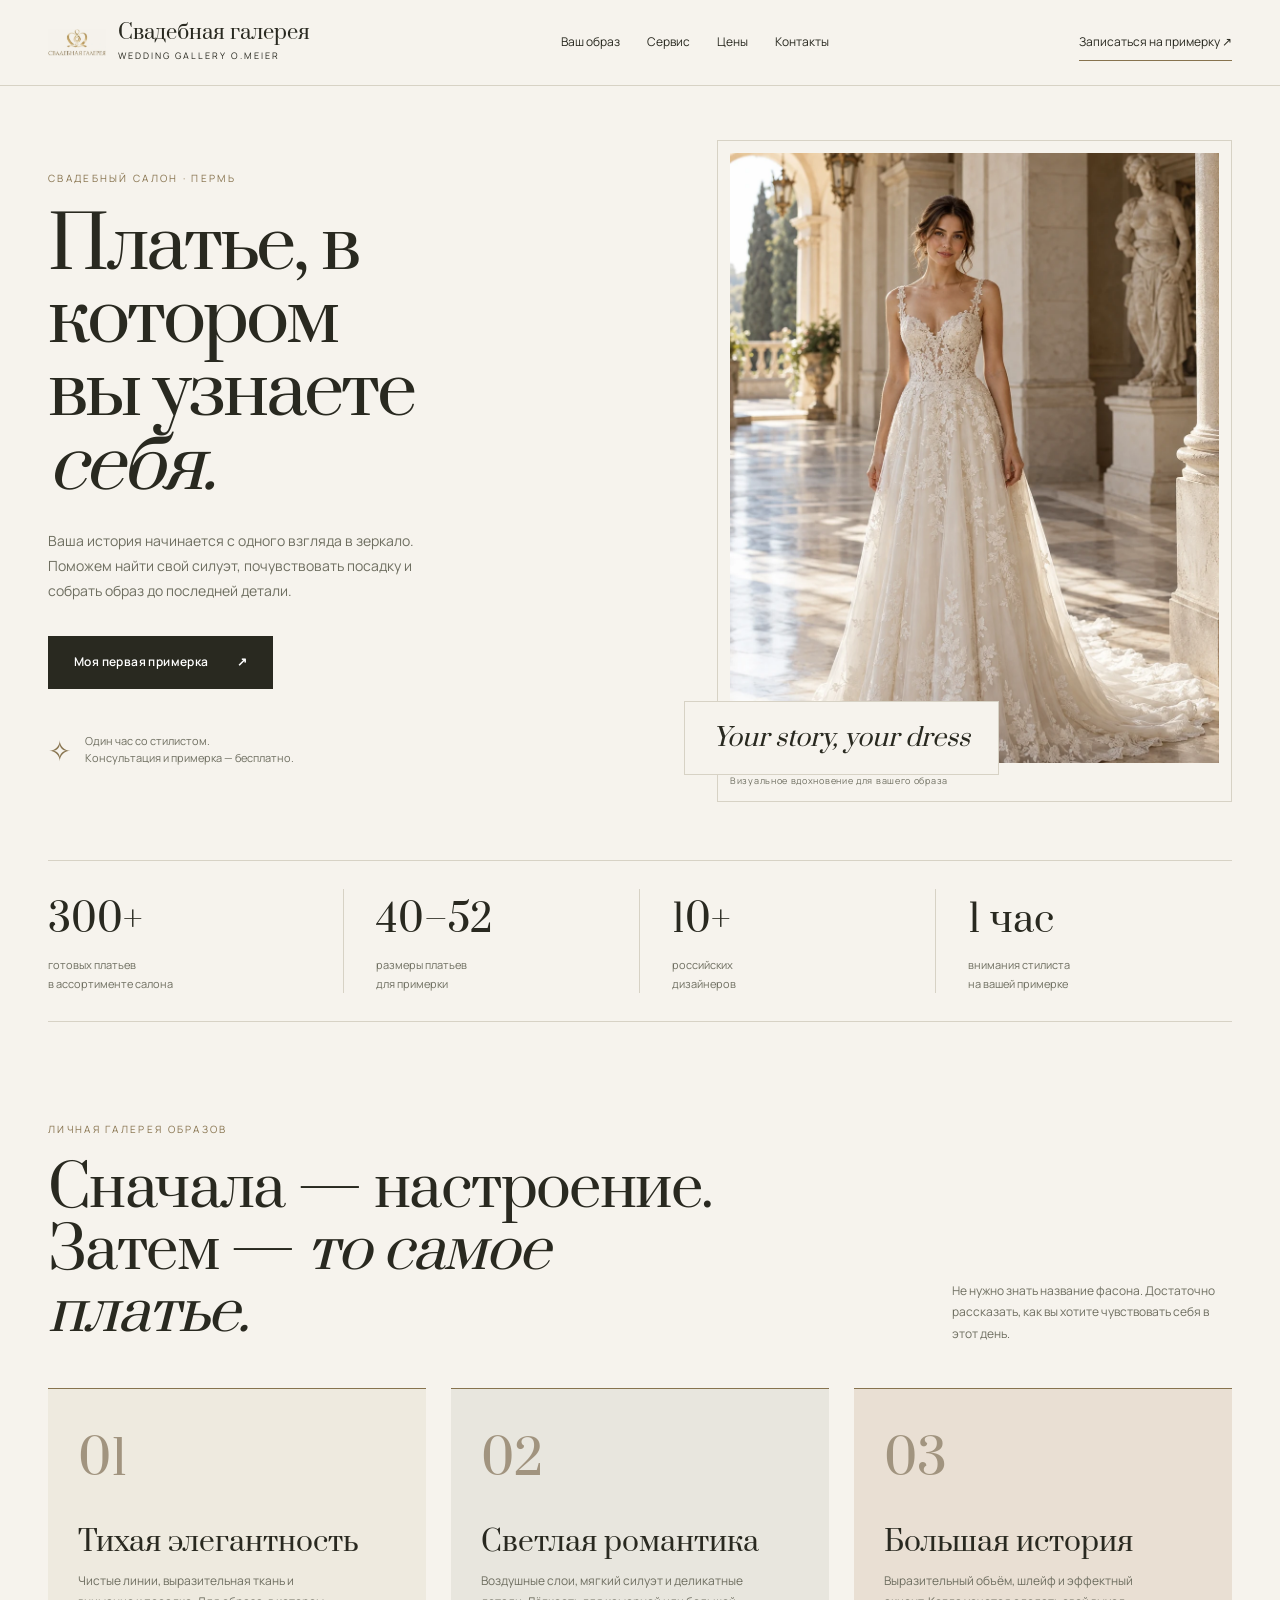
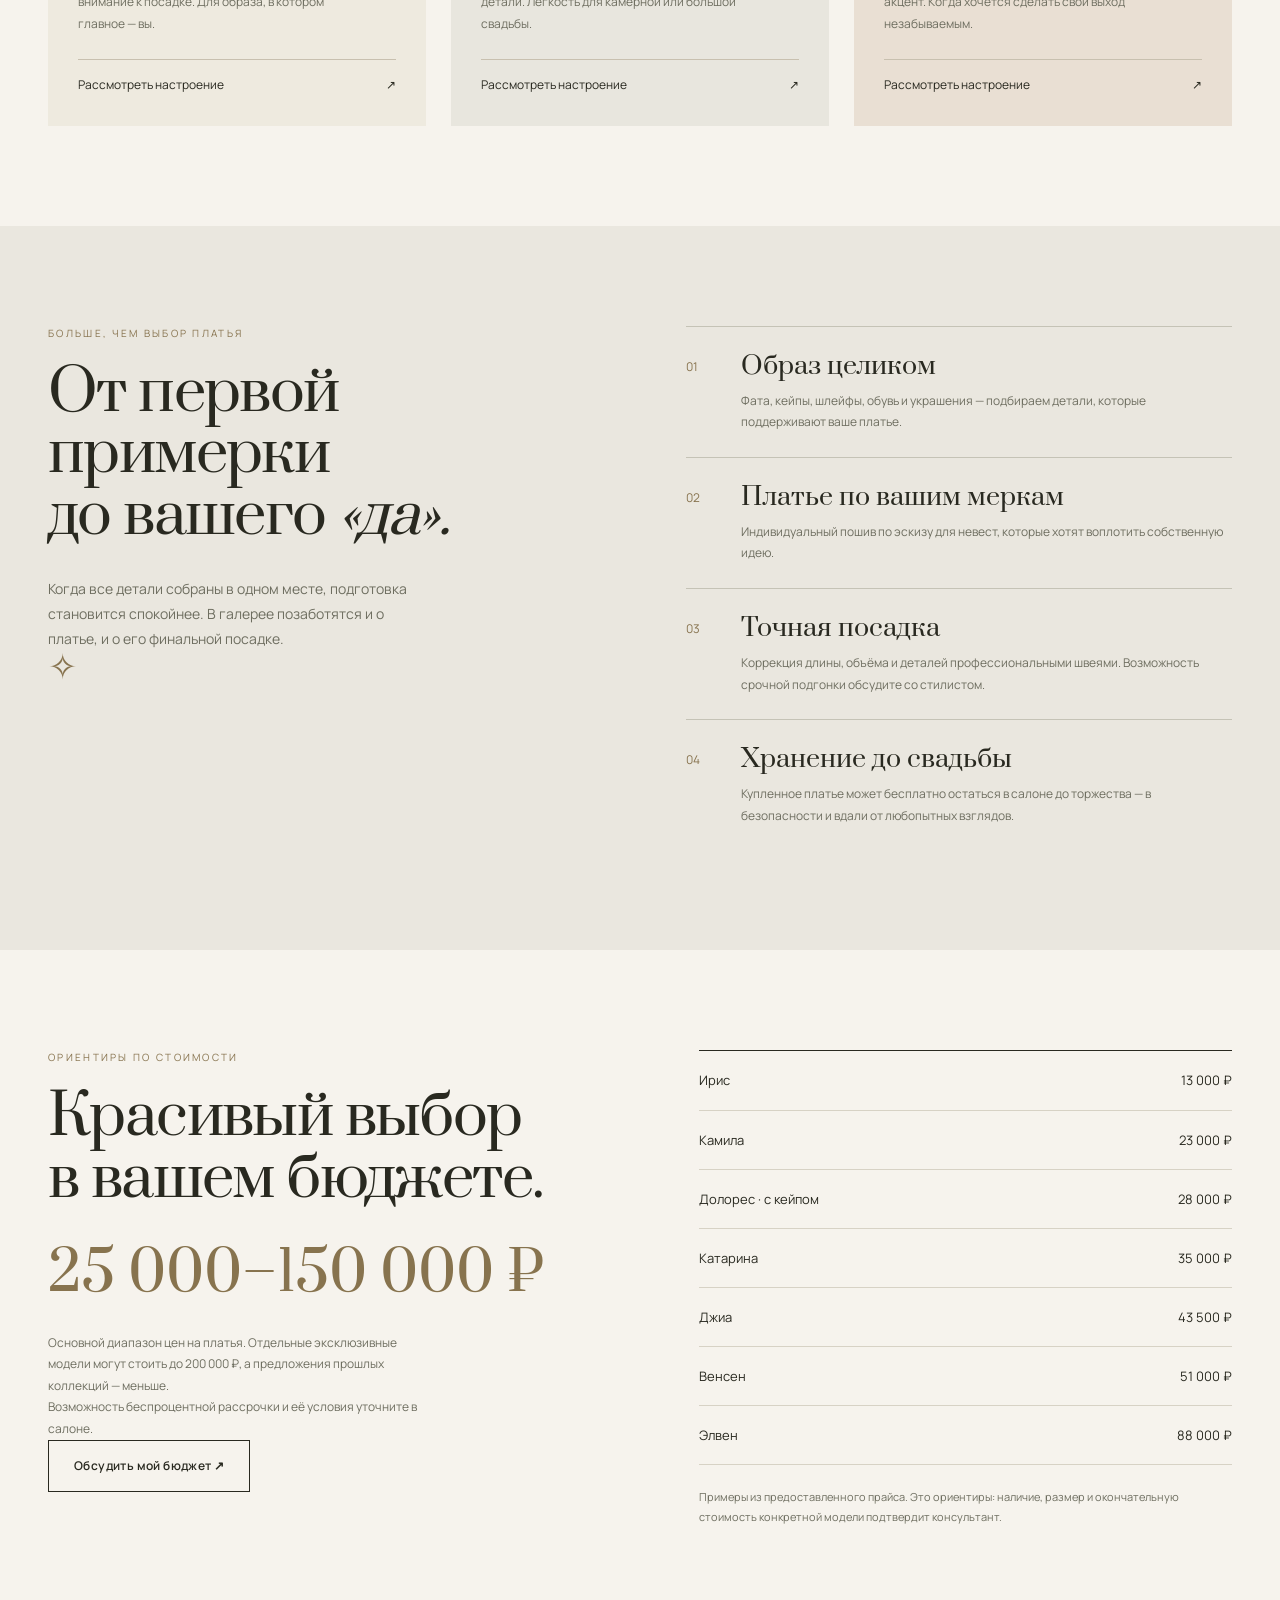
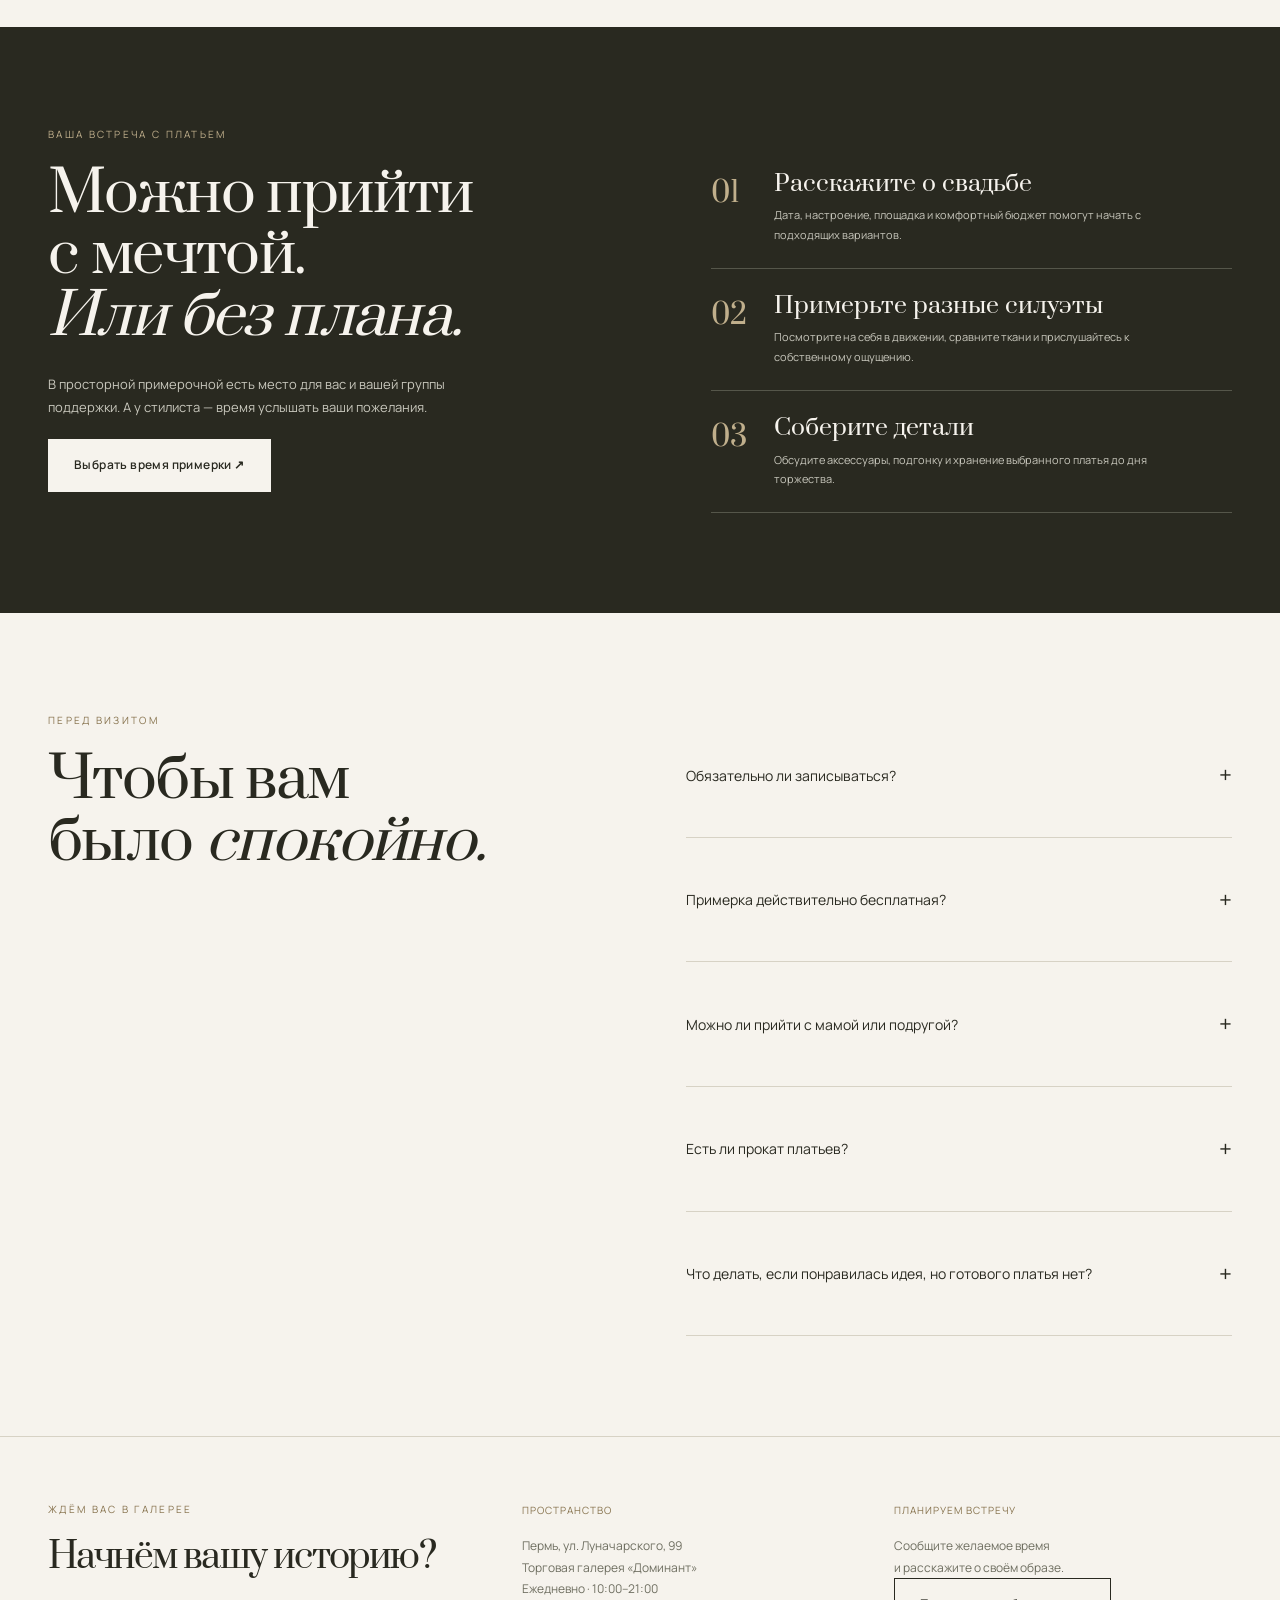
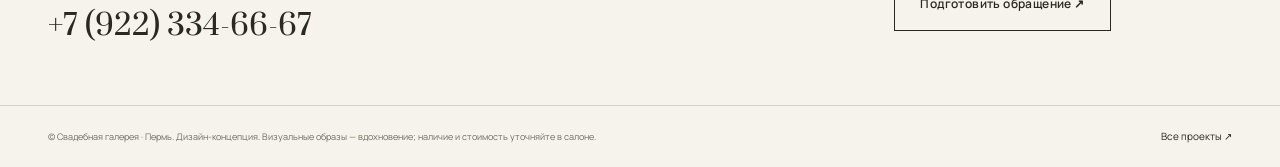
<file: wedding-gallery/index.html>
<!doctype html>
<html lang="ru">
<head>
<meta charset="utf-8"><meta name="viewport" content="width=device-width, initial-scale=1">
<title>Свадебная галерея — платье, в котором вы узнаете себя · Пермь</title>
<meta name="description" content="Свадебная галерея O.Meier в Перми: свадебные платья, индивидуальный пошив, бесплатная примерка со стилистом. Луначарского, 99. +7 (922) 334-66-67.">
<meta name="theme-color" content="#f6f3ed"><link rel="icon" href="../assets/wedding-gallery-logo.webp"><link rel="stylesheet" href="../shared/base.css">
<style>
:root{--paper:#f6f3ed;--ink:#292920;--muted:#6e6e60;--accent:#87734e;--line:#d7d2c5;--serif:'Editorial',Georgia,serif;--sans:'Manrope',Arial,sans-serif}body{background:var(--paper);color:var(--ink);font-family:var(--sans)}.container{max-width:1320px;width:calc(100% - 96px);margin:auto}.site-header{padding:20px 0;background:var(--paper);border-bottom:1px solid var(--line);position:relative;z-index:20}.header-row{display:flex;align-items:center;justify-content:space-between;gap:24px}.brand{display:flex;align-items:center;gap:12px;text-decoration:none;color:var(--ink);flex-shrink:0}.brand img{width:58px;height:45px;object-fit:contain;mix-blend-mode:multiply}.brand span{font-family:var(--serif);font-size:20px;line-height:1.02}.brand small{font:9px var(--sans);letter-spacing:2px;display:block;margin-top:6px}.nav-links{display:flex;gap:27px;font-size:12px;align-items:center}.nav-links a{text-decoration:none;color:inherit}.nav-links a:hover{color:var(--accent)}.header-action{font-size:12px;border:0;border-bottom:1px solid var(--accent);padding:8px 0;background:none;color:var(--ink)}.menu-toggle{display:none}.eyebrow{font:10px var(--sans);letter-spacing:2.3px;text-transform:uppercase;color:var(--accent)}h1,h2,h3{font-family:var(--serif);font-weight:400}h1{font-size:clamp(48px,5.6vw,85px);line-height:1.02;letter-spacing:-3px;margin:25px 0}h2{font-size:clamp(38px,4.5vw,63px);line-height:1.07;letter-spacing:-1.6px}h3{font-size:28px;line-height:1.2}p{line-height:1.8}.btn{display:inline-flex;justify-content:center;align-items:center;gap:28px;min-height:52px;padding:17px 25px;font-size:12px;letter-spacing:.4px;border:1px solid var(--ink);background:var(--ink);color:white;text-decoration:none;cursor:pointer}.btn:hover{background:var(--accent);border-color:var(--accent)}.btn-outline{background:transparent;color:var(--ink)}.text-link{color:inherit;font-size:12px;text-underline-offset:6px}.hero{display:grid;grid-template-columns:1fr 1fr;gap:8%;padding:54px 0 58px;align-items:center}.hero-copy{max-width:590px}.hero-copy .intro{max-width:395px;color:var(--muted);font-size:14px;margin:25px 0 33px}.hero-note{display:flex;align-items:center;gap:14px;margin-top:40px;font-size:11px;line-height:1.5;color:var(--muted)}.hero-note::before{content:'✧';font-size:28px;color:var(--accent)}.image-frame{position:relative;max-width:515px;margin-left:auto;padding:12px;border:1px solid var(--line);width:100%}.image-frame img{height:610px;width:100%;object-fit:cover;object-position:center 40%;display:block}.frame-label{position:absolute;bottom:26px;left:-34px;background:var(--paper);padding:15px 28px;font-family:var(--serif);font-style:italic;font-size:25px;border:1px solid var(--line)}.image-credit{font-size:9px;letter-spacing:.7px;color:var(--muted);margin:10px 0 0}.facts{display:grid;grid-template-columns:repeat(4,1fr);padding:28px 0;border-top:1px solid var(--line);border-bottom:1px solid var(--line)}.fact{padding:0 32px;border-right:1px solid var(--line)}.fact:first-child{padding-left:0}.fact:last-child{border:0}.fact strong{font-family:var(--serif);font-size:37px;font-weight:400;display:block}.fact span{display:block;font-size:11px;color:var(--muted);line-height:1.7;margin-top:4px}.section{padding:100px 0}.section-heading{display:flex;justify-content:space-between;gap:30px;align-items:end;margin-bottom:44px}.section-heading h2{max-width:690px;margin:16px 0 0}.section-heading p{max-width:280px;font-size:12px;color:var(--muted);margin:0}.looks{display:grid;grid-template-columns:repeat(3,1fr);gap:25px}.look{background:#eeeadf;padding:30px;min-height:315px;display:flex;flex-direction:column;position:relative;border-top:1px solid var(--accent)}.look:nth-child(2){background:#e8e6de}.look:nth-child(3){background:#e9dfd3}.look .number{font-family:var(--serif);font-size:48px;color:#a1947f}.look h3{margin:25px 0 10px}.look p{font-size:12px;color:var(--muted);max-width:270px;margin:0 0 25px}.look button{background:none;border:none;border-top:1px solid #c8c0af;padding:15px 0 0;text-align:left;cursor:pointer;font-size:12px;margin-top:auto;display:flex;justify-content:space-between;color:var(--ink)}.service-section{background:#eae7df}.service-grid{display:grid;grid-template-columns:1fr 1.1fr;gap:12%;align-items:start}.service-grid h2{margin:16px 0 28px}.service-grid .description{font-size:14px;color:var(--muted);max-width:360px}.service-list{counter-reset:care}.service-item{padding:24px 0;border-top:1px solid #c5c3b6;display:grid;grid-template-columns:40px 1fr;gap:15px;counter-increment:care}.service-item::before{content:'0' counter(care);color:var(--accent);font-size:12px;padding-top:6px}.service-item h3{margin:0 0 9px;font-size:25px}.service-item p{font-size:12px;margin:0;color:var(--muted)}.price-layout{display:grid;grid-template-columns:1fr 1fr;gap:10%;align-items:start}.price-intro h2{margin:17px 0 30px}.price-big{font-family:var(--serif);font-size:55px;line-height:1.2;color:var(--accent);margin:25px 0}.price-intro p{font-size:12px;color:var(--muted);max-width:370px}.price-table{border-top:1px solid var(--ink)}.price-row{display:flex;justify-content:space-between;gap:25px;padding:18px 0;border-bottom:1px solid var(--line);font-size:13px}.price-row strong{font-weight:500;white-space:nowrap}.table-note{font-size:11px;color:var(--muted);line-height:1.8;margin:22px 0 0}.visit-section{background:var(--ink);color:var(--paper)}.visit-section .eyebrow{color:#c0af8c}.visit-layout{display:grid;grid-template-columns:1fr 1fr;gap:12%}.visit-layout h2{margin:20px 0 24px}.visit-layout p{font-size:13px;color:#c8c7bc;max-width:400px}.visit-layout .btn{background:var(--paper);color:var(--ink);margin-top:20px;border-color:var(--paper)}.visit-steps{padding-top:20px}.visit-step{display:grid;grid-template-columns:48px 1fr;gap:15px;padding:23px 0;border-bottom:1px solid #55564a}.visit-step b{color:#c0af8c;font-family:var(--serif);font-size:28px;font-weight:400}.visit-step h3{font-size:23px;margin:0 0 8px}.visit-step p{font-size:11px;margin:0}.faq-grid{display:grid;grid-template-columns:1fr 1.1fr;gap:12%}.faq-grid h2{margin:16px 0}.faq-list details{border-bottom:1px solid var(--line);padding:21px 0}.faq-list summary{font-size:14px;cursor:pointer;line-height:1.5}.faq-list details p{font-size:12px;color:var(--muted);margin:16px 0 3px}.contact{padding:65px 0 55px;border-top:1px solid var(--line)}.contact-layout{display:grid;grid-template-columns:1.3fr 1fr 1fr;gap:35px}.contact h2{font-size:35px;margin:15px 0 24px}.contact .phone{font-family:var(--serif);font-size:29px;color:inherit;text-decoration:none}.contact p{font-size:12px;color:var(--muted)}.contact-label{display:block;font-size:10px;letter-spacing:1px;color:var(--accent);margin-bottom:16px}.contact a{color:inherit}.footer{border-top:1px solid var(--line);padding:22px 0}.footer-row{display:flex;justify-content:space-between;gap:30px;align-items:center}.footer p{font-size:9px;color:var(--muted);max-width:700px;line-height:1.7;margin:0}.footer a{font-size:10px;color:inherit;white-space:nowrap}.divider-star{font-family:var(--serif);color:var(--accent);font-size:35px;line-height:1}
@media(min-width:1500px){.image-frame img{height:660px}}@media(max-width:1000px){.container{width:calc(100% - 48px)}.nav-links{gap:18px}.header-action{display:none}.hero{gap:5%}.image-frame img{height:560px}.frame-label{left:-15px}.fact{padding:0 20px}.service-grid,.price-layout,.visit-layout,.faq-grid{gap:7%}.look{padding:23px}}
@media(max-width:800px){.container{width:calc(100% - 36px)}.site-header{padding:14px 0}.brand span{font-size:17px}.brand img{width:46px;height:37px}.menu-toggle{display:block;background:none;border:1px solid var(--line);padding:9px 13px;font-size:12px;color:inherit}.nav-links{display:none;position:absolute;top:100%;left:0;width:100%;background:var(--paper);padding:22px;flex-direction:column;align-items:start;border-bottom:1px solid var(--line)}.site-header:has([data-menu-toggle][aria-expanded=true]) .nav-links,.nav-links.is-open{display:flex}.hero{display:flex;flex-direction:column;align-items:stretch;padding:38px 0;gap:34px}.hero h1{font-size:55px;letter-spacing:-2px;max-width:500px}.hero-copy .intro{margin:22px 0 26px}.hero-note{margin-top:26px}.image-frame{max-width:none}.image-frame img{height:470px}.frame-label{left:20px;bottom:35px;font-size:23px}.facts{grid-template-columns:1fr 1fr;row-gap:25px}.fact{padding:0 17px}.fact:first-child,.fact:nth-child(3){padding-left:0}.fact:nth-child(2){border:0}.fact strong{font-size:33px}.section{padding:63px 0}.section-heading{display:block;margin-bottom:29px}.section-heading p{margin-top:20px;max-width:400px}h2{font-size:43px}.looks{grid-template-columns:1fr;gap:15px}.look{min-height:265px}.look h3{margin:12px 0}.look .number{font-size:36px}.service-grid,.price-layout,.visit-layout,.faq-grid{grid-template-columns:1fr;gap:30px}.service-grid .description{max-width:none}.price-big{font-size:45px}.contact-layout{grid-template-columns:1fr;gap:23px}.contact-layout h2{margin-top:10px}.contact p{margin-bottom:0}.contact-label{margin-bottom:8px}.footer-row{display:block}.footer a{display:inline-block;margin-top:14px}.faq-list details{padding:19px 0}}
@media(prefers-reduced-motion:reduce){*{scroll-behavior:auto!important;animation:none!important;transition:none!important}}
</style>
</head>
<body data-name="Свадебная галерея" data-phone="+7 (922) 334-66-67">
<a class="skip-link" href="#main">Перейти к содержанию</a>
<header class="site-header" data-header><div class="container header-row"><a class="brand" href="#main" aria-label="Свадебная галерея — главная"><img src="../assets/wedding-gallery-logo.svg" alt="Логотип Свадебной галереи"><span>Свадебная галерея<small>WEDDING GALLERY O.MEIER</small></span></a><nav class="nav-links" data-mobile-nav aria-label="Главная навигация"><a href="#mood">Ваш образ</a><a href="#care">Сервис</a><a href="#prices">Цены</a><a href="#contacts">Контакты</a></nav><button class="header-action" type="button" data-book>Записаться на примерку ↗</button><button class="menu-toggle" type="button" data-menu-toggle aria-expanded="false" aria-label="Открыть меню">Меню</button></div></header>
<main id="main">
<div class="container"><section class="hero"><div class="hero-copy"><span class="eyebrow">Свадебный салон · Пермь</span><h1>Платье, в котором<br>вы узнаете <em>себя.</em></h1><p class="intro">Ваша история начинается с одного взгляда в зеркало. Поможем найти свой силуэт, почувствовать посадку и собрать образ до последней детали.</p><button class="btn" type="button" data-book data-topic="Индивидуальная примерка со стилистом">Моя первая примерка <span aria-hidden="true">↗</span></button><div class="hero-note">Один час со стилистом.<br>Консультация и примерка — бесплатно.</div></div><div class="image-frame"><img src="../assets/wedding-gallery-hero.webp" alt="Иллюстративный свадебный образ в мягком свете" fetchpriority="high" width="900" height="1200"><span class="frame-label">Your story, your dress</span><p class="image-credit">Визуальное вдохновение для вашего образа</p></div></section><div class="facts" aria-label="О салоне"><div class="fact"><strong>300+</strong><span>готовых платьев<br>в ассортименте салона</span></div><div class="fact"><strong>40–52</strong><span>размеры платьев<br>для примерки</span></div><div class="fact"><strong>10+</strong><span>российских<br>дизайнеров</span></div><div class="fact"><strong>1 час</strong><span>внимания стилиста<br>на вашей примерке</span></div></div></div>
<section class="section" id="mood"><div class="container"><div class="section-heading"><div><span class="eyebrow">Личная галерея образов</span><h2>Сначала — настроение.<br>Затем — <em>то самое платье.</em></h2></div><p>Не нужно знать название фасона. Достаточно рассказать, как вы хотите чувствовать себя в этот день.</p></div><div class="looks"><article class="look"><span class="number">01</span><h3>Тихая элегантность</h3><p>Чистые линии, выразительная ткань и внимание к посадке. Для образа, в котором главное — вы.</p><button type="button" data-look="Тихая элегантность" data-look-text="Обсудите со стилистом лаконичные силуэты и гладкие ткани. Это стилистическое направление; подходящие модели и наличие подберут на примерке.">Рассмотреть настроение <span aria-hidden="true">↗</span></button></article><article class="look"><span class="number">02</span><h3>Светлая романтика</h3><p>Воздушные слои, мягкий силуэт и деликатные детали. Лёгкость для камерной или большой свадьбы.</p><button type="button" data-look="Светлая романтика" data-look-text="Обсудите воздушные юбки, лёгкие ткани и нежные детали. Стилист поможет оценить комфорт и силуэт в движении. Наличие конкретных платьев уточняется в салоне.">Рассмотреть настроение <span aria-hidden="true">↗</span></button></article><article class="look"><span class="number">03</span><h3>Большая история</h3><p>Выразительный объём, шлейф и эффектный акцент. Когда хочется сделать свой выход незабываемым.</p><button type="button" data-look="Большая история" data-look-text="Для торжественного образа можно обсудить объёмную юбку, шлейф или выразительную отделку. Консультант подберёт реальные модели с учётом бюджета и формата свадьбы.">Рассмотреть настроение <span aria-hidden="true">↗</span></button></article></div></div></section>
<section class="section service-section" id="care"><div class="container service-grid"><div><span class="eyebrow">Больше, чем выбор платья</span><h2>От первой примерки<br>до вашего <em>«да».</em></h2><p class="description">Когда все детали собраны в одном месте, подготовка становится спокойнее. В галерее позаботятся и о платье, и о его финальной посадке.</p><span class="divider-star" aria-hidden="true">✧</span></div><div class="service-list"><article class="service-item"><div><h3>Образ целиком</h3><p>Фата, кейпы, шлейфы, обувь и украшения — подбираем детали, которые поддерживают ваше платье.</p></div></article><article class="service-item"><div><h3>Платье по вашим меркам</h3><p>Индивидуальный пошив по эскизу для невест, которые хотят воплотить собственную идею.</p></div></article><article class="service-item"><div><h3>Точная посадка</h3><p>Коррекция длины, объёма и деталей профессиональными швеями. Возможность срочной подгонки обсудите со стилистом.</p></div></article><article class="service-item"><div><h3>Хранение до свадьбы</h3><p>Купленное платье может бесплатно остаться в салоне до торжества — в безопасности и вдали от любопытных взглядов.</p></div></article></div></div></section>
<section class="section" id="prices"><div class="container price-layout"><div class="price-intro"><span class="eyebrow">Ориентиры по стоимости</span><h2>Красивый выбор<br>в вашем бюджете.</h2><div class="price-big">25 000–150 000 ₽</div><p>Основной диапазон цен на платья. Отдельные эксклюзивные модели могут стоить до 200 000 ₽, а предложения прошлых коллекций — меньше.</p><p>Возможность беспроцентной рассрочки и её условия уточните в салоне.</p><button class="btn btn-outline" type="button" data-book data-topic="Подобрать платья по моему бюджету">Обсудить мой бюджет ↗</button></div><div><div class="price-table" aria-label="Примеры стоимости моделей"><div class="price-row"><span>Ирис</span><strong>13 000 ₽</strong></div><div class="price-row"><span>Камила</span><strong>23 000 ₽</strong></div><div class="price-row"><span>Долорес · с кейпом</span><strong>28 000 ₽</strong></div><div class="price-row"><span>Катарина</span><strong>35 000 ₽</strong></div><div class="price-row"><span>Джиа</span><strong>43 500 ₽</strong></div><div class="price-row"><span>Венсен</span><strong>51 000 ₽</strong></div><div class="price-row"><span>Элвен</span><strong>88 000 ₽</strong></div></div><p class="table-note">Примеры из предоставленного прайса. Это ориентиры: наличие, размер и окончательную стоимость конкретной модели подтвердит консультант.</p></div></div></section>
<section class="section visit-section" id="fitting"><div class="container visit-layout"><div><span class="eyebrow">Ваша встреча с платьем</span><h2>Можно прийти<br>с мечтой.<br><em>Или без плана.</em></h2><p>В просторной примерочной есть место для вас и вашей группы поддержки. А у стилиста — время услышать ваши пожелания.</p><button class="btn" type="button" data-book data-topic="Запись на бесплатную примерку">Выбрать время примерки ↗</button></div><div class="visit-steps"><div class="visit-step"><b>01</b><div><h3>Расскажите о свадьбе</h3><p>Дата, настроение, площадка и комфортный бюджет помогут начать с подходящих вариантов.</p></div></div><div class="visit-step"><b>02</b><div><h3>Примерьте разные силуэты</h3><p>Посмотрите на себя в движении, сравните ткани и прислушайтесь к собственному ощущению.</p></div></div><div class="visit-step"><b>03</b><div><h3>Соберите детали</h3><p>Обсудите аксессуары, подгонку и хранение выбранного платья до дня торжества.</p></div></div></div></div></section>
<section class="section"><div class="container faq-grid"><div><span class="eyebrow">Перед визитом</span><h2>Чтобы вам<br>было <em>спокойно.</em></h2></div><div class="faq-list"><details><summary>Обязательно ли записываться?</summary><p>Можно прийти без записи, если консультант свободен. Предварительная договорённость поможет выделить для вас полноценный час примерки.</p></details><details><summary>Примерка действительно бесплатная?</summary><p>Да, консультация стилиста и примерка бесплатны. Дополнительные услуги и стоимость выбранного платья обсуждаются отдельно.</p></details><details><summary>Можно ли прийти с мамой или подругой?</summary><p>Да. В салоне предусмотрены мягкие зоны ожидания для сопровождающих. При записи сообщите, сколько человек планируют прийти с вами.</p></details><details><summary>Есть ли прокат платьев?</summary><p>Салон продаёт новые платья. Услуга проката не предоставляется.</p></details><details><summary>Что делать, если понравилась идея, но готового платья нет?</summary><p>Обсудите со стилистом индивидуальный пошив по вашим меркам и эскизу. Сроки, ткани и расчёт стоимости согласуются персонально.</p></details></div></div></section>
</main><section class="contact" id="contacts"><div class="container contact-layout"><div><span class="eyebrow">Ждём вас в галерее</span><h2>Начнём вашу историю?</h2><a class="phone" href="tel:+79223346667">+7 (922) 334-66-67</a></div><div><span class="contact-label">ПРОСТРАНСТВО</span><p>Пермь, ул. Луначарского, 99<br>Торговая галерея «Доминант»</p><p>Ежедневно · 10:00–21:00</p></div><div><span class="contact-label">ПЛАНИРУЕМ ВСТРЕЧУ</span><p>Сообщите желаемое время<br>и расскажите о своём образе.</p><button class="btn btn-outline" type="button" data-book>Подготовить обращение ↗</button></div></div></section><footer class="footer"><div class="container footer-row"><p>© Свадебная галерея · Пермь. Дизайн-концепция. Визуальные образы — вдохновение; наличие и стоимость уточняйте в салоне.</p><a href="../">Все проекты ↗</a></div></footer>
<script src="../shared/site.js" defer></script>
</body></html>
</file>
<file: shared/base.css>
@font-face{font-family:Editorial;src:url('../assets/fonts/serif.ttf') format('truetype');font-weight:400;font-display:swap}
@font-face{font-family:Manrope;src:url('../assets/fonts/sans.ttf') format('truetype');font-weight:400;font-display:swap}
@font-face{font-family:Manrope;src:url('../assets/fonts/sans-semibold.ttf') format('truetype');font-weight:600;font-display:swap}
@font-face{font-family:Manrope;src:url('../assets/fonts/sans-bold.ttf') format('truetype');font-weight:700;font-display:swap}
:root{--serif:Editorial,Georgia,serif;--sans:Manrope,Arial,sans-serif;--ink:#26231f;--bg:#faf8f3;--muted:#71685f;--accent:#806647;--line:#d6cfc5}
*{box-sizing:border-box}html{scroll-behavior:smooth;scroll-padding-top:100px}body{margin:0;background:var(--bg);color:var(--ink);font:400 1rem/1.7 var(--sans);-webkit-font-smoothing:antialiased}body.menu-open{overflow:hidden}button,input,select,textarea{font:inherit}button,a{touch-action:manipulation;-webkit-tap-highlight-color:transparent}button{cursor:pointer;color:inherit}button:disabled{cursor:default}a{color:inherit;text-decoration:none}img{display:block;max-width:100%;height:auto}h1,h2,h3,p{margin:0}h1,h2,h3{font-weight:400}h1,h2{font-family:var(--serif);line-height:1.13;letter-spacing:-.035em}h1{font-size:clamp(3.2rem,5.7vw,6.6rem)}h2{font-size:clamp(2.4rem,4.3vw,4.7rem)}h3{font-size:1.3rem;line-height:1.35}h1,h2,h3,p,a,button{overflow-wrap:break-word}a:focus-visible,button:focus-visible,input:focus-visible,textarea:focus-visible,select:focus-visible,summary:focus-visible{outline:2px solid var(--accent);outline-offset:5px}::selection{background:#dec8aa;color:#29231c}[hidden]{display:none!important}.container{width:min(1320px,calc(100% - 96px));margin-inline:auto}.section{padding:110px 0}.eyebrow{display:block;text-transform:uppercase;letter-spacing:.19em;font:600 .68rem/1.6 var(--sans);margin-bottom:23px}.section-heading{display:grid;grid-template-columns:1.2fr 1fr;gap:64px;align-items:end;margin-bottom:45px}.section-heading p{max-width:410px;color:var(--muted)}.btn,.btn-outline{display:inline-flex;align-items:center;justify-content:center;gap:16px;min-height:52px;padding:16px 26px;border:1px solid var(--ink);background:var(--ink);color:var(--bg);font:600 .78rem/1.4 var(--sans);text-align:center;transition:transform .25s,background .25s,color .25s}.btn:hover{transform:translateY(-2px)}.btn-outline{background:transparent;color:var(--ink);border-color:var(--line)}.btn-outline:hover{border-color:var(--ink)}.site-header{position:relative;z-index:30;background:var(--bg)}.nav-links{display:flex;align-items:center;gap:25px;font-size:.74rem}.nav-links a:hover{color:var(--accent)}.brand{flex-shrink:0}.header-action{font-size:.72rem}.hero-image{width:100%;height:100%;object-fit:cover}.menu-toggle,[data-menu-toggle]{display:none;min-width:44px;min-height:44px;background:transparent;border:1px solid var(--line);padding:10px}.skip-link{position:fixed;left:18px;top:-90px;z-index:100;background:var(--ink);color:var(--bg);padding:12px 18px}.skip-link:focus{top:16px}main{overflow:clip}details{border-bottom:1px solid var(--line)}summary{cursor:pointer;list-style:none;padding:24px 0;display:flex;justify-content:space-between;align-items:center;gap:24px;line-height:1.5}summary::-webkit-details-marker{display:none}summary:after{content:'+';font-size:1.4rem;font-weight:400;flex-shrink:0}details[open] summary:after{content:'−'}details>p,details>div{padding:0 36px 24px 0;color:var(--muted);max-width:860px}.reveal{transition:opacity .65s,transform .65s}.reveal.is-waiting{opacity:0;transform:translateY(22px)}.reveal.is-visible{opacity:1;transform:none}.is-saved{color:var(--accent)!important}
.site-dialog{width:min(660px,calc(100% - 28px));max-height:calc(100dvh - 40px);padding:40px;border:1px solid #d4cec5;border-radius:2px;background:#faf8f3;color:#27231f;box-shadow:0 20px 100px #0003;overflow:auto;font-family:var(--sans)}.site-dialog::backdrop{background:#17110de0;backdrop-filter:blur(5px)}.dialog-close{position:absolute;right:15px;top:12px;width:42px;height:42px;border:0;background:none;color:#4b433a;font-size:26px}.site-dialog h2{font:400 clamp(1.8rem,4vw,2.6rem)/1.2 var(--serif);margin:0 35px 14px 0;letter-spacing:-.035em}.dialog-note{color:#6c635a;font-size:.81rem;line-height:1.7;margin:0 0 24px}.dialog-grid{display:grid;grid-template-columns:1fr 1fr;gap:18px}.site-dialog label{display:block;font-size:.75rem;font-weight:600;margin-bottom:15px}.site-dialog input,.site-dialog textarea,.site-dialog select{display:block;width:100%;background:white;color:#27231f;border:1px solid #cec6bb;border-radius:0;padding:12px;margin-top:7px;min-width:0;font-size:.86rem}.site-dialog textarea{resize:vertical}.site-dialog .dialog-actions{display:flex;flex-wrap:wrap;gap:12px;margin-top:19px}.site-dialog .btn{background:#29231f;color:white;border-color:#29231f}.site-dialog .btn-outline{color:#29231f;border-color:#b5a89a}.dialog-status{font-size:.77rem;color:#4e483d;min-height:1.5em;margin-top:10px}.dialog-result{border-top:1px solid #d3cabe;margin-top:22px;padding-top:20px}.dialog-result textarea{font-size:.79rem;min-height:180px;line-height:1.65}.dialog-look-copy{font-size:.94rem;line-height:1.9;color:#665c51}.toast{position:fixed;z-index:90;bottom:22px;left:50%;transform:translateX(-50%);background:#27231f;color:white;padding:13px 22px;max-width:calc(100% - 30px);font-size:.77rem;box-shadow:0 10px 30px #0002;pointer-events:none}
@media(max-width:1050px){.container{width:calc(100% - 56px)}.nav-links{gap:18px;font-size:.7rem}.section{padding:80px 0}.section-heading{gap:36px}}
@media(max-width:800px){.container{width:calc(100% - 40px)}h1{font-size:clamp(2.65rem,9vw,4.8rem)}h2{font-size:clamp(2.1rem,6.5vw,3.7rem)}.section{padding:65px 0}.section-heading{grid-template-columns:1fr;gap:20px}.section-heading p{max-width:580px}[data-menu-toggle]{display:inline-flex;align-items:center;justify-content:center}[data-mobile-nav]{display:none}[data-mobile-nav].is-open{display:flex;position:absolute;top:100%;left:0;right:0;background:var(--bg);color:var(--ink);padding:24px 20px;flex-direction:column;align-items:flex-start;font-size:1.1rem;box-shadow:0 14px 20px #0001;max-height:75dvh;overflow:auto}.site-header .header-action{display:none}.site-dialog{padding:28px 22px}.site-dialog h2{margin-right:30px}.dialog-grid{gap:12px}}
@media(max-width:400px){.container{width:calc(100% - 32px)}.btn,.btn-outline{padding:14px 20px}.dialog-grid{grid-template-columns:1fr}.site-dialog{max-height:calc(100dvh - 20px)}}
@media(prefers-reduced-motion:reduce){html{scroll-behavior:auto}*,*:before,*:after{animation:none!important;transition:none!important}.reveal.is-waiting{opacity:1;transform:none}}
</file>
